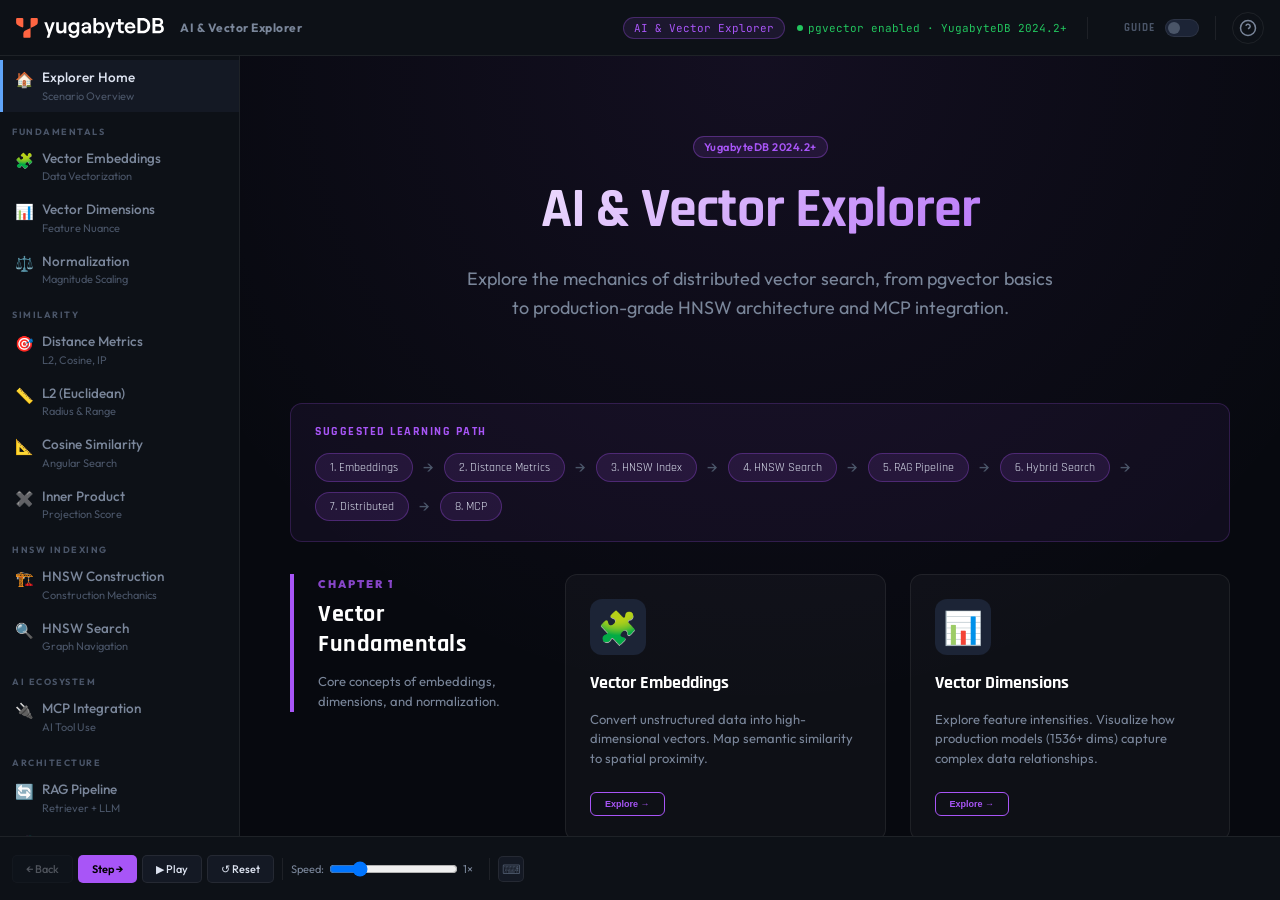
<file: ai/index.html>
<!DOCTYPE html>
<html lang="en">

<head>
  <meta charset="UTF-8">
  <meta name="viewport" content="width=device-width, initial-scale=1.0">
  <title>YugabyteDB AI & Vector Explorer</title>
  <link
    href="https://fonts.googleapis.com/css2?family=JetBrains+Mono:wght@300;400;500;600&family=Rajdhani:wght@500;600;700&family=Outfit:wght@300;400;500&display=swap"
    rel="stylesheet">
  <link rel="stylesheet" href="style.css">
</head>

<body>
  <header>
    <div class="logo">
      <img src="../logo.svg" alt="YugabyteDB" style="height: 20px;">
    </div>
    <span class="logo-txt" style="font-size:12px;color:var(--txt2);font-family:var(--body);margin-left:4px">AI &amp; Vector Explorer</span>

    <div class="header-right">
      <div style="display: flex; align-items: center; gap: 12px; margin-right: 20px; padding-right: 20px; border-right: 1px solid var(--border);">
        <span class="hbadge" id="active-badge">Vectors & Embeddings</span>
        <div class="cluster-health">
          <div class="dot" id="health-dot"></div><span id="health-txt">pgvector enabled · YugabyteDB 2024.2+</span>
        </div>
      </div>

      <div class="guide-control">
        <span>GUIDE</span>
        <label class="slider-switch">
          <input type="checkbox" id="guide-toggle" onchange="toggleGuideSetting(this.checked)">
          <span class="slider"></span>
        </label>
      </div>
      <div class="vertical-sep"></div>
      <div class="help-icon" onclick="toggleHelp()" title="Keyboard Shortcuts (?)">
        <svg viewBox="0 0 24 24" fill="none" stroke="currentColor" stroke-width="2">
          <circle cx="12" cy="12" r="10"></circle>
          <path d="M9.09 9a3 3 0 0 1 5.83 1c0 2-3 3-3 3"></path>
          <line x1="12" y1="17" x2="12.01" y2="17"></line>
        </svg>
      </div>
    </div>
  </header>

  <div class="app-main">
    <!-- SIDEBAR -->
    <nav class="sidebar" id="sidebar">
      <div class="pane-toggle toggle-left" onclick="toggleSidebar()" title="Toggle Sidebar ( [ )">◀</div>

      <button class="sbtn sbtn-home active" onclick="selectScenario(0)">
        <span class="sicon">🏠</span>
        <div>
          <div class="slabel">Explorer Home</div>
          <div class="ssub">Scenario Overview</div>
        </div>
      </button>

      <div class="sgroup">Fundamentals</div>
      <button class="sbtn" onclick="selectScenario(1)">
        <span class="sicon">🧩</span>
        <div>
          <div class="slabel">Vector Embeddings</div>
          <div class="ssub">Data Vectorization</div>
        </div>
      </button>
      <button class="sbtn" onclick="selectScenario(2)">
        <span class="sicon">📊</span>
        <div>
          <div class="slabel">Vector Dimensions</div>
          <div class="ssub">Feature Nuance</div>
        </div>
      </button>
      <button class="sbtn" onclick="selectScenario(3)">
        <span class="sicon">⚖️</span>
        <div>
          <div class="slabel">Normalization</div>
          <div class="ssub">Magnitude Scaling</div>
        </div>
      </button>

      <div class="sgroup">Similarity</div>
      <button class="sbtn" onclick="selectScenario(4)">
        <span class="sicon">🎯</span>
        <div>
          <div class="slabel">Distance Metrics</div>
          <div class="ssub">L2, Cosine, IP</div>
        </div>
      </button>
      <button class="sbtn" onclick="selectScenario(5)">
        <span class="sicon">📏</span>
        <div>
          <div class="slabel">L2 (Euclidean)</div>
          <div class="ssub">Radius & Range</div>
        </div>
      </button>
      <button class="sbtn" onclick="selectScenario(6)">
        <span class="sicon">📐</span>
        <div>
          <div class="slabel">Cosine Similarity</div>
          <div class="ssub">Angular Search</div>
        </div>
      </button>
      <button class="sbtn" onclick="selectScenario(7)">
        <span class="sicon">✖️</span>
        <div>
          <div class="slabel">Inner Product</div>
          <div class="ssub">Projection Score</div>
        </div>
      </button>

      <div class="sgroup">HNSW Indexing</div>
      <button class="sbtn" onclick="selectScenario(8)">
        <span class="sicon">🏗️</span>
        <div>
          <div class="slabel">HNSW Construction</div>
          <div class="ssub">Construction Mechanics</div>
        </div>
      </button>
      <button class="sbtn" onclick="selectScenario(9)">
        <span class="sicon">🔍</span>
        <div>
          <div class="slabel">HNSW Search</div>
          <div class="ssub">Graph Navigation</div>
        </div>
      </button>

      <div class="sgroup">AI Ecosystem</div>
      <button class="sbtn" onclick="selectScenario(10)">
        <span class="sicon">🔌</span>
        <div>
          <div class="slabel">MCP Integration</div>
          <div class="ssub">AI Tool Use</div>
        </div>
      </button>

      <div class="sgroup">Architecture</div>
      <button class="sbtn" onclick="selectScenario(11)">
        <span class="sicon">🔄</span>
        <div>
          <div class="slabel">RAG Pipeline</div>
          <div class="ssub">Retriever + LLM</div>
        </div>
      </button>
      <button class="sbtn" onclick="selectScenario(12)">
        <span class="sicon">🧬</span>
        <div>
          <div class="slabel">Hybrid Search</div>
          <div class="ssub">Filters + Vector</div>
        </div>
      </button>
      <button class="sbtn" onclick="selectScenario(13)">
        <span class="sicon">🌐</span>
        <div>
          <div class="slabel">Distributed HNSW</div>
          <div class="ssub">Multi-node Scaling</div>
        </div>
      </button>
      <div class="sgroup">Advanced Sampling</div>
      <button class="sbtn" onclick="selectScenario(14)">
        <span class="sicon">📈</span>
        <div>
          <div class="slabel">Top-K Sampling</div>
          <div class="ssub">Probability Cutoff</div>
        </div>
      </button>
      <button class="sbtn" onclick="selectScenario(15)">
        <span class="sicon">🌊</span>
        <div>
          <div class="slabel">Top-P Sampling</div>
          <div class="ssub">Nucleus Cumulative</div>
        </div>
      </button>
      <button class="sbtn" onclick="selectScenario(16)">
        <span class="sicon">🎲</span>
        <div>
          <div class="slabel">Hybrid Sampling</div>
          <div class="ssub">Sampling Synergy</div>
        </div>
      </button>
    </nav>

    <!-- MAIN AREA -->
    <div style="flex: 1; display: flex; flex-direction: column; overflow: hidden; background: var(--bg); min-height: 0;">
      <!-- MAIN TABS -->
      <div id="tab-container" style="display:flex; border-bottom:1px solid var(--border); padding: 0 20px; gap: 20px; flex-shrink: 0; align-items:center;">
        <button id="tab-btn-explorer" onclick="switchMainTab('explorer')" style="padding: 12px 0; background: none; border: none; color: var(--leader); font-family: var(--head); font-size: 14px; cursor: pointer; border-bottom: 2px solid var(--leader); font-weight:600;">Vector Explorer</button>
        <button id="tab-btn-guide" onclick="switchMainTab('guide')" style="padding: 12px 0; background: none; border: none; color: var(--txt3); font-family: var(--head); font-size: 14px; cursor: pointer; border-bottom: 2px solid transparent; font-weight:600;">Getting Started Guide</button>
      </div>

      <!-- NARRATION BAR -->
      <div class="narration-bar idle" id="narration-bar">
        <span class="narration-step-badge" id="narration-badge">Ready</span>
        <span class="narration-text" id="narration-text">Select a scenario and click Step → to begin</span>
      </div>

      <!-- HOME VIEW -->
      <div id="home-view">
        <!-- Content dynamically rendered by engine.js -->
      </div>

      <div class="canvas-wrap" id="main-canvas-wrap" style="flex: 1; padding: 0;">
        <div class="canvas-container">
          <!-- SVG for interactive vector space -->
          <svg id="vector-canvas" width="600" height="600" viewBox="0 0 600 600" role="img" aria-label="Interactive vector-space visualization. Each step is narrated in the Step-by-Step Guide panel."></svg>

          <!-- Metrics Reference Overlay -->
          <div id="metrics-ref-overlay" class="math-overlay" style="display:none; left:20px; right:auto; width:330px; top:20px">
            <div style="font-family:var(--head); font-size:14px; color:var(--leader); margin-bottom:10px; border-bottom:1px solid var(--border); padding-bottom:5px">Metrics Reference Guide</div>

            <table style="width: 100%; font-size: 10px; text-align: left; border-collapse: collapse; margin-bottom: 12px;">
              <thead>
                <tr style="border-bottom: 1px solid var(--border); color: var(--txt2);">
                  <th style="padding: 4px 0;">Metric</th>
                  <th>Range</th>
                  <th>Perfect Match</th>
                  <th>Opposite</th>
                </tr>
              </thead>
              <tbody>
                <tr style="border-bottom: 1px solid rgba(255,255,255,0.05);">
                  <td style="padding: 6px 0; color: #60a5fa;">Cosine Sim</td><td>[-1, 1]</td><td style="color:var(--ok)">1</td><td style="color:var(--error)">-1</td>
                </tr>
                <tr style="border-bottom: 1px solid rgba(255,255,255,0.05);">
                  <td style="padding: 6px 0; color: #f59e0b;">Cosine Dist</td><td>[0, 2]</td><td style="color:var(--ok)">0</td><td style="color:var(--error)">2</td>
                </tr>
                <tr style="border-bottom: 1px solid rgba(255,255,255,0.05);">
                  <td style="padding: 6px 0; color: #10b981;">L2 Dist <span class="sql-kw">&lt;-&gt;</span></td><td>[0, ∞)</td><td style="color:var(--ok)">0</td><td style="color:var(--error)">∞</td>
                </tr>
                <tr>
                  <td style="padding: 6px 0; color: #a855f7;">Inner Prod <span class="sql-kw">&lt;#&gt;</span></td><td>(-∞, ∞)</td><td style="color:var(--ok)">Large +</td><td style="color:var(--error)">Large -</td>
                </tr>
              </tbody>
            </table>

            <div style="font-size:11px; color:var(--txt3); margin-bottom: 8px;">Load an interactive example:</div>
            <div style="display:flex; gap:6px; flex-wrap:wrap;">
              <button class="btn" style="font-size:10px; flex:1; padding:4px 0; min-width:80px;" onclick="showL2Example()">📏 L2</button>
              <button class="btn" style="font-size:10px; flex:1; padding:4px 0; min-width:80px;" onclick="showCosineExample()">∡ Cosine</button>
              <button class="btn" style="font-size:10px; flex:1; padding:4px 0; min-width:80px;" onclick="showIPExample()">✖ Inner Prod</button>
            </div>
          </div>

          <!-- Distance Lab Overlay -->
          <div id="dist-lab-overlay" class="math-overlay" style="display:none; right:20px; left:auto; width:340px; bottom:20px; top:auto">
            <div style="display:flex; justify-content:space-between; align-items:center; border-bottom:1px solid var(--border); padding-bottom:5px; margin-bottom:10px">
              <div style="font-family:var(--head); font-size:14px; color:var(--leader)">Distance Mapping Lab</div>
              <button class="btn" id="btn-toggle-norm" onclick="toggleLabNorm()" style="font-size:9px; padding:2px 6px">Normalize: OFF</button>
            </div>

            <div class="math-group" style="margin-bottom:12px">
              <div style="font-size:10px; color:var(--info); margin-bottom:4px">L2 (Euclidean) · <span class="sql-kw">&lt;-&gt;</span></div>
              <div class="math-item"><span class="math-label">Raw Distance</span><span class="math-val" id="lab-l2">0.00</span></div>
              <div id="sql-l2" style="font-size:9px; background:var(--bg); padding:6px; border-radius:4px; color:#8ba3c8; margin-top:6px; font-family:var(--mono);"></div>
            </div>

            <div class="math-group" style="margin-bottom:12px">
              <div style="font-size:10px; color:var(--info); margin-bottom:4px">Cosine Similarity · <span class="sql-kw">&lt;=&gt;</span></div>
              <div class="math-item"><span class="math-label">Similarity (cos θ)</span><span class="math-val" id="lab-cos-sim">0.00</span></div>
              <div class="math-item" style="color:var(--ok)"><span class="math-label">Mapped Dist: 1 - Sim</span><span class="math-val" id="lab-cos-dist">0.00</span></div>
              <div id="sql-cos" style="font-size:9px; background:var(--bg); padding:6px; border-radius:4px; color:#8ba3c8; margin-top:6px; font-family:var(--mono);"></div>
            </div>

            <div class="math-group">
              <div style="font-size:10px; color:var(--info); margin-bottom:4px">Inner Product · <span class="sql-kw">&lt;#&gt;</span></div>
              <div class="math-item"><span class="math-label">Raw Product (a·b)</span><span class="math-val" id="lab-ip">0.00</span></div>
              <div class="math-item" style="color:var(--ok)"><span class="math-label">Mapped Dist: - (a·b)</span><span class="math-val" id="lab-ip-dist">0.00</span></div>
              <div id="sql-ip" style="font-size:9px; background:var(--bg); padding:6px; border-radius:4px; color:#8ba3c8; margin-top:6px; font-family:var(--mono);"></div>
            </div>

            <div id="lab-norm-hint" style="display:none; font-size:10px; color:var(--ok); margin-top:10px; border-top:1px solid var(--border); padding-top:8px; line-height:1.4">
              <b>💡 Geometry Tip:</b> When normalized (mag=1), <b>Inner Product</b> is identical to <b>Cosine Similarity</b>.
            </div>
          </div>

          <!-- HNSW Controls -->
          <div class="param-controls" id="hnsw-controls" style="display:none">
            <div class="param-row"><span>M</span><input type="range" id="param-m" min="2" max="32" value="16"> <span id="val-m">16</span></div>
            <div class="param-row"><span>ef_const</span><input type="range" id="param-efc" min="10" max="200" value="64"> <span id="val-efc">64</span></div>
            <div class="param-row"><span>ef_search</span><input type="range" id="param-efs" min="5" max="100" value="40"> <span id="val-efs">40</span></div>
            <div class="param-row"><span>LIMIT (K)</span><input type="range" id="param-k" min="1" max="20" value="5"> <span id="val-k">5</span></div>
          </div>

          <div class="param-controls" id="sampling-controls" style="display:none">
            <div class="param-row sampling-k-row"><span>Top-K (Count)</span><input type="range" id="param-k-2" min="1" max="20" value="5"> <span id="val-k-2">5</span></div>
            <div class="param-row sampling-p-row"><span>Top-P (Nucleus)</span><input type="range" id="param-p" min="1" max="100" value="70"> <span id="val-p">0.70</span></div>
            <div style="font-size:10px; color:var(--txt3); margin-top:8px; line-height:1.4"><b>Top-K</b>: Fixed number of results.<br><b>Top-P</b>: Dynamic results based on cumulative probability.</div>
          </div>

          <!-- RAG Flow container -->
          <div id="rag-flow-container" style="display:none; width:100%; height:100%"></div>

          <!-- Normalization Info Overlay -->
          <div id="norm-info-overlay" class="math-overlay" style="display:none; right:20px; left:auto; width:340px; top:20px">
            <div style="font-family:var(--head); font-size:14px; color:var(--leader); margin-bottom:10px; border-bottom:1px solid var(--border); padding-bottom:5px">Normalization Lab</div>
            <div style="font-size:11px; color:var(--txt3); margin-bottom:12px; line-height:1.4">Click any row in the Vector Data View below to inspect its mathematical normalization.</div>

            <div class="math-group" style="margin-bottom:12px">
              <div style="font-size:10px; color:var(--info); margin-bottom:4px">1. Original Vector V</div>
              <div class="math-item"><span class="math-label">Value</span><span class="math-val" id="norm-v">[0.0, 0.0]</span></div>
            </div>

            <div class="math-group" style="margin-bottom:12px">
              <div style="font-size:10px; color:var(--info); margin-bottom:4px">2. Magnitude ||V||</div>
              <div class="math-item"><span class="math-label">Formula</span><span class="math-val" style="color:var(--txt3); font-family:var(--mono);">√(x² + y²)</span></div>
              <div class="math-item"><span class="math-label">Calculation</span><span class="math-val" id="norm-mag-calc" style="font-family:var(--mono);">√(0² + 0²)</span></div>
              <div class="math-item"><span class="math-label">Result</span><strong style="color:var(--ok); font-family:var(--mono);" id="norm-mag">0.00</strong></div>
            </div>

            <div class="math-group" style="margin-bottom:12px">
              <div style="font-size:10px; color:var(--info); margin-bottom:4px">3. Normalized Vector</div>
              <div class="math-item"><span class="math-label">Formula</span><span class="math-val" style="color:var(--txt3); font-family:var(--mono);">[x / ||V||, y / ||V||]</span></div>
              <div class="math-item"><span class="math-label">Result</span><strong style="color:var(--ok); font-family:var(--mono);" id="norm-res">[0.0, 0.0]</strong></div>
            </div>

            <div style="margin-top:15px; padding-top:10px; border-top:1px solid var(--border)">
              <div class="math-label" style="margin-bottom:5px">YugabyteDB SQL:</div>
              <div id="norm-sql" style="font-size:9px; background:var(--bg); padding:8px; border-radius:4px; color:#8ba3c8; white-space:pre-wrap; font-family:var(--mono)"></div>
            </div>
          </div>
        </div>
      </div>

      <!-- DATA PANEL AT BOTTOM -->
      <div class="data-panel" id="data-panel" style="width:100%; height:180px; margin-top:0; border-radius:0; border-left:0; border-right:0; border-bottom:0;">
        <div class="log-hdr" style="padding: 6px 12px; flex-shrink: 0; display:flex; justify-content:space-between; align-items:center;">
          Vector Data View
          <span style="font-size:9px; color:var(--txt3); text-transform:none; letter-spacing:0">Click row to highlight vector</span>
        </div>
        <div class="data-table-wrap" style="flex:1">
          <table class="data-table" id="data-table">
            <thead><tr id="data-table-head"></tr></thead>
            <tbody id="data-table-body"></tbody>
          </table>
          </div>
          </div>

          <!-- MAIN GUIDE TAB -->
          <div id="main-guide" style="display:none; flex: 1; overflow-y:auto; padding:30px; box-sizing:border-box; background:var(--bg); color:var(--txt); min-height: 0;">
          <div style="max-width: 800px; margin: 0 auto; padding-bottom: 40px; font-family: var(--body);">
          <h1 style="font-family: var(--head); color: var(--leader); margin-bottom: 10px;">Getting Started with pgvector in YugabyteDB</h1>

          <p style="margin-bottom: 20px; color: var(--txt2); line-height: 1.6;">
            This guide covers the complete lifecycle of working with AI vectors in YugabyteDB, from enabling the extension to tuning HNSW indexes for production workloads.
          </p>

          <div style="background: rgba(168, 85, 247, 0.06); border: 1px solid rgba(168, 85, 247, 0.25); padding: 16px 20px; border-radius: 10px; margin-bottom: 24px;">
            <div style="font-weight: 600; color: var(--leader); font-size: 14px; margin-bottom: 8px;">What is pgvector?</div>
            <p style="color: var(--txt2); font-size: 13px; line-height: 1.6; margin: 0;">pgvector is a PostgreSQL extension that adds a native <code>vector</code> data type and distance operators (<code>&lt;-&gt;</code>, <code>&lt;=&gt;</code>, <code>&lt;#&gt;</code>) to the database. YugabyteDB ships pgvector built-in from version 2.20, meaning you get distributed, fault-tolerant vector storage and HNSW indexing across multiple nodes — no separate vector database required.</p>
          </div>

          <!-- TABLE OF CONTENTS -->
          <nav class="guide-toc" id="guide-toc">
            <ul class="guide-toc-list">
              <li><a href="#guide-s1">1. Extension &amp; DDL</a></li>
              <li><a href="#guide-s2">2. Distance Metrics</a></li>
              <li><a href="#guide-s3">3. Querying</a></li>
              <li><a href="#guide-s4">4. Normalization</a></li>
              <li><a href="#guide-s5">5. HNSW Indexing</a></li>
              <li><a href="#guide-s6">6. RAG Pipeline</a></li>
              <li><a href="#guide-s7">7. Hybrid Search</a></li>
              <li><a href="#guide-s8">8. Production Checklist</a></li>
              <li><a href="#guide-s9">9. MCP Integration</a></li>
              <li><a href="#guide-s10">10. Sampling Strategies</a></li>
              <li><a href="#guide-s11">11. Common Pitfalls</a></li>
            </ul>
          </nav>

          <h2 id="guide-s1" class="guide-section" style="font-family: var(--head); color: #f59e0b; margin-top: 30px; border-bottom: 1px solid var(--border); padding-bottom: 5px;">1. Extension & Table DDL</h2>
          <button class="try-explorer-btn" onclick="switchMainTab('explorer');selectScenario(1)">🧪 Try it in the Explorer →</button>
          <pre style="background: rgba(0,0,0,0.2); padding: 15px; border-radius: 8px; border: 1px solid var(--border); color: #8ba3c8; font-family: var(--mono); font-size: 13px; overflow-x: auto; margin: 15px 0;">
<span class="sql-kw">CREATE EXTENSION IF NOT EXISTS</span> vector;

<span class="sql-kw">CREATE TABLE</span> products (
  id <span class="sql-type">SERIAL PRIMARY KEY</span>,
  name <span class="sql-type">TEXT</span>,
  category <span class="sql-type">TEXT</span>,
  embedding <span class="sql-type">vector</span>(3) <span style="color:var(--txt3)">-- 3 dimensions for this example</span>
);

<span style="color:var(--txt3)">-- Insert 10,000 rows of random synthetic data for testing</span>
<span class="sql-kw">INSERT INTO</span> products (name, category, embedding)
<span class="sql-kw">SELECT</span>
  'Product ' || i,
  <span class="sql-kw">CASE WHEN</span> i % 2 = 0 <span class="sql-kw">THEN</span> 'Electronics' <span class="sql-kw">ELSE</span> 'Fruits' <span class="sql-kw">END</span>,
  ('[' || random() || ',' || random() || ',' || random() || ']')::vector
<span class="sql-kw">FROM</span> generate_series(1, 10000) AS i;
          </pre>

          <h2 id="guide-s2" class="guide-section" style="font-family: var(--head); color: #f59e0b; margin-top: 30px; border-bottom: 1px solid var(--border); padding-bottom: 5px;">2. Distance vs. Similarity</h2>
          <button class="try-explorer-btn" onclick="switchMainTab('explorer');selectScenario(4)">🧪 Try it in the Explorer →</button>
          <p style="margin-bottom: 10px; color: var(--txt2);">Databases optimize for <strong>Distance</strong> (smaller is better) rather than <strong>Similarity</strong> (larger is better). YugabyteDB maps similarity metrics into distances using specific operator classes.</p>

          <div style="background: rgba(245, 158, 11, 0.06); border: 1px solid rgba(245, 158, 11, 0.3); padding: 14px 18px; border-radius: 10px; margin-bottom: 20px;">
            <div style="font-weight: 600; color: #f59e0b; font-size: 13px; margin-bottom: 8px;">🔬 Reading the Vector Data View</div>
            <p style="color: var(--txt2); font-size: 13px; line-height: 1.6; margin: 0 0 8px 0;">Open the <strong>Distance Metrics</strong> scenario in the Explorer and click each step button (L2, Cosine, Inner Product). The <strong>Vector Data View</strong> table at the bottom of the screen updates live — the column header switches between <code>L2 Dist</code>, <code>Cos Dist</code>, and <code>IP Score</code>, the rows re-sort by that metric, and the top-K nearest neighbors are highlighted green.</p>
            <p style="color: var(--txt2); font-size: 13px; line-height: 1.6; margin: 0;">The same three labeled vectors — <em>"Perfect Match"</em>, <em>"Near"</em>, <em>"Far"</em> (L2 view), or <em>"Parallel"</em>, <em>"Orthogonal"</em>, <em>"Opposite"</em> (Cosine view) — produce completely different rankings under each metric. That single observation is the core intuition for metric selection.</p>
          </div>

          <table style="width: 100%; border-collapse: collapse; font-size: 13px; margin-bottom: 20px; background: rgba(0,0,0,0.1); border-radius: 8px;">
            <tr style="border-bottom: 1px solid var(--border); text-align: left; color: var(--txt3);">
              <th style="padding: 8px;">Metric</th>
              <th style="padding: 8px;">Operator</th>
              <th style="padding: 8px;">Similarity Range</th>
              <th style="padding: 8px;">Distance Mapping</th>
              <th style="padding: 8px;">Use Case</th>
            </tr>
            <tr style="border-bottom: 1px solid rgba(255,255,255,0.05);">
              <td style="padding: 8px; color: #10b981;">L2 (Euclidean)</td>
              <td style="padding: 8px;"><code>&lt;-&gt;</code></td>
              <td style="padding: 8px; color: var(--txt2);">N/A</td>
              <td style="padding: 8px; color: var(--txt2);"><code>0</code> (identical) to <code>∞</code></td>
              <td style="padding: 8px; color: var(--txt2);">Spatial data, unnormalized absolute distances.</td>
            </tr>
            <tr style="border-bottom: 1px solid rgba(255,255,255,0.05);">
              <td style="padding: 8px; color: #60a5fa;">Cosine</td>
              <td style="padding: 8px;"><code>&lt;=&gt;</code></td>
              <td style="padding: 8px; color: var(--txt2);"><code>1</code> (identical) to <code>-1</code></td>
              <td style="padding: 8px; color: var(--txt2);"><code>1 - Similarity</code><br><span style="font-size:11px;color:var(--info)">Range: <code>0</code> to <code>2</code></span></td>
              <td style="padding: 8px; color: var(--txt2);">Text embeddings (OpenAI, etc) where angle matters.</td>
            </tr>
            <tr>
              <td style="padding: 8px; color: #a855f7;">Inner Product</td>
              <td style="padding: 8px;"><code>&lt;#&gt;</code></td>
              <td style="padding: 8px; color: var(--txt2);"><code>∞</code> (identical) to <code>-∞</code></td>
              <td style="padding: 8px; color: var(--txt2);"><code>-1 * Similarity</code><br><span style="font-size:11px;color:var(--info)">Range: <code>-∞</code> to <code>∞</code></span></td>
              <td style="padding: 8px; color: var(--txt2);">Fastest for embeddings pre-normalized to length 1.</td>
            </tr>
          </table>

<h3 style="color: #60a5fa; margin-top: 20px; font-size: 14px;">Use Cases for Distance Metrics</h3>
          <p style="margin-bottom: 10px; color: var(--txt2); font-size: 13px;">Different embedding models and applications require different distance calculations. Here is a breakdown of when to use each.</p>

          <div style="background: rgba(16, 185, 129, 0.05); border-left: 3px solid #10b981; padding: 12px; margin-bottom: 15px; border-radius: 4px;">
            <div style="font-weight: 600; color: #10b981; font-size: 13px; margin-bottom: 5px;">1. L2 Euclidean Distance (&lt;-&gt;)</div>
            <div style="color: var(--txt2); font-size: 13px; line-height: 1.5; margin-bottom: 8px;"><strong>Concept:</strong> Measures the physical straight-line distance between two points.</div>
            <div style="color: var(--txt2); font-size: 13px; line-height: 1.5; margin-bottom: 8px;"><strong>Use Case:</strong> Spatial data, RGB color matching, facial recognition, or anytime the <em>absolute magnitude</em> of the data is meaningful.</div>
            <div style="color: var(--txt3); font-size: 12px; font-family: var(--mono); background: rgba(0,0,0,0.2); padding: 6px; border-radius: 4px;">Example: Searching for the closest color to True Red [255, 0, 0]. A vector [250, 10, 5] is very close (low L2 distance), whereas [128, 0, 0] is much darker and further away in space.</div>
          </div>

          <div style="background: rgba(96, 165, 250, 0.05); border-left: 3px solid #60a5fa; padding: 12px; margin-bottom: 15px; border-radius: 4px;">
            <div style="font-weight: 600; color: #60a5fa; font-size: 13px; margin-bottom: 5px;">2. Cosine Distance (&lt;=&gt;)</div>
            <div style="color: var(--txt2); font-size: 13px; line-height: 1.5; margin-bottom: 8px;"><strong>Concept:</strong> Measures the <em>angle</em> between two vectors, completely ignoring their length.</div>
            <div style="color: var(--txt2); font-size: 13px; line-height: 1.5; margin-bottom: 8px;"><strong>Use Case:</strong> Text embeddings and NLP (OpenAI, HuggingFace).</div>
            <div style="color: var(--txt3); font-size: 12px; font-family: var(--mono); background: rgba(0,0,0,0.2); padding: 6px; border-radius: 4px;">Example: Comparing the query "How to cook pasta" to a massive 10-page recipe document about "Boiling noodles". The document vector is huge (large magnitude) compared to the short query, but because they point in the same semantic "direction" (angle), Cosine considers them highly similar.</div>
          </div>

          <div style="background: rgba(168, 85, 247, 0.05); border-left: 3px solid #a855f7; padding: 12px; margin-bottom: 15px; border-radius: 4px;">
            <div style="font-weight: 600; color: #a855f7; font-size: 13px; margin-bottom: 5px;">3. Inner Product (&lt;#&gt;)</div>
            <div style="color: var(--txt2); font-size: 13px; line-height: 1.5; margin-bottom: 8px;"><strong>Concept:</strong> Multiplies the vectors together. It takes <em>both</em> angle and magnitude into account.</div>
            <div style="color: var(--txt2); font-size: 13px; line-height: 1.5; margin-bottom: 8px;"><strong>Use Case:</strong> High-performance recommendation systems (like Netflix/Amazon predicting user click-through rates) OR replacing Cosine search for maximum speed.</div>
            <div style="color: var(--txt3); font-size: 12px; font-family: var(--mono); background: rgba(0,0,0,0.2); padding: 6px; border-radius: 4px;">Example: If you normalize all your text embeddings to a length of exactly 1 before inserting them into YugabyteDB, Inner Product mathematically produces the exact same ranking as Cosine, but requires significantly fewer CPU cycles to calculate.</div>
          </div>

          <h2 id="guide-s3" class="guide-section" style="font-family: var(--head); color: #f59e0b; margin-top: 40px; border-bottom: 1px solid var(--border); padding-bottom: 5px;">3. Querying: Similarity vs. Distance</h2>
          <p style="margin-bottom: 10px; color: var(--txt2); font-size: 13px;">When querying, you often want to return the actual mathematical <strong>Similarity</strong> (e.g., "95% match") to the application, but you <strong>must</strong> use the <strong>Distance</strong> operator in the <code>ORDER BY</code> clause to utilize the HNSW index.</p>

          <h3 style="color: #60a5fa; margin-top: 20px; font-size: 14px;">L2 (Euclidean) Example</h3>
          <pre style="background: rgba(0,0,0,0.2); padding: 15px; border-radius: 8px; border: 1px solid var(--border); color: #8ba3c8; font-family: var(--mono); font-size: 13px; overflow-x: auto; margin: 15px 0;">
<span style="color:var(--txt3)">-- L2 only has Distance, not a standard "Similarity" bound.</span>
<span class="sql-kw">SELECT</span>
  name,
  (embedding <span class="sql-kw" style="color:#f59e0b">&lt;-&gt;</span> '[0.12, -0.55, 0.89]') <span class="sql-kw">AS</span> distance
<span class="sql-kw">FROM</span> products
<span class="sql-kw">ORDER BY</span> embedding <span class="sql-kw" style="color:#f59e0b">&lt;-&gt;</span> '[0.12, -0.55, 0.89]' <span class="sql-kw">ASC</span>
<span class="sql-kw">LIMIT</span> 5;
          </pre>

          <h3 style="color: #60a5fa; margin-top: 20px; font-size: 14px;">Cosine Example</h3>
          <pre style="background: rgba(0,0,0,0.2); padding: 15px; border-radius: 8px; border: 1px solid var(--border); color: #8ba3c8; font-family: var(--mono); font-size: 13px; overflow-x: auto; margin: 15px 0;">
<span style="color:var(--txt3)">-- 1 - Distance = Cosine Similarity</span>
<span class="sql-kw">SELECT</span>
  name,
  1 - (embedding <span class="sql-kw" style="color:#f59e0b">&lt;=&gt;</span> '[0.12, -0.55, 0.89]') <span class="sql-kw">AS</span> similarity,
  (embedding <span class="sql-kw" style="color:#f59e0b">&lt;=&gt;</span> '[0.12, -0.55, 0.89]') <span class="sql-kw">AS</span> distance
<span class="sql-kw">FROM</span> products
<span class="sql-kw">ORDER BY</span> embedding <span class="sql-kw" style="color:#f59e0b">&lt;=&gt;</span> '[0.12, -0.55, 0.89]' <span class="sql-kw">ASC</span> <span style="color:var(--txt3)">-- Index used here</span>
<span class="sql-kw">LIMIT</span> 5;
          </pre>

          <h3 style="color: #60a5fa; margin-top: 20px; font-size: 14px;">Inner Product Example</h3>
          <pre style="background: rgba(0,0,0,0.2); padding: 15px; border-radius: 8px; border: 1px solid var(--border); color: #8ba3c8; font-family: var(--mono); font-size: 13px; overflow-x: auto; margin: 15px 0;">
<span style="color:var(--txt3)">-- -1 * Distance = Inner Product Similarity</span>
<span class="sql-kw">SELECT</span>
  name,
  -1 * (embedding <span class="sql-kw" style="color:#f59e0b">&lt;#&gt;</span> '[0.12, -0.55, 0.89]') <span class="sql-kw">AS</span> similarity,
  (embedding <span class="sql-kw" style="color:#f59e0b">&lt;#&gt;</span> '[0.12, -0.55, 0.89]') <span class="sql-kw">AS</span> distance
<span class="sql-kw">FROM</span> products
<span class="sql-kw">ORDER BY</span> embedding <span class="sql-kw" style="color:#f59e0b">&lt;#&gt;</span> '[0.12, -0.55, 0.89]' <span class="sql-kw">ASC</span>
<span class="sql-kw">LIMIT</span> 5;
          </pre>


          <h2 id="guide-s4" class="guide-section" style="font-family: var(--head); color: #f59e0b; margin-top: 40px; border-bottom: 1px solid var(--border); padding-bottom: 5px;">4. Vector Normalization</h2>
          <button class="try-explorer-btn" onclick="switchMainTab('explorer');selectScenario(3)">🧪 Try it in the Explorer →</button>
          <p style="margin-bottom: 10px; color: var(--txt2); font-size: 13px;">Normalization scales a vector so that its total length (magnitude) is exactly 1, mapping it onto a "Unit Hypersphere".</p>

          <h3 style="color: #60a5fa; margin-top: 20px; font-size: 14px;">The Formula</h3>
          <p style="margin-bottom: 10px; color: var(--txt2); font-size: 13px;">To normalize a vector <code>V</code>, divide every dimension by its Euclidean magnitude <code>|V|</code>.</p>
          <pre style="background: rgba(0,0,0,0.2); padding: 15px; border-radius: 8px; border: 1px solid var(--border); color: #8ba3c8; font-family: var(--mono); font-size: 13px; overflow-x: auto; margin: 15px 0;">
<span style="color:var(--txt3)">-- 1. Calculate Magnitude: </span>
|V| = sqrt(v1² + v2² + ... + vn²)

<span style="color:var(--txt3)">-- 2. Normalize Vector:</span>
V_norm = [v1 / |V|, v2 / |V|, ..., vn / |V|]

<span style="color:var(--txt3)">-- In YugabyteDB, use the built-in function:</span>
<span class="sql-kw">SELECT</span> l2_normalize('[3.0, 4.0]'::vector); <span style="color:var(--txt3)">-- Returns [0.6, 0.8]</span>
          </pre>

          <h3 style="color: #60a5fa; margin-top: 20px; font-size: 14px;">Impact on Distance Metrics</h3>
          <p style="margin-bottom: 10px; color: var(--txt2); font-size: 13px;">When vectors are <strong>normalized</strong> (length = 1), the relationships between metrics mathematically collapse:</p>
          <ul style="color: var(--txt2); font-size: 13px; line-height: 1.6; margin-left: 20px; margin-bottom: 20px;">
            <li><strong>Cosine vs Inner Product</strong>: Cosine Similarity and Inner Product become <strong>exactly equal</strong>. Because Cosine calculates <code>(A·B) / (|A||B|)</code>, if <code>|A|=1</code> and <code>|B|=1</code>, the formula simply becomes <code>A·B</code> (Inner Product).</li>
            <li><strong>Performance</strong>: Inner Product requires fewer arithmetic operations than Cosine. Therefore, the most efficient architecture is to normalize your vectors in the application layer, store them in YugabyteDB, build an Inner Product index, and search using <code>&lt;#&gt;</code>.</li>
            <li><strong>L2 Distance</strong>: The relative ordering (ranking) of L2 distance becomes identical to Cosine and Inner Product when vectors are normalized.</li>
          </ul>

          <h3 style="color: #60a5fa; margin-top: 20px; font-size: 14px;">Examples: Without vs With Normalization</h3>
          <pre style="background: rgba(0,0,0,0.2); padding: 15px; border-radius: 8px; border: 1px solid var(--border); color: #8ba3c8; font-family: var(--mono); font-size: 13px; overflow-x: auto; margin: 15px 0;">
<span style="color:var(--txt3)">-- V1: [3, 4]  (Magnitude 5)</span>
<span style="color:var(--txt3)">-- V2: [6, 8]  (Magnitude 10, parallel to V1)</span>

<span style="color:var(--txt3)">-- 🔴 WITHOUT NORMALIZATION:</span>
<span class="sql-kw">SELECT</span> '[3.0, 4.0]'::vector <span class="sql-kw">&lt;-&gt;</span> '[6.0, 8.0]'::vector; <span style="color:var(--txt3)">-- L2 Distance: 5</span>
<span class="sql-kw">SELECT</span> '[3.0, 4.0]'::vector <span class="sql-kw">&lt;=&gt;</span> '[6.0, 8.0]'::vector; <span style="color:var(--txt3)">-- Cosine Distance: 0 (Identical angle)</span>
<span class="sql-kw">SELECT</span> '[3.0, 4.0]'::vector <span class="sql-kw">&lt;#&gt;</span> '[6.0, 8.0]'::vector; <span style="color:var(--txt3)">-- Inner Product Dist: -50</span>

<span style="color:var(--txt3)">-- 🟢 WITH NORMALIZATION (Both become [0.6, 0.8]):</span>
<span class="sql-kw">SELECT</span> l2_normalize('[3.0, 4.0]') <span class="sql-kw">&lt;-&gt;</span> l2_normalize('[6.0, 8.0]'); <span style="color:var(--txt3)">-- L2 Distance: 0</span>
<span class="sql-kw">SELECT</span> l2_normalize('[3.0, 4.0]') <span class="sql-kw">&lt;=&gt;</span> l2_normalize('[6.0, 8.0]'); <span style="color:var(--txt3)">-- Cosine Distance: 0</span>
<span class="sql-kw">SELECT</span> l2_normalize('[3.0, 4.0]') <span class="sql-kw">&lt;#&gt;</span> l2_normalize('[6.0, 8.0]'); <span style="color:var(--txt3)">-- Inner Product Dist: -1</span>
          </pre>


          <h2 id="guide-s5" class="guide-section" style="font-family: var(--head); color: #f59e0b; margin-top: 40px; border-bottom: 1px solid var(--border); padding-bottom: 5px;">5. HNSW Indexing & Execution Plans</h2>
          <button class="try-explorer-btn" onclick="switchMainTab('explorer');selectScenario(8)">🧪 Try it in the Explorer →</button>
          <p style="margin-bottom: 10px; color: var(--txt2);">Indexes are specific to the distance operator. You must create an index with the exact operator class you intend to search with.</p>

          <h3 style="color: #60a5fa; margin-top: 20px; font-size: 14px;">Index Creation</h3>
          <pre style="background: rgba(0,0,0,0.2); padding: 15px; border-radius: 8px; border: 1px solid var(--border); color: #8ba3c8; font-family: var(--mono); font-size: 13px; overflow-x: auto; margin: 15px 0;">
<span style="color:var(--txt3)">-- Index for Cosine Distance (&lt;=&gt;)</span>
<span class="sql-kw">CREATE INDEX</span> idx_cosine <span class="sql-kw">ON</span> products <span class="sql-kw">USING</span> hnsw (embedding vector_cosine_ops) <span class="sql-kw">WITH</span> (m = 16, ef_construction = 64);

<span style="color:var(--txt3)">-- Index for L2 Distance (&lt;-&gt;)</span>
<span class="sql-kw">CREATE INDEX</span> idx_l2 <span class="sql-kw">ON</span> products <span class="sql-kw">USING</span> hnsw (embedding vector_l2_ops);

<span style="color:var(--txt3)">-- Index for Inner Product (&lt;#&gt;)</span>
<span class="sql-kw">CREATE INDEX</span> idx_ip <span class="sql-kw">ON</span> products <span class="sql-kw">USING</span> hnsw (embedding vector_ip_ops);
          </pre>

          <h3 style="color: #60a5fa; margin-top: 20px; font-size: 14px;">Search Queries & EXPLAIN Plan</h3>
          <p style="margin-bottom: 10px; color: var(--txt2); font-size: 13px;">When you run a similarity search with an <code>ORDER BY ... LIMIT</code> clause, YugabyteDB will use the HNSW index to push down the KNN (K-Nearest Neighbors) scan.</p>
          <pre style="background: rgba(0,0,0,0.2); padding: 15px; border-radius: 8px; border: 1px solid var(--border); color: #8ba3c8; font-family: var(--mono); font-size: 13px; overflow-x: auto; margin: 15px 0;">
<span style="color:var(--txt3)">-- Find the 5 most similar products based on Cosine Distance</span>
<span class="sql-kw">EXPLAIN</span> (ANALYZE, COSTS OFF)
<span class="sql-kw">SELECT</span> name, embedding <span class="sql-kw" style="color:#f59e0b">&lt;=&gt;</span> '[0.12, -0.55, 0.89]' AS dist
<span class="sql-kw">FROM</span> products
<span class="sql-kw">ORDER BY</span> embedding <span class="sql-kw" style="color:#f59e0b">&lt;=&gt;</span> '[0.12, -0.55, 0.89]'
<span class="sql-kw">LIMIT</span> 5;
          </pre>

          <p style="margin-bottom: 5px; color: var(--txt2); font-size: 13px;"><strong>Execution Plan Output:</strong></p>
          <pre style="background: #1e1e1e; padding: 15px; border-radius: 8px; border: 1px solid var(--border); color: #a9b7c6; font-family: var(--mono); font-size: 12px; overflow-x: auto; margin-bottom: 15px;">
 Limit (actual time=2.134..2.145 rows=5 loops=1)
   -&gt;  Index Scan using idx_cosine on products (actual time=2.133..2.143 rows=5 loops=1)
         Order By: (embedding &lt;=&gt; '[0.12,-0.55,0.89]'::vector)
 Planning Time: 0.128 ms
 Execution Time: 2.181 ms
          </pre>
          <p style="margin-bottom: 10px; color: var(--txt2); font-size: 13px;">Notice the <strong>Index Scan</strong> indicating that the HNSW index successfully served the nearest neighbors without scanning the full 10,000 rows.</p>

          <h3 style="color: #60a5fa; margin-top: 20px; font-size: 14px;">Tuning HNSW: The Highway Analogy</h3>
          <p style="margin-bottom: 10px; color: var(--txt2); font-size: 13px;">Think of an HNSW index as building a multi-layered highway network connecting thousands of cities (vectors) across a country. When you query the database, you are starting at a random drop-in point and trying to drive to your target destination as fast as possible.</p>

          <table style="width: 100%; border-collapse: collapse; font-size: 13px; margin-bottom: 20px; background: rgba(0,0,0,0.1); border-radius: 8px;">
            <tr style="border-bottom: 1px solid var(--border); text-align: left; color: var(--txt3);">
              <th style="padding: 10px;">Parameter</th>
              <th style="padding: 10px;">Default</th>
              <th style="padding: 10px;">The Analogy</th>
              <th style="padding: 10px;">Pros & Cons</th>
            </tr>
            <tr style="border-bottom: 1px solid rgba(255,255,255,0.05);">
              <td style="padding: 10px; color: #f59e0b; vertical-align: top;"><code>m</code><br><span style="font-size:10px;color:var(--txt3)">(Build Time)</span></td>
              <td style="padding: 10px; vertical-align: top;">16</td>
              <td style="padding: 10px; color: var(--txt2); vertical-align: top;"><strong>Highway Connections:</strong> The maximum number of roads connecting one city to another.</td>
              <td style="padding: 10px; color: var(--txt2); vertical-align: top;">
                <strong>Higher (e.g. 32, 64)</strong>: More roads mean fewer dead-ends and shortcuts are easier to find (higher Recall for high-dimension data). <em>Cons</em>: Costs more concrete (RAM/Storage) and takes longer to build.<br><br>
                <strong>Optimal</strong>: 16 is fine for < 500 dims. Use 32+ for 1536+ dimension models (like OpenAI).
              </td>
            </tr>
            <tr style="border-bottom: 1px solid rgba(255,255,255,0.05);">
              <td style="padding: 10px; color: #f59e0b; vertical-align: top;"><code>ef_construction</code><br><span style="font-size:10px;color:var(--txt3)">(Build Time)</span></td>
              <td style="padding: 10px; vertical-align: top;">64</td>
              <td style="padding: 10px; color: var(--txt2); vertical-align: top;"><strong>City Planning Effort:</strong> How exhaustively the city planners search for the absolute best neighboring cities to build roads to when a new city is added.</td>
              <td style="padding: 10px; color: var(--txt2); vertical-align: top;">
                <strong>Higher (e.g. 128, 200)</strong>: Creates a near-perfect highway network, significantly boosting search accuracy. <em>Cons</em>: Makes `INSERT` and `CREATE INDEX` much slower.<br><br>
                <strong>Optimal</strong>: Set to at least 2x your `m` value (e.g., 128 or 200).
              </td>
            </tr>
            <tr>
              <td style="padding: 10px; color: #f59e0b; vertical-align: top;"><code>ef_search</code><br><span style="font-size:10px;color:var(--txt3)">(Run Time)</span></td>
              <td style="padding: 10px; vertical-align: top;">40</td>
              <td style="padding: 10px; color: var(--txt2); vertical-align: top;"><strong>GPS Route Candidates:</strong> While driving, how many alternate routes your GPS actively tracks and evaluates simultaneously.</td>
              <td style="padding: 10px; color: var(--txt2); vertical-align: top;">
                <strong>Higher (e.g. 100)</strong>: You check more routes, virtually guaranteeing you find the shortest path (Recall approaches 100%). <em>Cons</em>: Checking 100 routes per hop costs CPU time, increasing query latency.<br><br>
                <strong>Optimal</strong>: Tune this per-session based on your latency SLA (e.g., 100). It MUST be >= your `LIMIT`.
              </td>
            </tr>
          </table>

          <pre style="background: rgba(0,0,0,0.2); padding: 15px; border-radius: 8px; border: 1px solid var(--border); color: #8ba3c8; font-family: var(--mono); font-size: 13px; overflow-x: auto; margin: 15px 0;">
<span style="color:var(--txt3)">-- Tune search accuracy vs latency per session</span>
<span class="sql-kw">SET</span> hnsw.ef_search = 100;

<span class="sql-kw">SELECT</span> name <span class="sql-kw">FROM</span> products <span class="sql-kw">ORDER BY</span> embedding <span class="sql-kw" style="color:#f59e0b">&lt;=&gt;</span> '[0.1, 0.2, ...]' <span class="sql-kw">LIMIT</span> 5;
          </pre>


          <h2 id="guide-s6" class="guide-section" style="font-family: var(--head); color: #f59e0b; margin-top: 40px; border-bottom: 1px solid var(--border); padding-bottom: 5px;">6. Building a RAG Pipeline</h2>
          <button class="try-explorer-btn" onclick="switchMainTab('explorer');selectScenario(11)">🧪 Try it in the Explorer →</button>
          <p style="margin-bottom: 10px; color: var(--txt2); font-size: 13px;">Retrieval-Augmented Generation (RAG) is the architecture used to ground Large Language Models (LLMs) with your private, proprietary data stored in YugabyteDB.</p>

          <div style="display: flex; flex-direction: column; gap: 15px; margin-bottom: 20px;">
            <div style="background: rgba(255,255,255,0.02); border: 1px solid var(--border); padding: 15px; border-radius: 8px;">
              <div style="font-weight: 600; color: #10b981; font-size: 14px; margin-bottom: 10px;">Step 1: Embed and Store Documents</div>
              <p style="color: var(--txt2); font-size: 13px; line-height: 1.5; margin-bottom: 10px;">First, you must process your knowledge base. Text is chunked into smaller paragraphs, sent to an embedding model (like OpenAI), and the resulting text and vector are stored together.</p>
              <pre style="background: rgba(0,0,0,0.3); padding: 10px; border-radius: 4px; color: #8ba3c8; font-family: var(--mono); font-size: 12px; margin: 0;">
<span class="sql-kw">CREATE TABLE</span> knowledge_base (id <span class="sql-type">SERIAL</span>, content <span class="sql-type">TEXT</span>, embedding <span class="sql-type">vector</span>(1536));
<span class="sql-kw">CREATE INDEX ON</span> knowledge_base <span class="sql-kw">USING</span> hnsw (embedding vector_cosine_ops);

<span style="color:var(--txt3)">-- App inserts chunked text alongside the vector generated by the LLM</span>
<span class="sql-kw">INSERT INTO</span> knowledge_base (content, embedding) <span class="sql-kw">VALUES</span> ('YugabyteDB uses Raft...', '[0.12, -0.55, 0.89]');</pre>
            </div>

            <div style="background: rgba(255,255,255,0.02); border: 1px solid var(--border); padding: 15px; border-radius: 8px;">
              <div style="font-weight: 600; color: #60a5fa; font-size: 14px; margin-bottom: 10px;">Step 2: Semantic Retrieval</div>
              <p style="color: var(--txt2); font-size: 13px; line-height: 1.5; margin-bottom: 10px;">When a user asks a question (e.g., "How does replication work?"), the app converts the question into a vector and searches the database for the closest semantic matches.</p>
              <pre style="background: rgba(0,0,0,0.3); padding: 10px; border-radius: 4px; color: #8ba3c8; font-family: var(--mono); font-size: 12px; margin: 0;">
<span style="color:var(--txt3)">-- Retrieve the top 3 most relevant document chunks to the user's question</span>
<span class="sql-kw">SELECT</span> content <span class="sql-kw">FROM</span> knowledge_base
<span class="sql-kw">ORDER BY</span> embedding <span class="sql-kw" style="color:#f59e0b">&lt;=&gt;</span> '[-0.01, 0.55, 0.89]' <span class="sql-kw">LIMIT</span> 3;</pre>
            </div>

            <div style="background: rgba(255,255,255,0.02); border: 1px solid var(--border); padding: 15px; border-radius: 8px;">
              <div style="font-weight: 600; color: #a855f7; font-size: 14px; margin-bottom: 10px;">Step 3: Augment and Generate</div>
              <p style="color: var(--txt2); font-size: 13px; line-height: 1.5; margin-bottom: 0;">The application takes the text content returned by YugabyteDB and injects it directly into the prompt sent to the LLM. <i>"Answer the user's question using ONLY the following context: [Context 1] [Context 2]..."</i>. This prevents hallucinations.</p>
            </div>
          </div>


          <h2 id="guide-s7" class="guide-section" style="font-family: var(--head); color: #f59e0b; margin-top: 40px; border-bottom: 1px solid var(--border); padding-bottom: 5px;">7. Hybrid Search</h2>
          <button class="try-explorer-btn" onclick="switchMainTab('explorer');selectScenario(12)">🧪 Try it in the Explorer →</button>
          <p style="margin-bottom: 10px; color: var(--txt2); font-size: 13px;">Pure similarity search is rarely enough. Applications usually need to combine <strong>Semantic Search</strong> (vectors) with <strong>Structural Search</strong> (relational data like tenant IDs, dates, and categories).</p>

          <h3 style="color: #60a5fa; margin-top: 20px; font-size: 14px;">The Partial Index Approach</h3>
          <p style="margin-bottom: 10px; color: var(--txt2); font-size: 13px;">The most performant way to execute Hybrid Search in YugabyteDB is to build <strong>Partial HNSW Indexes</strong> on your most highly-filtered columns (like <code>tenant_id</code> or categorical partitions). This ensures the HNSW graph is perfectly pre-filtered.</p>
          <pre style="background: rgba(0,0,0,0.2); padding: 15px; border-radius: 8px; border: 1px solid var(--border); color: #8ba3c8; font-family: var(--mono); font-size: 13px; overflow-x: auto; margin: 15px 0;">
<span style="color:var(--txt3)">-- Build an HNSW graph ONLY for electronics</span>
<span class="sql-kw">CREATE INDEX</span> idx_elec_cosine <span class="sql-kw">ON</span> products <span class="sql-kw">USING</span> hnsw (embedding vector_cosine_ops)
<span class="sql-kw">WHERE</span> category = 'Electronics';

<span style="color:var(--txt3)">-- Build an HNSW graph ONLY for fruits</span>
<span class="sql-kw">CREATE INDEX</span> idx_fruit_cosine <span class="sql-kw">ON</span> products <span class="sql-kw">USING</span> hnsw (embedding vector_cosine_ops)
<span class="sql-kw">WHERE</span> category = 'Fruits';
          </pre>

          <h3 style="color: #60a5fa; margin-top: 20px; font-size: 14px;">Hybrid Search Query</h3>
          <p style="margin-bottom: 10px; color: var(--txt2); font-size: 13px;">When you include the exact <code>WHERE</code> clause used in your partial index alongside the vector <code>ORDER BY</code>, YugabyteDB efficiently routes the query to the correct subgraph.</p>
          <pre style="background: rgba(0,0,0,0.2); padding: 15px; border-radius: 8px; border: 1px solid var(--border); color: #8ba3c8; font-family: var(--mono); font-size: 13px; overflow-x: auto; margin: 15px 0;">
<span style="color:var(--txt3)">-- Find the most similar products THAT ARE ALSO strictly Electronics under $50</span>
<span class="sql-kw">SELECT</span>
  name,
  price,
  (embedding <span class="sql-kw" style="color:#f59e0b">&lt;=&gt;</span> '[0.1, 0.5, 0.8]') <span class="sql-kw">AS</span> distance
<span class="sql-kw">FROM</span> products
<span class="sql-kw">WHERE</span> category = 'Electronics' <span style="color:var(--txt3)">-- Hits the partial index</span>
  <span class="sql-kw">AND</span> price &lt; 50.00            <span style="color:var(--txt3)">-- Standard relational filtering</span>
<span class="sql-kw">ORDER BY</span> embedding <span class="sql-kw" style="color:#f59e0b">&lt;=&gt;</span> '[0.1, 0.5, 0.8]'
<span class="sql-kw">LIMIT</span> 5;
          </pre>
          <p style="margin-bottom: 20px; color: var(--txt2); font-size: 13px;">Without a partial index, the database would have to do a "Post-Filter" (finding KNN results first, then throwing them away if they aren't Electronics) which hurts recall and performance.</p>

          <h3 style="color: #60a5fa; margin-top: 20px; font-size: 14px;">Distributed Vector Search</h3>
          <p style="margin-bottom: 10px; color: var(--txt2); font-size: 13px;">When your data grows beyond a single node, YugabyteDB automatically shards the HNSW index across tablets. At query time, a gateway node scatters the search to every tablet leader in parallel, collects each shard's local Top-K results, and merges them into a single globally-sorted response — all transparently.</p>
          <button class="try-explorer-btn" onclick="switchMainTab('explorer');selectScenario(13)" style="margin-bottom: 40px;">🧪 See Distributed HNSW in the Explorer →</button>

          <h2 id="guide-s8" class="guide-section" style="font-family: var(--head); color: #f59e0b; margin-top: 40px; border-bottom: 1px solid var(--border); padding-bottom: 5px;">8. Production Checklist</h2>
          <p style="margin-bottom: 10px; color: var(--txt2); font-size: 13px;">Before deploying vector search to production, ensure you have addressed these critical items.</p>

          <div style="display: flex; flex-direction: column; gap: 12px; margin-bottom: 20px;">
            <div style="background: rgba(245, 158, 11, 0.05); border-left: 3px solid #f59e0b; padding: 12px; border-radius: 4px;">
              <div style="font-weight: 600; color: #f59e0b; font-size: 13px; margin-bottom: 5px;">Choose the Right Dimension Size</div>
              <div style="color: var(--txt2); font-size: 13px; line-height: 1.5;">Smaller dimensions (768) are faster but less expressive. Larger (1536, 3072) capture more nuance but consume more RAM and slow index builds. Match dimensions to your embedding model: OpenAI <code>text-embedding-3-small</code> = 1536, Cohere <code>embed-v3</code> = 1024.</div>
            </div>

            <div style="background: rgba(16, 185, 129, 0.05); border-left: 3px solid #10b981; padding: 12px; border-radius: 4px;">
              <div style="font-weight: 600; color: #10b981; font-size: 13px; margin-bottom: 5px;">Connection Pooling for Vector Workloads</div>
              <div style="color: var(--txt2); font-size: 13px; line-height: 1.5;">Vector search is CPU-intensive. Use connection pooling (PgBouncer, Odyssey) with <code>transaction</code> mode. Note that session-level settings like <code>SET hnsw.ef_search</code> must be re-applied per transaction when using transaction pooling.</div>
            </div>

            <div style="background: rgba(168, 85, 247, 0.05); border-left: 3px solid #a855f7; padding: 12px; border-radius: 4px;">
              <div style="font-weight: 600; color: #a855f7; font-size: 13px; margin-bottom: 5px;">Monitoring Index Usage</div>
              <div style="color: var(--txt2); font-size: 13px; line-height: 1.5;">Use <code>pg_stat_user_indexes</code> to verify your HNSW index is being hit. If <code>idx_scan = 0</code>, your queries may be falling back to sequential scan — check that you're using the correct operator and have a <code>LIMIT</code> clause.</div>
            </div>

            <div style="background: rgba(239, 68, 68, 0.05); border-left: 3px solid #ef4444; padding: 12px; border-radius: 4px;">
              <div style="font-weight: 600; color: #ef4444; font-size: 13px; margin-bottom: 5px;">ef_search Must Be ≥ LIMIT</div>
              <div style="color: var(--txt2); font-size: 13px; line-height: 1.5;"><code>ef_search</code> controls the candidate pool at query time. If it is smaller than your <code>LIMIT K</code>, the search cannot return K distinct results and recall silently degrades. Rule: <strong>ef_search ≥ LIMIT</strong>, and typically set to 2–5× LIMIT for high recall.</div>
              <div style="color: var(--txt3); font-family: var(--mono); font-size: 12px; background: rgba(0,0,0,0.2); padding: 6px; border-radius: 4px; margin-top: 8px;">SET hnsw.ef_search = 100;  -- LIMIT 20 → ef_search should be ≥ 20, ideally 60–100</div>
            </div>
          </div>

          <pre style="background: rgba(0,0,0,0.2); padding: 15px; border-radius: 8px; border: 1px solid var(--border); color: #8ba3c8; font-family: var(--mono); font-size: 13px; overflow-x: auto; margin: 15px 0;">
<span style="color:var(--txt3)">-- Monitor HNSW index usage</span>
<span class="sql-kw">SELECT</span> indexrelname, idx_scan, idx_tup_read, idx_tup_fetch
<span class="sql-kw">FROM</span> pg_stat_user_indexes
<span class="sql-kw">WHERE</span> indexrelname LIKE '%hnsw%' <span class="sql-kw">OR</span> indexrelname LIKE '%vector%';

<span style="color:var(--txt3)">-- Check index size</span>
<span class="sql-kw">SELECT</span> pg_size_pretty(pg_relation_size('idx_cosine')) AS index_size;

<span style="color:var(--txt3)">-- Rebuild HNSW index online</span>
<span class="sql-kw">REINDEX INDEX</span> CONCURRENTLY idx_cosine;
          </pre>


          <h2 id="guide-s9" class="guide-section" style="font-family: var(--head); color: #f59e0b; margin-top: 40px; border-bottom: 1px solid var(--border); padding-bottom: 5px;">9. MCP Integration</h2>
          <button class="try-explorer-btn" onclick="switchMainTab('explorer');selectScenario(10)">🧪 Try it in the Explorer →</button>

          <h3 style="color: #60a5fa; margin-top: 20px; font-size: 14px;">What is MCP?</h3>
          <p style="margin-bottom: 10px; color: var(--txt2); font-size: 13px;">The <strong>Model Context Protocol (MCP)</strong> is an open standard that enables AI assistants (like Claude) to securely connect to external data sources and tools. Think of it as a universal plug-and-play adapter for LLMs. Instead of building custom API layers for every AI agent, MCP provides a standardized way to expose your enterprise data directly to the models.</p>

          <h3 style="color: #60a5fa; margin-top: 20px; font-size: 14px;">What does it do for YugabyteDB?</h3>
          <p style="margin-bottom: 10px; color: var(--txt2); font-size: 13px;">By using the <a href="https://github.com/yugabyte/yugabytedb-mcp-server" target="_blank" style="color:#60a5fa; text-decoration:underline;">YugabyteDB MCP Server</a>, you instantly grant AI assistants the ability to:</p>
          <ul style="color: var(--txt2); font-size: 13px; line-height: 1.6; margin-left: 20px; margin-bottom: 20px;">
            <li><strong>Introspect Schemas:</strong> The AI can automatically discover tables, columns, and relationships within your distributed database.</li>
            <li><strong>Query Live Data:</strong> The AI can write and execute SQL queries in real-time to answer user questions based on the latest data.</li>
            <li><strong>Perform Vector Search:</strong> The AI can natively perform similarity searches using <code>pgvector</code> without needing an intermediate middleware layer.</li>
          </ul>

          <h3 style="color: #60a5fa; margin-top: 20px; font-size: 14px;">Example Queries for AI Assistants</h3>
          <p style="margin-bottom: 10px; color: var(--txt2); font-size: 13px;">Once integrated, you can ask your AI assistant to execute queries like the following to verify the setup and explore YugabyteDB-specific capabilities:</p>
          <pre style="background: rgba(0,0,0,0.2); padding: 15px; border-radius: 8px; border: 1px solid var(--border); color: #8ba3c8; font-family: var(--mono); font-size: 13px; overflow-x: auto; margin: 15px 0;">
<span style="color:var(--txt3)">-- 1. Verify YugabyteDB Cluster Architecture</span>
<span class="sql-kw">SELECT</span> host, port, region, zone <span class="sql-kw">FROM</span> yb_servers();

<span style="color:var(--txt3)">-- 2. Check Table Distribution & Sharding (Tablets)</span>
<span class="sql-kw">SELECT</span> table_name, num_tablets <span class="sql-kw">FROM</span> yb_table_properties <span class="sql-kw">WHERE</span> table_name = 'products';

<span style="color:var(--txt3)">-- 3. Run a Hybrid Vector Search</span>
<span class="sql-kw">SELECT</span> name, price <span class="sql-kw">FROM</span> products
<span class="sql-kw">WHERE</span> category = 'Electronics'
<span class="sql-kw">ORDER BY</span> embedding <span class="sql-kw" style="color:#f59e0b">&lt;=&gt;</span> '[0.12, -0.55, 0.89]'
<span class="sql-kw">LIMIT</span> 5;
          </pre>
          <p style="margin-bottom: 40px; color: var(--txt2); font-size: 13px;">By using MCP, you empower your AI to act as a highly capable database administrator and data analyst directly over your distributed YugabyteDB cluster.</p>

          <h2 id="guide-s10" class="guide-section" style="font-family: var(--head); color: #f59e0b; margin-top: 40px; border-bottom: 1px solid var(--border); padding-bottom: 5px;">10. Sampling Strategies</h2>
          <button class="try-explorer-btn" onclick="switchMainTab('explorer');selectScenario(16)">🧪 Try Hybrid Sampling Synergy →</button>

          <p style="margin-bottom: 10px; color: var(--txt2); font-size: 13px;">In LLM generation, the model outputs a probability distribution for the next token. <strong>Sampling</strong> is the process of selecting the actual token to print. Choosing the right strategy is critical for balancing "creativity" with "factuality".</p>
          <p style="margin-bottom: 15px; color: var(--txt2); font-size: 13px;">In a YugabyteDB RAG pipeline, your vector search returns the Top-K candidate chunks (<code>LIMIT K</code>). These candidates enter the LLM's context window and influence the token probability distribution. Raising <code>ef_search</code> in YugabyteDB improves <em>retrieval recall</em>; the sampling parameters below then control how the LLM <em>generates</em> from that retrieved context.</p>

          <h3 style="color: #60a5fa; margin-top: 20px; font-size: 14px;">A. Real-World Example: "The cat sat on the..."</h3>
          <p style="margin-bottom: 10px; color: var(--txt2); font-size: 13px;">Imagine the model predicts the following probabilities for the next token:</p>
          <table style="width: 100%; font-size: 12px; text-align: left; border-collapse: collapse; margin: 15px 0; background: rgba(0,0,0,0.2); border-radius: 8px; overflow: hidden;">
            <thead>
              <tr style="background: rgba(59, 130, 246, 0.1); color: var(--leader);">
                <th style="padding: 10px; border-bottom: 1px solid var(--border);">Token</th>
                <th style="padding: 10px; border-bottom: 1px solid var(--border);">Probability</th>
                <th style="padding: 10px; border-bottom: 1px solid var(--border);">Cumulative P</th>
                <th style="padding: 10px; border-bottom: 1px solid var(--border);">Sampling Result</th>
              </tr>
            </thead>
            <tbody style="color: var(--txt2);">
              <tr style="border-bottom: 1px solid rgba(255,255,255,0.05);">
                <td style="padding: 10px;">mat</td><td>0.45</td><td>0.45</td><td>Top-K (1), Top-P (0.5)</td>
              </tr>
              <tr style="border-bottom: 1px solid rgba(255,255,255,0.05);">
                <td style="padding: 10px;">floor</td><td>0.30</td><td>0.75</td><td>Top-K (2), Out of P</td>
              </tr>
              <tr style="border-bottom: 1px solid rgba(255,255,255,0.05);">
                <td style="padding: 10px;">bed</td><td>0.15</td><td>0.90</td><td>Top-K (3), Out of P</td>
              </tr>
              <tr style="border-bottom: 1px solid rgba(255,255,255,0.05);">
                <td style="padding: 10px;">couch</td><td>0.08</td><td>0.98</td><td>Top-K (4), Out of P</td>
              </tr>
              <tr>
                <td style="padding: 10px;">moon</td><td>0.02</td><td>1.00</td><td>Top-K (5), Out of P</td>
              </tr>
            </tbody>
          </table>

          <h3 style="color: #60a5fa; margin-top: 20px; font-size: 14px;">B. SQL Implementations</h3>

          <div style="font-size: 11px; color: var(--txt3); margin-bottom: 8px;">1. Simple Top-K (K=10)</div>
          <pre style="background: rgba(0,0,0,0.2); padding: 12px; border-radius: 8px; border: 1px solid var(--border); color: #8ba3c8; font-family: var(--mono); font-size: 12px; overflow-x: auto; margin: 0 0 15px 0;">
<span class="sql-kw">SELECT</span> token, probability <span class="sql-kw">FROM</span> llm_output <span class="sql-kw">ORDER BY</span> probability <span class="sql-kw">DESC LIMIT</span> 10;</pre>

          <div style="font-size: 11px; color: var(--txt3); margin-bottom: 8px;">2. Top-P / Nucleus (P=0.70)</div>
          <pre style="background: rgba(0,0,0,0.2); padding: 12px; border-radius: 8px; border: 1px solid var(--border); color: #8ba3c8; font-family: var(--mono); font-size: 12px; overflow-x: auto; margin: 0 0 15px 0;">
<span class="sql-kw">WITH</span> ranked <span class="sql-kw">AS</span> (
  <span class="sql-kw">SELECT</span> token, probability,
         <span class="sql-kw">SUM</span>(probability) <span class="sql-kw">OVER</span> (<span class="sql-kw">ORDER BY</span> probability <span class="sql-kw">DESC</span>) <span class="sql-kw">as</span> cum_p
  <span class="sql-kw">FROM</span> llm_output
)
<span class="sql-kw">SELECT</span> token <span class="sql-kw">FROM</span> ranked <span class="sql-kw">WHERE</span> cum_p <= 0.70;</pre>

          <div style="font-size: 11px; color: var(--txt3); margin-bottom: 8px;">3. Advanced: Temperature (T=0.7)</div>
          <pre style="background: rgba(0,0,0,0.2); padding: 12px; border-radius: 8px; border: 1px solid var(--border); color: #8ba3c8; font-family: var(--mono); font-size: 12px; overflow-x: auto; margin: 0 0 15px 0;">
<span class="sql-kw">WITH</span> temp_adjusted <span class="sql-kw">AS</span> (
  <span class="sql-kw">SELECT</span> token, <span class="sql-kw">EXP</span>(<span class="sql-kw">LN</span>(probability) / 0.7) <span class="sql-kw">as</span> adjusted_p <span class="sql-kw">FROM</span> llm_output
),
normalized <span class="sql-kw">AS</span> (
  <span class="sql-kw">SELECT</span> token, adjusted_p / <span class="sql-kw">SUM</span>(adjusted_p) <span class="sql-kw">OVER</span>() <span class="sql-kw">as</span> final_p <span class="sql-kw">FROM</span> temp_adjusted
)
<span class="sql-kw">SELECT</span> * <span class="sql-kw">FROM</span> normalized <span class="sql-kw">ORDER BY</span> final_p <span class="sql-kw">DESC LIMIT</span> 10;</pre>

          <h3 style="color: #60a5fa; margin-top: 20px; font-size: 14px;">C. Comparison & Synergy Table</h3>
          <table style="width: 100%; font-size: 12px; text-align: left; border-collapse: collapse; margin: 15px 0; background: rgba(255,255,255,0.02); border-radius: 8px; overflow: hidden;">
            <thead>
              <tr style="background: rgba(168, 85, 247, 0.1); color: var(--leader);">
                <th style="padding: 10px; border-bottom: 1px solid var(--border);">Strategy</th>
                <th style="padding: 10px; border-bottom: 1px solid var(--border);">Pros</th>
                <th style="padding: 10px; border-bottom: 1px solid var(--border);">Cons</th>
              </tr>
            </thead>
            <tbody style="color: var(--txt2);">
              <tr style="border-bottom: 1px solid rgba(255,255,255,0.05);">
                <td style="padding: 10px; font-weight: 600;">Greedy (K=1)</td><td>Fastest, most deterministic</td><td>Repetitive, lacks "soul"</td>
              </tr>
              <tr style="border-bottom: 1px solid rgba(255,255,255,0.05);">
                <td style="padding: 10px; font-weight: 600;">Top-K (50)</td><td>Reliable noise filter</td><td>Ignores actual distribution shape</td>
              </tr>
              <tr style="border-bottom: 1px solid rgba(255,255,255,0.05);">
                <td style="padding: 10px; font-weight: 600;">Top-P (0.70)</td><td>Dynamic and nuanced</td><td>Computationally heavier (Sort + Sum)</td>
              </tr>
              <tr style="background: rgba(16, 185, 129, 0.05);">
                <td style="padding: 10px; font-weight: 600; color:#10b981;">Hybrid</td><td>Best of both worlds</td><td>Requires careful tuning of K and P</td>
              </tr>
            </tbody>
          </table>

          <h3 style="color: #60a5fa; margin-top: 20px; font-size: 14px;">D. Edge Case Analysis</h3>
          <ul style="color: var(--txt2); font-size: 13px; line-height: 1.6; margin-left: 20px; margin-bottom: 20px;">
            <li><strong>K=0</strong>: Usually treated as "infinity" (disables Top-K).</li>
            <li><strong>P=1.0</strong>: Disables Top-P (includes all tokens in the tail).</li>
            <li><strong>High T + Low P</strong>: A "chaotic" setting that can lead to creative but hallucinated results.</li>
          </ul>

          <h2 id="guide-s11" class="guide-section" style="font-family: var(--head); color: #f59e0b; margin-top: 40px; border-bottom: 1px solid var(--border); padding-bottom: 5px;">11. Common Pitfalls</h2>
          <p style="margin-bottom: 10px; color: var(--txt2); font-size: 13px;">These are the most frequent mistakes developers encounter when working with pgvector in YugabyteDB.</p>

          <div style="display: flex; flex-direction: column; gap: 12px; margin-bottom: 30px;">
            <div style="background: rgba(239, 68, 68, 0.05); border: 1px solid rgba(239, 68, 68, 0.2); padding: 14px; border-radius: 8px;">
              <div style="font-weight: 600; color: #ef4444; font-size: 13px; margin-bottom: 5px;">❌ Mismatched Operator Class</div>
              <div style="color: var(--txt2); font-size: 13px; line-height: 1.5; margin-bottom: 8px;">Creating an index with <code>vector_cosine_ops</code> but querying with <code>&lt;-&gt;</code> (L2). The planner will <strong>NOT</strong> use the index and silently fall back to a sequential scan.</div>
              <div style="color: var(--ok); font-size: 12px; font-family: var(--mono); background: rgba(0,0,0,0.2); padding: 6px; border-radius: 4px;">✅ Fix: Match the operator to the index. <code>vector_cosine_ops</code> → <code>&lt;=&gt;</code>, <code>vector_l2_ops</code> → <code>&lt;-&gt;</code>, <code>vector_ip_ops</code> → <code>&lt;#&gt;</code></div>
            </div>

            <div style="background: rgba(239, 68, 68, 0.05); border: 1px solid rgba(239, 68, 68, 0.2); padding: 14px; border-radius: 8px;">
              <div style="font-weight: 600; color: #ef4444; font-size: 13px; margin-bottom: 5px;">❌ Forgetting the LIMIT Clause</div>
              <div style="color: var(--txt2); font-size: 13px; line-height: 1.5; margin-bottom: 8px;">HNSW indexes <strong>require</strong> an <code>ORDER BY &lt;distance&gt; LIMIT K</code> pattern. Without <code>LIMIT</code>, PG computes distances to <em>all</em> rows, completely defeating the index.</div>
              <div style="color: var(--ok); font-size: 12px; font-family: var(--mono); background: rgba(0,0,0,0.2); padding: 6px; border-radius: 4px;">✅ Fix: Always include LIMIT. Use <code>EXPLAIN</code> to verify "Index Scan" appears in the plan.</div>
            </div>

            <div style="background: rgba(239, 68, 68, 0.05); border: 1px solid rgba(239, 68, 68, 0.2); padding: 14px; border-radius: 8px;">
              <div style="font-weight: 600; color: #ef4444; font-size: 13px; margin-bottom: 5px;">❌ Using Inner Product Without Normalizing</div>
              <div style="color: var(--txt2); font-size: 13px; line-height: 1.5; margin-bottom: 8px;">Inner Product distance is only equivalent to Cosine Distance when all vectors have a magnitude of exactly 1. If you skip normalization, rankings will be wildly incorrect.</div>
              <div style="color: var(--ok); font-size: 12px; font-family: var(--mono); background: rgba(0,0,0,0.2); padding: 6px; border-radius: 4px;">✅ Fix: Normalize in your app layer before INSERT, or use <code>l2_normalize()</code> in SQL. Then safely use <code>&lt;#&gt;</code> for maximum throughput.</div>
            </div>

            <div style="background: rgba(239, 68, 68, 0.05); border: 1px solid rgba(239, 68, 68, 0.2); padding: 14px; border-radius: 8px;">
              <div style="font-weight: 600; color: #ef4444; font-size: 13px; margin-bottom: 5px;">❌ ef_search Too Low for Production</div>
              <div style="color: var(--txt2); font-size: 13px; line-height: 1.5; margin-bottom: 8px;">The default <code>ef_search = 40</code> is fine for dev, but production workloads on high-dimensional data (1536+) often need 100-200 for acceptable recall (&gt;95%).</div>
              <div style="color: var(--ok); font-size: 12px; font-family: var(--mono); background: rgba(0,0,0,0.2); padding: 6px; border-radius: 4px;">✅ Fix: Benchmark with <code>SET hnsw.ef_search = 100;</code> and measure recall vs. latency. Increase until recall stabilizes.</div>
            </div>

            <div style="background: rgba(239, 68, 68, 0.05); border: 1px solid rgba(239, 68, 68, 0.2); padding: 14px; border-radius: 8px;">
              <div style="font-weight: 600; color: #ef4444; font-size: 13px; margin-bottom: 5px;">❌ Mixing Embedding Models</div>
              <div style="color: var(--txt2); font-size: 13px; line-height: 1.5; margin-bottom: 8px;">Inserting vectors from <code>text-embedding-ada-002</code> and querying with <code>text-embedding-3-small</code>. Different models produce incompatible vector spaces — results will be meaningless.</div>
              <div style="color: var(--ok); font-size: 12px; font-family: var(--mono); background: rgba(0,0,0,0.2); padding: 6px; border-radius: 4px;">✅ Fix: Use the same model for both ingestion and query. Store the model name as a column for traceability.</div>
            </div>
          </div>

        </div>
      </div>
    </div>

    <!-- INFO PANEL -->
    <aside class="info-panel" id="info-panel">
      <div class="pane-toggle toggle-right" onclick="toggleInfoPanel()" title="Toggle Info Panel ( ] )">▶</div>
      <div class="i-title" id="i-title-wrap" style="display:flex; justify-content:space-between; align-items:center;">
        <span id="i-title">AI & Vector Search</span>
        <button class="expand-btn" onclick="toggleExpandInfoPanel()" title="Expand Panel">↔</button>
      </div>
      <div class="i-desc" id="i-desc" role="status" aria-live="polite">Learn how high-dimensional vectors and pgvector power AI applications in YugabyteDB.</div>

      <div class="step-sec" id="step-sec"><span class="scount">—</span></div>

      <div class="ddl-sec" id="ddl-sec">
        <div class="lat-title" style="display:flex; justify-content:space-between; align-items:center;">
          YugabyteDB Practice SQL
          <button class="btn" onclick="copySQL()" style="font-size:10px; padding:2px 8px;">Copy</button>
        </div>
        <div class="ddl-code" id="ddl-code"></div>
      </div>

      <div class="log-sec">
        <div class="log-hdr">Step-by-Step Guide</div>
        <div class="log-body" id="log-body" role="log" aria-live="polite" aria-relevant="additions"></div>
      </div>
    </aside>
  </div>

  <!-- CTRL BAR -->
  <div class="ctrl-bar">
    <div class="cgrp">
      <button class="btn" id="btn-back" onclick="stepBack()" disabled>← Back</button>
      <button class="btn btn-p" id="btn-step" onclick="stepForward()">Step →</button>
      <button class="btn" id="btn-play" onclick="togglePlay()">▶ Play</button>
      <button class="btn" id="btn-reset" onclick="resetScenario()">↺ Reset</button>
    </div>
    <div class="cdiv"></div>
    <div class="spd-wrap">Speed: <input type="range" id="spd" min="0.5" max="3" step="0.5" value="1"
        oninput="speedVal=+this.value;document.getElementById('spd-val').textContent=this.value+'×'"><span
        id="spd-val">1×</span></div>
    <div class="cgrp" id="extra-btns"></div>
    <div class="cdiv"></div>
    <div class="kbd-help-btn">
      ⌨
      <div class="kbd-help-popup">
        <div style="font-size:10px; color:var(--leader); margin-bottom:6px; font-weight:600">Keyboard Shortcuts</div>
        <div class="kbd-row"><span class="kbd-desc">Step forward</span><span class="kbd-key">→ / S</span></div>
        <div class="kbd-row"><span class="kbd-desc">Step back</span><span class="kbd-key">←</span></div>
        <div class="kbd-row"><span class="kbd-desc">Play / Pause</span><span class="kbd-key">Space</span></div>
        <div class="kbd-row"><span class="kbd-desc">Reset</span><span class="kbd-key">R</span></div>
        <div class="kbd-row"><span class="kbd-desc">Scenario 1-7</span><span class="kbd-key">1-7</span></div>
      </div>
    </div>
  </div>

  <div class="modal-overlay" id="help-modal" onclick="if(event.target===this) toggleHelp()">
    <div class="modal-content">
      <div class="modal-header">
        <div style="display:flex; align-items:center; gap:12px">
          <div class="help-icon" style="background:var(--accent); color:white; border:none">
            <svg viewBox="0 0 24 24" fill="none" stroke="currentColor" stroke-width="2.5">
              <circle cx="12" cy="12" r="10"></circle>
              <path d="M9.09 9a3 3 0 0 1 5.83 1c0 2-3 3-3 3"></path>
              <line x1="12" y1="17" x2="12.01" y2="17"></line>
            </svg>
          </div>
          <h2 style="margin:0; font-family:var(--head); font-size:20px; letter-spacing:0.5px">Keyboard Shortcuts</h2>
        </div>
        <button class="close-btn" onclick="toggleHelp()">×</button>
      </div>
      <div class="shortcut-grid">
        <div class="shortcut-item"><kbd>H</kbd> <span>Return to Home Page</span></div>
        <div class="shortcut-item"><kbd>G</kbd> <span>Toggle Explorer Guide</span></div>
        <div class="shortcut-item"><kbd>?</kbd> <span>Show / Hide this menu</span></div>
        <div class="shortcut-item"><kbd>F</kbd> <span>Toggle Focus Mode</span></div>
        <div class="shortcut-item"><kbd>←</kbd> / <kbd>→</kbd> <span>Navigate steps</span></div>
        <div class="shortcut-item"><kbd>S</kbd> <span>Next step</span></div>
        <div class="shortcut-item"><kbd>↑</kbd> / <kbd>↓</kbd> <span>Navigate chapters</span></div>
        <div class="shortcut-item"><kbd>Space</kbd> <span>Play / Pause</span></div>
        <div class="shortcut-item"><kbd>R</kbd> <span>Reset scenario</span></div>
        <div class="shortcut-item"><kbd>1</kbd> – <kbd>9</kbd> <span>Jump to scenario</span></div>
        <div class="shortcut-item"><kbd>[</kbd> / <kbd>]</kbd> <span>Toggle sidebars</span></div>
      </div>
    </div>
  </div>

  <div class="tour-guide" id="tour-guide" style="display: none;">
    <div class="tg-hdr">
      <div style="display:flex; align-items:center; gap:8px">
        <div class="tg-icon">🧭</div>
        <span id="tg-title">Scenario Guide</span>
      </div>
      <button class="tg-close" onclick="closeTour()">×</button>
    </div>
    <div class="tg-body" id="tg-text"></div>
    <div class="tg-ctrls">
      <div class="tg-step-info"><span id="tg-current">1</span> / <span id="tg-total">3</span></div>
      <div style="display:flex; gap:8px">
        <button class="tg-btn" onclick="prevTourStep()">Prev</button>
        <button class="tg-btn tg-btn-next" id="tg-next-btn" onclick="nextTourStep()">Next</button>
      </div>
    </div>
  </div>

  <script src="scenarios.js"></script>
  <script src="engine.js"></script>
</body>

</html>
</file>
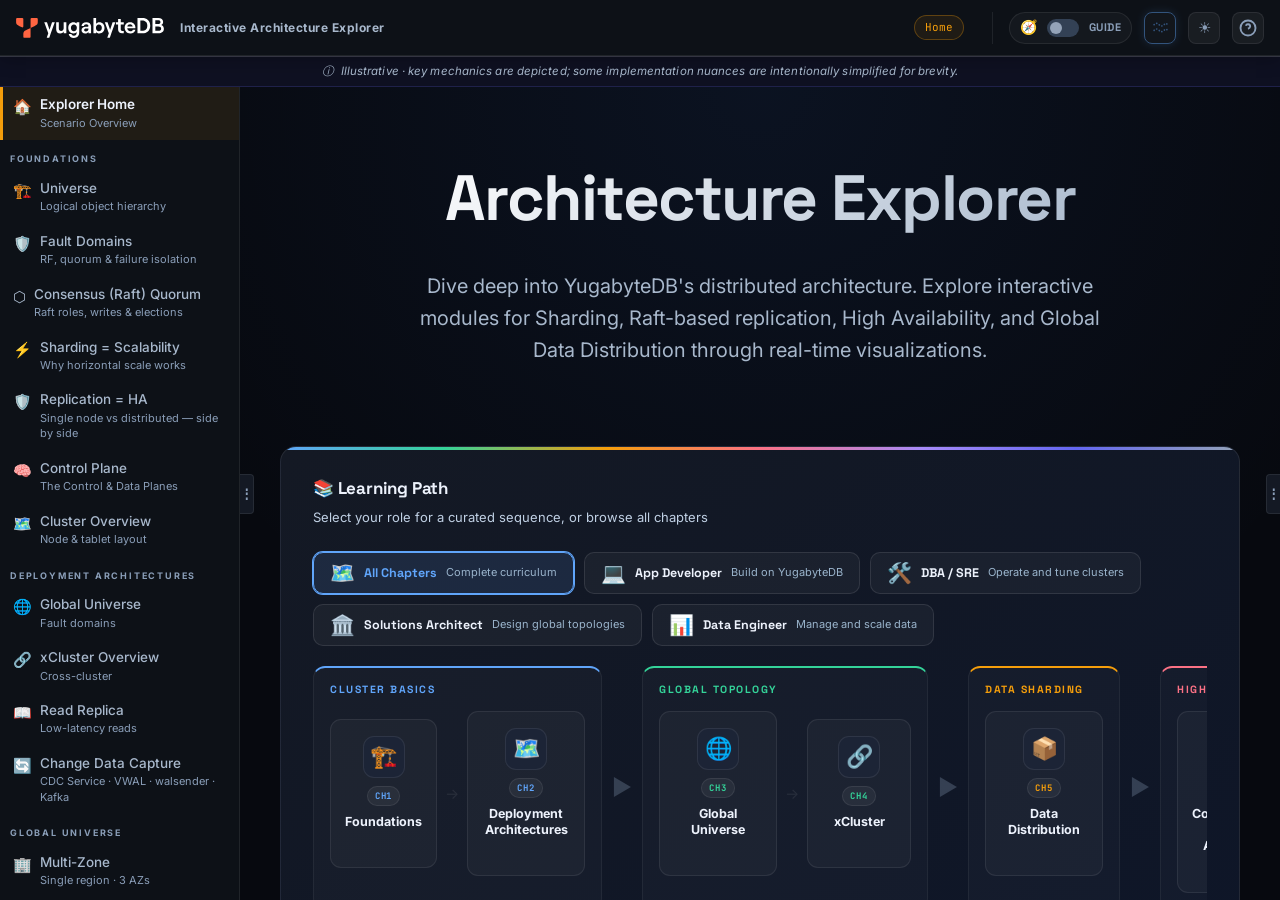
<file: explorer/index.html>
<!DOCTYPE html>
<html lang="en" data-theme="dark">

<head>
  <meta charset="UTF-8">
  <meta name="viewport" content="width=device-width, initial-scale=1.0">
  <title>YugabyteDB Interactive Architecture Explorer</title>
  <link
    href="https://fonts.googleapis.com/css2?family=Inter:wght@300;400;500;600;700&family=Space+Grotesk:wght@400;500;600;700&family=JetBrains+Mono:wght@400;500;600&display=swap"
    rel="stylesheet">
  <link rel="stylesheet" href="style.css">
</head>

<body>
  <header>
    <div class="logo">
      <img id="yb-logo" src="../logo.svg" alt="YugabyteDB" style="height: 20px;">
    </div>
    <span class="logo-txt" style="font-size:12px;color:var(--txt2);font-family:var(--body);margin-left:4px">Interactive Architecture Explorer</span>
    <div class="header-mid">
      <span class="hbadge" id="active-badge">Cluster Overview</span>
      <div class="cluster-health">
        <div class="dot" id="health-dot"></div><span id="health-txt">Healthy · RF=3 · 3 TServers · 7 Raft Groups</span>
      </div>
    </div>
    <div class="header-right">
      <div class="guide-control">
        <span class="guide-icon">🧭</span>
        <label class="switch">
          <input type="checkbox" id="guide-toggle-check" onchange="toggleGuideSetting()">
          <span class="slider"></span>
        </label>
        <span class="guide-label">Guide</span>
      </div>
      <button class="theme-toggle flow-toggle" id="flow-toggle-btn" onclick="toggleFlow()" title="Flow view: Off (W)" aria-label="Toggle flow view">
        <svg viewBox="0 0 24 24" width="17" height="17" stroke="currentColor" stroke-width="2.4" stroke-linecap="round" fill="none">
          <path d="M3 8c2.5-2.5 4.5-2.5 7 0s4.5 2.5 7 0 3-1.5 4-1" stroke-dasharray="0.1 4"></path>
          <path d="M3 16c2.5-2.5 4.5-2.5 7 0s4.5 2.5 7 0 3-1.5 4-1" stroke-dasharray="0.1 4"></path>
        </svg>
      </button>
      <button class="theme-toggle" id="theme-toggle-btn" onclick="toggleTheme()" title="Toggle Light / Dark Mode (T)">☀</button>
      <button class="help-trigger" onclick="toggleHelp()" title="Keyboard Shortcuts (?)">
        <svg viewBox="0 0 24 24" width="18" height="18" stroke="currentColor" stroke-width="2.5" fill="none">
          <circle cx="12" cy="12" r="10"></circle>
          <path d="M9.09 9a3 3 0 0 1 5.83 1c0 2-3 3-3 3"></path>
          <line x1="12" y1="17" x2="12.01" y2="17"></line>
        </svg>
      </button>
    </div>
  </header>
  <div class="notice-bar">
    ⓘ &nbsp;Illustrative · key mechanics are depicted; some implementation nuances are intentionally simplified for brevity.
  </div>

  <div class="app-main">
    <!-- SIDEBAR -->
    <nav class="sidebar" id="sidebar">
      <!-- Populated dynamically by buildSidebar() -->
    </nav>

    <!-- CLUSTER AREA -->
    <div class="cluster-area">
      <div id="home-view" class="home-view" style="display:none"></div>
      <div class="pane-toggle sidebar-toggle" onclick="toggleSidebar()" title="Toggle Sidebar (Left Pane) · [ ">⋮</div>
      <div class="pane-toggle info-toggle" onclick="toggleInfoPanel()" title="Toggle Info Panel (Right Pane) · ]">⋮</div>
      <div class="toolbar">
        <span class="tlabel">LEGEND:</span>
        <span class="tchip tc-l">◉ LEADER</span>
        <span class="tchip tc-f">○ FOLLOWER</span>
        <span class="tchip tc-c">◐ CANDIDATE</span>
        <span class="tchip tc-d">✕ DEAD</span>
        <span class="tchip tc-p">⟊ PARTITIONED</span>
        <span class="tterm-display" id="term-display">Raft Term: 4</span>
      </div>

      <div id="arch-view" class="arch-view" style="display:none"></div>

      <!-- canvas -->
      <div class="canvas-wrap" id="canvas-wrap">
        <svg id="svg-overlay"></svg>
        <div class="region-divider d-v1" style="left: 33%"></div>
        <div class="region-divider d-v2" style="left: 66%"></div>
        <div class="client-box" id="client-box">⬡ App Client</div>

        <!-- Geo-Partitioning: region-pinned client boxes -->
        <div class="geo-client-box" id="geo-client-us">⬡ US-East<br>Client</div>
        <div class="geo-client-box" id="geo-client-eu">⬡ EU-West<br>Client</div>
        <div class="geo-client-box" id="geo-client-apac">⬡ APAC<br>Client</div>

        <!-- Region Info Column (Visible only in Geo-mode) -->
        <div class="region-info-card" id="ric-us">
          <div class="ric-flag">🇺🇸</div>
          <div class="ric-name">US-East</div>
          <div class="ric-meta">AWS us-east-1</div>
        </div>
        <div class="region-info-card" id="ric-eu">
          <div class="ric-flag">🇪🇺</div>
          <div class="ric-name">Europe</div>
          <div class="ric-meta">AWS eu-central-1</div>
        </div>
        <div class="region-info-card" id="ric-apac">
          <div class="ric-flag">🇮🇳</div>
          <div class="ric-name">APAC</div>
          <div class="ric-meta">AWS ap-south-1</div>
        </div>

        <!-- Region US -->
        <div class="node-card" id="node-1">
          <div class="region-label">ap-south-1</div>
          <div class="n-header"><div class="n-indicator" id="ni-1"></div><div class="n-name">TServer-1</div><div class="n-zone">ap-south-1a</div></div>
          <div class="n-body" id="nb-1"></div>
        </div>
        <div class="node-card" id="node-2">
          <div class="region-label">ap-south-1</div>
          <div class="n-header"><div class="n-indicator" id="ni-2"></div><div class="n-name">TServer-2</div><div class="n-zone">ap-south-1b</div></div>
          <div class="n-body" id="nb-2"></div>
        </div>
        <div class="node-card" id="node-3">
          <div class="region-label">ap-south-1</div>
          <div class="n-header"><div class="n-indicator" id="ni-3"></div><div class="n-name">TServer-3</div><div class="n-zone">ap-south-1c</div></div>
          <div class="n-body" id="nb-3"></div>
        </div>

        <!-- Region EU -->
        <div class="node-card" id="node-4" style="display:none">
          <div class="region-label">Europe</div>
          <div class="n-header"><div class="n-indicator" id="ni-4"></div><div class="n-name">TServer-4</div><div class="n-zone">eu-central-1a</div></div>
          <div class="n-body" id="nb-4"></div>
        </div>
        <div class="node-card" id="node-5" style="display:none">
          <div class="region-label">Europe</div>
          <div class="n-header"><div class="n-indicator" id="ni-5"></div><div class="n-name">TServer-5</div><div class="n-zone">eu-central-1b</div></div>
          <div class="n-body" id="nb-5"></div>
        </div>
        <div class="node-card" id="node-6" style="display:none">
          <div class="region-label">Europe</div>
          <div class="n-header"><div class="n-indicator" id="ni-6"></div><div class="n-name">TServer-6</div><div class="n-zone">eu-central-1c</div></div>
          <div class="n-body" id="nb-6"></div>
        </div>

        <!-- Region APAC -->
        <div class="node-card" id="node-7" style="display:none">
          <div class="region-label">APAC</div>
          <div class="n-header"><div class="n-indicator" id="ni-7"></div><div class="n-name">TServer-7</div><div class="n-zone">ap-south-1a</div></div>
          <div class="n-body" id="nb-7"></div>
        </div>
        <div class="node-card" id="node-8" style="display:none">
          <div class="region-label">APAC</div>
          <div class="n-header"><div class="n-indicator" id="ni-8"></div><div class="n-name">TServer-8</div><div class="n-zone">ap-south-1b</div></div>
          <div class="n-body" id="nb-8"></div>
        </div>
        <div class="node-card" id="node-9" style="display:none">
          <div class="region-label">APAC</div>
          <div class="n-header"><div class="n-indicator" id="ni-9"></div><div class="n-name">TServer-9</div><div class="n-zone">ap-south-1c</div></div>
          <div class="n-body" id="nb-9"></div>
        </div>

        <!-- xCluster PRIMARY cluster label -->
        <div class="xc-primary-bar" id="xc-primary-bar">
          <div class="xc-badge primary">PRIMARY</div>
          <div class="xc-region-badge" id="xc-primary-region">ap-south-1</div>
          <div class="xc-city-lbl">Mumbai, IN</div>
          <div class="xc-dot"></div>
        </div>

        <!-- xCluster Latency / CDC Band -->
        <div class="xc-latency-band" id="xc-latency-band">
          <div class="xc-wan-info">
            <div class="xc-wan-lbl">WAN /<br>Internet</div>
            <div class="xc-rtt" id="xc-rtt">RTT ~45ms</div>
            <div class="xc-dir-arrow">↓ Pull</div>
          </div>
          <div class="xc-pollers-wrap">
            <div class="xc-pollers-hdr" id="xc-pollers-hdr">Pollers · ap-south-2</div>
            <div class="xc-pollers">
              <div class="xc-poller" id="xc-p1">
                <div class="xc-poller-dot">P-1</div>
                <div class="xc-poller-lbl">Poller 1</div>
              </div>
              <div class="xc-poller" id="xc-p2">
                <div class="xc-poller-dot">P-2</div>
                <div class="xc-poller-lbl">Poller 2</div>
              </div>
              <div class="xc-poller" id="xc-p3">
                <div class="xc-poller-dot">P-3</div>
                <div class="xc-poller-lbl">Poller 3</div>
              </div>
            </div>
          </div>
          <div class="xc-metrics">
            <div class="xc-metric"><span class="xc-metric-lbl">Lag</span><span class="xc-metric-val" id="xc-lag">—</span></div>
            <div class="xc-metric"><span class="xc-metric-lbl">RPO</span><span class="xc-metric-val" id="xc-rpo">—</span></div>
          </div>
        </div>

        <!-- xCluster SECONDARY cluster label -->
        <div class="xc-secondary-bar" id="xc-secondary-bar">
          <div class="xc-badge secondary" id="xc-secondary-badge">SECONDARY</div>
          <div class="xc-region-badge" id="xc-secondary-region">ap-south-2</div>
          <div class="xc-city-lbl">Hyderabad, IN</div>
        </div>
      </div>

      <!-- FAILURE DASHBOARD -->
      <div class="failure-dash" id="failure-dash" style="height:230px">
        <div class="fd-tabs" id="fd-tabs">
          <button class="fd-tab active" id="fdt-node" onclick="switchFDTab('node')">💥 Node Failure</button>
          <button class="fd-tab" id="fdt-part" onclick="switchFDTab('part')">🔀 Network Partition</button>
          <div style="margin-left:auto;display:flex;align-items:center;gap:8px;padding-right:10px">
            <span id="fd-phase-lbl" style="font-size:10px;color:var(--txt3);font-family:var(--mono)"></span>
          </div>
        </div>
        <div class="fd-content">
          <div class="fd-nodes" id="fd-nodes"></div>
          <div class="fd-tracker">
            <div class="fd-tracker-header">
              <div class="fd-counter">
                <div class="fdc-val" id="fd-write-total">0</div>
                <div class="fdc-lbl">WRITES SENT</div>
              </div>
              <div class="fd-counter">
                <div class="fdc-val" id="fd-write-ok" style="color:var(--ok)">0</div>
                <div class="fdc-lbl">COMMITTED</div>
              </div>
              <div class="fd-counter">
                <div class="fdc-val" id="fd-write-lost" style="color:var(--dead)">0</div>
                <div class="fdc-lbl">REJECTED</div>
              </div>
              <div class="fd-counter">
                  <div class="fdc-val" id="fd-write-lag" style="color:var(--warn)">0</div>
                  <div class="fdc-lbl">LOG LAG</div>
              </div>
              <div style="flex:1"></div>
              <button class="btn btn-p" id="btn-fd-run" onclick="fdToggleAutoWrite()"
                style="font-size:10px;padding:5px 10px">▶ Start Writes</button>
            </div>
            <div class="fd-write-log" id="fd-write-log"></div>
          </div>
        </div>
      </div>

      <!-- SCALABILITY DASHBOARD -->
      <div class="scalability-dash" id="scalability-dash">
        <div class="fd-tabs">
          <div class="fd-tab active">📊 Cluster Balance & Scaling Stats</div>
        </div>
        <div class="sd-content">
          <div id="sd-stats-grid" class="sd-stats-grid"></div>
        </div>
      </div>

      <!-- SHARDING PERFORMANCE PANEL -->
      <div class="sharding-perf-panel" id="sharding-perf-panel">
        <div class="fd-tabs">
          <div class="fd-tab active">⚡ Write Throughput at Scale</div>
        </div>
        <div class="shp-content" id="shp-content"></div>
      </div>

      <!-- HA PANEL -->
      <div class="ha-panel" id="ha-panel">
        <div class="fd-tabs">
          <div class="fd-tab active">🛡️ High Availability Status</div>
        </div>
        <div class="hap-content" id="hap-content"></div>
      </div>

      <!-- BACKUP PANEL -->
      <div class="backup-panel" id="backup-panel">
        <div class="fd-tabs">
          <div class="fd-tab active">☁️ Distributed Backup</div>
        </div>
        <div class="bkp-content" id="bkp-content"></div>
      </div>

      <!-- PITR PANEL -->
      <div class="pitr-panel" id="pitr-panel">
        <div class="fd-tabs">
          <div class="fd-tab active">⏱️ Point-in-Time Recovery</div>
        </div>
        <div class="pitr-content" id="pitr-content"></div>
      </div>

      <!-- TIME TRAVEL PANEL -->
      <div class="tt-panel" id="tt-panel">
        <div class="fd-tabs">
          <div class="fd-tab active">⏮️ Time Travel Query</div>
        </div>
        <div class="tt-content" id="tt-content"></div>
      </div>

      <!-- CDC LOGICAL REPLICATION PANEL -->
      <div class="cdc-panel" id="cdc-panel">
        <div class="fd-tabs">
          <div class="fd-tab active">🔄 CDC · PostgreSQL Logical Replication</div>
        </div>
        <div class="cdc-content" id="cdc-content"></div>
      </div>

      <!-- MULTI-REGION LATENCY PANEL -->
      <div class="mr-lat-panel" id="mr-lat-panel"></div>

      <!-- DATA PANEL -->
      <div class="data-panel" id="data-panel">
        <div class="log-hdr" style="padding: 6px 12px; flex-shrink: 0;">Table Data View</div>
        <div class="data-table-wrap">
          <table class="data-table" id="data-table">
            <thead><tr id="data-table-head"></tr></thead>
            <tbody id="data-table-body"></tbody>
          </table>
        </div>
      </div>

      <!-- SPLIT PANEL -->
      <div class="split-panel" id="split-panel">
        <div class="log-hdr" style="padding: 0; margin-bottom: 8px;">Tablet Split Analysis</div>
        <div class="split-viz" id="split-viz"></div>
      </div>
      <!-- SNAPSHOT VIZ PANEL -->
      <div class="snap-viz-panel" id="snap-viz-panel">
        <div class="svp-left">
          <div class="svp-master-row">
            <div class="svp-master" id="svp-master">
              <div class="svp-m-label">YB-Master</div>
              <div class="svp-m-op" id="svp-m-op">—</div>
            </div>
          </div>
          <div class="svp-arrows-row">
            <div class="svp-arrow" id="svp-arrow-1"></div>
            <div class="svp-arrow" id="svp-arrow-2"></div>
            <div class="svp-arrow" id="svp-arrow-3"></div>
          </div>
          <div class="svp-tablets-row">
            <div class="svp-tablet" id="svp-tab-1">
              <div class="svp-t-name">Tablet-1</div>
              <div class="svp-t-range">0x0000–0x5554</div>
              <div class="svp-t-phase" id="svp-phase-1">— idle —</div>
              <div class="svp-t-bar"><div class="svp-t-fill" id="svp-fill-1"></div></div>
            </div>
            <div class="svp-tablet" id="svp-tab-2">
              <div class="svp-t-name">Tablet-2</div>
              <div class="svp-t-range">0x5555–0xAAAA</div>
              <div class="svp-t-phase" id="svp-phase-2">— idle —</div>
              <div class="svp-t-bar"><div class="svp-t-fill" id="svp-fill-2"></div></div>
            </div>
            <div class="svp-tablet" id="svp-tab-3">
              <div class="svp-t-name">Tablet-3</div>
              <div class="svp-t-range">0xAAAB–0xFFFF</div>
              <div class="svp-t-phase" id="svp-phase-3">— idle —</div>
              <div class="svp-t-bar"><div class="svp-t-fill" id="svp-fill-3"></div></div>
            </div>
          </div>
        </div>
        <div class="svp-right">
          <div id="svp-hlc-panel" class="svp-hlc-panel"></div>
        </div>
      </div>

      <!-- STEPS TRACKER -->
      <div class="steps-tracker" id="steps-tracker" style="display:none"></div>

      <!-- DOCDB PANEL -->
      <div class="docdb-panel" id="docdb-panel" style="display:none">
        <div class="docdb-pnl-hdr">
          <div class="docdb-pnl-title">DocDB Internal KV Store · LSM + MVCC View</div>
          <div class="docdb-pnl-sub">All writes are immutable appends — layers shown newest → oldest</div>
        </div>
        <div class="docdb-op" id="docdb-op" style="display:none"></div>
        <div class="docdb-layers-wrap" id="docdb-layers-wrap"></div>
        <div class="docdb-rdrs" id="docdb-readers-wrap" style="display:none">
          <div class="docdb-rdrs-hdr">MVCC Snapshot Readers</div>
          <div class="docdb-rdrs-list" id="docdb-readers-list"></div>
        </div>
      </div>
    </div>

    <!-- INFO PANEL -->
    <aside class="info-panel">
      <div class="info-resize-handle" id="info-resize-handle"></div>
      <div class="i-title" id="i-title">Cluster Overview</div>
      <div class="i-desc" id="i-desc">YugabyteDB distributes data across TServers using tablet-based sharding.</div>
      <div class="step-sec" id="step-sec"><span class="scount">—</span></div>
      <div class="elect-timeline" id="elect-timeline" style="display:none">
        <div class="et-title">Election Lifecycle</div>
        <div class="et-steps" id="et-steps"></div>
      </div>
      <div class="ddl-sec" id="ddl-sec">
        <div class="lat-title">Table Schema</div>
        <div class="ddl-code" id="ddl-code"></div>
      </div>
      <div class="hash-routing-sec" id="hash-routing-sec" style="display:none">
        <div class="lat-title">Hash Key Space</div>
        <div id="hash-range-map"></div>
        <div class="hash-cur" id="hash-cur" style="display:none">
          <div class="hash-cur-lbl">Last Insert</div>
          <div class="hash-cur-flow" id="hash-cur-flow"></div>
        </div>
        <div class="hash-history-sec" id="hash-history-sec" style="display:none">
          <div class="hash-cur-lbl">Recent Inserts</div>
          <div id="hash-history-list"></div>
        </div>
      </div>
      <div class="lat-sec">
        <div class="lat-title">Operation Latency</div>
        <div id="lat-rows"></div>
      </div>
      <div class="tx-sec" id="tx-panel" style="display:none">
        <div class="tx-title">Distributed Transactions <span id="tx-count">0</span></div>
        <div id="tx-list" style="display:contents">
           <div style="font-size:9px;color:var(--txt3);text-align:center;padding:10px">No active transactions</div>
        </div>
      </div>
      <div class="log-sec">
        <div class="log-hdr">Event Log <button class="log-clr" onclick="clearLog()">Clear</button></div>
        <div class="log-body" id="log-body"></div>
      </div>
    </aside>
  </div>

  <!-- CTRL BAR -->
  <div class="ctrl-bar">
    <div class="cgrp">
      <button class="btn btn-p" id="btn-step" onclick="stepForward()">Step →</button>
      <button class="btn" id="btn-play" onclick="togglePlay()">▶ Play</button>
      <button class="btn" id="btn-reset" onclick="resetScenario()">↺ Reset</button>
    </div>
    <div class="cdiv"></div>
    <div class="spd-wrap">Speed: <input type="range" id="spd" min="0.5" max="3" step="0.5" value="0.5"
        oninput="speedVal=+this.value;document.getElementById('spd-val').textContent=this.value+'×'"><span
        id="spd-val">0.5×</span></div>
    <div class="cdiv"></div>
    <div class="cgrp" id="extra-btns"></div>
    <div class="qwrap">
      <input class="qinput" id="qinput" placeholder="SELECT * FROM users WHERE id = 4"
        onkeydown="if(event.key==='Enter')execQuery()" />
      <button class="btn btn-p" onclick="execQuery()">Execute</button>
    </div>
  </div>

  <!-- MODALS & GUIDES -->
  <div class="modal-overlay" id="help-modal">
    <div class="modal-content help-modal">
      <div class="modal-header">
        <h2>⌨️ Architecture Explorer Shortcuts</h2>
        <button class="close-btn" onclick="toggleHelp()">×</button>
      </div>
      <div class="modal-body">
        <div class="shortcut-grid">
          <div class="shortcut-item"><kbd>?</kbd><span>Show / Hide this help menu</span></div>
          <div class="shortcut-item"><kbd>[</kbd><span>Toggle Navigation Sidebar</span></div>
          <div class="shortcut-item"><kbd>]</kbd><span>Toggle Info Panel (Right)</span></div>
          <div class="shortcut-item"><kbd>Space</kbd><span>Play / Pause Simulation</span></div>
          <div class="shortcut-item"><kbd>↑</kbd> <kbd>↓</kbd><span>Navigate Sidebar Menus</span></div>
          <div class="shortcut-item"><kbd>S</kbd><span>Step Forward</span></div>          <div class="shortcut-item"><kbd>R</kbd><span>Reset Scenario</span></div>
          <div class="shortcut-item"><kbd>F</kbd><span>Toggle Focus Mode (Canvas only)</span></div>
          <div class="shortcut-item"><kbd>G</kbd><span>Toggle Explorer Guide</span></div>
          <div class="shortcut-item"><kbd>T</kbd><span>Toggle Light / Dark Theme</span></div>
          <div class="shortcut-item"><kbd>W</kbd><span>Toggle Flow View (dotted streams)</span></div>
          <div class="shortcut-item"><kbd>Esc</kbd><span>Close Guide / Modal</span></div>
        </div>
      </div>
    </div>
  </div>

  <div class="tour-guide" id="tour-guide">
    <div class="tour-header">
      <span class="tour-title">🧭 Explorer Guide</span>
      <button class="tour-close" onclick="closeTour()">×</button>
    </div>
    <div class="tour-content" id="tour-content">
      <!-- Populated by engine.js -->
    </div>
  </div>

  <div class="focus-mode-hint" id="focus-hint">Focus Mode Active · Press 'F' to exit</div>
  <script src="config.js"></script>
  <script src="engine.js"></script>
  <script src="scenarios.js"></script>
</body>

</html>
</file>
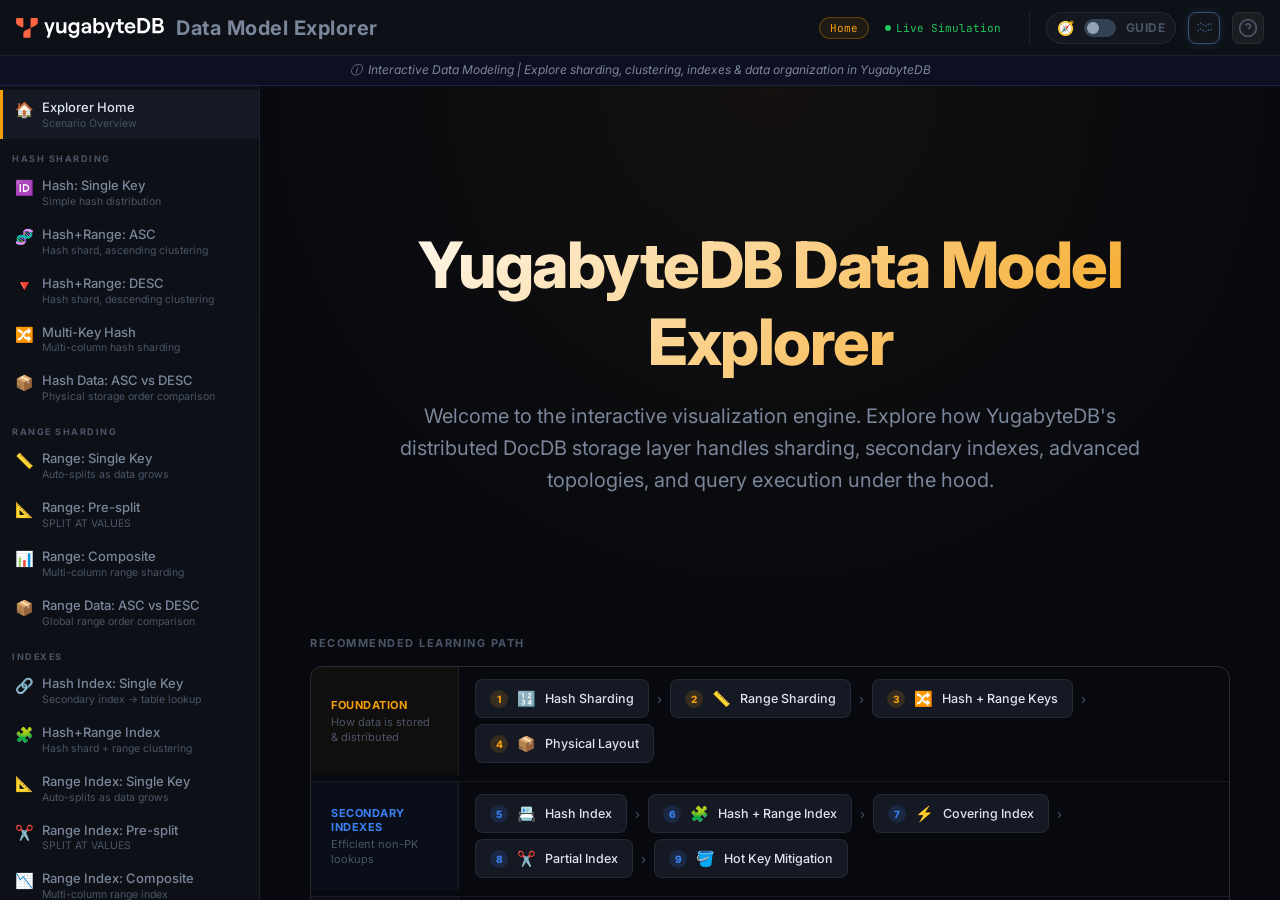
<file: model/index.html>
<!DOCTYPE html>
<html lang="en">
<head>
    <meta charset="UTF-8">
    <meta name="viewport" content="width=device-width, initial-scale=1.0">
    <title>YugabyteDB Data Model Explorer</title>
    <link href="https://fonts.googleapis.com/css2?family=Inter:wght@300;400;500;600;700;800&family=JetBrains+Mono:wght@300;400;500;600;700&display=swap" rel="stylesheet">
    <link rel="stylesheet" href="style.css">
</head>
<body>
    <header>
        <div class="logo"><img src="../logo.svg" alt="YugabyteDB" style="height:20px"></div>
        <span class="logo-txt">Data Model Explorer</span>
        <div class="header-mid">
            <span class="hbadge" id="active-scenario-badge">Hash Sharding</span>
            <div class="cluster-health"><div class="dot"></div><span>Live Simulation</span></div>
        </div>
        <div class="header-right">
            <div class="guide-control">
                <span class="guide-icon">🧭</span>
                <label class="switch">
                    <input type="checkbox" id="guide-toggle-check" onchange="toggleGuideSetting()">
                    <span class="slider"></span>
                </label>
                <span class="guide-label">Guide</span>
            </div>
            <button class="icon-btn flow-toggle" id="flow-toggle-btn" onclick="toggleFlow()" title="Flow view: Off (W)" aria-label="Toggle flow view">
                <svg viewBox="0 0 24 24" width="17" height="17" stroke="currentColor" stroke-width="2.4" stroke-linecap="round" fill="none">
                    <path d="M3 8c2.5-2.5 4.5-2.5 7 0s4.5 2.5 7 0 3-1.5 4-1" stroke-dasharray="0.1 4"></path>
                    <path d="M3 16c2.5-2.5 4.5-2.5 7 0s4.5 2.5 7 0 3-1.5 4-1" stroke-dasharray="0.1 4"></path>
                </svg>
            </button>
            <button class="icon-btn" onclick="toggleHelp()" title="Keyboard Shortcuts (?)">
                <svg viewBox="0 0 24 24" width="20" height="20" stroke="currentColor" stroke-width="2" fill="none"><circle cx="12" cy="12" r="10"></circle><path d="M9.09 9a3 3 0 0 1 5.83 1c0 2-3 3-3 3"></path><line x1="12" y1="17" x2="12.01" y2="17"></line></svg>
            </button>
        </div>
    </header>
    <div class="notice-bar">ⓘ &nbsp;Interactive Data Modeling | Explore sharding, clustering, indexes &amp; data organization in YugabyteDB</div>
    <div class="app-main">
        <nav class="sidebar" id="sidebar"></nav>
        <div id="home-view"></div>
        <main id="content">
            <div id="scenario-info">
                <h1 id="scenario-title"></h1>
                <p id="scenario-desc"></p>
            </div>
            <div id="key-legend" class="key-legend"></div>
            <div class="tabs-container">
                <div class="tab-header">
                    <button class="tab-btn active" data-tab="visual">Visual Explorer</button>
                    <button class="tab-btn" data-tab="guide">Getting Started Guide</button>
                </div>
                <div id="visual" class="tab-content active">
                    <div id="visual-workspace">
                        <div id="sim-controls">
                            <div class="control-group">
                                <label>Simulate Insert:</label>
                                <div class="input-row">
                                    <input type="text" id="sim-input-val" placeholder="Value...">
                                    <button class="primary-btn" onclick="simulateInsert()">Insert Row</button>
                                    <button class="secondary-btn" onclick="autoInsert()">⚡ Auto Generate</button>
                                    <button class="secondary-btn reset-btn" onclick="resetScenario()">↺ Reset</button>
                                </div>
                            </div>
                            <div id="sim-feedback"></div>
                        </div>
                        <div id="visual-render-area"></div>
                    </div>
                </div>
                <div id="guide" class="tab-content">
                    <div class="guide-content">
                        <div class="code-header">
                            <span>SQL Schema &amp; Queries</span>
                            <button class="copy-btn" onclick="copySQL()">Copy Code</button>
                        </div>
                        <div class="code-block"><pre><code id="sql-display"></code></pre></div>
                    </div>
                </div>
            </div>
        </main>
    </div>
    <div id="tour-guide" class="tour-guide">
        <div class="tour-header">
            <span>🧭 Explorer Guide</span>
            <button class="tour-close" onclick="closeTour()">&times;</button>
        </div>
        <div class="tour-content" id="tour-content"></div>
    </div>
    <div id="help-modal" class="modal-overlay" onclick="toggleHelp()">
        <div class="modal-content" onclick="event.stopPropagation()">
            <div class="modal-header">
                <h3>⌨️ Keyboard Shortcuts</h3>
                <button class="close-btn" onclick="toggleHelp()">&times;</button>
            </div>
            <div class="shortcuts-grid">
                <div class="shortcut-item">
                    <span class="key">H</span>
                    <span class="desc">Return to Home Page</span>
                </div>
                <div class="shortcut-item">
                    <span class="key">F</span>
                    <span class="desc">Toggle Focus Mode (Hide UI)</span>
                </div>
                <div class="shortcut-item">
                    <span class="key">[</span>
                    <span class="desc">Toggle Sidebar</span>
                </div>
                <div class="shortcut-item">
                    <span class="key">W</span>
                    <span class="desc">Toggle Flow View (dotted streams)</span>
                </div>
                <div class="shortcut-item">
                    <span class="key">?</span>
                    <span class="desc">Show this Help Menu</span>
                </div>
                <div class="shortcut-item">
                    <span class="key">G</span>
                    <span class="desc">Toggle Explorer Guide</span>
                </div>
                <div class="shortcut-item">
                    <span class="key">↑</span>
                    <span class="desc">Previous Scenario</span>
                </div>
                <div class="shortcut-item">
                    <span class="key">↓</span>
                    <span class="desc">Next Scenario</span>
                </div>
                <div class="shortcut-item">
                    <span class="key">S</span>
                    <span class="desc">Step (Query Execution scenarios)</span>
                </div>
                <div class="shortcut-item">
                    <span class="key">P</span>
                    <span class="desc">Play All (Query Execution scenarios)</span>
                </div>
                <div class="shortcut-item">
                    <span class="key">R</span>
                    <span class="desc">Reset (Query Execution scenarios)</span>
                </div>
            </div>
            <div class="modal-footer">
                <p>💡 Tip: Use the SQL Guide tab to see the DDL for each scenario.</p>
            </div>
        </div>
    </div>
<script src="scenarios.js"></script>
    <script src="engine.js"></script>
</body>
</html>
</file>
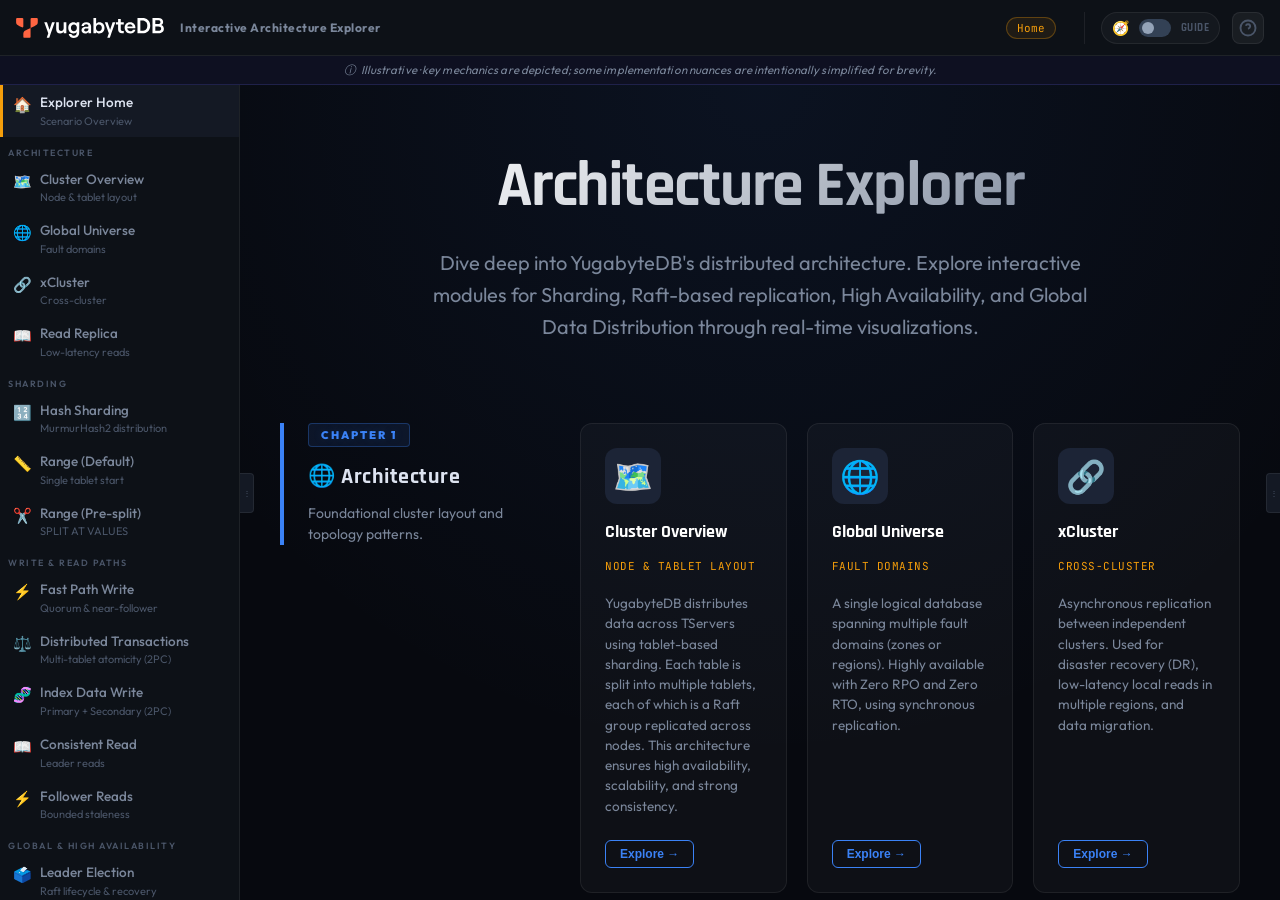
<file: explorer.html>
<!DOCTYPE html>
<html lang="en">

<head>
  <meta charset="UTF-8">
  <meta name="viewport" content="width=device-width, initial-scale=1.0">
  <title>YugabyteDB Interactive Architecture Explorer</title>
  <link
    href="https://fonts.googleapis.com/css2?family=JetBrains+Mono:wght@300;400;500;600&family=Rajdhani:wght@500;600;700&family=Outfit:wght@300;400;500&display=swap"
    rel="stylesheet">
  <link rel="stylesheet" href="style.css">
</head>

<body>
  <header>
    <div class="logo">
      <img src="logo.svg" alt="YugabyteDB" style="height: 20px;">
    </div>
    <span class="logo-txt" style="font-size:12px;color:var(--txt2);font-family:var(--body);margin-left:4px">Interactive Architecture Explorer</span>
    <div class="header-mid">
      <span class="hbadge" id="active-badge">Cluster Overview</span>
      <div class="cluster-health">
        <div class="dot" id="health-dot"></div><span id="health-txt">Healthy · RF=3 · 3 TServers · 7 Raft Groups</span>
      </div>
    </div>
    <div class="header-right">
      <div class="guide-control">
        <span class="guide-icon">🧭</span>
        <label class="switch">
          <input type="checkbox" id="guide-toggle-check" onchange="toggleGuideSetting()">
          <span class="slider"></span>
        </label>
        <span class="guide-label">Guide</span>
      </div>
      <button class="help-trigger" onclick="toggleHelp()" title="Keyboard Shortcuts (?)">
        <svg viewBox="0 0 24 24" width="18" height="18" stroke="currentColor" stroke-width="2.5" fill="none">
          <circle cx="12" cy="12" r="10"></circle>
          <path d="M9.09 9a3 3 0 0 1 5.83 1c0 2-3 3-3 3"></path>
          <line x1="12" y1="17" x2="12.01" y2="17"></line>
        </svg>
      </button>
    </div>
  </header>
  <div class="notice-bar">
    ⓘ &nbsp;Illustrative · key mechanics are depicted; some implementation nuances are intentionally simplified for brevity.
  </div>

  <div class="app-main">
    <!-- SIDEBAR -->
    <nav class="sidebar" id="sidebar">
      <!-- Populated dynamically by buildSidebar() -->
    </nav>

    <!-- CLUSTER AREA -->
    <div class="cluster-area">
      <div id="home-view" class="home-view" style="display:none"></div>
      <div class="pane-toggle sidebar-toggle" onclick="toggleSidebar()" title="Toggle Sidebar (Left Pane) · [ ">⋮</div>
      <div class="pane-toggle info-toggle" onclick="toggleInfoPanel()" title="Toggle Info Panel (Right Pane) · ]">⋮</div>
      <div class="toolbar">
        <span class="tlabel">LEGEND:</span>
        <span class="tchip tc-l">◉ LEADER</span>
        <span class="tchip tc-f">○ FOLLOWER</span>
        <span class="tchip tc-c">◐ CANDIDATE</span>
        <span class="tchip tc-d">✕ DEAD</span>
        <span class="tchip tc-p">⟊ PARTITIONED</span>
        <span class="tterm-display" id="term-display">Raft Term: 4</span>
      </div>

      <div id="arch-view" class="arch-view" style="display:none"></div>

      <!-- canvas -->
      <div class="canvas-wrap" id="canvas-wrap">
        <svg id="svg-overlay"></svg>
        <div class="region-divider d-v1" style="left: 33%"></div>
        <div class="region-divider d-v2" style="left: 66%"></div>
        <div class="client-box" id="client-box">⬡ YB-TServer Gateway</div>

        <!-- Geo-Partitioning: region-pinned client boxes -->
        <div class="geo-client-box" id="geo-client-us">⬡ US-East<br>Client</div>
        <div class="geo-client-box" id="geo-client-eu">⬡ EU-West<br>Client</div>
        <div class="geo-client-box" id="geo-client-apac">⬡ APAC<br>Client</div>

        <!-- Region Info Column (Visible only in Geo-mode) -->
        <div class="region-info-card" id="ric-us">
          <div class="ric-flag">🇺🇸</div>
          <div class="ric-name">US-East</div>
          <div class="ric-meta">AWS us-east-1</div>
        </div>
        <div class="region-info-card" id="ric-eu">
          <div class="ric-flag">🇪🇺</div>
          <div class="ric-name">Europe</div>
          <div class="ric-meta">AWS eu-central-1</div>
        </div>
        <div class="region-info-card" id="ric-apac">
          <div class="ric-flag">🇮🇳</div>
          <div class="ric-name">APAC</div>
          <div class="ric-meta">AWS ap-south-1</div>
        </div>

        <!-- Region US -->
        <div class="node-card" id="node-1">
          <div class="region-label">ap-south-1</div>
          <div class="n-header"><div class="n-indicator" id="ni-1"></div><div class="n-name">TServer-1</div><div class="n-zone">ap-south-1a</div></div>
          <div class="n-body" id="nb-1"></div>
        </div>
        <div class="node-card" id="node-2">
          <div class="region-label">ap-south-1</div>
          <div class="n-header"><div class="n-indicator" id="ni-2"></div><div class="n-name">TServer-2</div><div class="n-zone">ap-south-1b</div></div>
          <div class="n-body" id="nb-2"></div>
        </div>
        <div class="node-card" id="node-3">
          <div class="region-label">ap-south-1</div>
          <div class="n-header"><div class="n-indicator" id="ni-3"></div><div class="n-name">TServer-3</div><div class="n-zone">ap-south-1c</div></div>
          <div class="n-body" id="nb-3"></div>
        </div>

        <!-- Region EU -->
        <div class="node-card" id="node-4" style="display:none">
          <div class="region-label">Europe</div>
          <div class="n-header"><div class="n-indicator" id="ni-4"></div><div class="n-name">TServer-4</div><div class="n-zone">eu-central-1a</div></div>
          <div class="n-body" id="nb-4"></div>
        </div>
        <div class="node-card" id="node-5" style="display:none">
          <div class="region-label">Europe</div>
          <div class="n-header"><div class="n-indicator" id="ni-5"></div><div class="n-name">TServer-5</div><div class="n-zone">eu-central-1b</div></div>
          <div class="n-body" id="nb-5"></div>
        </div>
        <div class="node-card" id="node-6" style="display:none">
          <div class="region-label">Europe</div>
          <div class="n-header"><div class="n-indicator" id="ni-6"></div><div class="n-name">TServer-6</div><div class="n-zone">eu-central-1c</div></div>
          <div class="n-body" id="nb-6"></div>
        </div>

        <!-- Region APAC -->
        <div class="node-card" id="node-7" style="display:none">
          <div class="region-label">APAC</div>
          <div class="n-header"><div class="n-indicator" id="ni-7"></div><div class="n-name">TServer-7</div><div class="n-zone">ap-south-1a</div></div>
          <div class="n-body" id="nb-7"></div>
        </div>
        <div class="node-card" id="node-8" style="display:none">
          <div class="region-label">APAC</div>
          <div class="n-header"><div class="n-indicator" id="ni-8"></div><div class="n-name">TServer-8</div><div class="n-zone">ap-south-1b</div></div>
          <div class="n-body" id="nb-8"></div>
        </div>
        <div class="node-card" id="node-9" style="display:none">
          <div class="region-label">APAC</div>
          <div class="n-header"><div class="n-indicator" id="ni-9"></div><div class="n-name">TServer-9</div><div class="n-zone">ap-south-1c</div></div>
          <div class="n-body" id="nb-9"></div>
        </div>

        <!-- xCluster PRIMARY cluster label -->
        <div class="xc-primary-bar" id="xc-primary-bar">
          <div class="xc-badge primary">PRIMARY</div>
          <div class="xc-region-badge" id="xc-primary-region">ap-south-1</div>
          <div class="xc-city-lbl">Mumbai, IN</div>
          <div class="xc-dot"></div>
        </div>

        <!-- xCluster Latency / CDC Band -->
        <div class="xc-latency-band" id="xc-latency-band">
          <div class="xc-wan-info">
            <div class="xc-wan-lbl">WAN /<br>Internet</div>
            <div class="xc-rtt" id="xc-rtt">RTT ~45ms</div>
            <div class="xc-dir-arrow">↓ Pull</div>
          </div>
          <div class="xc-pollers-wrap">
            <div class="xc-pollers-hdr" id="xc-pollers-hdr">Pollers · ap-south-2</div>
            <div class="xc-pollers">
              <div class="xc-poller" id="xc-p1">
                <div class="xc-poller-dot">P-1</div>
                <div class="xc-poller-lbl">Poller 1</div>
              </div>
              <div class="xc-poller" id="xc-p2">
                <div class="xc-poller-dot">P-2</div>
                <div class="xc-poller-lbl">Poller 2</div>
              </div>
              <div class="xc-poller" id="xc-p3">
                <div class="xc-poller-dot">P-3</div>
                <div class="xc-poller-lbl">Poller 3</div>
              </div>
            </div>
          </div>
          <div class="xc-metrics">
            <div class="xc-metric"><span class="xc-metric-lbl">Lag</span><span class="xc-metric-val" id="xc-lag">—</span></div>
            <div class="xc-metric"><span class="xc-metric-lbl">RPO</span><span class="xc-metric-val" id="xc-rpo">—</span></div>
          </div>
        </div>

        <!-- xCluster SECONDARY cluster label -->
        <div class="xc-secondary-bar" id="xc-secondary-bar">
          <div class="xc-badge secondary" id="xc-secondary-badge">SECONDARY</div>
          <div class="xc-region-badge" id="xc-secondary-region">ap-south-2</div>
          <div class="xc-city-lbl">Hyderabad, IN</div>
        </div>
      </div>

      <!-- FAILURE DASHBOARD -->
      <div class="failure-dash" id="failure-dash" style="height:230px">
        <div class="fd-tabs" id="fd-tabs">
          <button class="fd-tab active" id="fdt-node" onclick="switchFDTab('node')">💥 Node Failure</button>
          <button class="fd-tab" id="fdt-part" onclick="switchFDTab('part')">🔀 Network Partition</button>
          <div style="margin-left:auto;display:flex;align-items:center;gap:8px;padding-right:10px">
            <span id="fd-phase-lbl" style="font-size:10px;color:var(--txt3);font-family:var(--mono)"></span>
          </div>
        </div>
        <div class="fd-content">
          <div class="fd-nodes" id="fd-nodes"></div>
          <div class="fd-tracker">
            <div class="fd-tracker-header">
              <div class="fd-counter">
                <div class="fdc-val" id="fd-write-total">0</div>
                <div class="fdc-lbl">WRITES SENT</div>
              </div>
              <div class="fd-counter">
                <div class="fdc-val" id="fd-write-ok" style="color:var(--ok)">0</div>
                <div class="fdc-lbl">COMMITTED</div>
              </div>
              <div class="fd-counter">
                <div class="fdc-val" id="fd-write-lost" style="color:var(--dead)">0</div>
                <div class="fdc-lbl">REJECTED</div>
              </div>
              <div class="fd-counter">
                  <div class="fdc-val" id="fd-write-lag" style="color:var(--warn)">0</div>
                  <div class="fdc-lbl">LOG LAG</div>
              </div>
              <div style="flex:1"></div>
              <button class="btn btn-p" id="btn-fd-run" onclick="fdToggleAutoWrite()"
                style="font-size:10px;padding:5px 10px">▶ Start Writes</button>
            </div>
            <div class="fd-write-log" id="fd-write-log"></div>
          </div>
        </div>
      </div>

      <!-- SCALABILITY DASHBOARD -->
      <div class="scalability-dash" id="scalability-dash">
        <div class="fd-tabs">
          <div class="fd-tab active">📊 Cluster Balance & Scaling Stats</div>
        </div>
        <div class="sd-content">
          <div id="sd-stats-grid" class="sd-stats-grid"></div>
        </div>
      </div>

      <!-- MULTI-REGION LATENCY PANEL -->
      <div class="mr-lat-panel" id="mr-lat-panel"></div>

      <!-- DATA PANEL -->
      <div class="data-panel" id="data-panel">
        <div class="log-hdr" style="padding: 6px 12px; flex-shrink: 0;">Table Data View</div>
        <div class="data-table-wrap">
          <table class="data-table" id="data-table">
            <thead><tr id="data-table-head"></tr></thead>
            <tbody id="data-table-body"></tbody>
          </table>
        </div>
      </div>

      <!-- SPLIT PANEL -->
      <div class="split-panel" id="split-panel">
        <div class="log-hdr" style="padding: 0; margin-bottom: 8px;">Tablet Split Analysis</div>
        <div class="split-viz" id="split-viz"></div>
      </div>
      <!-- DOCDB PANEL -->
      <div class="docdb-panel" id="docdb-panel" style="display:none">
        <div class="docdb-pnl-hdr">
          <div class="docdb-pnl-title">DocDB Internal KV Store · LSM + MVCC View</div>
          <div class="docdb-pnl-sub">All writes are immutable appends — layers shown newest → oldest</div>
        </div>
        <div class="docdb-op" id="docdb-op" style="display:none"></div>
        <div class="docdb-layers-wrap" id="docdb-layers-wrap"></div>
        <div class="docdb-rdrs" id="docdb-readers-wrap" style="display:none">
          <div class="docdb-rdrs-hdr">MVCC Snapshot Readers</div>
          <div class="docdb-rdrs-list" id="docdb-readers-list"></div>
        </div>
      </div>
    </div>

    <!-- INFO PANEL -->
    <aside class="info-panel">
      <div class="info-resize-handle" id="info-resize-handle"></div>
      <div class="i-title" id="i-title">Cluster Overview</div>
      <div class="i-desc" id="i-desc">YugabyteDB distributes data across TServers using tablet-based sharding.</div>
      <div class="step-sec" id="step-sec"><span class="scount">—</span></div>
      <div class="elect-timeline" id="elect-timeline" style="display:none">
        <div class="et-title">Election Lifecycle</div>
        <div class="et-steps" id="et-steps"></div>
      </div>
      <div class="ddl-sec" id="ddl-sec">
        <div class="lat-title">Table Schema</div>
        <div class="ddl-code" id="ddl-code"></div>
      </div>
      <div class="hash-routing-sec" id="hash-routing-sec" style="display:none">
        <div class="lat-title">Hash Routing</div>
        <div class="hrm-table" id="hash-range-map"></div>
        <div class="hash-cur" id="hash-cur" style="display:none">
          <div class="hash-cur-lbl">Last Insert</div>
          <div class="hash-cur-flow" id="hash-cur-flow"></div>
        </div>
        <div class="hash-history-sec" id="hash-history-sec" style="display:none">
          <div class="hash-cur-lbl">Recent Inserts</div>
          <div id="hash-history-list"></div>
        </div>
      </div>
      <div class="lat-sec">
        <div class="lat-title">Operation Latency</div>
        <div id="lat-rows"></div>
      </div>
      <div class="tx-sec" id="tx-panel" style="display:none">
        <div class="tx-title">Distributed Transactions <span id="tx-count">0</span></div>
        <div id="tx-list" style="display:contents">
           <div style="font-size:9px;color:var(--txt3);text-align:center;padding:10px">No active transactions</div>
        </div>
      </div>
      <div class="log-sec">
        <div class="log-hdr">Event Log <button class="log-clr" onclick="clearLog()">Clear</button></div>
        <div class="log-body" id="log-body"></div>
      </div>
    </aside>
  </div>

  <!-- CTRL BAR -->
  <div class="ctrl-bar">
    <div class="cgrp">
      <button class="btn btn-p" id="btn-step" onclick="stepForward()">Step →</button>
      <button class="btn" id="btn-play" onclick="togglePlay()">▶ Play</button>
      <button class="btn" id="btn-reset" onclick="resetScenario()">↺ Reset</button>
    </div>
    <div class="cdiv"></div>
    <div class="spd-wrap">Speed: <input type="range" id="spd" min="0.5" max="3" step="0.5" value="1"
        oninput="speedVal=+this.value;document.getElementById('spd-val').textContent=this.value+'×'"><span
        id="spd-val">1×</span></div>
    <div class="cdiv"></div>
    <div class="cgrp" id="extra-btns"></div>
    <div class="qwrap">
      <input class="qinput" id="qinput" placeholder="SELECT * FROM users WHERE id = 4"
        onkeydown="if(event.key==='Enter')execQuery()" />
      <button class="btn btn-p" onclick="execQuery()">Execute</button>
    </div>
  </div>

  <!-- MODALS & GUIDES -->
  <div class="modal-overlay" id="help-modal">
    <div class="modal-content help-modal">
      <div class="modal-header">
        <h2>⌨️ Architecture Explorer Shortcuts</h2>
        <button class="close-btn" onclick="toggleHelp()">×</button>
      </div>
      <div class="modal-body">
        <div class="shortcut-grid">
          <div class="shortcut-item"><kbd>?</kbd><span>Show / Hide this help menu</span></div>
          <div class="shortcut-item"><kbd>[</kbd><span>Toggle Navigation Sidebar</span></div>
          <div class="shortcut-item"><kbd>]</kbd><span>Toggle Info Panel (Right)</span></div>
          <div class="shortcut-item"><kbd>Space</kbd><span>Play / Pause Simulation</span></div>
          <div class="shortcut-item"><kbd>↑</kbd> <kbd>↓</kbd><span>Navigate Sidebar Menus</span></div>
          <div class="shortcut-item"><kbd>S</kbd><span>Step Forward</span></div>          <div class="shortcut-item"><kbd>R</kbd><span>Reset Scenario</span></div>
          <div class="shortcut-item"><kbd>F</kbd><span>Toggle Focus Mode (Canvas only)</span></div>
          <div class="shortcut-item"><kbd>G</kbd><span>Toggle Explorer Guide</span></div>
          <div class="shortcut-item"><kbd>Esc</kbd><span>Close Guide / Modal</span></div>
        </div>
      </div>
    </div>
  </div>

  <div class="tour-guide" id="tour-guide">
    <div class="tour-header">
      <span class="tour-title">🧭 Explorer Guide</span>
      <button class="tour-close" onclick="closeTour()">×</button>
    </div>
    <div class="tour-content" id="tour-content">
      <!-- Populated by engine.js -->
    </div>
  </div>

  <div class="focus-mode-hint" id="focus-hint">Focus Mode Active · Press 'F' to exit</div>
  <script src="config.js"></script>
  <script src="engine.js"></script>
  <script src="scenarios.js"></script>
</body>

</html>
</file>
<file: ai/style.css>
:root {
      --bg: #07090f;
      --s1: #0d1117;
      --s2: #141924;
      --s3: #1c2436;
      --border: rgba(255, 255, 255, .07);
      --border-hi: rgba(255, 255, 255, .14);
      --txt: #dde3f0;
      --txt2: #7a869a;
      --txt3: #4a5568;
      --leader: #a855f7; /* Purple for AI */
      --follower: #3b82f6;
      --candidate: #ec4899;
      --accent: #a855f7;
      --dead: #ef4444;
      --ok: #22c55e;
      --warn: #f59e0b;
      --err: #ef4444;
      --info: #60a5fa;
      --near: #34d399;
      --far: #fb923c;
      --part: #e879f9;
      --users-c: #f59e0b;
      --categories-c: #34d399;
      --prod-c: #60a5fa;
      --head: 'Rajdhani', sans-serif;
      --body: 'Outfit', sans-serif;
      --mono: 'JetBrains Mono', monospace;
      --hh: 56px;
      --ch: 64px;
      --sw: 240px;
      --iw: 340px;
      /* ── AI/Vector Explorer Variables ── */
  --v-query: #f59e0b;
  --v-target: #3b82f6;
  --v-axis: #4a5568;
  --v-grid: rgba(255, 255, 255, 0.03);
  --hnsw-l0: #3b82f6;
  --hnsw-l1: #10b981;
  --hnsw-l2: #f59e0b;
    }

    *,
    *::before,
    *::after {
      box-sizing: border-box;
      margin: 0;
      padding: 0
    }

    body {
      font-family: var(--body);
      background: var(--bg);
      color: var(--txt);
      height: 100vh;
      display: flex;
      flex-direction: column;
      overflow: hidden;
      font-size: 14px
    }

    /* ── HEADER ── */
    header {
      height: var(--hh);
      background: var(--s1);
      border-bottom: 1px solid var(--border);
      display: flex;
      align-items: center;
      padding: 0 16px;
      gap: 12px;
      flex-shrink: 0;
      z-index: 20
    }

    .logo {
      display: flex;
      align-items: center;
      gap: 9px
    }

    .logo-txt {
      font-family: var(--head);
      font-size: 20px;
      font-weight: 700;
      letter-spacing: .5px
    }

    .header-mid {
      margin-left: auto;
      display: flex;
      align-items: center;
      gap: 10px
    }

    .notice-bar {
      width: 100%;
      background: rgba(99, 102, 241, 0.08);
      border-bottom: 1px solid rgba(99, 102, 241, 0.2);
      color: var(--txt2);
      font-size: 11.5px;
      font-style: italic;
      text-align: center;
      padding: 6px 20px;
      flex-shrink: 0;
      letter-spacing: 0.1px
    }

    .hbadge {
      padding: 3px 10px;
      border-radius: 20px;
      font-size: 11px;
      font-family: var(--mono);
      border: 1px solid rgba(245, 158, 11, .3);
      background: rgba(245, 158, 11, .08);
      color: var(--leader)
    }

    .cluster-health {
      display: flex;
      align-items: center;
      gap: 5px;
      font-size: 11px;
      color: var(--ok);
      font-family: var(--mono)
    }

    .dot {
      width: 6px;
      height: 6px;
      border-radius: 50%;
      background: var(--ok);
      animation: blink 2s ease infinite
    }

    @keyframes blink {
      0%, 100% { opacity: 1; }
      50% { opacity: .3; }
    }

    /* ══════════════════════════════════════════════════════════════
       AI/Vector Explorer Specific Styles (merged from style.css)
       ══════════════════════════════════════════════════════════════ */

.canvas-container {
  width: 100%;
  height: 100%;
  position: relative;
  background: var(--bg);
  overflow: hidden;
  display: flex;
  align-items: center;
  justify-content: center;
}

.canvas-container.flow-mode {
  overflow-y: auto;
  align-items: flex-start;
  height: auto;
  min-height: 100%;
}

#vector-canvas {
  border: 1px solid var(--border);
  background: var(--s1);
  box-shadow: 0 4px 20px rgba(0,0,0,0.4);
  cursor: crosshair;
  width: min(100%, 960px);
  height: auto;
  max-height: 100%;
}

.math-overlay {
  position: absolute;
  top: 20px;
  left: 20px;
  background: rgba(7, 9, 15, 0.85);
  padding: 15px;
  border-radius: 8px;
  border: 1px solid var(--border-hi);
  font-family: var(--mono);
  z-index: 10;
  box-shadow: 0 4px 15px rgba(0,0,0,0.5);
  backdrop-filter: blur(4px);
}

.math-item {
  margin-bottom: 8px;
  display: flex;
  justify-content: space-between;
  gap: 20px;
}

.math-label { color: var(--txt2); font-size: 11px; }
.math-val { color: var(--txt); font-weight: 600; }

/* HNSW Graph Styles */
.hnsw-node {
  fill: var(--hnsw-l0);
  stroke: white;
  stroke-width: 1px;
}
.hnsw-link {
  stroke: rgba(255, 255, 255, 0.1);
  stroke-width: 1px;
}
.hnsw-link.active {
  stroke: var(--leader);
  stroke-width: 2px;
}

/* Parameter Sliders */
.param-controls {
  position: absolute;
  bottom: 20px;
  right: 20px;
  background: var(--s1);
  padding: 15px;
  border: 1px solid var(--border);
  border-radius: 8px;
  display: flex;
  flex-direction: column;
  gap: 10px;
}

.param-row {
  display: flex;
  align-items: center;
  gap: 10px;
  font-size: 12px;
}

.param-row input {
  width: 100px;
}

.sampling-k-row > span:first-child,
.sampling-k-row #val-k-2 {
  color: #3b82f6;
}

.sampling-p-row > span:first-child,
.sampling-p-row #val-p {
  color: #a855f7;
}

.sampling-k-row input[type=range] {
  background: rgba(59, 130, 246, 0.28);
}

.sampling-p-row input[type=range] {
  background: rgba(168, 85, 247, 0.28);
}

.sampling-k-row input[type=range]::-webkit-slider-thumb {
  background: #3b82f6;
}

.sampling-p-row input[type=range]::-webkit-slider-thumb {
  background: #a855f7;
}

.sampling-k-row input[type=range]::-moz-range-thumb {
  background: #3b82f6;
  border: none;
  border-radius: 50%;
  width: 11px;
  height: 11px;
}

.sampling-p-row input[type=range]::-moz-range-thumb {
  background: #a855f7;
  border: none;
  border-radius: 50%;
  width: 11px;
  height: 11px;
}

/* --- RAG Pipeline Flow --- */
.rag-flow {
  display: flex;
  flex-direction: row;
  justify-content: center;
  align-items: center;
  gap: 20px;
  padding: 40px;
  min-height: 100%;
  width: 100%;
  box-sizing: border-box;
}

.rag-col {
  display: flex;
  flex-direction: column;
  gap: 15px;
  flex: 1;
  max-width: 350px;
}

.rag-box {
  background: var(--s1);
  border: 1px solid var(--border-hi);
  padding: 20px 25px;
  border-radius: 12px;
  text-align: left;
  position: relative;
  transition: all 0.4s cubic-bezier(0.4, 0, 0.2, 1);
  opacity: 0.25;
  filter: grayscale(1);
  overflow: hidden;
}

/* Chunking animation */
.chunk-container {
  display: flex;
  gap: 4px;
  margin-top: 8px;
}
.chunk-item {
  width: 12px;
  height: 16px;
  background: var(--leader);
  border-radius: 2px;
  opacity: 0;
  transform: translateY(10px);
}
.chunk-item.active {
  animation: chunkIn 0.5s forwards;
}
@keyframes chunkIn {
  to { opacity: 0.7; transform: translateY(0); }
}

.norm-badge {
  position: absolute;
  top: 5px;
  right: 5px;
  font-size: 8px;
  background: var(--ok);
  color: white;
  padding: 2px 5px;
  border-radius: 10px;
  text-transform: uppercase;
  font-weight: 800;
  display: none;
}
.norm-badge.active { display: block; }

.opt-badge {
  position: absolute;
  bottom: 5px;
  right: 5px;
  font-size: 7px;
  background: rgba(245, 158, 11, 0.1);
  color: #f59e0b;
  padding: 2px 5px;
  border-radius: 4px;
  text-transform: uppercase;
  font-weight: 800;
  border: 1px solid rgba(245, 158, 11, 0.3);
  pointer-events: none;
}

.rag-box.hybrid-active {
  border-color: #a855f7 !important;
  background: rgba(168, 85, 247, 0.08) !important;
  box-shadow: 0 4px 25px rgba(168, 85, 247, 0.2) !important;
}

.hybrid-engine-box {
  display: flex;
  gap: 10px;
  justify-content: center;
  align-items: center;
  border: 1px solid rgba(255,255,255,0.1);
  padding: 15px;
  border-radius: 12px;
  background: rgba(0,0,0,0.2);
}

.rag-box.active {
  opacity: 1;
  filter: grayscale(0);
  border-color: var(--leader);
  box-shadow: 0 4px 25px rgba(59, 130, 246, 0.2);
  transform: translateY(-2px);
  background: rgba(59, 130, 246, 0.05);
}

.rag-box.active[style*="border-color:var(--ok)"] {
  border-color: var(--ok) !important;
  background: rgba(16, 185, 129, 0.08) !important;
  box-shadow: 0 4px 25px rgba(16, 185, 129, 0.2) !important;
}

.rag-box-title {
  font-family: var(--head);
  color: var(--leader);
  font-size: 16px;
  margin-bottom: 10px;
  display: flex;
  align-items: center;
  gap: 8px;
  font-weight: 600;
  text-transform: uppercase;
  letter-spacing: 0.8px;
}

/* Semantic color utilities — replace repeated inline color styles in scenarios.js */
.c-amber  { color: #f59e0b; }
.c-green  { color: #10b981; }
.c-red    { color: #ef4444; }
.c-purple { color: #a855f7; }
.c-blue   { color: #3b82f6; }
.c-ok     { color: var(--ok); }

.rag-box-content {
  font-size: 15px;
  color: var(--txt2);
  line-height: 1.6;
}

.rag-code {
  background: rgba(0,0,0,0.4);
  padding: 12px;
  border-radius: 6px;
  font-family: var(--mono);
  font-size: 12px;
  color: #a5b4fc;
  margin-top: 14px;
  border-left: 3px solid var(--leader);
  animation: slideDown 0.4s cubic-bezier(0.16, 1, 0.3, 1);
  box-shadow: inset 0 2px 10px rgba(0,0,0,0.2);
}

@keyframes slideDown {
  from { opacity: 0; transform: translateY(-12px); }
  to { opacity: 1; transform: translateY(0); }
}

.rag-section {
  transition: border-color 0.3s ease, background 0.3s ease;
}
.rag-section.active {
  border-color: rgba(59, 130, 246, 0.4) !important;
  background: rgba(59, 130, 246, 0.05) !important;
}

.rag-arrow-h {
  font-size: 28px;
  filter: drop-shadow(0 0 5px rgba(59, 130, 246, 0.3));
}

.rag-arrow-v {
  font-size: 24px;
  filter: drop-shadow(0 0 5px rgba(59, 130, 246, 0.3));
  text-align: center;
  width: 100%;
}

/* Distributed Cluster Styles */
.dist-node {
  border-left: 4px solid var(--follower) !important;
  transition: all 0.4s ease;
}
.dist-node.active {
  border-color: var(--follower) !important;
  background: rgba(59, 130, 246, 0.08) !important;
  box-shadow: 0 4px 15px rgba(59, 130, 246, 0.2);
}

@keyframes pulse-ring {
  0% { transform: scale(0.8); opacity: 0.5; }
  100% { transform: scale(1.3); opacity: 0; }
}

/* ══════════════════════════════════════════════════════════════
   Guide Enhancements
   ══════════════════════════════════════════════════════════════ */

/* Copy button on code blocks */
.code-block-wrap {
  position: relative;
}

.code-copy-btn {
  position: absolute;
  top: 8px;
  right: 8px;
  padding: 3px 10px;
  border: 1px solid rgba(255, 255, 255, 0.12);
  border-radius: 5px;
  background: rgba(255, 255, 255, 0.06);
  backdrop-filter: blur(8px);
  color: var(--txt3);
  font-family: var(--mono);
  font-size: 9px;  cursor: pointer;
  transition: all 0.2s;
  z-index: 2;
  opacity: 0;
}

.code-block-wrap:hover .code-copy-btn {
  opacity: 1;
}

.code-copy-btn:hover {
  background: rgba(255, 255, 255, 0.12);
  color: var(--txt);
  border-color: rgba(255, 255, 255, 0.25);
}

.code-copy-btn.copied {
  background: rgba(34, 197, 94, 0.15);
  color: var(--ok);
  border-color: rgba(34, 197, 94, 0.3);
  opacity: 1;
}

/* Table of Contents */
.guide-toc {
  position: sticky;
  top: 0;
  background: var(--bg);
  z-index: 5;
  padding: 15px 0;
  margin-bottom: 25px;
  border-bottom: 1px solid var(--border);
}

.guide-toc-list {
  display: flex;
  flex-wrap: wrap;
  gap: 6px;
  list-style: none;
  padding: 0;
  margin: 0;
}

.guide-toc-list a {
  display: inline-block;
  padding: 4px 12px;
  border-radius: 20px;
  font-size: 11px;
  font-family: var(--mono);
  color: var(--txt2);
  text-decoration: none;
  border: 1px solid var(--border);
  background: var(--s1);
  transition: all 0.2s;
  white-space: nowrap;
}

.guide-toc-list a:hover,
.guide-toc-list a.active {
  color: var(--leader);
  border-color: rgba(245, 158, 11, 0.4);
  background: rgba(245, 158, 11, 0.08);
}

/* Try in Explorer button */
.try-explorer-btn {
  display: inline-flex;
  align-items: center;
  gap: 6px;
  padding: 6px 14px;
  border-radius: 6px;
  background: rgba(245, 158, 11, 0.1);
  border: 1px solid rgba(245, 158, 11, 0.3);
  color: var(--leader);
  font-family: var(--body);
  font-size: 12px;
  font-weight: 500;
  cursor: pointer;
  transition: all 0.2s;
  margin-top: 10px;
}

.try-explorer-btn:hover {
  background: rgba(245, 158, 11, 0.2);
  transform: translateX(3px);
}

/* Guide section headers */
.guide-section {
  scroll-margin-top: 80px;
}

/* ══════════════════════════════════════════════════════════════
   HNSW Layered Visualization
   ══════════════════════════════════════════════════════════════ */

.hnsw-layer-label {
  font-family: var(--mono);
  font-size: 9px;
  letter-spacing: 0.8px;
  text-transform: uppercase;
  fill: var(--txt3);
  text-anchor: end;
}

.hnsw-layer-badge {
  font-family: var(--mono);
  font-size: 8px;
  fill: var(--txt3);
}

.hnsw-search-dot {
  position: absolute;
  width: 10px;
  height: 10px;
  border-radius: 50%;
  background: var(--leader);
  box-shadow: 0 0 12px var(--leader), 0 0 4px var(--leader);
  pointer-events: none;
  z-index: 50;
  transition: all 0.3s ease;
}

.hnsw-candidate-badge {
  font-family: var(--mono);
  font-size: 8px;
  fill: var(--txt2);
  text-anchor: middle;
}

/* Category cluster hulls */
.cluster-hull {
  opacity: 0.06;
  transition: opacity 0.3s;
}
.cluster-hull:hover {
  opacity: 0.12;
}

/* ══════════════════════════════════════════════════════════════
   Step Narration Bar & Progress
   ══════════════════════════════════════════════════════════════ */

.narration-bar {
  height: 28px;
  background: var(--s1);
  border-bottom: 1px solid var(--border);
  display: flex;
  align-items: center;
  padding: 0 14px;
  gap: 10px;
  flex-shrink: 0;
  overflow: hidden;
}

.narration-step-badge {
  font-family: var(--mono);
  font-size: 9px;
  padding: 2px 8px;
  border-radius: 10px;
  background: rgba(245, 158, 11, 0.12);
  color: var(--leader);
  border: 1px solid rgba(245, 158, 11, 0.25);
  white-space: nowrap;
  flex-shrink: 0;
}

.narration-text {
  font-size: 11px;
  color: var(--txt2);
  white-space: nowrap;
  overflow: hidden;
  text-overflow: ellipsis;
  flex: 1;
}

.narration-bar.idle .narration-step-badge {
  background: rgba(255, 255, 255, 0.04);
  color: var(--txt3);
  border-color: var(--border);
}

/* Step progress dots - enhanced */
.step-progress {
  display: flex;
  align-items: center;
  gap: 3px;
}

.step-dot {
  width: 8px;
  height: 8px;
  border-radius: 50%;
  background: var(--s3);
  border: 1px solid var(--border-hi);
  cursor: pointer;
  transition: all 0.25s;
  flex-shrink: 0;
}

.step-dot.done {
  background: rgba(245, 158, 11, 0.3);
  border-color: rgba(245, 158, 11, 0.5);
}

.step-dot.active {
  background: var(--leader);
  border-color: var(--leader);
  box-shadow: 0 0 6px rgba(245, 158, 11, 0.5);
  transform: scale(1.2);
}

.step-dot:hover {
  border-color: var(--leader);
  transform: scale(1.3);
}

/* ══════════════════════════════════════════════════════════════
   Keyboard Shortcut Help
   ══════════════════════════════════════════════════════════════ */

.kbd-help-btn {
  display: flex;
  align-items: center;
  justify-content: center;
  width: 26px;
  height: 26px;
  border-radius: 5px;
  border: 1px solid var(--border);
  background: var(--s2);
  color: var(--txt3);
  font-size: 13px;
  cursor: pointer;
  position: relative;
  flex-shrink: 0;
  transition: all 0.15s;
}

.kbd-help-btn:hover {
  color: var(--txt);
  border-color: var(--border-hi);
}

.kbd-help-popup {
  position: absolute;
  bottom: 100%;
  right: 0;
  margin-bottom: 8px;
  background: var(--s1);
  border: 1px solid var(--border-hi);
  border-radius: 8px;
  padding: 12px 16px;
  min-width: 200px;
  display: none;
  z-index: 100;
  box-shadow: 0 8px 25px rgba(0, 0, 0, 0.5);
}

.kbd-help-btn:hover .kbd-help-popup {
  display: block;
}

.kbd-row {
  display: flex;
  justify-content: space-between;
  align-items: center;
  padding: 3px 0;
  font-size: 11px;
}

.kbd-key {
  font-family: var(--mono);
  font-size: 9px;  padding: 1px 6px;
  border-radius: 3px;
  background: var(--s3);
  border: 1px solid var(--border-hi);
  color: var(--txt);
}

.kbd-desc {
  color: var(--txt2);
}

/* ══════════════════════════════════════════════════════════════
   Enhanced Data Panel
   ══════════════════════════════════════════════════════════════ */

.data-table {
  width: 100%;
  border-collapse: collapse;
  font-size: 13px;
  color: var(--txt2);
}

.data-table th {
  background: var(--s2);
  color: var(--txt1);
  font-weight: 600;
  font-size: 11px;
  text-transform: uppercase;
  letter-spacing: 0.5px;
  padding: 8px 12px;
  text-align: left;
  border-bottom: 1px solid var(--border);
  white-space: nowrap;
}

.data-table td {
  padding: 7px 12px;
  border-bottom: 1px solid rgba(255,255,255,0.04);
  white-space: nowrap;
}

.data-table tbody tr:hover {
  background: rgba(168, 85, 247, 0.06);
}

.data-table tbody tr.active-row {
  background: rgba(168, 85, 247, 0.1);
}

.data-table .cat-dot {
  display: inline-block;
  width: 8px;
  height: 8px;
  border-radius: 2px;
  margin-right: 6px;
  vertical-align: middle;
}

.data-table .dist-val {
  color: var(--ok);
  font-weight: 600;
}

.data-table .dist-val.far {
  color: var(--warn);
}

.data-table .dist-val.very-far {
  color: var(--err);
}

.data-table th.sortable {
  cursor: pointer;
  user-select: none;
}

.data-table th.sortable:hover {
  color: var(--txt2);
}

.data-table th.sorted::after {
  content: ' ▾';
  color: var(--leader);
}

    /* ── HEADER HUD ── */
    .header-right {
      margin-left: auto;
      display: flex;
      align-items: center;
      gap: 16px;
      padding-left: 16px;
    }

    .vertical-sep {
      width: 1px;
      height: 24px;
      background: var(--border);
    }

    .guide-control {
      display: flex;
      align-items: center;
      gap: 10px;
      font-family: var(--head);
      font-size: 11px;
      font-weight: 700;
      letter-spacing: 1px;
      color: var(--txt3);
    }

    .slider-switch {
      position: relative;
      display: inline-block;
      width: 34px;
      height: 18px;
    }

    .slider-switch input {
      opacity: 0;
      width: 0;
      height: 0;
    }

    .slider {
      position: absolute;
      cursor: pointer;
      top: 0;
      left: 0;
      right: 0;
      bottom: 0;
      background-color: var(--s3);
      transition: .4s;
      border-radius: 18px;
      border: 1px solid var(--border);
    }

    .slider:before {
      position: absolute;
      content: "";
      height: 12px;
      width: 12px;
      left: 2px;
      bottom: 2px;
      background-color: var(--txt3);
      transition: .4s;
      border-radius: 50%;
    }

    input:checked + .slider {
      background-color: rgba(34, 197, 94, 0.2);
      border-color: var(--ok);
    }

    input:checked + .slider:before {
      transform: translateX(16px);
      background-color: var(--ok);
    }

    .help-icon {
      width: 32px;
      height: 32px;
      border-radius: 50%;
      border: 1px solid var(--border);
      display: flex;
      align-items: center;
      justify-content: center;
      cursor: pointer;
      color: var(--txt2);
      transition: all 0.2s;
    }

    .help-icon:hover {
      background: var(--s3);
      color: var(--txt);
      border-color: var(--border-hi);
    }

    .help-icon svg {
      width: 18px;
      height: 18px;
    }

    /* ── MODAL ── */
    .modal-overlay {
      position: fixed;
      top: 0;
      left: 0;
      right: 0;
      bottom: 0;
      background: rgba(0, 0, 0, 0.85);
      backdrop-filter: blur(4px);
      display: none;
      align-items: center;
      justify-content: center;
      z-index: 2000;
    }

    .modal-content {
      background: var(--s1);
      border: 1px solid var(--border-hi);
      border-radius: 16px;
      width: 100%;
      max-width: 450px;
      padding: 0;
      box-shadow: 0 20px 50px rgba(0, 0, 0, 0.5);
      animation: modalSlide 0.3s cubic-bezier(0.16, 1, 0.3, 1);
    }

    @keyframes modalSlide {
      from { opacity: 0; transform: translateY(20px); }
      to { opacity: 1; transform: translateY(0); }
    }

    .modal-header {
      padding: 20px 24px;
      border-bottom: 1px solid var(--border);
      display: flex;
      align-items: center;
      justify-content: space-between;
    }

    .close-btn {
      background: transparent;
      border: none;
      color: var(--txt3);
      font-size: 28px;
      cursor: pointer;
      line-height: 1;
    }

    .close-btn:hover { color: var(--txt); }

    .shortcut-grid {
      padding: 24px;
      display: grid;
      gap: 16px;
    }

    .shortcut-item {
      display: flex;
      align-items: center;
      gap: 16px;
      color: var(--txt);
      font-size: 14px;
    }

    .shortcut-item kbd {
      background: var(--s3);
      border: 1px solid var(--border-hi);
      border-radius: 6px;
      padding: 4px 10px;
      font-family: var(--mono);
      font-size: 9px;
      color: var(--leader);
      min-width: 40px;
      text-align: center;
      box-shadow: 0 2px 0 var(--border);
    }

    /* ── TOUR GUIDE ── */
    .tour-guide {
      position: fixed;
      bottom: 30px;
      right: 30px;
      width: 320px;
      background: var(--s1);
      border: 1px solid var(--border-hi);
      border-radius: 12px;
      box-shadow: 0 15px 35px rgba(0,0,0,0.4);
      z-index: 1000;
      overflow: hidden;
      display: flex;
      flex-direction: column;
      animation: tgSlide 0.4s cubic-bezier(0.16, 1, 0.3, 1);
    }

    @keyframes tgSlide {
      from { opacity: 0; transform: translateX(30px); }
      to { opacity: 1; transform: translateX(0); }
    }

    .tg-hdr {
      padding: 12px 16px;
      background: var(--s2);
      border-bottom: 1px solid var(--border);
      display: flex;
      align-items: center;
      justify-content: space-between;
    }

    .tg-icon { font-size: 16px; }

    #tg-title {
      font-family: var(--head);
      font-weight: 700;
      font-size: 13px;
      letter-spacing: 0.5px;
      text-transform: uppercase;
      color: var(--leader);
    }

    .tg-close {
      background: transparent;
      border: none;
      color: var(--txt3);
      font-size: 20px;
      cursor: pointer;
    }

    .tg-body {
      padding: 16px;
      font-size: 13px;
      line-height: 1.6;
      color: var(--txt);
      max-height: 200px;
      overflow-y: auto;
    }

    .tg-ctrls {
      padding: 12px 16px;
      background: rgba(0,0,0,0.2);
      border-top: 1px solid var(--border);
      display: flex;
      align-items: center;
      justify-content: space-between;
    }

    .tg-step-info {
      font-family: var(--mono);
      font-size: 11px;
      color: var(--txt3);
    }

    .tg-btn {
      padding: 6px 12px;
      border-radius: 6px;
      font-size: 9px;
      font-family: var(--head);
      font-weight: 600;
      cursor: pointer;
      border: 1px solid var(--border);
      background: var(--s2);
      color: var(--txt2);
      transition: all 0.2s;
    }

    .tg-btn:hover { background: var(--s3); color: var(--txt); }
    
    .tg-btn-next {
      background: var(--leader);
      border-color: var(--leader);
      color: #fff;
    }

    .tg-btn-next:hover {
      background: #fbbf24;
      color: #000;
      transform: translateY(-1px);
    }

    .sbtn-home.active {
      border-left-color: var(--info) !important;
    }

    /* ── HOME VIEW ── */
    #home-view {
      background: radial-gradient(circle at 50% 0%, rgba(168, 85, 247, 0.08) 0%, transparent 70%), var(--bg);
      display: none;
      flex: 1;
      overflow-y: auto;
      min-height: 0;
      width: 100%;
    }

    .home-container {
      width: 100%;
      max-width: 1500px;
      margin: 0 auto;
      padding: 80px 50px;
    }

    .home-hero {
      max-width: 800px;
      text-align: center;
      margin: 0 auto 80px auto;
      animation: fadeInUp 0.8s ease-out;
    }

    .home-hero h1 {
      font-family: var(--head);
      font-size: 56px;
      font-weight: 800;
      margin-bottom: 20px;
      background: linear-gradient(135deg, #fff 0%, #a855f7 100%);
      -webkit-background-clip: text;
      background-clip: text;
      -webkit-text-fill-color: transparent;
      letter-spacing: -1px;
    }

    .home-hero p {
      font-size: 18px;
      color: var(--txt2);
      line-height: 1.6;
      max-width: 600px;
      margin: 0 auto;
    }

    .home-sections-grid {
      display: flex;
      flex-direction: column;
      gap: 0;
    }

    .home-section {
      display: flex;
      gap: 35px;
      padding: 60px 0;
      border-top: 1px solid var(--border);
      align-items: flex-start;
    }

    .home-section:first-child { border-top: none; padding-top: 0; }

    .home-section-hdr {
      flex: 0 0 240px;
      border-left: 4px solid var(--accent);
      padding-left: 24px;
      position: sticky;
      top: 40px;
    }

    .hc-chapter-badge {
      display: inline-block;
      font-size: 11px;
      font-weight: 900;
      color: var(--accent);
      text-transform: uppercase;
      letter-spacing: 2px;
      margin-bottom: 8px;
      opacity: 0.8;
    }

    .home-section-hdr h3 {
      font-family: var(--head);
      font-size: 24px;
      font-weight: 700;
      color: #fff;
      margin: 0 0 12px 0;
      letter-spacing: 0.5px;
    }

    .home-section-hdr p {
      font-size: 13px;
      color: var(--txt2);
      line-height: 1.6;
      margin: 0;
    }

    .scenario-grid {
      flex: 1;
      display: grid;
      grid-template-columns: repeat(auto-fill, minmax(280px, 1fr));
      gap: 24px;
    }

    /* ── HOME VIEW CARDS ── */
    .home-card {
      background: rgba(255, 255, 255, 0.03);
      border: 1px solid var(--border);
      border-radius: 12px;
      padding: 24px;
      display: flex;
      flex-direction: column;
      gap: 16px;
      cursor: pointer;
      transition: all 0.25s cubic-bezier(0.4, 0, 0.2, 1);
      position: relative;
      overflow: hidden;
      height: 100%;
    }

    .home-card:hover {
      background: rgba(255, 255, 255, 0.06);
      border-color: var(--accent);
      transform: translateY(-4px);
      box-shadow: 0 12px 40px rgba(0, 0, 0, 0.4);
    }

    .home-card::before {
      content: '';
      position: absolute;
      top: 0; left: 0; right: 0; height: 3px;
      background: var(--accent);
      opacity: 0;
      transition: opacity 0.2s;
    }

    .home-card:hover::before { opacity: 1; }

    .home-card-icon {
      font-size: 32px;
      width: 56px; height: 56px;
      background: var(--s3);
      border-radius: 12px;
      display: flex;
      align-items: center;
      justify-content: center;
      margin-bottom: 0;
      transition: transform 0.3s;
    }

    .home-card:hover .home-card-icon {
      transform: scale(1.1);
      background: var(--s2);
    }

    .home-card-title {
      font-family: var(--head);
      font-size: 18px;
      font-weight: 700;
      color: #fff;
      margin: 0;
    }

    .home-card-desc {
      color: var(--txt2);
      font-size: 13px;
      line-height: 1.5;
      margin: 0;
      display: -webkit-box;
      -webkit-line-clamp: 3;
      line-clamp: 3;
      -webkit-box-orient: vertical;
      overflow: hidden;
      text-overflow: ellipsis;
      flex: 1;
    }


    .home-card:hover::after {
      opacity: 1;
      transform: translateX(0);
    }

    @keyframes fadeInUp {
      from { opacity: 0; transform: translateY(30px); }
      to { opacity: 1; transform: translateY(0); }
    }

    @keyframes slideInUp {
      from { opacity: 0; transform: translateY(40px) scale(0.98); }
      to { opacity: 1; transform: translateY(0) scale(1); }
    }

    .home-card-btn {
      align-self: flex-start;
      background: transparent;
      color: var(--accent);
      border: 1px solid var(--accent);
      padding: 6px 14px;
      border-radius: 6px;
      font-size: 9px;
      font-weight: 600;
      transition: all 0.2s;
      margin-top: 8px;
    }

    .home-card:hover .home-card-btn {
      background: var(--accent);
      color: #000;
    }


    /* ── RESPONSIVE HOME ── */
    @media (max-width: 1100px) {
      .home-section { flex-direction: column; gap: 24px; padding: 40px 0; }
      .home-section-hdr { flex: none; width: 100%; position: static; border-left: 6px solid var(--accent); }
    }

    @media (max-width: 600px) {
      .home-container { padding: 40px 20px; }
      .home-hero h1 { font-size: 32px; }
      .scenario-grid { grid-template-columns: 1fr; }
    }

    @keyframes slideInUp {
      from { transform: translateY(40px) scale(0.95); opacity: 0; }
      to { transform: translateY(0) scale(1); opacity: 1; }
    }
/* ══════ Migrated from legacy CSS ══════ */

.canvas-wrap.region-distance {
      display: grid;
      grid-template-columns: repeat(3, 1fr);
      gap: 30px;
      padding: 45px 25px;
      transition: all 0.5s ease;
    }

.canvas-wrap.geo-mode {
      display: grid;
      grid-template-columns: 180px 1fr 1fr 1fr;
      grid-template-rows: repeat(3, auto) auto;
      gap: 24px 20px;
      padding: 40px 20px 20px;
      width: 100%;
      max-width: 1600px;
      margin: 0 auto;
    }

.canvas-wrap.geo-mode > #svg-overlay,
    .canvas-wrap.geo-mode > .region-divider {
      grid-column: 1 / -1;
      grid-row: 1 / -1;
    }

.canvas-wrap.geo-mode .node-card {
      margin-top: 0 !important;
      width: 100% !important;
      max-width: 320px !important;
    }

.canvas-wrap.region-distance .node-card {
      margin-top: 15px;
      width: 100%;
    }

/* ── LAYOUT ── */
    .app-main {
      flex: 1;
      display: flex;
      overflow: hidden;
      transition: all 0.3s ease;
    }

/* ── SIDEBAR ── */
    .sidebar {
      width: var(--sw);
      background: var(--s1);
      border-right: 1px solid var(--border);
      display: flex;
      flex-direction: column;
      overflow-y: auto;
      flex-shrink: 0;
      transition: width 0.3s ease, margin-left 0.3s ease, opacity 0.3s ease;
      position: relative;
      padding: 4px 0;
    }

.sidebar.collapsed {
      width: 0;
      opacity: 0;
      pointer-events: none;
      border-right: none;
    }

.sgroup {
      padding: 14px 12px 4px;
      font-size: 9px;
      font-weight: 700;
      letter-spacing: 1.5px;
      text-transform: uppercase;
      color: var(--txt3);
    }

/* ── INFO PANEL ── */
    .info-panel {
      width: var(--iw);
      background: var(--s1);
      border-left: 1px solid var(--border);
      display: flex;
      flex-direction: column;
      overflow: hidden;
      flex-shrink: 0;
      transition: width 0.3s ease, margin-right 0.3s ease, opacity 0.3s ease;
      position: relative;
    }

.info-panel.collapsed {
      width: 0;
      opacity: 0;
      pointer-events: none;
      border-left: none;
    }

.info-panel.expanded {
      width: 500px;
    }

/* ── TOGGLE BUTTONS ── */
    .pane-toggle {
      position: absolute;
      top: 50%;
      transform: translateY(-50%);
      width: 20px;
      height: 40px;
      background: var(--s2);
      border: 1px solid var(--border);
      color: var(--txt2);
      display: flex;
      align-items: center;
      justify-content: center;
      cursor: pointer;
      z-index: 100;
      font-size: 10px;
      transition: all 0.2s;
    }

.pane-toggle:hover {
      background: var(--s3);
      color: var(--txt);
    }

.toggle-left {
      right: -20px;
      border-radius: 0 4px 4px 0;
      border-left: none;
    }

.toggle-right {
      left: -20px;
      border-radius: 4px 0 0 4px;
      border-right: none;
    }

.sidebar.collapsed .toggle-left {
      right: -21px; /* stay visible */
      position: fixed;
      left: 0;
      border-left: 1px solid var(--border);
    }

.info-panel.collapsed .toggle-right {
      position: fixed;
      right: 0;
      left: auto;
      border-right: 1px solid var(--border);
    }

/* Focus Mode */
    body.focus-mode .sidebar,
    body.focus-mode .info-panel {
      width: 0;
      opacity: 0;
      pointer-events: none;
      overflow: hidden;
    }

body.focus-mode .sidebar { border-right: none; }

body.focus-mode .info-panel { border-left: none; }

.expand-btn {
      padding: 2px 6px;
      font-size: 9px;
      background: transparent;
      border: 1px solid var(--border);
      color: var(--txt3);
      cursor: pointer;
      border-radius: 3px;
      margin-right: 8px;
    }

.expand-btn:hover {
      color: var(--txt);
      border-color: var(--border-hi);
    }

.sbtn {
      display: flex;
      align-items: flex-start;
      gap: 8px;
      padding: 9px 12px;
      cursor: pointer;
      border: none;
      background: transparent;
      color: var(--txt2);
      text-align: left;
      width: 100%;
      border-left: 3px solid transparent;
      font-family: var(--body);
      transition: all .15s;
    }

.sbtn:hover {
      background: var(--s2);
      color: var(--txt)
    }

.sbtn.active {
      background: var(--s2);
      color: var(--txt);
      border-left-color: var(--leader)
    }

.sicon {
      font-size: 15px;
      flex-shrink: 0;
      margin-top: 1px
    }

.sbtn.active .sicon {
      opacity: 1;
    }

.slabel {
      font-size: 13.5px;
      font-weight: 500;
      line-height: 1.3
    }

.sbtn.active .slabel {
      color: var(--txt);
    }

.ssub {
      font-size: 11px;
      color: var(--txt3);
      margin-top: 2px
    }

.sbtn.active .ssub {
      color: var(--txt3);
    }

.canvas-wrap {
      position: relative;
      overflow-y: auto;
      display: flex;
      gap: 12px;
      padding: 10px;
      align-items: flex-start;
      flex: 1;
      min-height: 0
    }

.client-box.active {
      border-color: var(--leader);
      color: var(--leader);
      box-shadow: 0 0 12px rgba(245, 158, 11, .2)
    }

.fd-tab.active {
      color: var(--txt);
      border-bottom-color: var(--leader)
    }

/* ── INFO PANEL ── */
    .info-panel {
      width: var(--iw);
      background: var(--s1);
      border-left: 1px solid var(--border);
      display: flex;
      flex-direction: column;
      overflow: hidden;
      flex-shrink: 0
    }

.i-title {
      padding: 12px 14px 8px;
      font-family: var(--head);
      font-size: 16px;
      font-weight: 700;
      letter-spacing: .3px;
      border-bottom: 1px solid var(--border);
      flex-shrink: 0
    }

.i-desc {
      padding: 8px 14px;
      font-size: 11px;
      color: var(--txt2);
      line-height: 1.6;
      border-bottom: 1px solid var(--border);
      flex-shrink: 0;
      min-height: 62px
    }

.step-sec {
      padding: 6px 12px;
      border-bottom: 1px solid var(--border);
      flex-shrink: 0;
      display: flex;
      align-items: center;
      gap: 4px;
      flex-wrap: wrap
    }

.sdot.active {
      background: var(--leader);
      border-color: var(--leader);
      box-shadow: 0 0 6px rgba(245, 158, 11, .5)
    }

.scount {
      margin-left: auto;
      font-family: var(--mono);
      font-size: 9px;
      color: var(--txt3)
    }

.ddl-sec {
      padding: 8px 12px;
      border-bottom: 1px solid var(--border);
      flex-shrink: 0;
      display: none
    }

.lat-title {
      font-size: 8px;
      letter-spacing: 1.5px;
      text-transform: uppercase;
      color: var(--txt3);
      margin-bottom: 6px
    }

.log-sec {
      flex: 1;
      display: flex;
      flex-direction: column;
      overflow: hidden
    }

.log-hdr {
      padding: 6px 12px;
      font-size: 8px;
      letter-spacing: 1.5px;
      text-transform: uppercase;
      color: var(--txt3);
      border-bottom: 1px solid var(--border);
      display: flex;
      align-items: center;
      flex-shrink: 0
    }

.log-body {
      flex: 1;
      overflow-y: auto;
      padding: 6px 10px;
      display: flex;
      flex-direction: column;
      gap: 3px
    }

/* DDL code box */
    .ddl-code {
      background: var(--s3);
      border-radius: 5px;
      padding: 8px 10px;
      font-family: var(--mono);
      font-size: 10px;
      color: #8ba3c8;
      white-space: pre;
      overflow-x: auto;
      line-height: 1.5;
    }

.ddl-code .sql-kw { color: #f472b6; font-weight: 600; }

.ddl-code .sql-type { color: #60a5fa; }

.ddl-code .sql-sh { color: var(--leader); font-weight: 700; text-decoration: underline; text-underline-offset: 3px; }

/* ── CTRL BAR ── */
    .ctrl-bar {
      height: var(--ch);
      background: var(--s1);
      border-top: 1px solid var(--border);
      display: flex;
      align-items: center;
      padding: 0 12px;
      gap: 8px;
      flex-shrink: 0;
      flex-wrap: nowrap;
      overflow: hidden
    }

.cgrp {
      display: flex;
      align-items: center;
      gap: 5px;
      flex-shrink: 0
    }

.cdiv {
      width: 1px;
      height: 22px;
      background: var(--border);
      flex-shrink: 0
    }

.btn {
      padding: 6px 13px;
      border: 1px solid var(--border);
      border-radius: 5px;
      background: var(--s2);
      color: var(--txt);
      cursor: pointer;
      font-family: var(--body);
      font-size: 11px;
      font-weight: 500;
      transition: all .14s;
      display: flex;
      align-items: center;
      gap: 4px;
      white-space: nowrap;
      flex-shrink: 0
    }

.btn:hover {
      background: var(--s3);
      border-color: var(--border-hi)
    }

.btn:active {
      transform: scale(.97)
    }

.btn:disabled {
      opacity: .32;
      cursor: not-allowed
    }

.btn-p {
      background: var(--leader);
      color: #000;
      border-color: transparent;
      font-weight: 600
    }

.btn-p:hover {
      filter: brightness(1.1)
    }

.spd-wrap {
      display: flex;
      align-items: center;
      gap: 5px;
      font-size: 11px;
      color: var(--txt2);
      flex-shrink: 0
    }

/* ── DATA PANEL (Table Data View) ── */
.data-panel {
  border-top: 1px solid var(--border);
  background: var(--s2);
  height: 230px;
  flex-direction: column;
  display: none;
}

.data-table-wrap {
  padding: 6px 12px;
  overflow-x: auto;
  overflow-y: auto;
  flex: 1;
}

/* ── xCluster Replication ──────────────────────────────────── */

    .canvas-wrap.xcluster-mode {
      display: grid;
      grid-template-columns: 140px 1fr 1fr 1fr;
      grid-template-rows: auto auto auto auto;
      gap: 12px 16px;
      padding: 20px;
      align-items: stretch;
    }

.canvas-wrap.xcluster-mode > #svg-overlay,
    .canvas-wrap.xcluster-mode > .region-divider,
    .canvas-wrap.xcluster-mode > .region-info-card {
      display: none !important;
    }

.canvas-wrap.xcluster-mode .node-card {
      margin-top: 0 !important;
      width: 100% !important;
    }

.hero-badge {
  display: inline-block;
  background: rgba(168,85,247,0.12);
  border: 1px solid rgba(168,85,247,0.35);
  color: var(--leader);
  font-size: 11px;
  font-weight: 600;
  letter-spacing: 0.5px;
  padding: 3px 10px;
  border-radius: 99px;
  margin-bottom: 16px;
}

@keyframes newRowPop {
  from { background: rgba(168,85,247,0.25); }
  to   { background: transparent; }
}
.new-row-anim {
  animation: newRowPop 1.2s ease-out forwards;
}

/* ── RESPONSIVE: keep the side panels from crowding the canvas on smaller laptops ── */
@media (max-width: 1180px) {
  :root { --sw: 200px; --iw: 290px; }
}

@media (max-width: 980px) {
  :root { --sw: 168px; --iw: 250px; }
  .ctrl-bar { flex-wrap: wrap; row-gap: 6px; }
  .rag-flow { flex-direction: column; padding: 20px; }
}
</file>
<file: explorer/style.css>
:root {
      --bg: #07090f;
      --s1: #0d1117;
      --s2: #141924;
      --s3: #1c2436;
      --border: rgba(255, 255, 255, .08);
      --border-hi: rgba(255, 255, 255, .16);
      --txt: #edf2fc;
      --txt2: #a8b8cc;
      --txt3: #8a9eb8;
      --leader: #f59e0b;
      --follower: #3b82f6;
      --candidate: #a855f7;
      --dead: #ef4444;
      --ok: #22c55e;
      --warn: #f59e0b;
      --err: #ef4444;
      --info: #60a5fa;
      --near: #34d399;
      --far: #fb923c;
      --part: #e879f9;
      --users-c: #f59e0b;
      --categories-c: #34d399;
      --prod-c: #60a5fa;
      --head: 'Space Grotesk', sans-serif;
      --body: 'Inter', sans-serif;
      --mono: 'JetBrains Mono', monospace;
      --hh: 56px;
      --ch: 64px;
      --sw: 240px;
      --iw: 340px;
      --accent: #3b82f6;
      --accent-dim: rgba(59, 130, 246, 0.1);
      /* SQL / code syntax tokens */
      --sql-kw:  #a78bfa;
      --sql-fn:  #34d399;
      --sql-str: #f59e0b;
      --sql-num: #60a5fa;
    }

    *,
    *::before,
    *::after {
      box-sizing: border-box;
      margin: 0;
      padding: 0
    }

    body {
      font-family: var(--body);
      background: var(--bg);
      color: var(--txt);
      height: 100vh;
      display: flex;
      flex-direction: column;
      overflow: hidden;
      font-size: 14px;
      line-height: 1.6;
      font-weight: 400;
      -webkit-font-smoothing: antialiased;
      -moz-osx-font-smoothing: grayscale;
      text-rendering: optimizeLegibility;
    }

    /* ── HEADER ── */
    header {
      height: var(--hh);
      background: var(--s1);
      border-bottom: 1px solid var(--border);
      box-shadow: 0 1px 0 var(--border-hi), 0 4px 16px rgba(0,0,0,.25);
      display: flex;
      align-items: center;
      padding: 0 16px;
      gap: 12px;
      flex-shrink: 0;
      z-index: 20
    }

    .logo {
      display: flex;
      align-items: center;
      gap: 9px
    }

    .logo-txt {
      font-family: var(--head);
      font-size: 20px;
      font-weight: 700;
      letter-spacing: .5px
    }

    .header-mid {
      margin-left: auto;
      display: flex;
      align-items: center;
      gap: 16px;
    }

    .notice-bar {
      width: 100%;
      background: rgba(99, 102, 241, 0.08);
      border-bottom: 1px solid rgba(99, 102, 241, 0.2);
      color: var(--txt2);
      font-size: 11.5px;
      font-style: italic;
      text-align: center;
      padding: 6px 20px;
      flex-shrink: 0;
      letter-spacing: 0.1px
    }

    .hbadge {
      padding: 3px 10px;
      border-radius: 20px;
      font-size: 11px;
      font-family: var(--mono);
      border: 1px solid rgba(245, 158, 11, .3);
      background: rgba(245, 158, 11, .08);
      color: var(--leader)
    }

    .cluster-health {
      display: flex;
      align-items: center;
      gap: 5px;
      font-size: 11px;
      color: var(--ok);
      font-family: var(--mono)
    }

    .dot {
      width: 6px;
      height: 6px;
      border-radius: 50%;
      background: var(--ok);
      animation: blink 2s ease infinite
    }

    @keyframes blink {
      0%, 100% { opacity: 1; }
      50% { opacity: .3; }
    }

    .dcell-hlc {
      font-family: var(--mono);
      font-size: 8.5px;
      color: var(--near);
      opacity: 0.9;
      background: rgba(52, 211, 153, 0.08);
      padding: 1px 4px;
      border-radius: 3px;
      border: 1px solid rgba(52, 211, 153, 0.15);
      text-shadow: 0 0 6px rgba(52, 211, 153, 0.4);
      margin-left: auto;
      letter-spacing: -0.2px;
    }

    /* ── REGIONS ── */
    .region-label {
      position: absolute;
      top: -26px;
      left: 50%;
      transform: translateX(-50%);
      font-size: 10px;
      font-weight: 800;
      letter-spacing: 1.2px;
      text-transform: uppercase;
      color: var(--txt3);
      background: var(--s1);
      padding: 3px 10px;
      border-radius: 5px;
      border: 1px solid var(--border);
      white-space: nowrap;
      pointer-events: none;
      display: none;
      box-shadow: 0 4px 12px rgba(0,0,0,0.3);
      z-index: 10;
    }

    .node-card.us-region .region-label { display: block; color: var(--leader); border-color: rgba(245, 158, 11, .4); background: rgba(245, 158, 11, 0.05); }
    .node-card.eu-region .region-label { display: block; color: var(--follower); border-color: rgba(59, 130, 246, .4); background: rgba(59, 130, 246, 0.05); }
    .node-card.apac-region .region-label { display: block; color: var(--near); border-color: rgba(52, 211, 153, .4); background: rgba(52, 211, 153, 0.05); }

    .canvas-wrap.region-distance {
      display: grid;
      grid-template-columns: repeat(3, 1fr);
      gap: 30px;
      padding: 45px 25px;
      transition: all 0.5s ease;
    }

    .canvas-wrap.geo-mode {
      display: grid;
      grid-template-columns: 180px 1fr 1fr 1fr 120px;
      grid-template-rows: repeat(3, auto);
      gap: 24px 20px;
      padding: 40px 20px 20px;
      width: 100%;
      max-width: 1600px;
      margin: 0 auto;
    }

    .geo-mode .node-card {
      margin-top: 0;
      max-width: 100%;
      width: 100%;
    }

    .canvas-wrap.geo-mode > #svg-overlay,
    .canvas-wrap.geo-mode > .region-divider {
      grid-column: 1 / -1;
      grid-row: 1 / -1;
    }

    .region-info-card {
      display: none;
      background: var(--s1);
      border: 1px solid var(--border-hi);
      border-radius: 12px;
      padding: 16px;
      flex-direction: column;
      gap: 4px;
      box-shadow: 0 4px 20px rgba(0,0,0,0.4);
      border-left: 5px solid var(--txt3);
    }

    .geo-mode .region-info-card { display: flex; }
    
    .geo-mode #ric-us { grid-row: 1; grid-column: 1; border-left-color: var(--leader); }
    .geo-mode #node-1 { grid-row: 1; grid-column: 2; }
    .geo-mode #node-2 { grid-row: 1; grid-column: 3; }
    .geo-mode #node-3 { grid-row: 1; grid-column: 4; }
    
    .geo-mode #ric-eu { grid-row: 2; grid-column: 1; border-left-color: var(--follower); }
    .geo-mode #node-4 { grid-row: 2; grid-column: 2; }
    .geo-mode #node-5 { grid-row: 2; grid-column: 3; }
    .geo-mode #node-6 { grid-row: 2; grid-column: 4; }
    
    .geo-mode #ric-apac { grid-row: 3; grid-column: 1; border-left-color: var(--near); }
    .geo-mode #node-7 { grid-row: 3; grid-column: 2; }
    .geo-mode #node-8 { grid-row: 3; grid-column: 3; }
    .geo-mode #node-9 { grid-row: 3; grid-column: 4; }

    .ric-flag { font-size: 24px; margin-bottom: 2px; }
    .ric-name { font-family: var(--head); font-size: 17px; font-weight: 800; color: var(--txt); }
    .ric-meta { font-family: var(--mono); font-size: 10px; color: var(--txt3); text-transform: uppercase; letter-spacing: 0.5px; }

    .canvas-wrap.geo-mode .node-card {
      margin-top: 0 !important;
      width: 100% !important;
      max-width: 320px !important;
    }

    .canvas-wrap.region-distance .node-card {
      margin-top: 15px;
      width: 100%;
    }

    .region-divider {
      position: absolute;
      top: 0;
      bottom: 0;
      width: 1px;
      background: linear-gradient(to bottom, transparent, var(--border-hi), transparent);
      z-index: 0;
      display: none;
    }

    .region-divider.d-v1 { left: 33.33% !important; }
    .region-divider.d-v2 { left: 66.66% !important; }
    .region-distance .region-divider { display: block; }

    /* ── LAYOUT ── */
    .app-main {
      flex: 1;
      display: flex;
      overflow: hidden
    }

    /* ── SIDEBAR ── */
    .sidebar {
      width: var(--sw);
      background: var(--s1);
      border-right: 1px solid var(--border);
      display: flex;
      flex-direction: column;
      overflow-y: auto;
      flex-shrink: 0;
      transition: width 0.3s ease, min-width 0.3s ease;
    }

    .sidebar.collapsed {
      width: 0 !important;
      min-width: 0 !important;
      border-right: none;
      overflow: hidden;
    }

    .sgroup {
      padding: 12px 10px 4px;
      font-size: 9px;
      font-weight: 700;
      letter-spacing: 1.8px;
      text-transform: uppercase;
      color: var(--txt3)
    }

    .sbtn {
      display: flex;
      align-items: flex-start;
      gap: 8px;
      padding: 9px 10px;
      cursor: pointer;
      border: none;
      background: transparent;
      color: var(--txt2);
      text-align: left;
      width: 100%;
      border-left: 3px solid transparent;
      font-family: var(--body);
      transition: background .15s, color .15s, border-color .15s
    }

    .sbtn:hover {
      background: rgba(255,255,255,.04);
      color: var(--txt)
    }

    .sbtn.active {
      background: rgba(245,158,11,.08);
      color: var(--txt);
      border-left-color: var(--leader)
    }

    .sbtn.active .slabel { font-weight: 600; }

    .sicon {
      font-size: 15px;
      flex-shrink: 0;
      margin-top: 1px
    }

    .slabel {
      font-size: 13.5px;
      font-weight: 500;
      line-height: 1.3
    }

    .ssub {
      font-size: 11px;
      color: var(--txt3);
      margin-top: 2px;
      line-height: 1.4
    }

    /* ── CLUSTER AREA ── */
    .cluster-area {
      flex: 1;
      display: flex;
      flex-direction: column;
      overflow: hidden;
      position: relative
    }

    .toolbar {
      height: 32px;
      background: var(--s1);
      border-bottom: 1px solid var(--border);
      display: flex;
      align-items: center;
      padding: 0 10px;
      gap: 8px;
      flex-shrink: 0
    }

    .tchip {
      padding: 2px 7px;
      border-radius: 4px;
      font-size: 9px;
      font-family: var(--mono);
      border: 1px solid
    }

    .tc-l {
      color: var(--leader);
      border-color: rgba(245, 158, 11, .3);
      background: rgba(245, 158, 11, .07)
    }

    .tc-f {
      color: var(--follower);
      border-color: rgba(59, 130, 246, .3);
      background: rgba(59, 130, 246, .07)
    }

    .tc-c {
      color: var(--candidate);
      border-color: rgba(168, 85, 247, .3);
      background: rgba(168, 85, 247, .07)
    }

    .tc-d {
      color: var(--dead);
      border-color: rgba(239, 68, 68, .3);
      background: rgba(239, 68, 68, .07)
    }

    .tc-p {
      color: var(--part);
      border-color: rgba(232, 121, 249, .3);
      background: rgba(232, 121, 249, .07)
    }

    .tlabel {
      font-size: 9px;
      color: var(--txt3)
    }

    .tterm-display {
      margin-left: auto;
      font-family: var(--mono);
      font-size: 10px;
      color: var(--txt2)
    }

    .tterm-display.hl-term {
      color: var(--leader) !important;
      font-weight: bold;
      text-shadow: 0 0 10px rgba(245, 158, 11, 0.6);
    }

    .canvas-wrap {
      position: relative;
      overflow-y: auto;
      display: flex;
      gap: 12px;
      padding: 10px;
      align-items: flex-start;
      flex: 1;
      min-height: 0
    }


    #svg-overlay {
      position: absolute;
      top: 0;
      left: 0;
      width: 100%;
      height: 1000px; /* Large height to cover scrolled area */
      pointer-events: none;
      z-index: 0
    }

    .client-box {
      position: absolute;
      top: 2px;
      left: 50%;
      transform: translateX(-50%);
      background: var(--s2);
      border: 1px solid var(--border-hi);
      border-radius: 6px;
      padding: 4px 14px;
      font-family: var(--mono);
      font-size: 10px;
      color: var(--txt2);
      z-index: 10;
      white-space: nowrap;
      transition: all .25s
    }

    .geo-mode .client-box {
      position: relative;
      left: auto;
      top: auto;
      transform: none;
      grid-column: 5;
      grid-row: 1;
      align-self: center;
      justify-self: center;
      margin: 0;
      text-align: center;
      max-width: 110px;
      white-space: normal;
      line-height: 1.4;
    }

    .client-box.active {
      border-color: var(--leader);
      color: var(--leader);
      box-shadow: 0 0 12px rgba(245, 158, 11, .2)
    }

    /* ── GEO-PARTITION REGION CLIENTS ── */
    .geo-client-box {
      display: none;
      background: var(--s2);
      border: 1px solid var(--border-hi);
      border-radius: 6px;
      padding: 5px 10px;
      font-family: var(--mono);
      font-size: 10px;
      color: var(--txt2);
      text-align: center;
      white-space: normal;
      line-height: 1.5;
      max-width: 110px;
      transition: all .25s;
      align-self: center;
      justify-self: center;
    }
    .geo-client-box.active {
      border-color: var(--leader);
      color: var(--leader);
      box-shadow: 0 0 12px rgba(245, 158, 11, .2);
    }
    /* In geo-partition mode: hide global client-box, show region clients */
    .geo-mode.geo-partition .client-box { display: none; }
    .geo-mode.geo-partition #geo-client-us   { display: block; grid-column: 5; grid-row: 1; }
    .geo-mode.geo-partition #geo-client-eu   { display: block; grid-column: 5; grid-row: 2; }
    .geo-mode.geo-partition #geo-client-apac { display: block; grid-column: 5; grid-row: 3; }

    /* ── NODE CARDS ── */
    .node-card {
      flex: 1;
      background: var(--s2);
      border: 1px solid var(--border);
      border-radius: 10px;
      display: flex;
      flex-direction: column;
      min-width: 0;
      position: relative;
      z-index: 1;
      transition: border-color .3s, opacity .3s;
      margin-top: 30px
    }

    .node-card.n-dead {
      border-color: var(--dead) !important;
      opacity: .6
    }

    .node-card.n-partitioned {
      border-color: var(--part) !important;
      box-shadow: 0 0 18px rgba(232, 121, 249, .25) !important
    }

    .node-card.n-highlight {
      border-color: var(--leader);
      box-shadow: 0 0 20px rgba(245, 158, 11, .2)
    }

    .n-header {
      padding: 8px 10px;
      border-bottom: 1px solid var(--border);
      border-radius: 10px 10px 0 0;
      display: flex;
      align-items: center;
      gap: 7px
    }

    .n-indicator {
      width: 7px;
      height: 7px;
      border-radius: 50%;
      background: var(--ok);
      animation: blink 3s ease infinite;
      flex-shrink: 0
    }

    .n-dead .n-indicator {
      background: var(--dead);
      animation: none
    }

    .n-name {
      font-family: var(--head);
      font-size: 15px;
      font-weight: 700;
      letter-spacing: .3px
    }

    .n-zone {
      margin-left: auto;
      font-family: var(--mono);
      font-size: 9px;
      color: #fff;
      background: rgba(255,255,255,0.06);
      border: 1px solid rgba(255,255,255,0.2);
      padding: 2px 7px;
      border-radius: 4px;
      text-transform: lowercase;
      letter-spacing: 0.2px;
    }

    .n-body {
      padding: 6px;
      display: flex;
      flex-direction: column;
      gap: 5px;
      flex: 1;
      min-height: 0
    }

    /* ── TABLETS ── */
    .tablet {
      border: 1px solid var(--border);
      border-radius: 8px;
      background: var(--s3);
      padding: 10px 12px;
      cursor: pointer;
      transition: all .25s;
      position: relative;
      margin-bottom: 5px;
      box-shadow: 0 4px 6px rgba(0,0,0,0.1);
    }

    .tablet:hover {
      border-color: var(--border-hi)
    }

    .tablet.compact {
      padding: 7px 10px;
      margin-bottom: 3px;
    }

    .tablet.compact .t-top { margin-bottom: 3px; }
    .tablet.compact .t-meta { margin-bottom: 0; }

    .lsm-mini {
      font-family: var(--mono);
      font-size: 9px;
      color: var(--txt3);
      margin-top: 5px;
      letter-spacing: 0.3px;
    }

    .tablet.t-leader {
      border-color: rgba(245, 158, 11, .5);
      background: linear-gradient(135deg, rgba(245, 158, 11, .1), var(--s3));
      box-shadow: inset 0 0 15px rgba(245, 158, 11, .08)
    }

    .tablet.t-follower {
      border-color: rgba(59, 130, 246, .25)
    }

    .tablet.t-candidate {
      border-color: var(--candidate) !important;
      box-shadow: 0 0 14px rgba(168, 85, 247, .35) !important;
      animation: cpulse .5s ease infinite
    }

    .tablet.t-hl {
      border-color: var(--leader) !important;
      box-shadow: 0 0 20px rgba(245, 158, 11, .45) !important
    }

    .tablet.t-hl2 {
      border-color: var(--info) !important;
      box-shadow: 0 0 16px rgba(96, 165, 250, .35) !important
    }

    .tablet.t-new {
      border-color: var(--ok) !important;
      box-shadow: 0 0 16px rgba(34, 197, 94, .3) !important;
      animation: fadeIn .4s ease
    }

    .tablet.t-safe {
      border-color: var(--ok) !important;
      box-shadow: 0 0 22px rgba(34, 197, 94, .5) !important;
      animation: tabletSafePulse 1.1s ease-in-out 2;
    }

    @keyframes tabletSafePulse {
      0%, 100% { box-shadow: 0 0 14px rgba(34, 197, 94, .35); }
      50%       { box-shadow: 0 0 28px rgba(34, 197, 94, .65); }
    }

    .tablet.t-stale {
      border-color: var(--warn) !important;
      opacity: .75
    }

    .tablet.t-syncing {
      border-color: var(--near) !important;
      box-shadow: 0 0 14px rgba(52, 211, 153, .3) !important
    }

    .tablet.t-retiring {
      border-color: var(--warn) !important;
      opacity: .45;
      transition: opacity .5s ease
    }

    .tablet.t-gc-out {
      opacity: 0 !important;
      transform: scaleY(0);
      transform-origin: top;
      transition: opacity .45s ease, transform .45s ease;
      pointer-events: none;
      margin-bottom: 0;
      overflow: hidden
    }

    .gc-overlay {
      position: absolute;
      inset: 0;
      background: rgba(245, 158, 11, .1);
      border-radius: 8px;
      display: flex;
      align-items: center;
      justify-content: center;
      font-family: var(--head);
      font-size: 12px;
      font-weight: 700;
      color: var(--warn);
      letter-spacing: 1.5px;
      z-index: 3;
      pointer-events: none
    }

    @keyframes cpulse {

      0%,
      100% {
        opacity: 1
      }

      50% {
        opacity: .7
      }
    }

    @keyframes fadeIn {
      from {
        opacity: 0;
        transform: scale(.95)
      }

      to {
        opacity: 1;
        transform: scale(1)
      }
    }

    .t-top {
      display: flex;
      align-items: center;
      gap: 5px;
      margin-bottom: 5px
    }

    .t-colordot {
      width: 8px;
      height: 8px;
      border-radius: 2px;
      flex-shrink: 0
    }

    .t-colordots {
      display: flex;
      gap: 2px;
      margin-right: 4px;
    }

    .t-colordots .t-colordot {
      width: 5px;
      height: 5px;
    }

    .d-col-indicator {
      width: 4px;
      height: 10px;
      border-radius: 1px;
      margin-right: 6px;
      flex-shrink: 0;
    }
    .hash-viz-card {
      position: absolute;
      top: 10px;
      right: 10px;
      background: var(--bg);
      border: 1px solid var(--border);
      padding: 10px;
      border-radius: 4px;
      z-index: 100;
      color: var(--txt);
      font-family: var(--mono);
      font-size: 12px;
      box-shadow: 0 4px 6px rgba(0,0,0,0.3);
    }
    .hash-title { font-weight: 700; margin-bottom: 5px; color: var(--leader); }
    .hash-flow { display: flex; align-items: center; gap: 5px; margin-bottom: 5px; }
    .hash-res { color: var(--ok); }
    .hash-dest { font-weight: 600; color: var(--near); margin-top: 2px; }
    .hash-range { font-size: 10px; color: var(--txt3); margin-top: 2px; }

    .role-badge {
      font-size: 10px;
      font-weight: 700;
      font-family: var(--head);
      letter-spacing: .5px;
      padding: 2px 6px;
      border-radius: 3px;
      flex-shrink: 0
    }

    .r-LEADER {
      background: var(--leader);
      color: #000
    }

    .r-FOLLOWER {
      background: rgba(59, 130, 246, .2);
      color: var(--follower);
      border: 1px solid rgba(59, 130, 246, .35)
    }

    .r-CANDIDATE {
      background: var(--candidate);
      color: #fff;
      animation: cpulse .4s infinite
    }

    .r-DEAD {
      background: rgba(239, 68, 68, .18);
      color: var(--dead);
      border: 1px solid rgba(239, 68, 68, .3)
    }

    .r-PARTITIONED {
      background: rgba(232, 121, 249, .15);
      color: var(--part);
      border: 1px solid rgba(232, 121, 249, .3)
    }

    .t-meta {
      display: flex;
      align-items: center;
      gap: 6px;
      margin-bottom: 5px
    }

    .t-range {
      font-family: var(--mono);
      font-size: 10px;
      color: var(--txt);
      background: rgba(245, 158, 11, 0.14);
      border: 1px solid rgba(245, 158, 11, 0.32);
      padding: 1px 6px;
      border-radius: 4px;
      font-weight: 600;
    }

    .t-term {
      font-family: var(--mono);
      font-size: 10px;
      color: var(--txt2);
      background: rgba(255, 255, 255, 0.07);
      border: 1px solid rgba(255, 255, 255, 0.1);
      padding: 1px 6px;
      border-radius: 4px;
      margin-left: auto
    }

    .t-data {
      background: rgba(0, 0, 0, .35);
      border-radius: 4px;
      overflow: hidden;
      margin-bottom: 6px
    }

    .d-row {
      display: flex;
      padding: 3px 6px;
      font-family: var(--mono);
      font-size: 10.5px;
      color: var(--txt2);
      border-bottom: 1px solid rgba(255, 255, 255, .035);
      gap: 2px;
      transition: background .2s
    }

    .d-row:last-child {
      border-bottom: none
    }

    .d-row.r-new {
      background: rgba(245, 158, 11, .2);
      color: var(--txt)
    }

    .d-row.r-read {
      background: rgba(96, 165, 250, .14);
      color: var(--txt)
    }

    .d-row.r-safe {
      background: rgba(34, 197, 94, .13);
      color: var(--txt);
      animation: rowSafePulse 1.1s ease-in-out 2;
    }

    @keyframes rowSafePulse {
      0%, 100% { background: rgba(34, 197, 94, .13); }
      50%       { background: rgba(34, 197, 94, .30); }
    }

    .dcell {
      flex: 1;
      overflow: hidden;
      text-overflow: ellipsis;
      white-space: nowrap;
      padding: 0 2px
    }

    .dcell:first-child {
      flex: 0 0 24px;
      color: var(--leader);
      opacity: .85
    }

    .dcell-score {
      flex: 0 0 24px !important;
      text-align: right;
      font-size: 8.5px;
      font-weight: 600;
      color: var(--ok);
      padding: 0 3px 0 0
    }

    .dcell-reg {
      flex: 0 0 26px !important;
      text-align: center;
      font-size: 8px;
      font-weight: 600;
      color: var(--txt2);
      background: rgba(255,255,255,0.04);
      border-radius: 3px;
      padding: 0 2px
    }

    .dcell-hlc {
      flex: 0 0 76px;
      font-size: 8.5px;
      color: var(--info);
      background: rgba(96, 165, 250, 0.06);
      padding: 1px 4px;
      border-radius: 3px;
      text-align: center;
      font-family: var(--mono);
      font-weight: 500;
      margin-left: 4px;
      border: 1px solid rgba(96, 165, 250, 0.1);
      letter-spacing: -0.2px;
    }

    .d-row.provisional {
      opacity: 0.5;
      font-style: italic;
      border-left: 2px solid var(--txt3);
    }

    .d-row.provisional::after {
      content: '⏳';
      font-size: 8px;
      margin-left: 4px;
    }

    /* ── LSM BARS ── */
    .lsm-box {
      background: rgba(0, 0, 0, .25);
      border-radius: 5px;
      padding: 7px 9px;
      margin-top: 4px
    }

    .lsm-title {
      font-size: 8px;
      letter-spacing: 1.2px;
      text-transform: uppercase;
      color: var(--txt3);
      margin-bottom: 5px;
      font-family: var(--mono);
      display: flex;
      align-items: center;
      gap: 5px
    }

    .lsm-fi {
      font-size: 8px;
      color: var(--txt3)
    }

    .lsm-row {
      display: flex;
      align-items: center;
      gap: 6px;
      margin-bottom: 5px
    }

    .lsm-row:last-child {
      margin-bottom: 0
    }

    .lsm-lbl {
      font-size: 9px;
      color: var(--txt2);
      width: 28px;
      flex-shrink: 0;
      font-family: var(--mono)
    }

    .lsm-track {
      flex: 1;
      height: 9px;
      background: rgba(0, 0, 0, .45);
      border-radius: 4px;
      overflow: hidden
    }

    .lsm-fill {
      height: 100%;
      border-radius: 4px;
      transition: width .4s ease
    }

    .lsm-mem {
      background: linear-gradient(90deg, #00c9c9, #00e5a0)
    }

    .lsm-ss {
      background: linear-gradient(90deg, #3a4556, #5a6880)
    }

    .sst-container {
      display: flex;
      flex-direction: column;
      gap: 2px;
      margin-top: 4px;
    }

    .sst-file {
      height: 6px;
      background: linear-gradient(90deg, #4b5563, #6b7280);
      border-radius: 2px;
      border: 1px solid rgba(255, 255, 255, 0.05);
      transition: all 0.6s cubic-bezier(0.4, 0, 0.2, 1);
      position: relative;
      overflow: hidden;
    }

    .sst-file::after {
      content: "";
      position: absolute;
      top: 0; left: 0; right: 0; bottom: 0;
      background: linear-gradient(90deg, transparent, rgba(255,255,255,0.05), transparent);
    }

    .sst-file.compacting {
      animation: sst-merge 0.8s infinite alternate;
      border-color: var(--leader);
    }

    @keyframes sst-merge {
      from { filter: brightness(1); transform: scaleY(1); }
      to { filter: brightness(1.4); transform: scaleY(1.1); }
    }

    .lsm-pct {
      font-family: var(--mono);
      font-size: 8px;
      width: 28px;
      text-align: right;
      flex-shrink: 0;
      color: var(--txt3)
    }

    /* ── PARTITION WALL (SVG drawn via JS) ── */
    /* ── FAILURE DASHBOARD ── */
    .failure-dash {
      background: var(--s1);
      border-top: 1px solid var(--border);
      flex-shrink: 0;
      display: none;
      flex-direction: column;
      overflow: hidden
    }

    .failure-dash.visible {
      display: flex
    }

    .fd-tabs {
      display: flex;
      gap: 0;
      border-bottom: 1px solid var(--border);
      flex-shrink: 0
    }

    .fd-tab {
      padding: 7px 18px;
      font-size: 12px;
      font-weight: 500;
      cursor: pointer;
      border: none;
      background: transparent;
      color: var(--txt2);
      border-bottom: 2px solid transparent;
      font-family: var(--body);
      transition: all .15s;
      display: flex;
      align-items: center;
      gap: 6px
    }

    .fd-tab:hover {
      color: var(--txt);
      background: var(--s2)
    }

    .fd-tab.active {
      color: var(--txt);
      border-bottom-color: var(--leader)
    }

    .fd-content {
      flex: 1;
      overflow: hidden;
      display: flex;
      gap: 0
    }

    /* ── NODE STATUS CARDS ── */
    .fd-nodes {
      display: flex;
      gap: 8px;
      padding: 10px 12px;
      flex-shrink: 0;
      align-items: stretch
    }

    .fd-node {
      background: var(--s2);
      border: 1px solid var(--border);
      border-radius: 8px;
      padding: 10px 14px;
      min-width: 160px;
      display: flex;
      flex-direction: column;
      gap: 5px;
      transition: border-color .3s
    }

    .fd-node.fdn-ok {
      border-color: rgba(34, 197, 94, .2)
    }

    .fd-node.fdn-dead {
      border-color: var(--dead);
      background: rgba(239, 68, 68, .06)
    }

    .fd-node.fdn-part {
      border-color: var(--part);
      background: rgba(232, 121, 249, .05)
    }

    .fd-node.fdn-syncing {
      border-color: var(--near);
      background: rgba(52, 211, 153, .05)
    }

    .fdn-header {
      display: flex;
      align-items: center;
      gap: 7px
    }

    .fdn-dot {
      width: 8px;
      height: 8px;
      border-radius: 50%;
      background: var(--ok);
      flex-shrink: 0;
      animation: blink 2s ease infinite
    }

    .fdn-dead .fdn-dot {
      background: var(--dead);
      animation: none
    }

    .fdn-part .fdn-dot {
      background: var(--part);
      animation: none
    }

    .fdn-syncing .fdn-dot {
      background: var(--near)
    }

    .fdn-name {
      font-family: var(--head);
      font-size: 13px;
      font-weight: 700
    }

    .fdn-status {
      font-size: 9px;
      font-family: var(--mono);
      padding: 2px 6px;
      border-radius: 3px;
      margin-left: auto
    }

    .fdn-ok .fdn-status {
      background: rgba(34, 197, 94, .12);
      color: var(--ok)
    }

    .fdn-dead .fdn-status {
      background: rgba(239, 68, 68, .15);
      color: var(--dead)
    }

    .fdn-part .fdn-status {
      background: rgba(232, 121, 249, .12);
      color: var(--part)
    }

    .fdn-syncing .fdn-status {
      background: rgba(52, 211, 153, .12);
      color: var(--near)
    }

    .fdn-stats {
      display: flex;
      flex-direction: column;
      gap: 3px;
      margin-top: 3px
    }

    .fdn-stat {
      display: flex;
      align-items: center;
      justify-content: space-between;
      font-size: 10px
    }

    .fdn-stat-lbl {
      color: var(--txt3);
      font-family: var(--mono)
    }

    .fdn-stat-val {
      font-family: var(--mono);
      font-weight: 600;
      color: var(--txt)
    }

    .fdn-lag {
      background: rgba(0, 0, 0, .3);
      border-radius: 3px;
      overflow: hidden;
      height: 4px;
      margin-top: 4px
    }

    .fdn-lag-fill {
      height: 100%;
      border-radius: 3px;
      transition: width .5s ease;
      background: var(--ok)
    }

    .fdn-lag-fill.behind {
      background: var(--warn)
    }

    .fdn-lag-fill.far-behind {
      background: var(--err)
    }

    .fdn-sync-bar {
      display: flex;
      align-items: center;
      gap: 5px;
      margin-top: 4px
    }

    .fdn-sync-lbl {
      font-size: 8px;
      color: var(--txt3);
      font-family: var(--mono);
      white-space: nowrap
    }

    .fdn-sync-track {
      flex: 1;
      height: 5px;
      background: rgba(0, 0, 0, .4);
      border-radius: 3px;
      overflow: hidden
    }

    .fdn-sync-fill {
      height: 100%;
      border-radius: 3px;
      background: var(--near);
      transition: width .3s ease
    }

    /* ── WRITE TRACKER ── */
    .fd-tracker {
      flex: 1;
      border-left: 1px solid var(--border);
      padding: 10px 14px;
      display: flex;
      flex-direction: column;
      gap: 8px;
      overflow: hidden
    }

    .fd-tracker-header {
      display: flex;
      align-items: center;
      gap: 10px;
      flex-shrink: 0
    }

    .fd-counter {
      display: flex;
      flex-direction: column;
      align-items: center;
      background: var(--s2);
      border: 1px solid var(--border);
      border-radius: 6px;
      padding: 6px 14px;
      min-width: 80px
    }

    .fdc-val {
      font-family: var(--mono);
      font-size: 18px;
      font-weight: 600;
      color: var(--leader);
      line-height: 1
    }

    /* ── TRANSACTION MONITOR ── */
    .tx-sec {
      background: rgba(0,0,0,0.2);
      border: 1px solid var(--border);
      border-radius: 8px;
      padding: 10px;
      margin-top: 10px;
      display: flex;
      flex-direction: column;
      gap: 6px;
    }

    .tx-title {
      font-size: 10px;
      font-weight: 700;
      color: var(--leader);
      text-transform: uppercase;
      letter-spacing: 1px;
      margin-bottom: 2px;
      display: flex;
      justify-content: space-between;
    }

    .tx-row {
      display: flex;
      flex-direction: column;
      background: var(--s2);
      border: 1px solid var(--border-hi);
      border-radius: 4px;
      padding: 6px 8px;
      gap: 4px;
      animation: fadeIn .3s ease;
    }

    .tx-header {
      display: flex;
      justify-content: space-between;
      align-items: center;
    }

    .tx-id {
      font-family: var(--mono);
      font-size: 9px;
      color: var(--txt);
    }

    .tx-status-badge {
      font-size: 8px;
      padding: 1px 5px;
      border-radius: 10px;
      font-weight: 600;
      text-transform: uppercase;
    }

    .txs-pending { background: rgba(245, 158, 11, 0.2); color: var(--warn); }
    .txs-committed { background: rgba(34, 197, 94, 0.2); color: var(--ok); }
    .txs-aborted { background: rgba(239, 68, 68, 0.2); color: var(--dead); }

    .tx-meta {
      display: flex;
      gap: 8px;
      font-size: 8px;
      color: var(--txt3);
      font-family: var(--mono);
    }

    .tx-hb {
      height: 2px;
      background: var(--border);
      width: 100%;
      border-radius: 1px;
      overflow: hidden;
      margin-top: 2px;
    }

    .tx-hb-fill {
      height: 100%;
      background: var(--ok);
      width: 0%;
      transition: width 0.2s linear;
    }

    /* ── GENERAL UTILS ── */

    .fdc-lbl {
      font-size: 8px;
      color: var(--txt3);
      font-family: var(--mono);
      margin-top: 2px
    }

    .fd-write-log {
      flex: 1;
      overflow-y: auto;
      font-family: var(--mono);
      font-size: 9.5px;
      display: flex;
      flex-direction: column;
      gap: 2px;
      min-height: 0
    }

    .fw-entry {
      display: flex;
      gap: 8px;
      align-items: center;
      padding: 2px 4px;
      border-radius: 3px;
      transition: background .2s;
      animation: logslide .15s ease
    }

    .fw-entry:hover {
      background: var(--s3)
    }

    .fw-ts {
      color: var(--txt3);
      flex-shrink: 0;
      width: 34px
    }

    .fw-badge {
      padding: 1px 5px;
      border-radius: 3px;
      font-size: 8.5px;
      font-weight: 700;
      flex-shrink: 0
    }

    .fw-ok {
      background: rgba(34, 197, 94, .12);
      color: var(--ok)
    }

    .fw-skip {
      background: rgba(239, 68, 68, .12);
      color: var(--dead)
    }

    .fw-sync {
      background: rgba(52, 211, 153, .12);
      color: var(--near)
    }

    .fw-txt {
      color: var(--txt2);
      flex: 1
    }

    @keyframes logslide {
      from {
        opacity: 0;
        transform: translateX(-5px)
      }

      to {
        opacity: 1;
        transform: translateX(0)
      }
    }

    /* ── INFO PANEL ── */
    .info-panel {
      width: var(--iw);
      background: var(--s1);
      border-left: 1px solid var(--border);
      display: flex;
      flex-direction: column;
      overflow: hidden;
      flex-shrink: 0;
      transition: width 0.3s ease, min-width 0.3s ease;
      position: relative;
    }

    .info-resize-handle {
      position: absolute;
      left: 0; top: 0; bottom: 0;
      width: 5px;
      cursor: col-resize;
      z-index: 20;
      transition: background 0.15s;
    }
    .info-resize-handle:hover, .info-resize-handle.dragging {
      background: rgba(99,102,241,0.35);
    }

    .info-panel.collapsed {
      width: 0 !important;
      min-width: 0 !important;
      border-left: none;
      overflow: hidden;
    }

    .pane-toggle {
      position: absolute;
      top: 50%;
      transform: translateY(-50%);
      width: 14px;
      height: 40px;
      background: var(--s2);
      border: 1px solid var(--border);
      color: var(--txt3);
      display: flex;
      align-items: center;
      justify-content: center;
      cursor: pointer;
      z-index: 1000;
      font-size: 13px;
      font-weight: 600;
      transition: all 0.2s;
    }

    .pane-toggle:hover {
      background: var(--s3);
      color: var(--txt);
    }

    .sidebar-toggle {
      left: 0;
      border-radius: 0 4px 4px 0;
      border-left: none;
    }

    .info-toggle {
      right: 0;
      border-radius: 4px 0 0 4px;
      border-right: none;
    }

    .focus-mode-hint {
      position: fixed;
      bottom: 80px;
      left: 50%;
      transform: translateX(-50%);
      background: rgba(0,0,0,0.8);
      color: var(--txt2);
      padding: 6px 12px;
      border-radius: 20px;
      font-size: 10px;
      pointer-events: none;
      opacity: 0;
      transition: opacity 0.5s;
      z-index: 2000;
      border: 1px solid var(--border);
    }

    body.focus-mode .focus-mode-hint {
      opacity: 1;
    }

    .i-title {
      padding: 13px 14px 9px;
      font-family: var(--head);
      font-size: 16px;
      font-weight: 700;
      letter-spacing: .2px;
      border-bottom: 1px solid var(--border);
      flex-shrink: 0
    }

    .i-desc {
      padding: 10px 14px;
      font-size: 12.5px;
      color: var(--txt2);
      line-height: 1.65;
      border-bottom: 1px solid var(--border);
      flex-shrink: 0;
      min-height: 62px
    }

    .step-sec {
      padding: 6px 12px;
      border-bottom: 1px solid var(--border);
      flex-shrink: 0;
      display: flex;
      align-items: center;
      gap: 4px;
      flex-wrap: wrap
    }

    .sdot {
      width: 7px;
      height: 7px;
      border-radius: 50%;
      background: var(--s3);
      border: 1px solid var(--border-hi);
      cursor: pointer;
      transition: all .25s;
      flex-shrink: 0
    }

    .sdot.done {
      background: rgba(245, 158, 11, .3);
      border-color: rgba(245, 158, 11, .5)
    }

    .sdot.active {
      background: var(--leader);
      border-color: var(--leader);
      box-shadow: 0 0 6px rgba(245, 158, 11, .5)
    }

    .scount {
      margin-left: auto;
      font-family: var(--mono);
      font-size: 10.5px;
      color: var(--txt2)
    }

    .ddl-sec {
      padding: 8px 12px;
      border-bottom: 1px solid var(--border);
      flex-shrink: 0;
      display: none
    }

    .hash-routing-sec {
      padding: 8px 12px 10px;
      border-bottom: 1px solid var(--border);
      flex-shrink: 0;
      display: flex;
      flex-direction: column;
      gap: 8px;
    }
    .hrm-table { display: flex; flex-direction: column; gap: 2px; }
    .hrm-hdr { display: grid; grid-template-columns: 65px 1fr 50px; gap: 6px; padding: 3px 6px; font-size: 9.5px; text-transform: uppercase; letter-spacing: 1px; color: var(--txt2); }
    .hrm-row { display: grid; grid-template-columns: 65px 1fr 50px 16px; gap: 6px; padding: 5px 6px; border-radius: 5px; font-size: 12px; font-family: var(--mono); background: var(--s2); border: 1px solid transparent; transition: border-color .2s, background .2s; align-items: center; }
    .hrm-row.hrm-hit { background: rgba(99,102,241,.12); border-color: rgba(99,102,241,.35); }
    .hrm-name { font-weight: 700; color: var(--info); }
    .hrm-range { color: #9daabb; font-size: 11.5px; }
    .hrm-leader { color: var(--txt2); text-align: right; }
    .hrm-ptr { color: var(--info); font-weight: 700; font-size: 12px; }
    .hash-cur { background: var(--s2); border: 1px solid var(--border-hi); border-radius: 6px; padding: 8px 10px; display: flex; flex-direction: column; gap: 5px; }
    .hash-cur-lbl { font-size: 9.5px; text-transform: uppercase; letter-spacing: 1.5px; color: var(--txt2); margin-bottom: 2px; }
    .hcf-steps { display: flex; align-items: center; gap: 6px; flex-wrap: wrap; }
    .hcf-key  { font-size: 13px; font-weight: 700; color: var(--txt); font-family: var(--mono); }
    .hcf-fn   { font-size: 12px; color: var(--warn); font-family: var(--mono); background: rgba(245,158,11,.1); border: 1px solid rgba(245,158,11,.25); border-radius: 3px; padding: 1px 5px; }
    .hcf-arr  { font-size: 12px; color: var(--txt2); }
    .hcf-res  { font-size: 14px; font-weight: 700; color: var(--info); font-family: var(--mono); }
    .hcf-dest { font-size: 12.5px; color: #9daabb; margin-top: 2px; }
    .hcf-dest strong { color: var(--ok); }
    .hash-history-sec { display: flex; flex-direction: column; gap: 3px; }
    .hh-row { display: grid; grid-template-columns: 58px 60px 14px 1fr; gap: 4px; padding: 3px 6px; border-radius: 4px; font-size: 11.5px; font-family: var(--mono); color: #9daabb; transition: background .3s; align-items: center; }
    .hh-row.hh-new { color: #b8c5d6; background: rgba(99,102,241,.08); }
    .hh-id  { color: #b8c5d6; font-weight: 600; }
    .hh-hex { color: var(--info); }
    .hh-arr { color: var(--txt2); text-align: center; }
    .hh-tg  { color: var(--ok); font-weight: 600; }

    .lat-sec {
      padding: 8px 12px;
      border-bottom: 1px solid var(--border);
      flex-shrink: 0
    }

    .lat-title {
      font-size: 9.5px;
      letter-spacing: 1.5px;
      text-transform: uppercase;
      color: var(--txt2);
      margin-bottom: 6px
    }

    .lat-row {
      display: flex;
      align-items: center;
      gap: 6px;
      margin-bottom: 4px;
      font-size: 11.5px
    }

    .lat-lbl {
      color: #9daabb;
      width: 110px;
      flex-shrink: 0;
      white-space: nowrap;
      overflow: hidden;
      text-overflow: ellipsis
    }

    .lat-track {
      flex: 1;
      height: 4px;
      background: rgba(255, 255, 255, .06);
      border-radius: 2px;
      overflow: hidden
    }

    .lat-fill {
      height: 100%;
      border-radius: 2px;
      width: 0%;
      transition: width .6s ease
    }

    .lat-val {
      font-family: var(--mono);
      font-size: 11px;
      width: 40px;
      text-align: right;
      flex-shrink: 0
    }

    .ll {
      color: var(--ok)
    }

    .ll .lat-fill {
      background: var(--ok)
    }

    .lm {
      color: var(--warn)
    }

    .lm .lat-fill {
      background: var(--warn)
    }

    .lh {
      color: var(--err)
    }

    .lh .lat-fill {
      background: var(--err)
    }

    .li {
      color: var(--info)
    }

    .li .lat-fill {
      background: var(--info)
    }

    .log-sec {
      flex: 1;
      display: flex;
      flex-direction: column;
      overflow: hidden
    }

    .log-hdr {
      padding: 6px 12px;
      font-size: 9.5px;
      letter-spacing: 1.5px;
      text-transform: uppercase;
      color: var(--txt2);
      border-bottom: 1px solid var(--border);
      display: flex;
      align-items: center;
      flex-shrink: 0
    }

    .log-clr {
      margin-left: auto;
      cursor: pointer;
      color: var(--txt2);
      font-size: 10px;
      padding: 2px 5px;
      border-radius: 3px;
      border: 1px solid var(--border);
      background: none;
      font-family: var(--body);
      transition: all .15s
    }

    .log-clr:hover {
      color: var(--txt);
      border-color: var(--border-hi)
    }

    .log-body {
      flex: 1;
      overflow-y: auto;
      padding: 6px 10px;
      display: flex;
      flex-direction: column;
      gap: 3px
    }

    .log-entry {
      display: flex;
      gap: 6px;
      align-items: flex-start;
      font-size: 12px;
      line-height: 1.45;
      animation: logslide .18s ease;
      padding: 1px 0
    }

    .log-time {
      font-family: var(--mono);
      font-size: 10px;
      color: var(--txt3);
      flex-shrink: 0;
      margin-top: 2px;
      width: 38px
    }

    .log-icon {
      flex-shrink: 0;
      font-size: 11px;
      margin-top: 1px
    }

    .log-msg {
      color: var(--txt2);
      font-size: 12px
    }

    .li .log-msg {
      color: var(--info)
    }

    .ls .log-msg {
      color: var(--ok)
    }

    .lw .log-msg {
      color: var(--warn)
    }

    .le .log-msg {
      color: var(--err)
    }

    .lr .log-msg {
      color: var(--candidate)
    }

    /* DDL code box */
    .ddl-code {
      background: var(--s3);
      border-radius: 5px;
      padding: 8px 10px;
      font-family: var(--mono);
      font-size: 11.5px;
      color: #a8bfdc;
      white-space: pre;
      overflow-x: auto;
      line-height: 1.5;
    }
    .ddl-code .sql-kw { color: #f472b6; font-weight: 600; }
    .ddl-code .sql-type { color: #60a5fa; }
    .ddl-code .sql-sh { color: var(--leader); font-weight: 700; text-decoration: underline; text-underline-offset: 3px; }


    /* ── CTRL BAR ── */
    .ctrl-bar {
      height: var(--ch);
      background: var(--s1);
      border-top: 1px solid var(--border);
      display: flex;
      align-items: center;
      padding: 0 12px;
      gap: 8px;
      flex-shrink: 0;
      flex-wrap: nowrap;
      overflow: hidden
    }

    .cgrp {
      display: flex;
      align-items: center;
      gap: 5px;
      flex-shrink: 0
    }

    .cdiv {
      width: 1px;
      height: 22px;
      background: var(--border);
      flex-shrink: 0
    }

    .btn {
      padding: 6px 13px;
      border: 1px solid var(--border-hi);
      border-radius: 6px;
      background: var(--s2);
      color: var(--txt);
      cursor: pointer;
      font-family: var(--body);
      font-size: 11px;
      font-weight: 500;
      transition: background .14s, border-color .14s, transform .1s, box-shadow .14s;
      display: flex;
      align-items: center;
      gap: 4px;
      white-space: nowrap;
      flex-shrink: 0
    }

    .btn:hover {
      background: var(--s3);
      border-color: rgba(255,255,255,.22);
      color: var(--txt)
    }

    .btn:active {
      transform: translateY(1px)
    }

    .btn:disabled {
      opacity: .28;
      cursor: not-allowed
    }

    .btn-p {
      background: var(--leader);
      color: #000;
      border-color: transparent;
      font-weight: 600;
      box-shadow: 0 2px 8px rgba(245,158,11,.25)
    }

    .btn-p:hover {
      filter: brightness(1.1);
      box-shadow: 0 4px 12px rgba(245,158,11,.35)
    }

    .btn-d {
      background: rgba(239, 68, 68, .12);
      color: var(--dead);
      border-color: rgba(239, 68, 68, .3)
    }

    .btn-d:hover {
      background: rgba(239, 68, 68, .22)
    }

    .btn-g {
      background: rgba(34, 197, 94, .12);
      color: var(--ok);
      border-color: rgba(34, 197, 94, .3)
    }

    .btn-g:hover {
      background: rgba(34, 197, 94, .22)
    }

    .btn-o {
      background: rgba(232, 121, 249, .1);
      color: var(--part);
      border-color: rgba(232, 121, 249, .3)
    }

    .btn-o:hover {
      background: rgba(232, 121, 249, .18)
    }

    .btn-info {
      background: rgba(96, 165, 250, .1);
      color: #60a5fa;
      border-color: rgba(96, 165, 250, .3)
    }
    .btn-info:hover { background: rgba(96, 165, 250, .2) }
    .btn-info.active {
      background: #60a5fa;
      color: #0f172a;
      border-color: #60a5fa
    }

    .btn-warn {
      background: rgba(251, 113, 133, .1);
      color: #fb7185;
      border-color: rgba(251, 113, 133, .3)
    }
    .btn-warn:hover { background: rgba(251, 113, 133, .2) }

    .btn-ok {
      background: rgba(52, 211, 153, .1);
      color: #34d399;
      border-color: rgba(52, 211, 153, .3)
    }
    .btn-ok:hover { background: rgba(52, 211, 153, .2) }

    /* ── Multi-Region Latency Comparison Panel ─────────────────────────────── */
    .mr-lat-panel {
      display: none;
      flex-direction: column;
      background: var(--surface2);
      border-top: 1px solid var(--border);
      padding: 10px 14px 12px;
      flex-shrink: 0;
    }
    .mr-lat-panel.visible { display: flex; }
    .mr-lat-hdr-row {
      display: flex;
      align-items: baseline;
      gap: 8px;
      margin-bottom: 8px;
    }
    .mr-lat-title { font-size: 11px; font-weight: 600; color: var(--txt1); text-transform: uppercase; letter-spacing: .05em; }
    .mr-lat-sub   { font-size: 10px; color: var(--txt3); }
    .mr-lat-tbl   { width: 100%; border-collapse: collapse; }
    .mr-lat-th {
      font-size: 10px; font-weight: 600; color: var(--txt3);
      text-align: left; padding: 3px 8px 4px; text-transform: uppercase; letter-spacing: .04em;
      border-bottom: 1px solid var(--border);
    }
    .mr-lat-td    { font-size: 11px; color: var(--txt2); padding: 4px 8px; white-space: nowrap; }
    .mr-lat-tr    { transition: background .15s; }
    .mr-lat-tr-eff { background: rgba(255,255,255,.03); }
    .mr-lat-rname { font-weight: 600; }
    .mr-st-pin  { color: #60a5fa; font-weight: 600; }
    .mr-st-eff  { color: #a78bfa; font-weight: 600; }
    .mr-st-fail { color: var(--err); font-weight: 600; }
    .mr-st-idle { color: var(--txt3); }

    .spd-wrap {
      display: flex;
      align-items: center;
      gap: 5px;
      font-size: 11px;
      color: var(--txt2);
      flex-shrink: 0
    }

    input[type=range] {
      -webkit-appearance: none;
      appearance: none;
      width: 70px;
      height: 3px;
      background: var(--s3);
      border-radius: 2px;
      outline: none
    }

    input[type=range]::-webkit-slider-thumb {
      -webkit-appearance: none;
      appearance: none;
      width: 11px;
      height: 11px;
      border-radius: 50%;
      background: var(--leader);
      cursor: pointer
    }

    .qwrap {
      display: flex;
      gap: 4px;
      flex: 1;
      min-width: 0;
      max-width: 340px;
      margin-left: auto
    }

    .qinput {
      flex: 1;
      min-width: 0;
      background: var(--s3);
      border: 1px solid var(--border);
      border-radius: 5px;
      color: #8ba3c8;
      font-family: var(--mono);
      font-size: 10px;
      padding: 5px 9px;
      outline: none;
      transition: border-color .15s
    }

    .qinput:focus {
      border-color: var(--leader)
    }

    .qinput::placeholder {
      color: var(--txt3)
    }

    /* ── PACKETS ── */
    .pkt {
      position: absolute;
      border-radius: 50%;
      z-index: 100;
      pointer-events: none;
      transform: translate(-50%, -50%)
    }

    .pk-write {
      width: 11px;
      height: 11px;
      background: #ef4444;
      box-shadow: 0 0 10px #ef4444
    }

    .pk-read {
      width: 9px;
      height: 9px;
      background: #10b981;
      box-shadow: 0 0 9px #10b981
    }

    .pk-raft {
      width: 9px;
      height: 9px;
      background: #a78bfa;
      box-shadow: 0 0 9px #a78bfa
    }

    .pk-ack {
      width: 8px;
      height: 8px;
      background: #22c55e;
      box-shadow: 0 0 8px #22c55e
    }

    .pk-vote {
      width: 10px;
      height: 10px;
      background: #f59e0b;
      box-shadow: 0 0 10px #f59e0b
    }

    .pk-hb {
      width: 7px;
      height: 7px;
      background: #60a5fa;
      box-shadow: 0 0 7px #60a5fa
    }

    .pk-sync {
      width: 10px;
      height: 10px;
      background: #34d399;
      box-shadow: 0 0 10px #34d399
    }

    /* ── FLOW (dotted stream) PACKETS ── */
    .flow-layer {
      position: absolute;
      top: 0;
      left: 0;
      z-index: 100;
      pointer-events: none;
      overflow: visible
    }

    .flow-reveal {
      fill: none;
      stroke: #fff;
      stroke-width: 14
    }

    .flow-pipe {
      fill: none;
      stroke: currentColor;
      stroke-width: 6;
      stroke-linecap: round;
      opacity: .12
    }

    .flow-dots {
      fill: none;
      stroke: currentColor;
      stroke-width: 3.5;
      stroke-linecap: round;
      stroke-dasharray: 0.1 9;
      filter: drop-shadow(0 0 3px currentColor);
      animation: flowDash linear infinite
    }

    .flow-head {
      filter: drop-shadow(0 0 6px currentColor)
    }

    .flow-grp {
      transition: opacity .6s ease
    }

    .flow-grp.flow-out {
      opacity: 0
    }

    /* Glow washes out on white — use a crisper, darker stream in light mode */
    [data-theme="light"] .flow-dots {
      filter: none;
      stroke-width: 4
    }

    [data-theme="light"] .flow-pipe {
      opacity: .18
    }

    [data-theme="light"] .flow-head {
      filter: drop-shadow(0 0 2px currentColor)
    }

    @keyframes flowDash {
      to {
        stroke-dashoffset: -18.2
      }
    }

    /* ── DEAD OVERLAY ── */
    .dead-overlay {
      position: absolute;
      inset: 0;
      background: rgba(239, 68, 68, .1);
      border-radius: 9px;
      display: flex;
      align-items: center;
      justify-content: center;
      font-family: var(--head);
      font-size: 13px;
      font-weight: 700;
      color: var(--dead);
      letter-spacing: 1px;
      z-index: 3;
      border: 2px solid var(--dead);
      pointer-events: none
    }

    .bl-overlay {
      position: absolute;
      inset: 0;
      background: rgba(245, 158, 11, .08);
      border-radius: 9px;
      display: flex;
      align-items: center;
      justify-content: center;
      font-family: var(--head);
      font-size: 13px;
      font-weight: 700;
      color: var(--warn);
      letter-spacing: 1px;
      z-index: 3;
      border: 2px solid var(--warn);
      pointer-events: none
    }

    .part-overlay {
      position: absolute;
      inset: 0;
      background: rgba(232, 121, 249, .07);
      border-radius: 9px;
      display: flex;
      align-items: center;
      justify-content: center;
      font-family: var(--head);
      font-size: 11px;
      font-weight: 700;
      color: var(--part);
      letter-spacing: 1px;
      z-index: 3;
      border: 2px solid rgba(232, 121, 249, .5);
      pointer-events: none
    }

    /* ── ELECTION TIMELINE ── */
    .elect-timeline {
      padding: 8px 12px;
      border-bottom: 1px solid var(--border);
      flex-shrink: 0
    }

    .et-title {
      font-size: 8px;
      letter-spacing: 1.2px;
      text-transform: uppercase;
      color: var(--txt3);
      margin-bottom: 6px;
      font-family: var(--mono)
    }

    .et-steps {
      display: flex;
      align-items: center;
      gap: 0;
      position: relative
    }

    .et-step {
      flex: 1;
      display: flex;
      flex-direction: column;
      align-items: center;
      position: relative
    }

    .et-dot {
      width: 12px;
      height: 12px;
      border-radius: 50%;
      background: var(--s3);
      border: 2px solid var(--border-hi);
      transition: all .4s;
      z-index: 2;
      position: relative
    }

    .et-dot.et-done {
      background: rgba(245, 158, 11, .3);
      border-color: rgba(245, 158, 11, .5)
    }

    .et-dot.et-active {
      background: var(--leader);
      border-color: var(--leader);
      box-shadow: 0 0 8px rgba(245, 158, 11, .5)
    }

    .et-dot.et-ok {
      background: var(--ok);
      border-color: var(--ok)
    }

    .et-line {
      position: absolute;
      top: 5px;
      left: 50%;
      width: 100%;
      height: 2px;
      background: var(--border);
      z-index: 1
    }

    .et-line.et-done {
      background: rgba(245, 158, 11, .4)
    }

    .et-lbl {
      font-family: var(--mono);
      font-size: 7.5px;
      color: var(--txt3);
      margin-top: 4px;
      text-align: center;
      white-space: nowrap
    }

    .et-lbl.et-active {
      color: var(--leader)
    }

    ::-webkit-scrollbar {
      width: 3px;
      height: 3px
    }

    ::-webkit-scrollbar-track {
      background: transparent
    }

    ::-webkit-scrollbar-thumb {
      background: rgba(255, 255, 255, .08);
      border-radius: 2px
    }

    .lat-row.hl-lat {
      background: rgba(245, 158, 11, 0.15);
      box-shadow: 0 0 8px rgba(245, 158, 11, 0.15);
      border-radius: 4px;
    }

    ::-webkit-scrollbar-thumb:hover {
      background: rgba(255, 255, 255, .15)
    }

    /* ── DATA PANEL (Table Data View) ── */
    .data-panel {
      border-top: 1px solid var(--border);
      background: var(--s2);
      height: 230px;
      flex-direction: column;
      display: none;
    }

    /* ── SPLIT PANEL ── */
    .split-panel {
      border-top: 1px solid var(--border);
      background: var(--s2);
      height: 230px;
      flex-direction: column;
      display: none;
      padding: 12px 18px;
      overflow-y: auto;
    }

    .split-viz {
      display: flex;
      flex-direction: row;
      gap: 30px;
      margin-top: 10px;
      width: 100%;
      align-items: flex-start;
    }

    .rs-row {
      display: flex;
      align-items: center;
      gap: 10px;
    }

    .rs-label {
      width: 100px;
      font-size: 11px;
      color: var(--txt3);
      font-family: var(--mono);
    }

    .rs-bar-wrap {
      flex: 1;
      height: 24px;
      background: var(--s3);
      border-radius: 4px;
      position: relative;
      overflow: hidden;
      border: 1px solid var(--border);
    }

    .rs-bar {
      height: 100%;
      position: absolute;
      top: 0;
      display: flex;
      align-items: center;
      justify-content: center;
      font-family: var(--mono);
      font-size: 10px;
      color: #fff;
      transition: all 0.8s ease;
    }

    .rs-parent { background: rgba(245, 158, 11, 0.2); border: 1px solid var(--leader); }
    .rs-child1 { background: rgba(59, 130, 246, 0.2); border: 1px solid var(--follower); }
    .rs-child2 { background: rgba(168, 85, 247, 0.2); border: 1px solid var(--candidate); }

    .rs-point {
      position: absolute;
      top: -4px;
      bottom: -4px;
      width: 2px;
      background: var(--err);
      z-index: 10;
      box-shadow: 0 0 8px var(--err);
    }

    .rs-point-lbl {
      position: absolute;
      top: -18px;
      left: 50%;
      transform: translateX(-50%);
      font-size: 9px;
      color: var(--err);
      white-space: nowrap;
      font-weight: bold;
    }

    .data-table-wrap {
      padding: 6px 12px;
      overflow-y: auto;
      flex: 1;
    }

    .data-table {
      width: 100%;
      border-collapse: collapse;
      font-family: var(--mono);
      font-size: 12px;
      color: var(--txt2);
    }

    .data-table th {
      border-bottom: 1px solid var(--border);
      text-align: left;
      position: sticky;
      top: 0;
      background: var(--s2);
      padding: 8px 12px;
      font-size: 9px;
      text-transform: uppercase;
      letter-spacing: 1px;
      color: var(--txt3);
    }

    .data-table td {
      padding: 8px 12px;
      border-bottom: 1px solid rgba(255, 255, 255, 0.02);
    }

    .data-table tbody tr:hover {
      background: var(--s3);
      cursor: pointer;
      color: var(--txt);
    }

    .data-table tbody tr.active-row {
      background: rgba(168, 85, 247, 0.1);
      color: var(--txt);
    }

    /* ── SCALABILITY DASHBOARD ── */
    .scalability-dash {
      background: var(--s1);
      border-top: 1px solid var(--border);
      flex-shrink: 0;
      display: none;
      flex-direction: column;
      overflow: hidden;
      height: 230px;
    }

    .scalability-dash.visible {
      display: flex;
    }

    .sd-content {
      flex: 1;
      padding: 15px;
      overflow-y: auto;
    }

    .sd-stats-grid {
      display: flex;
      gap: 20px;
    }

    .sd-section {
      flex: 1;
    }

    .sd-section h4 {
      margin: 0 0 10px 0;
      font-size: 11px;
      text-transform: uppercase;
      color: var(--txt3);
      letter-spacing: 0.5px;
      border-bottom: 1px solid var(--border);
      padding-bottom: 4px;
    }

    .sd-grid {
      display: grid;
      grid-template-columns: repeat(auto-fill, minmax(130px, 1fr));
      gap: 10px;
    }

    .sd-card {
      background: var(--s2);
      border: 1px solid var(--border);
      border-radius: 6px;
      padding: 10px;
      transition: all 0.2s;
    }

    .sd-card.zone-card {
      border-left: 3px solid var(--near);
    }

    .sd-node-label {
      font-family: var(--head);
      font-weight: 700;
      font-size: 13px;
      margin-bottom: 8px;
      color: var(--txt);
    }

    .sd-stat-row {
      display: flex;
      justify-content: space-between;
      font-size: 11px;
      margin-bottom: 4px;
    }

    .sd-lbl {
      color: var(--txt3);
    }

    .sd-val {
      font-family: var(--mono);
      font-weight: 600;
      color: var(--txt2);
    }

    .sd-val.ldr {
      color: var(--leader);
    }

    /* ── xCluster Replication ──────────────────────────────────── */

    .canvas-wrap.xcluster-mode {
      display: grid;
      grid-template-columns: 140px 1fr 1fr 1fr;
      grid-template-rows: auto auto auto auto;
      gap: 12px 16px;
      padding: 20px;
      align-items: stretch;
    }

    .canvas-wrap.xcluster-mode > #svg-overlay,
    .canvas-wrap.xcluster-mode > .region-divider,
    .canvas-wrap.xcluster-mode > .region-info-card {
      display: none !important;
    }

    /* Client visible in row 1 above primary cluster */
    .xcluster-mode .client-box {
      position: relative;
      left: auto; top: auto; transform: none;
      grid-row: 1; grid-column: 2 / 5;
      justify-self: center; align-self: center;
      margin: 0; z-index: auto;
    }

    .xcluster-mode #node-7,
    .xcluster-mode #node-8,
    .xcluster-mode #node-9 { display: none !important; }

    .xcluster-mode .xc-primary-bar { grid-row: 2; grid-column: 1; }
    .xcluster-mode #node-1 { grid-row: 2; grid-column: 2; }
    .xcluster-mode #node-2 { grid-row: 2; grid-column: 3; }
    .xcluster-mode #node-3 { grid-row: 2; grid-column: 4; }

    .xcluster-mode .xc-latency-band { grid-row: 3; grid-column: 1 / -1; }

    .xcluster-mode .xc-secondary-bar { grid-row: 4; grid-column: 1; }
    .xcluster-mode #node-4 { grid-row: 4; grid-column: 2; }
    .xcluster-mode #node-5 { grid-row: 4; grid-column: 3; }
    .xcluster-mode #node-6 { grid-row: 4; grid-column: 4; }

    .canvas-wrap.xcluster-mode .node-card {
      margin-top: 0 !important;
      width: 100% !important;
    }

    .xc-primary-bar, .xc-secondary-bar {
      display: none;
      flex-direction: column;
      align-items: center;
      justify-content: center;
      gap: 8px;
      border-radius: 10px;
      padding: 12px 8px;
    }

    .xc-primary-bar {
      background: rgba(99, 102, 241, 0.12);
      border: 1px solid rgba(99, 102, 241, 0.35);
    }

    .xc-secondary-bar {
      background: rgba(52, 211, 153, 0.1);
      border: 1px solid rgba(52, 211, 153, 0.3);
    }

    .xc-badge {
      font-size: 9px;
      font-weight: 800;
      letter-spacing: 1.5px;
      padding: 3px 8px;
      border-radius: 4px;
      text-transform: uppercase;
    }

    .xc-badge.primary { background: var(--leader); color: #000; }
    .xc-badge.secondary { background: #34d399; color: #000; }

    .xc-region-badge {
      font-size: 9px;
      font-family: var(--mono);
      color: var(--txt2);
      background: rgba(255, 255, 255, 0.06);
      border: 1px solid var(--border-hi);
      border-radius: 10px;
      padding: 2px 8px;
      text-align: center;
      letter-spacing: 0.3px;
      white-space: nowrap;
    }

    .xc-city-lbl {
      font-size: 9px;
      color: var(--txt3);
      text-align: center;
      font-family: var(--mono);
    }

    .xc-ext-badge {
      display: inline-flex;
      align-items: center;
      font-size: 7px;
      font-weight: 800;
      padding: 1px 4px;
      border-radius: 3px;
      background: rgba(129, 140, 248, 0.15);
      color: #818cf8;
      border: 1px solid rgba(129, 140, 248, 0.35);
      letter-spacing: 0.5px;
      margin: 0 2px;
      flex-shrink: 0;
      vertical-align: middle;
    }

    .xc-ext-hdr { opacity: 0.65; }

    .xc-wan-info {
      display: flex;
      flex-direction: column;
      align-items: center;
      gap: 4px;
    }

    .xc-dir-arrow {
      font-size: 11px;
      color: #818cf8;
      font-weight: 700;
      font-family: var(--mono);
      letter-spacing: 1px;
    }

    .xc-lat-breakdown {
      display: flex;
      flex-direction: column;
      gap: 4px;
      min-width: 140px;
      border-left: 1px solid var(--border);
      padding-left: 14px;
    }

    .xc-lat-row {
      display: flex;
      justify-content: space-between;
      align-items: center;
      font-family: var(--mono);
      gap: 8px;
    }

    .xc-lat-lbl {
      font-size: 9px;
      color: var(--txt3);
      white-space: nowrap;
    }

    .xc-lat-val {
      font-size: 10px;
      color: var(--txt2);
      font-weight: 600;
    }

    .xc-lat-divider { border-top: 1px solid var(--border); margin: 2px 0; }

    .xc-lat-total { color: var(--leader); font-weight: 700; }

    .xc-lat-row { border-radius: 3px; transition: background 0.3s; }

    .xc-lat-row-active {
      background: rgba(245, 158, 11, 0.1);
      outline: 1px solid rgba(245, 158, 11, 0.3);
    }
    .xc-lat-row-active .xc-lat-lbl { color: var(--txt2); }
    .xc-lat-row-active .xc-lat-val { color: var(--leader); }

    .xc-pollers .xc-poller:nth-child(1) .xc-poller-dot { border-color: rgba(99, 102, 241, 0.7); }
    .xc-pollers .xc-poller:nth-child(2) .xc-poller-dot { border-color: rgba(59, 130, 246, 0.6); color: #60a5fa; }
    .xc-pollers .xc-poller:nth-child(3) .xc-poller-dot { border-color: rgba(52, 211, 153, 0.6); color: #34d399; }

    .xc-dot {
      width: 8px;
      height: 8px;
      border-radius: 50%;
      background: var(--ok);
      box-shadow: 0 0 6px var(--ok);
    }

    .xc-latency-band {
      display: none;
      align-items: center;
      justify-content: space-between;
      background: rgba(99, 102, 241, 0.05);
      border: 1px dashed rgba(99, 102, 241, 0.35);
      border-radius: 10px;
      padding: 10px 20px;
      gap: 16px;
      position: relative;
      min-height: 90px;
    }

    .xc-wan-lbl {
      font-size: 10px;
      font-family: var(--mono);
      color: var(--txt3);
      white-space: nowrap;
      line-height: 1.5;
    }

    .xc-rtt {
      font-size: 11px;
      font-family: var(--mono);
      color: #818cf8;
      font-weight: 700;
      white-space: nowrap;
    }

    .xc-pollers-wrap {
      display: flex;
      flex-direction: column;
      align-items: center;
      gap: 8px;
      flex: 1;
    }

    .xc-pollers-hdr {
      font-size: 8px;
      font-family: var(--mono);
      color: var(--txt3);
      letter-spacing: 0.5px;
      text-transform: uppercase;
      border: 1px solid rgba(99, 102, 241, 0.25);
      padding: 2px 10px;
      border-radius: 10px;
      background: rgba(99, 102, 241, 0.06);
    }

    .xc-pollers {
      display: flex;
      gap: 20px;
      align-items: center;
      justify-content: center;
    }

    .xc-poller {
      display: flex;
      flex-direction: column;
      align-items: center;
      gap: 4px;
    }

    .xc-poller-dot {
      width: 32px;
      height: 32px;
      border-radius: 50%;
      background: rgba(99, 102, 241, 0.15);
      border: 1px solid rgba(99, 102, 241, 0.4);
      display: flex;
      align-items: center;
      justify-content: center;
      font-size: 9px;
      color: #818cf8;
      font-family: var(--mono);
      font-weight: 700;
      transition: background 0.3s, box-shadow 0.3s, border-color 0.3s;
    }

    .xc-poller.polling .xc-poller-dot {
      background: rgba(99, 102, 241, 0.4);
      border-color: #818cf8;
      box-shadow: 0 0 12px rgba(99, 102, 241, 0.7);
      animation: xc-pulse 0.6s ease infinite;
    }

    .xc-poller.applying .xc-poller-dot {
      background: rgba(52, 211, 153, 0.35);
      border-color: #34d399;
      box-shadow: 0 0 12px rgba(52, 211, 153, 0.7);
    }

    @keyframes xc-pulse {
      0%, 100% { transform: scale(1); }
      50% { transform: scale(1.12); }
    }

    .xc-poller-lbl {
      font-size: 9px;
      font-family: var(--mono);
      color: var(--txt3);
    }

    .xc-metrics {
      display: flex;
      flex-direction: column;
      gap: 5px;
      align-items: flex-end;
    }

    .xc-metric {
      font-size: 10px;
      font-family: var(--mono);
      display: flex;
      gap: 5px;
      align-items: center;
    }

    .xc-metric-lbl { color: var(--txt3); }
    .xc-metric-val { color: var(--txt2); font-weight: 600; }
    .xc-metric-val.warn { color: var(--warn); }

    .pk-xcl-req {
      width: 7px;
      height: 7px;
      background: rgba(129, 140, 248, 0.45);
      border: 1px solid rgba(129, 140, 248, 0.8);
      box-shadow: 0 0 5px rgba(129, 140, 248, 0.4);
      z-index: 60;
    }

    .pk-xcl {
      background: #818cf8;
      box-shadow: 0 0 10px rgba(129, 140, 248, 0.9);
      z-index: 60;
    }

    .pk-xcl-apply {
      background: #34d399;
      box-shadow: 0 0 10px rgba(52, 211, 153, 0.9);
      z-index: 60;
    }

    .pk-xcl-rev {
      background: #fb7185;
      box-shadow: 0 0 10px rgba(251, 113, 133, 0.9);
      z-index: 60;
    }


    /* ── DocDB Storage Panel ── */
    .docdb-panel { flex-direction: column; gap: 10px; background: var(--s1); border: 1px solid var(--border-hi); border-radius: 8px; padding: 12px 14px; margin: 0 12px 10px; flex-shrink: 0; }
    .docdb-pnl-hdr { flex-shrink: 0; margin-bottom: 4px; }
    .docdb-pnl-title { font-size: 16px; font-weight: 700; color: var(--txt); font-family: var(--head); letter-spacing: 0.3px; }
    .docdb-pnl-sub { font-size: 10.5px; color: var(--txt3); margin-top: 2px; }
    .docdb-op { background: rgba(99,102,241,.1); border: 1px solid rgba(99,102,241,.25); border-radius: 4px; padding: 6px 10px; font-size: 10.5px; font-family: var(--mono); color: var(--info); letter-spacing: 0.2px; margin-top: 6px; }
    .docdb-layers-wrap { display: flex; flex-direction: column; gap: 6px; }
    .docdb-layer { border-radius: 6px; overflow: hidden; border: 1px solid var(--border); }
    .docdb-lhdr { display: flex; align-items: center; gap: 8px; padding: 5px 10px; }
    .docdb-lhdr.dl-mem { background: rgba(99,102,241,.15); border-bottom: 1px solid rgba(99,102,241,.25); }
    .docdb-lhdr.dl-sst { background: rgba(245,158,11,.09); border-bottom: 1px solid rgba(245,158,11,.2); }
    .dl-name { font-size: 12px; font-weight: 700; color: var(--txt); font-family: var(--mono); }
    .dl-badge { font-size: 10.5px; color: var(--txt3); }
    .dl-count { font-size: 10.5px; color: var(--txt2); margin-left: auto; }
    .docdb-empty { padding: 6px 10px; font-size: 8.5px; color: var(--txt3); font-style: italic; }
    .docdb-entry { display: grid; grid-template-columns: 170px 88px 135px 1fr; gap: 6px; padding: 5px 10px; align-items: center; border-bottom: 1px solid var(--border); font-size: 10.5px; font-family: var(--mono); transition: background .25s; }
    .docdb-entry:last-child { border-bottom: none; }
    .docdb-entry.de-new { background: rgba(34,197,94,.1); border-left: 2px solid var(--ok); }
    .docdb-entry.de-tombstone { opacity: 0.6; }
    .de-key { color: var(--txt); font-weight: 600; overflow: hidden; text-overflow: ellipsis; white-space: nowrap; }
    .de-type-col { font-size: 10.5px; font-weight: 700; text-transform: uppercase; letter-spacing: 0.3px; }
    .de-type-col.dt-write { color: var(--ok); }
    .de-type-col.dt-tombstone { color: var(--err); }
    .de-hlc { color: var(--txt3); font-size: 10.5px; }
    .de-val { color: var(--txt2); }
    .de-val.de-tomb { color: var(--err); font-style: italic; opacity: 0.65; }
    .docdb-rdrs { background: rgba(96,165,250,.05); border: 1px solid rgba(96,165,250,.2); border-radius: 6px; padding: 8px 10px; }
    .docdb-rdrs-hdr { font-size: 11px; font-weight: 700; color: var(--txt); letter-spacing: 0.3px; margin-bottom: 6px; font-family: var(--head); }
    .docdb-rdrs-list { display: flex; flex-direction: column; gap: 4px; }
    .docdb-reader { display: grid; grid-template-columns: 80px 140px 16px 1fr; gap: 6px; align-items: center; font-size: 10.5px; font-family: var(--mono); padding: 3px 0; }
    .dr-lbl { color: var(--txt); font-weight: 600; }
    .dr-ts { color: var(--txt3); font-size: 10.5px; }
    .dr-arrow { color: var(--txt3); text-align: center; }
    .dr-result { color: var(--ok); font-weight: 600; }
    .dr-result.dr-miss { color: var(--err); }


    /* ── Architecture View ───────────────────────────────────── */
    .arch-view { flex: 1; min-height: 0; overflow-y: auto; flex-direction: column; gap: 16px; padding: 14px 18px; background: var(--bg); }

    .av-stats-bar { display: flex; background: var(--s1); border: 1px solid var(--border); border-radius: 8px; overflow: hidden; }
    .av-stat { flex: 1; padding: 14px 10px; border-right: 1px solid var(--border); text-align: center; }
    .av-stat:last-child { border-right: none; }
    .av-sv { display: block; font-size: 28px; font-weight: 700; color: var(--txt); font-family: var(--head); }
    .av-sl { display: block; font-size: 11px; color: var(--txt2); text-transform: uppercase; letter-spacing: 1px; margin-top: 4px; }

    .av-highlights { display: flex; flex-wrap: wrap; gap: 8px; }
    .av-hl { display: flex; align-items: center; gap: 7px; padding: 8px 16px; border-radius: 20px; border: 1px solid; }
    .av-hl-icon { font-size: 14px; }
    .av-hl-txt { font-size: 13px; font-weight: 700; }
    .av-hl-green  { background: rgba(34,197,94,.1);  border-color: rgba(34,197,94,.35);  color: var(--ok);   }
    .av-hl-blue   { background: rgba(96,165,250,.1); border-color: rgba(96,165,250,.35); color: var(--info); }
    .av-hl-amber  { background: rgba(245,158,11,.1); border-color: rgba(245,158,11,.35); color: var(--warn); }
    .av-hl-purple { background: rgba(167,139,250,.1);border-color: rgba(167,139,250,.35);color: #a78bfa;     }

    .av-section-title { font-size: 13px; font-weight: 700; color: var(--txt); text-transform: uppercase; letter-spacing: 1.5px; }

    .av-fd-row { display: flex; gap: 12px; flex: 1; min-height: 260px; }
    .av-fd { flex: 1; background: var(--s1); border: 2px solid var(--border); border-radius: 10px; padding: 16px; transition: border-color .25s, background .25s, opacity .25s; display: flex; flex-direction: column; }
    .av-fd.av-fd-failed { border-color: var(--err); background: rgba(239,68,68,.07); opacity: 0.55; }
    .av-fd.av-fd-quorum { border-color: var(--ok); background: rgba(34,197,94,.07); }
    .av-fd-hdr { margin-bottom: 12px; }
    .av-fd-name { font-size: 18px; font-weight: 700; color: var(--txt); font-family: var(--head); }
    .av-fd-az { font-size: 12px; color: var(--txt2); font-family: var(--mono); margin-top: 3px; }
    .av-fd-nodes { display: flex; gap: 8px; flex: 1; }
    .av-fd-copy { margin-top: 12px; font-size: 12px; color: var(--txt); text-align: center; background: rgba(255,255,255,.06); border-radius: 4px; padding: 6px; font-family: var(--mono); }
    .av-fd-fail-btn { margin-top: 7px; width: 100%; font-size: 11px; color: var(--txt2); text-align: center; cursor: pointer; padding: 6px; border: 1px dashed var(--border-hi); border-radius: 5px; background: none; transition: color .2s, border-color .2s; }
    .av-fd-fail-btn:hover { color: var(--err); border-color: var(--err); }

    .av-node { flex: 1; background: var(--s2); border: 1px solid var(--border); border-radius: 7px; padding: 10px 8px; display: flex; flex-direction: column; align-items: center; gap: 8px; }
    .av-node-id { font-size: 12px; font-weight: 700; color: var(--leader); font-family: var(--mono); text-align: center; line-height: 1.3; }
    .av-chips { display: flex; flex-direction: column; gap: 5px; align-items: center; flex: 1; justify-content: center; }
    .av-chip { width: 36px; height: 36px; border-radius: 50%; display: flex; align-items: center; justify-content: center; font-size: 16px; font-weight: 700; cursor: default; }
    .av-chip-l { box-shadow: 0 0 8px rgba(255,255,255,.15); }
    .av-chip-f { background: transparent; border: 2px solid; }

    .av-traf { width: 100%; display: flex; flex-direction: column; gap: 3px; }
    .av-traf-row { display: flex; align-items: center; gap: 5px; }
    .av-traf-r { color: var(--info); font-weight: 700; font-size: 10px; flex-shrink: 0; min-width: 28px; }
    .av-traf-w { color: var(--ok); font-weight: 700; font-size: 10px; flex-shrink: 0; min-width: 28px; }
    .av-tbar { height: 6px; border-radius: 3px; animation: av-pulse 2s ease-in-out infinite; flex: 1; }
    .av-tbar-r { background: var(--info); animation-delay: 0s; }
    .av-tbar-w { background: var(--ok); animation-delay: .7s; }
    @keyframes av-pulse { 0%,100% { opacity: .35; width: 60%; } 50% { opacity: 1; width: 100%; } }

    .av-fail-msg { background: rgba(239,68,68,.1); border: 1px solid rgba(239,68,68,.35); border-radius: 7px; padding: 10px 14px; font-size: 13px; color: var(--err); }
    .av-restore-link { cursor: pointer; text-decoration: underline; color: var(--info); }

    .av-lp-bar { display:flex; align-items:center; gap:8px; padding:6px 0 10px; flex-wrap:wrap; }
    .av-lp-lbl { font-size:11px; font-weight:700; color:var(--txt2); text-transform:uppercase; letter-spacing:.8px; flex-shrink:0; }
    .av-lp-btn { font-size:11px; padding:4px 11px; border-radius:5px; border:1px solid var(--border); background:none; cursor:pointer; transition:all .18s; font-family:var(--mono); font-weight:600; }
    .av-lp-btn:hover { opacity:.85; }
    @keyframes av-chip-promote { 0%{transform:scale(.7);opacity:.2;box-shadow:none} 55%{transform:scale(1.18)} 100%{transform:scale(1);opacity:1;box-shadow:0 0 10px rgba(255,255,255,.25)} }
    .av-chip-promoted { animation: av-chip-promote 0.45s cubic-bezier(0.34,1.56,0.64,1) forwards; }

    .av-quorum { background: var(--s1); border: 1px solid var(--border); border-radius: 10px; padding: 16px; }
    .av-q-title { font-size: 20px; font-weight: 700; color: var(--txt); font-family: var(--head); margin-bottom: 4px; }
    .av-q-sub { font-size: 12.5px; color: var(--txt2); margin-bottom: 14px; }
    .av-q-cases { display: flex; gap: 10px; }
    .av-qcase { flex: 1; padding: 12px; border-radius: 7px; border: 1px solid var(--border); }
    .av-qcase-ok { border-color: rgba(34,197,94,.35); background: rgba(34,197,94,.05); }
    .av-qcase-bad { border-color: rgba(239,68,68,.35); background: rgba(239,68,68,.05); }
    .av-qcase-lbl { font-size: 14px; font-weight: 700; color: var(--txt); margin-bottom: 8px; }
    .av-qcase-dots { display: flex; gap: 6px; margin-bottom: 8px; flex-wrap: wrap; }
    .av-qd { width: 30px; height: 30px; border-radius: 50%; display: flex; align-items: center; justify-content: center; font-size: 13px; font-weight: 700; }
    .av-qd-ok { background: rgba(34,197,94,.18); color: var(--ok); }
    .av-qd-fail { background: rgba(239,68,68,.18); color: var(--err); }
    .av-qcase-calc { font-size: 12.5px; color: var(--txt); margin-bottom: 5px; }
    .av-qcase-verdict { font-size: 15px; font-weight: 700; }
    .av-qcase-ok .av-qcase-verdict { color: var(--ok); }
    .av-qcase-bad .av-qcase-verdict { color: var(--err); }

    .av-legend { display: flex; gap: 10px; flex-wrap: wrap; align-items: center; padding: 9px 14px; background: var(--s1); border: 1px solid var(--border); border-radius: 7px; }
    .av-leg-title { font-size: 13px; font-weight: 700; color: var(--txt2); text-transform: uppercase; letter-spacing: 1px; margin-right: 4px; }
    .av-leg-sep { color: var(--border-hi); }
    .av-leg-item { display: flex; align-items: center; gap: 5px; font-size: 13px; color: var(--txt); }
    .av-leg-dot { width: 11px; height: 11px; border-radius: 50%; }

    /* xCluster arch */
    .av-xcl-title { font-size: 22px; font-weight: 700; color: var(--txt); font-family: var(--head); }
    .av-xcl-sub { font-size: 13px; color: var(--txt2); margin-top: 4px; }
    .av-xcl-modes { display: flex; flex-direction: column; gap: 14px; flex: 1; }
    .av-xcl-block { background: var(--s1); border: 1px solid var(--border); border-radius: 10px; padding: 18px; }
    .av-xcl-block-lbl { font-size: 14px; font-weight: 700; color: var(--txt); text-transform: uppercase; letter-spacing: 1px; }
    .av-xcl-row { display: flex; gap: 14px; align-items: stretch; min-height: 180px; }
    .av-xcl-cluster { flex: 1; background: var(--s2); border: 1px solid var(--border); border-radius: 7px; padding: 14px; }
    .av-xcl-hdr { display: flex; justify-content: space-between; align-items: center; gap: 8px; font-size: 14px; font-weight: 700; font-family: var(--head); padding: 7px 10px; border-radius: 5px; margin-bottom: 12px; }
    .av-xcl-primary { background: rgba(34,197,94,.12); color: var(--ok); }
    .av-xcl-secondary { background: rgba(96,165,250,.12); color: var(--info); }
    .av-xcl-region { font-size: 11px; font-weight: 400; color: var(--txt2); font-family: var(--mono); margin-left: auto; }
    .av-xcl-rw-badge { font-size: 9px; font-weight: 700; font-family: var(--mono); padding: 2px 7px; border-radius: 10px; letter-spacing: .04em; flex-shrink: 0; }
    .av-xcl-rw-rw { background: rgba(34,197,94,.2); color: var(--ok); border: 1px solid rgba(34,197,94,.4); }
    .av-xcl-rw-ro { background: rgba(96,165,250,.2); color: var(--info); border: 1px solid rgba(96,165,250,.4); }
    .av-xcl-az-row { display: flex; gap: 5px; }
    .av-xcl-az { flex: 1; background: var(--s3); border: 1px solid var(--border); border-radius: 5px; padding: 8px; }
    .av-xcl-az-lbl { font-size: 11px; color: var(--txt2); text-align: center; margin-bottom: 6px; font-weight: 600; }
    .av-xcl-nodes { display: flex; gap: 4px; justify-content: center; flex-wrap: wrap; }
    .av-xcl-node { width: 40px; height: 40px; background: var(--s2); border: 1px solid var(--border-hi); border-radius: 5px; display: flex; align-items: center; justify-content: center; font-size: 8.5px; color: var(--txt); font-family: var(--mono); text-align: center; line-height: 1.3; }
    .av-xcl-rpo { font-size: 11px; color: var(--txt2); margin-top: 10px; text-align: center; }
    .av-xcl-mid { width: 180px; flex-shrink: 0; display: flex; flex-direction: column; align-items: center; justify-content: center; gap: 8px; }
    .av-xcl-mode-lbl { font-size: 13px; font-weight: 700; color: var(--txt); text-align: center; margin-bottom: 2px; }
    .av-xcl-poller { display: flex; justify-content: space-between; align-items: center; width: 100%; border: 1px solid; border-radius: 4px; padding: 4px 7px; }
    .av-xcl-a-fwd { color: var(--ok); font-size: 18px; animation: av-pulse 1.8s ease-in-out infinite; }
    .av-xcl-a-rev { color: var(--far); font-size: 18px; animation: av-pulse 1.8s ease-in-out infinite; animation-delay: .9s; }
    .av-xcl-arrows-aa { display: flex; flex-direction: column; gap: 1px; }
    .av-xcl-rpo-badge { font-size: 11px; color: var(--txt2); text-align: center; padding: 5px 8px; background: var(--s3); border-radius: 4px; }
    .av-xcl-props { display: flex; gap: 12px; flex-wrap: wrap; }
    .av-xcl-prop { flex: 1; min-width: 200px; display: flex; gap: 12px; align-items: flex-start; background: var(--s1); border: 1px solid var(--border); border-radius: 7px; padding: 16px; }
    .av-xcl-picon { font-size: 22px; flex-shrink: 0; }
    .av-xcl-pt { font-size: 14px; font-weight: 700; color: var(--txt); }
    .av-xcl-pd { font-size: 12px; color: var(--txt2); margin-top: 4px; line-height: 1.5; }

    .av-xcl-block-dr { border-color: rgba(34,197,94,.2) !important; background: rgba(34,197,94,.03) !important; }
    .av-xcl-block-hdr { display: flex; justify-content: space-between; align-items: center; margin-bottom: 10px; flex-wrap: wrap; gap: 8px; }
    .av-xcl-order-badges { display: flex; gap: 6px; flex-wrap: wrap; }
    .av-order-badge { font-size: 11.5px; font-weight: 700; padding: 4px 10px; border-radius: 12px; }
    .av-ob-ok { background: rgba(34,197,94,.15); color: var(--ok); border: 1px solid rgba(34,197,94,.3); }
    .av-ob-warn { background: rgba(245,158,11,.12); color: var(--warn); border: 1px solid rgba(245,158,11,.25); }

    .av-xcl-caps { display: grid; grid-template-columns: 1fr 1fr; gap: 10px; margin-top: 14px; }
    .av-xcl-cap-col { padding: 12px 14px; border-radius: 7px; }
    .av-xcl-cap-pros { background: rgba(34,197,94,.05); border: 1px solid rgba(34,197,94,.2); }
    .av-xcl-cap-cons { background: rgba(245,158,11,.05); border: 1px solid rgba(245,158,11,.2); }
    .av-xcl-cap-hdr { font-size: 11.5px; font-weight: 700; text-transform: uppercase; letter-spacing: 1px; margin-bottom: 8px; }
    .av-xcl-cap-pros .av-xcl-cap-hdr { color: var(--ok); }
    .av-xcl-cap-cons .av-xcl-cap-hdr { color: var(--warn); }
    .av-xcl-cap-item { font-size: 12px; color: var(--txt); padding: 5px 0; border-bottom: 1px solid var(--border); line-height: 1.4; }
    .av-xcl-cap-item:last-child { border-bottom: none; }
    .av-collapse-hdr { display:flex; justify-content:space-between; align-items:center; cursor:pointer; padding: 6px 0 4px; user-select:none; }
    .av-collapse-hdr:hover .av-collapse-btn { background:var(--s3); color:var(--txt); }
    .av-collapse-sub-lbl { font-size:11px; font-weight:700; text-transform:uppercase; letter-spacing:.8px; color:var(--txt2); }
    .av-collapse-btn { background:none; border:1px solid var(--border); color:var(--txt2); cursor:pointer; font-size:10px; padding:2px 7px; border-radius:4px; transition:background .15s,color .15s; line-height:1.4; }
    .av-xcl-statsbar { display:flex; background:var(--s3); border:1px solid var(--border); border-radius:7px; overflow:hidden; margin-bottom:12px; }
    .av-xcl-stat { flex:1; padding:10px 8px; border-right:1px solid var(--border); text-align:center; }
    .av-xcl-stat:last-child { border-right:none; }
    .av-xcl-stat-v { display:block; font-size:20px; font-weight:700; color:var(--txt); font-family:var(--head); }
    .av-xcl-stat-l { display:block; font-size:10px; color:var(--txt2); text-transform:uppercase; letter-spacing:.8px; margin-top:3px; }

    .av-fd.av-fd-failed .av-tbar { animation: none; opacity: 0.12; width: 25%; }

    /* ── CDC Architecture ── */
    .av-cdc-node { height:auto !important; padding:5px 4px; flex-direction:column; gap:2px; }
    .av-cdc-svc-badge { font-size:8px; font-weight:700; color:#34d399; background:rgba(52,211,153,.12); border:1px solid rgba(52,211,153,.3); border-radius:3px; padding:1px 4px; margin-top:3px; letter-spacing:.3px; }
    .av-cdc-pipeline { }
    .av-cdc-pipe-box { border:1px solid; border-radius:6px; padding:7px 10px; text-align:center; }
    .av-cdc-pipe-name { font-size:11px; font-weight:700; }
    .av-cdc-pipe-sub { font-size:9px; color:var(--txt2); margin-top:3px; line-height:1.4; }
    /* Pipeline box themes */
    .cdc-pipe-vwal { border-color:rgba(96,165,250,.45); background:rgba(96,165,250,.1); }
    .cdc-pipe-ws   { border-color:rgba(167,139,250,.45); background:rgba(167,139,250,.1); }
    .cdc-pipe-slot { border-color:rgba(251,191,36,.4);   background:rgba(251,191,36,.08); }
    [data-theme="light"] .cdc-pipe-vwal { border-color:rgba(37,99,235,.5);  background:rgba(37,99,235,.07); }
    [data-theme="light"] .cdc-pipe-ws   { border-color:rgba(109,40,217,.5); background:rgba(109,40,217,.07); }
    [data-theme="light"] .cdc-pipe-slot { border-color:rgba(180,83,9,.5);   background:rgba(180,83,9,.07); }
    .av-cdc-consumers { }
    .av-cdc-consumer-block { border:1px solid; border-radius:7px; padding:10px 12px; }
    .av-cdc-consumer-hdr { font-size:12px; font-weight:700; }
    .av-cdc-consumer-sub { font-size:9px; color:var(--txt2); margin-top:2px; }
    .av-cdc-consumer-row { display:flex; justify-content:space-between; gap:8px; font-size:9px; padding:2px 0; border-bottom:1px solid rgba(255,255,255,.04); }
    .av-cdc-consumer-row:last-child { border-bottom:none; }
    .av-cdc-cr-lbl { color:var(--txt2); flex-shrink:0; }
    .av-cdc-cr-val { color:var(--txt); text-align:right; }
    /* Consumer block themes */
    .cdc-cons-kafka      { border-color:rgba(52,211,153,.4);  background:rgba(52,211,153,.07); }
    .cdc-cons-broker     { border-color:rgba(99,102,241,.4);  background:rgba(99,102,241,.07); }
    .cdc-cons-downstream { border-color:rgba(148,163,184,.35); background:rgba(148,163,184,.06); }
    .cdc-cons-topic { font-size:9px; padding:2px 7px; border-radius:10px; background:rgba(99,102,241,.15); border:1px solid rgba(99,102,241,.4); color:var(--candidate); }
    [data-theme="light"] .cdc-cons-kafka      { border-color:rgba(21,128,61,.45);  background:rgba(21,128,61,.06); }
    [data-theme="light"] .cdc-cons-broker     { border-color:rgba(79,70,229,.45);  background:rgba(79,70,229,.06); }
    [data-theme="light"] .cdc-cons-downstream { border-color:rgba(100,116,139,.4); background:rgba(100,116,139,.06); }
    [data-theme="light"] .cdc-cons-topic      { background:rgba(79,70,229,.1); border-color:rgba(79,70,229,.35); }
    [data-theme="light"] .av-cdc-consumer-row { border-bottom-color:rgba(0,0,0,.06); }
    [data-theme="light"] .av-cdc-svc-badge { background:rgba(21,128,61,.1); border-color:rgba(21,128,61,.3); color:var(--ok); }

    /* ── Universe Hierarchy ── */
    .uh-tree { display:flex; flex-direction:column; gap:0; }
    .uh-level { position:relative; }
    .uh-children { padding-left:32px; border-left:2px solid var(--border-hi); margin-left:18px; display:flex; flex-direction:column; gap:0; }
    .uh-node { display:flex; align-items:center; gap:14px; padding:12px 16px; border-radius:8px; border:1px solid var(--border); background:var(--s1); margin:6px 0; position:relative; transition:border-color .2s,background .2s; }
    .uh-node:hover { border-color:var(--accent); background:var(--s2); }
    .uh-node::before { content:''; position:absolute; left:-33px; top:50%; width:32px; height:0; border-top:2px solid var(--border-hi); }
    .uh-l0 > .uh-node::before { display:none; }
    .uh-toggle { font-size: 10px; color: var(--txt3); width: 16px; text-align: center; margin-right: -4px; transition: transform 0.2s; }
    .uh-node:hover .uh-toggle { color: var(--txt2); }
    .uh-icon { font-size:22px; flex-shrink:0; width:36px; height:36px; display:flex; align-items:center; justify-content:center; background:var(--s3); border-radius:8px; }
    .uh-info { flex:1; min-width:0; }
    .uh-name { font-size:14px; font-weight:700; color:var(--txt); font-family:var(--head); display:flex; align-items:center; gap:8px; flex-wrap:wrap; }
    .uh-val { color:var(--accent); font-family:var(--mono); }
    .uh-meta { font-size:11.5px; color:var(--txt2); margin-top:3px; line-height:1.4; }
    .uh-badge { font-size:10px; font-weight:800; padding:2px 8px; border-radius:10px; letter-spacing:.6px; border:1px solid; }
    .uh-badge-green { background:rgba(34,197,94,.15); color:var(--ok); border-color:rgba(34,197,94,.3); }
    .uh-badge-purple { background:rgba(167,139,250,.15); color:#a78bfa; border-color:rgba(167,139,250,.3); }
    .uh-universe { border-left:4px solid var(--accent); border-color:var(--accent); background:rgba(59,130,246,.06); }
    .uh-primary-cl { border-left:4px solid var(--ok); }
    .uh-replica-cl { border-left:4px solid #a78bfa; opacity:.85; }
    .uh-database { border-left:4px solid var(--info); }
    .uh-schema { border-left:4px solid var(--warn); }

    .uh-obj-group { background:var(--s2); border:1px solid var(--border); border-radius:7px; padding:10px 12px; margin:4px 0; position:relative; }
    .uh-obj-group::before { content:''; position:absolute; left:-33px; top:50%; width:32px; height:0; border-top:2px solid var(--border-hi); }
    .uh-obj-group-hdr { font-size:12px; font-weight:700; color:var(--txt2); text-transform:uppercase; letter-spacing:.8px; margin-bottom:8px; display:flex; align-items:center; gap:6px; }
    .uh-obj-icon { font-size:14px; }
    .uh-obj-items { display:flex; flex-direction:column; gap:4px; }
    .uh-others-grid { display:flex; flex-wrap:wrap; gap:6px; flex-direction:row; }
    .uh-obj-item { display:flex; align-items:center; gap:8px; padding:5px 10px; border-radius:5px; background:var(--s3); border:1px solid var(--border); font-size:12px; font-family:var(--mono); color:var(--txt); transition:border-color .15s; }
    .uh-obj-item:hover { border-color:var(--accent); }
    .uh-obj-name { font-weight:600; }
    .uh-table-item { border-left:3px solid #f59e0b; }
    .uh-index-item { border-left:3px solid #e879f9; }
    .uh-other-item { border-left:3px solid var(--txt3); padding:4px 8px; font-size:11px; }
    .uh-other-icon { font-size:13px; opacity:.7; }
    .uh-func { border-left-color:#60a5fa; }
    .uh-role { border-left-color:#34d399; }

    .uh-tablets { display:flex; align-items:center; gap:3px; margin-left:auto; flex-shrink:0; }
    .uh-tablet-chip { width:18px; height:18px; border-radius:50%; display:flex; align-items:center; justify-content:center; font-size:10px; font-weight:700; }
    .uh-tc-l { background:#f59e0b; color:#000; box-shadow:0 0 6px rgba(245,158,11,.4); }
    .uh-tc-f { background:transparent; border:1.5px solid var(--txt3); color:var(--txt3); }
    .uh-tablet-lbl { font-size:9px; color:var(--txt3); margin-left:3px; font-family:var(--mono); }

    .uh-tablet-detail { display:flex; gap:16px; background:var(--s1); border:1px solid var(--border); border-radius:10px; padding:20px; }
    .uh-td-left { flex:1.2; }
    .uh-td-right { flex:1; }
    .uh-td-title { font-size:16px; font-weight:700; color:var(--txt); font-family:var(--head); margin-bottom:8px; }
    .uh-td-text { font-size:13px; color:var(--txt2); line-height:1.6; margin-bottom:14px; }
    .uh-td-flow { display:flex; align-items:center; gap:8px; flex-wrap:wrap; }
    .uh-td-step { display:flex; align-items:center; gap:8px; background:var(--s2); border:1px solid var(--border); border-radius:6px; padding:8px 12px; font-size:12px; color:var(--txt); font-family:var(--mono); }
    .uh-td-step-num { width:22px; height:22px; border-radius:50%; background:var(--accent); color:#000; display:flex; align-items:center; justify-content:center; font-size:11px; font-weight:800; flex-shrink:0; }
    .uh-td-arrow { font-size:16px; color:var(--txt3); }
    .uh-td-example { background:var(--s2); border:1px solid var(--border); border-radius:8px; padding:14px; display:flex; flex-direction:column; gap:8px; }
    .uh-td-ex-title { font-size:12px; font-weight:700; color:var(--txt2); text-transform:uppercase; letter-spacing:.8px; margin-bottom:4px; }
    .uh-td-tablet { padding:8px 12px; border-radius:6px; background:var(--s3); }
    .uh-td-t-name { font-size:13px; font-weight:700; font-family:var(--mono); }
    .uh-td-t-range { font-size:11px; color:var(--txt2); font-family:var(--mono); margin-top:2px; }
    .uh-td-t-replicas { font-size:11px; margin-top:4px; font-family:var(--mono); }
    .uh-td-t-l { color:#f59e0b; font-weight:700; }
    .uh-td-t-f { color:var(--txt3); margin-left:6px; }

    /* ── Consensus Quorum ── */
    .cq-group-anatomy { background:var(--s1); border:1px solid var(--border); border-radius:10px; padding:20px; }
    .cq-replicas-row { display:flex; gap:14px; }
    .cq-replica { flex:1; background:var(--s2); border:1px solid var(--border); border-radius:8px; padding:16px; text-align:center; transition:border-color .2s,transform .2s; }
    .cq-replica:hover { transform:translateY(-2px); }
    .cq-leader { border-top:3px solid #f59e0b; }
    .cq-follower { border-top:3px solid #60a5fa; }
    .cq-follower:last-child { border-top-color:#34d399; }
    .cq-rep-icon { font-size:36px; font-weight:700; margin-bottom:6px; }
    .cq-rep-role { font-size:13px; font-weight:800; letter-spacing:1.2px; text-transform:uppercase; margin-bottom:6px; }
    .cq-rep-node { font-size:12px; color:var(--txt2); font-family:var(--mono); margin-bottom:8px; }
    .cq-rep-desc { font-size:11.5px; color:var(--txt2); line-height:1.5; }
    .cq-group-label { display:flex; align-items:center; gap:8px; margin-top:12px; padding:8px 12px; background:var(--s3); border-radius:6px; font-size:13px; font-weight:700; color:var(--txt); font-family:var(--mono); }
    .cq-gl-dot { width:12px; height:12px; border-radius:50%; flex-shrink:0; }

    .cq-write-flow, .cq-election { background:var(--s1); border:1px solid var(--border); border-radius:10px; padding:20px; }
    .cq-write-steps, .cq-election-steps { display:flex; align-items:stretch; gap:0; flex-wrap:wrap; }
    .cq-ws, .cq-es { flex:1; min-width:100px; background:var(--s2); border:1px solid var(--border); border-radius:8px; padding:14px 10px; text-align:center; display:flex; flex-direction:column; align-items:center; gap:6px; }
    .cq-ws-num, .cq-es-num { width:26px; height:26px; border-radius:50%; color:#000; display:flex; align-items:center; justify-content:center; font-size:12px; font-weight:800; }
    .cq-ws-icon, .cq-es-icon { font-size:20px; }
    .cq-ws-title, .cq-es-title { font-size:12px; font-weight:700; color:var(--txt); }
    .cq-ws-desc, .cq-es-desc { font-size:11px; color:var(--txt2); line-height:1.4; }
    .cq-ws-arrow, .cq-es-arrow { display:flex; align-items:center; font-size:18px; color:var(--txt3); padding:0 2px; flex-shrink:0; }

    .cq-flow-diagram { display:flex; align-items:center; gap:0; margin-top:16px; padding:16px; background:var(--s2); border:1px solid var(--border); border-radius:8px; }
    .cq-fd-col { display:flex; flex-direction:column; gap:8px; align-items:center; }
    .cq-fd-arrows { display:flex; flex-direction:column; gap:6px; padding:0 12px; min-width:120px; }
    .cq-fd-arrow { font-size:11px; font-family:var(--mono); font-weight:600; white-space:nowrap; }
    .cq-fd-a-write { color:#f59e0b; }
    .cq-fd-a-ack { color:var(--ok); }
    .cq-fd-a-raft { color:#a78bfa; }
    .cq-fd-a-ack2 { color:var(--ok); }
    .cq-fd-box { padding:14px 18px; border-radius:8px; font-size:14px; font-weight:700; text-align:center; font-family:var(--head); }
    .cq-fd-client-box { background:rgba(245,158,11,.12); border:1px solid rgba(245,158,11,.35); color:#f59e0b; }
    .cq-fd-leader-box { background:rgba(245,158,11,.12); border:2px solid #f59e0b; color:#f59e0b; }
    .cq-fd-f-box { background:rgba(96,165,250,.08); border:1px solid rgba(96,165,250,.3); color:var(--info); font-size:12px; }
    .cq-fd-sub { font-size:10px; font-weight:400; color:var(--txt2); margin-top:4px; font-family:var(--mono); }
    .cq-fd-followers { gap:8px; }

    .cq-elect-diagram { display:flex; align-items:stretch; gap:14px; margin-top:16px; }
    .cq-ed-replica { flex:1; background:var(--s2); border:1px solid var(--border); border-radius:8px; padding:16px; text-align:center; display:flex; flex-direction:column; align-items:center; gap:6px; }
    .cq-ed-dead { border-color:rgba(239,68,68,.4); background:rgba(239,68,68,.06); opacity:.65; }
    .cq-ed-candidate { border-color:rgba(34,197,94,.4); background:rgba(34,197,94,.06); }
    .cq-ed-voter { border-color:rgba(96,165,250,.3); }
    .cq-ed-icon { font-size:32px; font-weight:700; color:var(--err); }
    .cq-ed-role { font-size:11px; font-weight:800; letter-spacing:1px; text-transform:uppercase; color:var(--txt2); }
    .cq-ed-node { font-size:11px; color:var(--txt2); font-family:var(--mono); }
    .cq-ed-status { font-size:12px; font-weight:700; color:var(--err); margin-top:4px; }
    .cq-ed-promoted { color:var(--ok); animation:cq-glow 1.5s ease infinite; }
    @keyframes cq-glow { 0%,100%{text-shadow:none} 50%{text-shadow:0 0 8px rgba(34,197,94,.6)} }
    .cq-ed-mid { display:flex; flex-direction:column; align-items:center; justify-content:center; gap:8px; min-width:140px; }
    .cq-ed-vote-line { font-size:11px; font-family:var(--mono); }
    .cq-ed-vote-arrow { color:#a78bfa; font-weight:600; }
    .cq-ed-term-badge { font-size:12px; font-weight:700; color:var(--warn); background:rgba(245,158,11,.12); border:1px solid rgba(245,158,11,.3); border-radius:10px; padding:3px 10px; font-family:var(--mono); }

    .cq-quorum-math { background:var(--s2); border:1px solid var(--border); border-radius:8px; padding:14px 18px; margin-top:14px; text-align:center; }
    .cq-qm-title { font-size:13px; font-weight:700; color:var(--txt2); text-transform:uppercase; letter-spacing:.8px; margin-bottom:6px; }
    .cq-qm-formula { font-size:15px; color:var(--txt); font-family:var(--mono); margin-bottom:4px; }
    .cq-qm-result { font-size:13px; color:var(--txt2); font-family:var(--mono); }

    .cq-props { display:grid; grid-template-columns:repeat(3,1fr); gap:12px; }
    .cq-prop { background:var(--s1); border:1px solid var(--border); border-radius:8px; padding:16px; }
    .cq-prop-icon { font-size:22px; margin-bottom:8px; }
    .cq-prop-title { font-size:14px; font-weight:700; color:var(--txt); font-family:var(--head); margin-bottom:6px; }
    .cq-prop-desc { font-size:12px; color:var(--txt2); line-height:1.5; }

    /* ── HOME VIEW ── */
    .home-view {
      position: absolute;
      top: 0; left: 0; right: 0; bottom: 0;
      background: radial-gradient(circle at 50% 0%, rgba(59, 130, 246, 0.08) 0%, transparent 70%), var(--bg);
      overflow-y: auto;
      z-index: 1000;
      padding: 60px 40px;
      display: flex;
      flex-direction: column;
      align-items: center;
    }

    .home-container {
      width: 100%;
      max-width: 1800px;
      display: flex;
      flex-direction: column;
    }

    .home-hero {
      max-width: 900px;
      text-align: center;
      margin: 0 auto 80px auto;
      animation: fadeInUp 0.8s ease-out;
    }

    .home-hero h1 {
      font-family: var(--head);
      font-size: 64px;
      font-weight: 800;
      margin-bottom: 20px;
      background: linear-gradient(135deg, #fff 0%, var(--txt2) 100%);
      -webkit-background-clip: text;
      background-clip: text;
      -webkit-text-fill-color: transparent;
      letter-spacing: -1.5px;
    }

    .home-hero p {
      font-size: 20px;
      color: var(--txt2);
      line-height: 1.6;
      max-width: 700px;
      margin: 0 auto;
    }

    /* ── Learning Path ─────────────────────────────────── */
    .lp-wrap {
      margin: 0 0 48px;
      padding: 28px 32px 32px;
      background: linear-gradient(145deg, var(--s2) 0%, rgba(15,23,42,.95) 100%);
      border: 1px solid var(--border);
      border-radius: 16px;
      position: relative;
      overflow: hidden;
    }

    .lp-wrap::before {
      content: '';
      position: absolute;
      top: 0; left: 0; right: 0; height: 3px;
      background: linear-gradient(90deg, #60a5fa 0%, #34d399 17%, #f59e0b 34%, #fb7185 50%, #a78bfa 67%, #6366f1 83%, #94a3b8 100%);
    }

    .lp-heading {
      font-family: var(--head);
      font-size: 17px;
      font-weight: 800;
      color: var(--txt);
      letter-spacing: -.2px;
      margin-bottom: 5px;
    }

    .lp-sub {
      font-size: 13px;
      font-weight: 400;
      color: #c0d0e4;
      margin-bottom: 24px;
    }

    .lp-track {
      display: flex;
      align-items: stretch;
      gap: 10px;
      overflow-x: auto;
      padding-bottom: 6px;
    }

    .lp-phase {
      display: flex;
      flex-direction: column;
      gap: 12px;
      background: rgba(255,255,255,.025);
      border: 1px solid rgba(255,255,255,.06);
      border-top: 2px solid var(--ph-color, var(--border));
      border-radius: 12px;
      padding: 14px 16px 16px;
      flex-shrink: 0;
      transition: background .2s;
    }

    .lp-phase:hover { background: rgba(255,255,255,.04); }

    .lp-phase-label {
      font-family: var(--head);
      font-size: 10.5px;
      font-weight: 800;
      letter-spacing: 1.5px;
      text-transform: uppercase;
      color: var(--ph-color, var(--txt2));
    }

    .lp-nodes {
      display: flex;
      align-items: center;
      gap: 8px;
    }

    .lp-node {
      display: flex;
      flex-direction: column;
      align-items: center;
      gap: 8px;
      background: rgba(255,255,255,.03);
      border: 1px solid var(--border);
      border-radius: 11px;
      padding: 16px 14px 13px;
      cursor: pointer;
      transition: all .22s cubic-bezier(.4,0,.2,1);
      min-width: 104px;
      text-align: center;
      position: relative;
      overflow: hidden;
    }

    .lp-node::after {
      content: '';
      position: absolute;
      inset: 0;
      border-radius: 11px;
      opacity: 0;
      background: radial-gradient(ellipse at 50% 0%, var(--ph-color, var(--leader)), transparent 70%);
      transition: opacity .25s;
      pointer-events: none;
    }

    .lp-node:hover {
      border-color: var(--ph-color, var(--leader));
      transform: translateY(-3px);
      box-shadow: 0 10px 28px rgba(0,0,0,.4);
    }

    .lp-node:hover::after { opacity: .08; }

    .lp-node-icon {
      width: 42px; height: 42px;
      border-radius: 11px;
      display: flex;
      align-items: center;
      justify-content: center;
      font-size: 22px;
      background: var(--s3);
      border: 1px solid var(--border);
      transition: transform .22s, border-color .22s;
      flex-shrink: 0;
    }

    .lp-node:hover .lp-node-icon {
      transform: scale(1.1);
      border-color: var(--ph-color, var(--leader));
    }

    .lp-node-badge {
      font-family: var(--mono);
      font-size: 9px;
      font-weight: 700;
      color: var(--ph-color, var(--txt3));
      letter-spacing: .8px;
      background: rgba(255,255,255,.05);
      padding: 2px 7px;
      border-radius: 20px;
      border: 1px solid rgba(255,255,255,.08);
    }

    .lp-node-name {
      font-size: 12.5px;
      font-weight: 700;
      color: var(--txt);
      line-height: 1.3;
      max-width: 88px;
    }

    .lp-node-cta {
      font-size: 10px;
      font-family: var(--mono);
      color: var(--ph-color, var(--txt3));
      opacity: 0;
      transform: translateY(3px);
      transition: opacity .2s, transform .2s;
      letter-spacing: .3px;
    }

    .lp-node:hover .lp-node-cta {
      opacity: .9;
      transform: translateY(0);
    }

    .lp-arr-inner {
      color: var(--border);
      font-size: 15px;
      flex-shrink: 0;
      line-height: 1;
      align-self: center;
    }

    .lp-arr-phase {
      display: flex;
      align-items: center;
      align-self: center;
      flex-shrink: 0;
      font-size: 22px;
      color: var(--txt3);
      opacity: .3;
    }

    /* Persona selector */
    .lp-personas {
      display: flex;
      gap: 10px;
      margin-bottom: 20px;
      flex-wrap: wrap;
    }

    .lp-persona-card {
      display: flex;
      align-items: center;
      gap: 9px;
      padding: 10px 16px;
      background: rgba(255,255,255,.04);
      border: 1px solid rgba(255,255,255,.1);
      border-radius: 10px;
      cursor: pointer;
      transition: all .2s cubic-bezier(.4,0,.2,1);
      flex-shrink: 0;
    }

    .lp-persona-card:hover {
      background: rgba(255,255,255,.08);
      border-color: var(--pc-color, var(--leader));
      transform: translateY(-1px);
    }

    .lp-persona-card.active {
      background: color-mix(in srgb, var(--pc-color, #60a5fa) 12%, transparent);
      border-color: var(--pc-color, var(--leader));
      box-shadow: 0 0 0 1px var(--pc-color, var(--leader));
    }

    .lp-pcard-icon {
      font-size: 20px;
      line-height: 1;
      flex-shrink: 0;
    }

    .lp-pcard-label {
      font-family: var(--head);
      font-size: 12.5px;
      font-weight: 700;
      color: var(--txt);
      white-space: nowrap;
    }

    .lp-persona-card.active .lp-pcard-label {
      color: var(--pc-color, var(--txt));
    }

    .lp-pcard-desc {
      font-size: 11px;
      font-weight: 400;
      color: #9ab4cc;
      white-space: nowrap;
    }

    /* Persona sequence view */
    .lp-seq-row {
      display: flex;
      align-items: stretch;
      gap: 14px;
      flex-wrap: wrap;
      padding: 4px 0;
    }

    .lp-seq-step {
      position: relative;
      width: 140px;
      min-width: 140px;
      overflow: visible !important;
      margin-top: 14px;
      border-color: var(--ph-color, var(--border)) !important;
      background: linear-gradient(160deg, rgba(255,255,255,.06) 0%, rgba(255,255,255,.02) 100%) !important;
    }

    .lp-seq-step .lp-node-cta {
      opacity: .85 !important;
      transform: translateY(0) !important;
      color: var(--ph-color, var(--txt3));
    }

    .lp-seq-step .lp-node-name {
      font-size: 12px;
      font-weight: 700;
      color: var(--txt);
    }

    .lp-seq-num {
      position: absolute;
      top: -13px;
      left: 50%;
      transform: translateX(-50%);
      width: 26px;
      height: 26px;
      border-radius: 50%;
      background: var(--ph-color, var(--leader));
      color: #0f172a;
      font-family: var(--head);
      font-size: 12px;
      font-weight: 900;
      display: flex;
      align-items: center;
      justify-content: center;
      z-index: 1;
      box-shadow: 0 0 0 3px rgba(0,0,0,.6), 0 4px 12px rgba(0,0,0,.5);
    }

    .lp-arr-persona {
      display: flex;
      align-items: center;
      align-self: center;
      flex-shrink: 0;
      font-size: 22px;
      color: var(--txt3);
      opacity: .6;
      font-weight: 700;
      margin-top: 14px;
    }
    /* ── End Learning Path ─────────────────────────────── */

    .home-sections-grid {
      display: flex;
      flex-direction: column;
      gap: 0;
    }

    .home-section {
      display: flex;
      gap: 40px;
      padding: 60px 0;
      border-top: 1px solid var(--border-hi);
      align-items: flex-start;
    }

    .home-section:first-child { border-top: none; padding-top: 0; }

    .home-section-hdr {
      flex: 0 0 260px;
      border-left: 4px solid var(--accent);
      padding-left: 24px;
      position: sticky;
      top: 40px;
    }

    .home-section-hdr h3 {
      font-family: var(--head);
      font-size: 22px;
      font-weight: 700;
      color: var(--txt);
      margin: 0 0 12px 0;
      letter-spacing: 0.5px;
    }

    .hc-chapter-badge {
      display: inline-block;
      font-size: 11px;
      font-weight: 900;
      color: var(--accent);
      background: var(--accent-dim);
      padding: 4px 12px;
      border-radius: 4px;
      margin-bottom: 16px;
      letter-spacing: 2px;
      border: 1px solid rgba(59, 130, 246, 0.3);
      text-shadow: 0 0 10px rgba(59, 130, 246, 0.2);
    }

    .home-section-hdr p {
      color: var(--txt2);
      font-size: 14px;
      line-height: 1.5;
      margin: 0;
    }

    .home-grid {
      flex: 1;
      display: grid;
      grid-template-columns: repeat(4, 1fr);
      gap: 20px;
    }

    @media (max-width: 1400px) {
      .home-grid { grid-template-columns: repeat(3, 1fr); }
    }

    @media (max-width: 1100px) {
      .home-grid { grid-template-columns: repeat(2, 1fr); }
    }

    .home-card {
      background: rgba(255, 255, 255, 0.03);
      border: 1px solid var(--border);
      border-radius: 12px;
      padding: 24px;
      display: flex;
      flex-direction: column;
      gap: 16px;
      cursor: pointer;
      transition: all 0.25s cubic-bezier(0.4, 0, 0.2, 1);
      position: relative;
      overflow: hidden;
    }

    .home-card::before {
      content: '';
      position: absolute;
      top: 0; left: 0; right: 0; height: 3px;
      background: var(--accent);
      opacity: 0;
      transition: opacity 0.2s;
    }

    .home-card:hover {
      background: rgba(255, 255, 255, 0.06);
      border-color: var(--accent);
      transform: translateY(-4px);
      box-shadow: 0 12px 40px rgba(0, 0, 0, 0.4);
    }

    .home-card:hover::before { opacity: 1; }

    .hc-icon {
      font-size: 32px;
      width: 56px;
      height: 56px;
      background: var(--s3);
      border-radius: 12px;
      display: flex;
      align-items: center;
      justify-content: center;
      flex-shrink: 0;
      transition: transform 0.3s;
    }

    .home-card:hover .hc-icon { transform: scale(1.1); background: var(--s2); }

    .hc-title {
      font-family: var(--head);
      font-size: 18px;
      font-weight: 700;
      color: #fff;
    }

    .hc-sub {
      font-size: 11px;
      color: var(--leader);
      font-family: var(--mono);
      text-transform: uppercase;
      letter-spacing: 0.5px;
      margin-bottom: 4px;
    }

    .hc-desc {
      font-size: 13.5px;
      color: var(--txt2);
      line-height: 1.5;
      flex: 1;
    }

    .hc-btn {
      align-self: flex-start;
      background: transparent;
      color: var(--accent);
      border: 1px solid var(--accent);
      padding: 6px 14px;
      border-radius: 6px;
      font-size: 12px;
      font-weight: 600;
      transition: all 0.2s;
      margin-top: 8px;
    }

    .home-card:hover .hc-btn {
      background: var(--accent);
      color: #000;
    }

    @media (max-width: 1200px) {
      .home-section { flex-direction: column; gap: 32px; }
      .home-section-hdr { flex: none; width: 100%; position: static; border-left-width: 6px; }
    }

    @media (max-width: 800px) {
      .home-grid { grid-template-columns: 1fr; }
    }

    @keyframes fadeInUp {
      from {
        opacity: 0;
        transform: translateY(20px);
      }
      to {
        opacity: 1;
        transform: translateY(0);
      }
    }

    /* Adjust main area when home is active */
    body:has(.home-view[style*="display: block"]) .ctrl-bar {
      display: none !important;
    }
    body:has(.home-view[style*="display: block"]) .app-main {
      background: var(--bg);
    }

/* ── MODALS & HELP ── */
.modal-overlay {
  position: fixed;
  top: 0; left: 0; right: 0; bottom: 0;
  background: rgba(0,0,0,0.4);
  backdrop-filter: blur(8px);
  z-index: 5000;
  display: flex;
  align-items: center;
  justify-content: center;
  opacity: 0;
  pointer-events: none;
  transition: all 0.3s cubic-bezier(0.4, 0, 0.2, 1);
}

.modal-overlay.active {
  opacity: 1;
  pointer-events: auto;
}

.modal-content {
  background: rgba(23, 23, 23, 0.85);
  border: 1px solid rgba(255,255,255,0.1);
  border-radius: 16px;
  width: 500px;
  max-width: 90%;
  box-shadow: 0 25px 50px -12px rgba(0, 0, 0, 0.5);
  transform: translateY(20px) scale(0.95);
  transition: all 0.4s cubic-bezier(0.175, 0.885, 0.32, 1.275);
}

.modal-overlay.active .modal-content {
  transform: translateY(0) scale(1);
}

.modal-header {
  padding: 20px 24px;
  border-bottom: 1px solid rgba(255,255,255,0.05);
  display: flex;
  justify-content: space-between;
  align-items: center;
}

.modal-header h2 {
  font-family: var(--head);
  font-size: 18px;
  margin: 0;
  color: var(--accent);
}

.close-btn {
  background: none;
  border: none;
  color: var(--txt3);
  font-size: 24px;
  cursor: pointer;
  padding: 4px;
  transition: color 0.2s;
}

.close-btn:hover { color: var(--txt1); }

.modal-body { padding: 24px; }

.shortcut-grid {
  display: grid;
  grid-template-columns: 1fr;
  gap: 16px;
}

.shortcut-item {
  display: flex;
  align-items: center;
  gap: 12px;
  color: var(--txt2);
  font-size: 14px;
}

.shortcut-item kbd {
  background: rgba(255,255,255,0.1);
  border: 1px solid rgba(255,255,255,0.1);
  border-radius: 6px;
  padding: 4px 8px;
  min-width: 32px;
  text-align: center;
  font-family: var(--mono);
  color: var(--accent);
  font-weight: 600;
  box-shadow: 0 2px 0 rgba(0,0,0,0.2);
}

/* ── TOUR GUIDE ── */
.tour-guide {
  position: fixed;
  bottom: 100px;
  right: 30px;
  width: 320px;
  background: rgba(15, 23, 42, 0.9);
  backdrop-filter: blur(12px);
  border: 1px solid rgba(245, 158, 11, 0.3);
  border-radius: 12px;
  z-index: 4000;
  box-shadow: 0 10px 30px rgba(0,0,0,0.5), 0 0 20px rgba(245, 158, 11, 0.1);
  transform: translateX(400px);
  transition: transform 0.5s cubic-bezier(0.19, 1, 0.22, 1);
}

.tour-guide.active {
  transform: translateX(0);
}

.tour-header {
  padding: 12px 16px;
  border-bottom: 1px solid rgba(255,255,255,0.1);
  display: flex;
  justify-content: space-between;
  align-items: center;
}

.tour-title {
  font-family: var(--head);
  font-size: 13px;
  font-weight: 700;
  color: var(--accent);
  text-transform: uppercase;
  letter-spacing: 1px;
}

.tour-close {
  background: none;
  border: none;
  color: var(--txt3);
  font-size: 18px;
  cursor: pointer;
  padding: 0 4px;
}

.tour-content { padding: 16px; }

.tour-step {
  display: flex;
  gap: 12px;
  margin-bottom: 16px;
  animation: fadeIn 0.4s ease forwards;
}

.tour-step:last-child { margin-bottom: 0; }

.tour-step-num {
  width: 20px; height: 20px;
  background: var(--accent);
  color: #000;
  border-radius: 50%;
  display: flex;
  align-items: center;
  justify-content: center;
  font-size: 11px;
  font-weight: 800;
  flex-shrink: 0;
  margin-top: 2px;
}

.tour-step-txt {
  font-size: 13px;
  color: var(--txt2);
  line-height: 1.5;
}

.tour-step-txt b { color: var(--txt1); }

@keyframes fadeIn {
  from { opacity: 0; transform: translateY(10px); }
  to { opacity: 1; transform: translateY(0); }
}

/* ── HEADER RIGHT ── */
.header-right {
  display: flex;
  align-items: center;
  gap: 12px;
  margin-left: 16px;
  padding-left: 16px;
  border-left: 1px solid var(--border);
}

.guide-control {
  display: flex;
  align-items: center;
  gap: 10px;
  background: rgba(255, 255, 255, 0.03);
  padding: 4px 10px;
  border-radius: 20px;
  border: 1px solid var(--border);
  height: 32px;
}

.guide-label {
  font-size: 11px;
  font-weight: 700;
  color: var(--txt3);
  font-family: var(--head);
  text-transform: uppercase;
  letter-spacing: 0.5px;
}

.switch {
  position: relative;
  display: inline-block;
  width: 32px;
  height: 18px;
}

.switch input { opacity: 0; width: 0; height: 0; }

.slider {
  position: absolute;
  cursor: pointer;
  top: 0; left: 0; right: 0; bottom: 0;
  background-color: #334155;
  transition: .3s;
  border-radius: 18px;
}

.slider:before {
  position: absolute;
  content: "";
  height: 12px; width: 12px;
  left: 3px; bottom: 3px;
  background-color: #94a3b8;
  transition: .3s;
  border-radius: 50%;
}

input:checked + .slider { background-color: rgba(245, 158, 11, 0.3); }
input:checked + .slider:before { transform: translateX(14px); background-color: var(--accent); }

.help-trigger {
  background: rgba(255,255,255,0.05);
  border: 1px solid var(--border);
  color: var(--txt3);
  width: 32px; height: 32px;
  border-radius: 8px;
  display: flex;
  align-items: center;
  justify-content: center;
  cursor: pointer;
  transition: all 0.2s;
}

.help-trigger:hover {
  background: rgba(245,158,11,0.1);
  border-color: var(--accent);
  color: var(--accent);
}

/* ── PREMIUM ARCHITECTURE VISUALIZATIONS ── */
.av-canvas-stage {
  background: var(--s1);
  background-image: radial-gradient(circle, rgba(255,255,255,0.03) 1px, transparent 1px);
  background-size: 20px 20px;
  border: 1px solid var(--border);
  border-radius: 16px;
  padding: 40px;
  position: relative;
  overflow: hidden;
  box-shadow: inset 0 0 40px rgba(0,0,0,0.4);
  min-height: 450px;
  display: flex;
  flex-direction: column;
  align-items: center;
  width: 100%;
}

/* ── SHARDING PERFORMANCE PANEL ── */
.sharding-perf-panel {
  background: var(--s1);
  border-top: 1px solid var(--border);
  flex-shrink: 0;
  display: none;
  flex-direction: column;
  overflow: hidden;
}
.sharding-perf-panel.visible { display: flex; }

.shp-content {
  padding: 14px 20px 18px;
  display: flex;
  flex-direction: column;
  gap: 14px;
}

.shp-section-lbl {
  font-size: 10px;
  color: var(--txt3);
  text-transform: uppercase;
  letter-spacing: 0.06em;
  margin-bottom: 2px;
}

.shp-node-grid {
  display: grid;
  grid-template-columns: repeat(6, 1fr);
  gap: 8px;
}

.shp-node-box {
  background: var(--s2);
  border: 1px solid transparent;
  border-radius: 8px;
  padding: 10px 8px;
  display: flex;
  flex-direction: column;
  align-items: center;
  gap: 7px;
  transition: border-color 0.4s, opacity 0.4s;
}
.shp-node-box.active { border-color: var(--bdr2); }
.shp-node-box.inactive { opacity: 0.25; }

.shp-node-lbl {
  font-size: 10px;
  color: var(--txt3);
  font-family: var(--mono);
  white-space: nowrap;
}

.shp-node-load-bar {
  width: 100%;
  height: 8px;
  background: rgba(255,255,255,0.07);
  border-radius: 4px;
  overflow: hidden;
}
.shp-node-load-fill {
  height: 100%;
  border-radius: 4px;
  transition: width 0.9s ease, background-color 0.9s ease;
}
.shp-node-load-pct {
  font-size: 11px;
  font-weight: 600;
  transition: color 0.9s ease;
}

.load-critical .shp-node-load-fill { background: #ef4444; }
.load-high     .shp-node-load-fill { background: #f97316; }
.load-medium   .shp-node-load-fill { background: #eab308; }
.load-low      .shp-node-load-fill { background: #22c55e; }
.load-critical .shp-node-load-pct  { color: #ef4444; }
.load-high     .shp-node-load-pct  { color: #f97316; }
.load-medium   .shp-node-load-pct  { color: #eab308; }
.load-low      .shp-node-load-pct  { color: #22c55e; }

.shp-divider { height: 1px; background: var(--border); }

.shp-metric-row {
  display: flex;
  align-items: center;
  gap: 12px;
}
.shp-metric-lbl {
  font-size: 11px;
  color: var(--txt3);
  width: 104px;
  flex-shrink: 0;
}
.shp-metric-track {
  flex: 1;
  height: 8px;
  background: rgba(255,255,255,0.07);
  border-radius: 4px;
  overflow: hidden;
}
.shp-metric-fill {
  height: 100%;
  border-radius: 4px;
  transition: width 0.9s ease;
}
.shp-metric-fill.tp  { background: #60a5fa; }
.shp-metric-fill.lat { background: #f59e0b; }
.shp-metric-fill.nd  { background: #a78bfa; }
.shp-metric-fill.cpu { background: #22d3ee; }
.shp-metric-val {
  font-size: 13px;
  color: var(--txt2);
  font-family: var(--mono);
  width: 110px;
  text-align: right;
  font-weight: 600;
}
.shp-cpu-bar {
  width: 100%;
  height: 5px;
  background: rgba(255,255,255,0.07);
  border-radius: 3px;
  overflow: hidden;
}
.shp-cpu-fill {
  height: 100%;
  border-radius: 3px;
  background: #22d3ee;
  transition: width 0.9s ease;
}
.shp-cpu-pct {
  font-size: 9px;
  color: #22d3ee;
  font-family: var(--mono);
}
.shp-insight {
  font-size: 11px;
  color: var(--txt2);
  background: rgba(255,255,255,0.04);
  border: 1px solid var(--border);
  border-left: 3px solid #22d3ee;
  border-radius: 5px;
  padding: 7px 10px;
  line-height: 1.5;
}



/* ── HA PANEL ── */
.ha-panel {
  background: var(--s1);
  border-top: 1px solid var(--border);
  flex-shrink: 0;
  display: none;
  flex-direction: column;
  overflow: hidden;
}
.ha-panel.visible { display: flex; }

.hap-content {
  padding: 18px 24px 22px;
  display: flex;
  flex-direction: column;
  gap: 16px;
}

.hap-top-row {
  display: flex;
  align-items: center;
  gap: 12px;
}

.hap-avail-badge {
  font-size: 11px;
  font-weight: 700;
  padding: 3px 10px;
  border-radius: 20px;
  letter-spacing: 0.04em;
  flex-shrink: 0;
}
.hap-badge-ok  { background: rgba(34,197,94,.15);  color: #22c55e; border: 1px solid rgba(34,197,94,.3); }
.hap-badge-err { background: rgba(239,68,68,.15);  color: #ef4444; border: 1px solid rgba(239,68,68,.3); }

.hap-quorum-txt {
  font-size: 10px;
  color: var(--txt3);
}

.hap-section-lbl {
  font-size: 9px;
  color: var(--txt3);
  text-transform: uppercase;
  letter-spacing: 0.06em;
  margin-bottom: 1px;
}

.hap-node-grid {
  display: flex;
  gap: 10px;
}

.hap-node-box {
  flex: 1;
  background: var(--s2);
  border: 1px solid transparent;
  border-radius: 8px;
  padding: 14px 12px;
  display: flex;
  flex-direction: column;
  align-items: center;
  gap: 7px;
  transition: border-color 0.4s, opacity 0.4s;
}
.hap-node-ok   { border-color: rgba(34,197,94,.35); }
.hap-node-dead { border-color: rgba(239,68,68,.35); opacity: 0.7; }

.hap-nd-dot  { font-size: 20px; line-height: 1; }
.hap-node-ok   .hap-nd-dot  { color: #22c55e; }
.hap-node-dead .hap-nd-dot  { color: #ef4444; }

.hap-nd-name { font-size: 11px; color: var(--txt3); font-family: var(--mono); }
.hap-nd-lbl  { font-size: 11px; font-weight: 600; }
.hap-node-ok   .hap-nd-lbl  { color: #22c55e; }
.hap-node-dead .hap-nd-lbl  { color: #ef4444; }

.hap-divider { height: 1px; background: var(--border); }

.hap-compare-row {
  display: grid;
  grid-template-columns: 1fr 1fr;
  gap: 8px;
}

.hap-cmp-box {
  background: var(--s2);
  border: 1px solid var(--border);
  border-radius: 6px;
  padding: 7px 10px;
  display: flex;
  flex-direction: column;
  gap: 3px;
  transition: border-color 0.5s, box-shadow 0.5s;
}
.hap-cmp-box.hap-cmp-emphasis {
  border-color: rgba(239,68,68,.5);
  box-shadow: 0 0 8px rgba(239,68,68,.15);
}

.hap-cmp-title  { font-size: 9px; color: var(--txt3); font-weight: 600; text-transform: uppercase; letter-spacing: 0.04em; }
.hap-cmp-status { font-size: 11px; font-weight: 700; margin: 1px 0; }
.hap-cmp-ok     { color: #22c55e; }
.hap-cmp-err    { color: #ef4444; }
.hap-cmp-warn   { color: #f59e0b; }
.hap-cmp-note   { font-size: 9px; color: var(--txt3); line-height: 1.4; }

/* Canvas vertical divider (used in replication parallel view) */
.canvas-vs-divider {
  width: 1px;
  background: var(--border-hi);
  margin: 0 6px;
  align-self: stretch;
  position: relative;
  flex-shrink: 0;
}
.canvas-vs-divider::after {
  content: 'vs';
  position: absolute;
  top: 50%;
  left: 50%;
  transform: translate(-50%, -50%);
  background: var(--s1);
  color: var(--txt3);
  font-size: 9px;
  font-weight: 700;
  padding: 8px 3px;
  letter-spacing: 0.1em;
  text-transform: uppercase;
  writing-mode: vertical-rl;
}

/* Tablet split-out animation */
.t-splitting {
  animation: tabletSplitOut 0.45s ease-out forwards;
  pointer-events: none;
}
@keyframes tabletSplitOut {
  0%   { opacity: 1; transform: scale(1); box-shadow: 0 0 0px rgba(96,165,250,0); }
  35%  { opacity: 0.75; transform: scale(1.015); box-shadow: 0 0 22px rgba(96,165,250,0.5); }
  100% { opacity: 0; transform: scale(0.93); box-shadow: 0 0 4px rgba(96,165,250,0.1); }
}

/* Split-view: two live systems */
.hap-sys-row {
  display: grid;
  grid-template-columns: 1fr auto 1fr;
  gap: 0;
  align-items: start;
}
.hap-sys-col {
  background: var(--s2);
  border: 1px solid var(--border);
  border-radius: 10px;
  padding: 18px;
  display: flex;
  flex-direction: column;
  gap: 14px;
  transition: border-color 0.4s, box-shadow 0.4s;
}
.hap-sys-col.hap-sys-ok   { border-color: rgba(34,197,94,.3); }
.hap-sys-col.hap-sys-warn { border-color: rgba(245,158,11,.35); box-shadow: 0 0 8px rgba(245,158,11,.1); }
.hap-sys-col.hap-sys-err  { border-color: rgba(239,68,68,.4);  box-shadow: 0 0 10px rgba(239,68,68,.15); }
.hap-sys-vs {
  display: flex;
  align-items: center;
  justify-content: center;
  padding: 0 16px;
  font-size: 12px;
  font-weight: 700;
  color: var(--txt3);
  align-self: center;
}
.hap-sys-title {
  font-size: 11px;
  font-weight: 700;
  color: var(--txt2);
  text-transform: uppercase;
  letter-spacing: 0.05em;
  text-align: center;
  padding-bottom: 10px;
  border-bottom: 1px solid var(--border);
}
.hap-sys-badge {
  font-size: 13px;
  font-weight: 700;
  text-align: center;
  padding: 6px 0;
}
.hap-sys-detail {
  font-size: 11px;
  color: var(--txt3);
  text-align: center;
  line-height: 1.5;
}

/* ── Backup Panel ─────────────────────────────────── */
.backup-panel { background:var(--s1); border-top:1px solid var(--border); flex-shrink:0; display:none; flex-direction:column; overflow:hidden; }
.backup-panel.visible { display:flex; }
.bkp-content { padding:14px 20px 18px; }
.bkp-header-row { display:flex; gap:20px; align-items:center; margin-bottom:12px; font-size:11px; color:var(--txt2); }
.bkp-target span { color:var(--txt); font-weight:600; }
.bkp-status { color:#f59e0b; }
.bkp-status.done { color:#34d399; }
.bkp-node-grid { display:grid; grid-template-columns:repeat(3,1fr); gap:6px 20px; margin-bottom:12px; }
.bkp-node-row { display:flex; align-items:center; gap:6px; }
.bkp-node-lbl { color:var(--txt2); font-family:var(--mono); font-size:10px; width:68px; flex-shrink:0; }
.bkp-progress-track { flex:1; height:6px; background:rgba(255,255,255,0.07); border-radius:3px; overflow:hidden; }
.bkp-progress-fill { height:100%; background:#60a5fa; border-radius:3px; transition:width 0.6s ease; }
.bkp-progress-fill.done { background:#34d399; }
.bkp-node-pct { color:#60a5fa; font-family:var(--mono); font-size:10px; width:34px; text-align:right; }
.bkp-total-row { display:flex; align-items:center; gap:10px; padding-top:10px; border-top:1px solid var(--border); }
.bkp-total-lbl { font-size:11px; color:var(--txt2); width:100px; flex-shrink:0; }
.bkp-total-track { flex:1; height:8px; background:rgba(255,255,255,0.07); border-radius:4px; overflow:hidden; }
.bkp-total-fill { height:100%; background:linear-gradient(90deg,#60a5fa,#34d399); border-radius:4px; transition:width 0.5s ease; }
.bkp-total-pct { font-size:12px; color:var(--txt); font-family:var(--mono); width:40px; text-align:right; font-weight:600; }
.bkp-manifest { margin-top:10px; font-size:10px; color:var(--txt2); font-family:var(--mono); background:rgba(255,255,255,0.04); border-radius:4px; padding:6px 10px; border-left:3px solid #34d399; line-height:1.6; }

/* ── PITR Panel ───────────────────────────────────── */
.pitr-panel { background:var(--s1); border-top:1px solid var(--border); flex-shrink:0; display:none; flex-direction:column; overflow:hidden; }
.pitr-panel.visible { display:flex; }
.pitr-content { padding:14px 20px 18px; }
.pitr-header { display:flex; justify-content:space-between; align-items:center; margin-bottom:14px; font-size:11px; }
.pitr-retention { color:var(--txt2); }
.pitr-phase { color:#f59e0b; font-weight:600; }
.pitr-phase.ok { color:#34d399; }
.pitr-timeline-wrap { display:flex; align-items:center; gap:10px; margin-bottom:20px; }
.pitr-axis-lbl { font-size:10px; color:var(--txt2); font-family:var(--mono); flex-shrink:0; }
.pitr-timeline { position:relative; flex:1; height:24px; background:rgba(255,255,255,0.05); border-radius:4px; }
.pitr-wal-fill { position:absolute; left:0; top:0; height:100%; background:rgba(96,165,250,0.2); border-radius:4px; transition:width 1s ease; }
.pitr-snap { position:absolute; top:-10px; transform:translateX(-50%); display:flex; flex-direction:column; align-items:center; }
.pitr-snap-pin { width:2px; height:44px; background:#34d399; }
.pitr-snap-lbl { font-size:9px; color:#34d399; font-family:var(--mono); white-space:nowrap; margin-top:2px; text-align:center; }
.pitr-cursor { position:absolute; top:-10px; transform:translateX(-50%); display:flex; flex-direction:column; align-items:center; transition:left 1s ease; }
.pitr-cursor-line { width:2px; height:44px; background:#f59e0b; }
.pitr-cursor-lbl { font-size:9px; color:#f59e0b; font-family:var(--mono); white-space:nowrap; margin-top:2px; text-align:center; }
.pitr-cursor.restoring .pitr-cursor-line { background:#fb7185; }
.pitr-cursor.restoring .pitr-cursor-lbl { color:#fb7185; }
.pitr-legend { display:flex; gap:16px; font-size:10px; color:var(--txt2); }
.pitr-legend-snap { color:#34d399; }
.pitr-legend-wal { color:rgba(96,165,250,0.7); }
.pitr-legend-cursor { color:#f59e0b; }

/* ── Time Travel Panel ────────────────────────────── */
.tt-panel { background:var(--s1); border-top:1px solid var(--border); flex-shrink:0; display:none; flex-direction:column; overflow:hidden; }
.tt-panel.visible { display:flex; }
.tt-content { padding:14px 20px 18px; }
.tt-query-box { font-family:var(--mono); font-size:11px; color:#a78bfa; background:rgba(167,139,250,0.08); border:1px solid rgba(167,139,250,0.2); border-radius:5px; padding:8px 12px; margin-bottom:10px; }
.tt-meta { display:flex; gap:20px; font-size:11px; color:var(--txt2); margin-bottom:10px; }
.tt-meta b { color:var(--txt); }
.tt-rows { font-size:11px; }
.tt-row-head { display:grid; grid-template-columns:40px 100px 80px 80px 140px; gap:0 8px; padding:4px 0; border-bottom:1px solid var(--border); color:var(--txt2); font-size:10px; font-family:var(--mono); }
.tt-row { display:grid; grid-template-columns:40px 100px 80px 80px 140px; gap:0 8px; padding:3px 0; font-family:var(--mono); font-size:10px; color:var(--txt); border-bottom:1px solid rgba(255,255,255,0.04); transition:opacity 0.5s, background 0.5s; }
.tt-row.ghost { opacity:0.35; color:var(--txt2); text-decoration:line-through; }
.tt-row.new-row { background:rgba(52,211,153,0.06); }
.tt-row.modified { background:rgba(245,158,11,0.06); }
.tt-timestamp-bar { display:flex; align-items:center; gap:10px; margin-bottom:10px; }
.tt-ts-lbl { font-size:10px; color:var(--txt2); width:80px; flex-shrink:0; }
.tt-ts-track { flex:1; height:4px; background:rgba(255,255,255,0.07); border-radius:2px; position:relative; }
.tt-ts-fill { height:100%; background:#a78bfa; border-radius:2px; transition:width 0.8s ease; }
.tt-ts-val { font-size:10px; color:#a78bfa; font-family:var(--mono); }

/* ── CDC Logical Replication Panel ───────────────────────────────────────── */
.cdc-panel { background:var(--s1); border-top:1px solid var(--border); display:none; flex-direction:column; overflow:hidden; flex-shrink:1; }
.cdc-panel.visible { display:flex; flex:1; min-height:0; }
.cdc-content { padding:14px 20px 20px; overflow-y:auto; flex:1; min-height:0; }

.cdc-layout { display:grid; grid-template-columns:1fr 280px; gap:16px; align-items:start; }

/* Phase banner */
.cdc-phase-banner { font-size:12px; font-weight:600; padding:7px 14px; border-radius:5px; border:1px solid; margin-bottom:12px; }

/* Section labels */
.cdc-section-lbl { font-size:12px; font-weight:700; color:var(--txt); margin-bottom:7px; display:flex; align-items:baseline; gap:8px; }
.cdc-section-sub { font-size:10px; font-weight:400; color:var(--txt3); }

/* Tablet boxes */
.cdc-tablets-row { display:grid; grid-template-columns:repeat(3,1fr); gap:8px; margin-bottom:4px; }
.cdc-tablet { border:1px solid; border-radius:7px; padding:8px 10px; transition:background 0.4s, border-color 0.4s; position:relative; }
.cdc-tablet-hdr { letter-spacing:.3px; }
.cdc-wal-lines { margin-top:6px; min-height:32px; display:flex; flex-direction:column; gap:2px; }
.cdc-wal-line { font-family:var(--mono); font-size:10px; color:var(--txt2); line-height:1.5; white-space:nowrap; overflow:hidden; text-overflow:ellipsis; }
.cdc-wal-line.dim { color:var(--txt3); font-style:italic; }
.cdc-wal-line.commit { color:#34d399; }
.cdc-wal-line.begin { color:#60a5fa; }
.cdc-wal-indicator { position:absolute; top:8px; right:8px; width:6px; height:6px; border-radius:50%; opacity:0.5; }
.cdc-wal-indicator.pulse { opacity:1; animation: cdcPulse 1.2s ease-in-out infinite; }
/* WAL + intents retention indicators (lag phase) */
.cdc-retention-block { margin-top:7px; padding-top:6px; border-top:1px solid rgba(255,255,255,.1); display:flex; flex-direction:column; gap:4px; }
.cdc-ret-row { display:flex; align-items:center; gap:5px; font-size:9px; }
.cdc-ret-lbl { color:var(--txt3); width:44px; flex-shrink:0; font-weight:600; letter-spacing:.2px; }
.cdc-ret-track { flex:1; height:5px; border-radius:3px; background:rgba(255,255,255,.08); overflow:hidden; }
.cdc-ret-fill { height:100%; border-radius:3px; transition:width .7s ease; }
.cdc-ret-wal  { background:linear-gradient(90deg,#f59e0b,#fbbf24); }
.cdc-ret-int  { background:linear-gradient(90deg,#ef4444,#fb7185); }
.cdc-ret-val  { font-family:var(--mono); min-width:34px; text-align:right; font-weight:600; }
[data-theme="light"] .cdc-retention-block { border-top-color:rgba(0,0,0,.1); }
[data-theme="light"] .cdc-ret-track { background:rgba(0,0,0,.1); }
@keyframes cdcPulse { 0%,100%{opacity:.4;transform:scale(1)} 50%{opacity:1;transform:scale(1.35)} }

/* Flow arrows */
.cdc-flow-arrow { display:flex; flex-direction:column; align-items:center; padding:4px 0; margin:2px 0; }
.cdc-arrow-line { width:2px; height:14px; background:var(--border-hi); }
.cdc-arrow-label { font-size:10px; color:var(--txt3); font-style:italic; text-align:center; margin:2px 0; }
.cdc-arrow-head { font-size:11px; color:var(--border-hi); line-height:1; }

/* VWAL box */
.cdc-vwal-box { background:rgba(96,165,250,.07); border:1px solid rgba(96,165,250,.25); border-radius:7px; padding:10px 12px; margin-bottom:4px; }
.cdc-vwal-hdr { display:flex; justify-content:space-between; align-items:baseline; margin-bottom:8px; }
.cdc-vwal-title { font-size:12px; font-weight:700; color:#60a5fa; }
.cdc-vwal-note { font-size:10px; color:var(--txt3); font-style:italic; }
.cdc-vwal-rows { display:flex; flex-direction:column; gap:3px; min-height:40px; }
.cdc-vwal-row { display:flex; align-items:center; gap:8px; font-family:var(--mono); font-size:10px; color:var(--txt2); padding:3px 0; border-bottom:1px solid rgba(255,255,255,.04); transition:background .3s; }
.cdc-vwal-row.fresh { background:rgba(96,165,250,.08); color:var(--txt); }
.cdc-vwal-lsn { color:var(--txt3); width:80px; flex-shrink:0; }
.cdc-vwal-type { width:58px; flex-shrink:0; font-weight:700; }
.cdc-vwal-type.commit { color:#34d399; }
.cdc-vwal-type.begin { color:#60a5fa; }
.cdc-vwal-body { flex:1; color:var(--txt2); overflow:hidden; text-overflow:ellipsis; white-space:nowrap; }

/* walsender box */
.cdc-walsender-box { display:flex; align-items:flex-start; gap:16px; background:rgba(167,139,250,.07); border:1px solid rgba(167,139,250,.25); border-radius:7px; padding:10px 14px; margin-bottom:4px; }
.cdc-ws-name { font-size:13px; font-weight:700; color:#a78bfa; }
.cdc-ws-detail { font-size:10px; color:var(--txt2); margin-top:3px; font-family:var(--mono); }
.cdc-ws-detail b { color:var(--txt); }
.cdc-ws-left { flex-shrink:0; }
.cdc-ws-lsns { flex:1; display:flex; flex-direction:column; gap:4px; }
.cdc-lsn-row { display:flex; justify-content:space-between; align-items:center; font-size:11px; }
.cdc-lsn-lbl { color:var(--txt3); }
.cdc-lsn-val { font-family:var(--mono); color:var(--txt2); font-weight:600; }
.cdc-lsn-val.ok { color:#34d399; }
.cdc-lag-track { flex:1; height:6px; background:rgba(255,255,255,.07); border-radius:3px; margin-top:5px; overflow:hidden; }
.cdc-lag-fill { height:100%; border-radius:3px; transition:width .8s ease; }
.cdc-lag-val { font-size:11px; font-family:var(--mono); margin-top:2px; }

/* Snapshot progress bar */
.cdc-snap-track { height:6px; background:rgba(255,255,255,.07); border-radius:3px; overflow:hidden; }
.cdc-snap-fill { height:100%; background:linear-gradient(90deg,#f59e0b,#fbbf24); border-radius:3px; transition:width .6s ease; }

/* ── Snapshot checkpoint visualization ── */
.cdc-snap-section { margin-top:8px; padding:10px 12px; border-radius:7px; background:rgba(245,158,11,.05); border:1px solid rgba(245,158,11,.2); }
.cdc-snap-section-hdr { display:flex; justify-content:space-between; align-items:baseline; margin-bottom:9px; }
.cdc-snap-hdr-lbl { font-size:11px; font-weight:700; color:var(--txt); }
.cdc-snap-hdr-val { font-size:9px; color:var(--txt3); font-family:var(--mono); }
/* Timeline strip */
.cdc-snap-tl-wrap { display:flex; align-items:stretch; height:20px; border-radius:4px; overflow:hidden; border:1px solid var(--border); }
.cdc-snap-tl-past { flex:1; background:rgba(255,255,255,.04); display:flex; align-items:center; padding:0 6px; }
.cdc-snap-tl-past-lbl { font-size:8px; color:var(--txt3); font-style:italic; }
.cdc-snap-tl-pin { flex-shrink:0; width:28px; background:rgba(245,158,11,.2); border-left:2px solid #f59e0b; border-right:2px solid #f59e0b; display:flex; align-items:center; justify-content:center; font-size:8px; font-weight:800; color:#f59e0b; letter-spacing:.2px; }
.cdc-snap-tl-future { flex:1.4; background:rgba(255,255,255,.03); position:relative; overflow:hidden; display:flex; }
.cdc-snap-tl-fill     { height:100%; background:linear-gradient(90deg,rgba(245,158,11,.35),rgba(251,191,36,.2)); transition:width .7s ease; flex-shrink:0; }
.cdc-snap-tl-consumed { height:100%; background:linear-gradient(90deg,rgba(52,211,153,.3),rgba(52,211,153,.15)); transition:width .7s ease; flex-shrink:0; }
.cdc-snap-tl-remaining{ height:100%; background:linear-gradient(90deg,rgba(245,158,11,.3),rgba(251,191,36,.15)); transition:width .7s ease; flex-shrink:0; }
.cdc-snap-tl-sublabels { display:flex; justify-content:space-between; font-size:8px; color:var(--txt3); margin:3px 0 9px; }
/* Two meters */
.cdc-snap-meters { display:grid; grid-template-columns:1fr 1px 1fr; gap:0 10px; align-items:start; }
.cdc-snap-meter-col { display:flex; flex-direction:column; gap:3px; }
.cdc-snap-meter-lbl { font-size:9px; color:var(--txt3); font-weight:600; }
.cdc-snap-meter-val { font-size:15px; font-weight:700; line-height:1.1; }
.cdc-snap-meter-sub { font-family:var(--mono); font-size:8px; color:var(--txt3); }
.cdc-snap-meter-div { background:var(--border); width:1px; align-self:stretch; margin-top:2px; }
/* Handoff line */
.cdc-snap-handoff { margin-top:9px; padding-top:8px; border-top:1px dashed rgba(245,158,11,.3); font-size:10px; color:var(--txt3); line-height:1.5; }
.cdc-snap-handoff.done { color:var(--txt2); }
.cdc-snap-handoff-ok { color:#34d399; font-weight:700; margin-right:4px; }
.cdc-snap-code { font-family:var(--mono); font-size:9px; background:rgba(255,255,255,.07); padding:1px 4px; border-radius:3px; }
[data-theme="light"] .cdc-snap-section { background:rgba(180,83,9,.04); border-color:rgba(180,83,9,.2); }
[data-theme="light"] .cdc-snap-tl-past { background:rgba(0,0,0,.04); }
[data-theme="light"] .cdc-snap-tl-future { background:rgba(0,0,0,.03); }
[data-theme="light"] .cdc-snap-tl-fill { background:linear-gradient(90deg,rgba(180,83,9,.25),rgba(217,119,6,.15)); }
[data-theme="light"] .cdc-snap-code { background:rgba(0,0,0,.07); }
[data-theme="light"] .cdc-snap-handoff { border-top-color:rgba(180,83,9,.25); }

/* Consumer box */
.cdc-consumer-box { display:flex; align-items:center; gap:12px; background:rgba(52,211,153,.07); border:1px solid rgba(52,211,153,.25); border-radius:7px; padding:10px 14px; }
.cdc-consumer-icon { font-size:22px; flex-shrink:0; }
.cdc-consumer-name { font-size:12px; font-weight:700; color:#34d399; }
.cdc-consumer-sub { font-size:9px; color:var(--txt3); margin-top:2px; }
.cdc-consumer-detail { flex:1; }
.cdc-consumer-status { font-size:10px; font-weight:600; color:var(--txt3); }
.cdc-consumer-status.ok { color:#34d399; }
.cdc-consumer-status.lag { color:#fb7185; }

/* Stream pane (right column) */
.cdc-stream-pane { background:var(--bg); border:1px solid var(--border); border-radius:8px; padding:10px 12px; }
.cdc-stream-hdr { font-size:11px; font-weight:700; color:var(--txt2); margin-bottom:8px; letter-spacing:.5px; text-transform:uppercase; padding-bottom:6px; border-bottom:1px solid var(--border); }
.cdc-records { display:flex; flex-direction:column; gap:3px; min-height:80px; }
.cdc-record { display:flex; align-items:baseline; gap:6px; font-family:var(--mono); font-size:10px; color:var(--txt2); padding:3px 0; border-bottom:1px solid rgba(255,255,255,.04); }
.cdc-record.fresh { color:var(--txt); animation:cdcRecordIn .4s ease; }
.cdc-record.commit { border-bottom-color:rgba(52,211,153,.15); }
.cdc-record.begin { border-bottom-color:rgba(96,165,250,.12); }
@keyframes cdcRecordIn { from{opacity:0;transform:translateX(6px)} to{opacity:1;transform:none} }
.cdc-rec-type { width:58px; flex-shrink:0; font-weight:700; color:var(--txt3); }
.cdc-record.commit .cdc-rec-type { color:#34d399; }
.cdc-record.begin .cdc-rec-type { color:#60a5fa; }
.cdc-rec-table { color:#f59e0b; flex-shrink:0; max-width:80px; overflow:hidden; text-overflow:ellipsis; white-space:nowrap; }
.cdc-rec-body { flex:1; overflow:hidden; text-overflow:ellipsis; white-space:nowrap; color:var(--txt2); }
.cdc-rec-lsn { color:var(--txt3); flex-shrink:0; font-size:9px; }

/* CDC static callout sections */
.cdc-callouts { display:grid; grid-template-columns:1fr 1fr; gap:14px; margin-top:20px; padding-top:16px; border-top:1px solid var(--border); }
.cdc-callout { border-radius:8px; padding:14px 16px; border:1px solid; }
.cdc-callout-warn { background:rgba(251,191,36,.05); border-color:rgba(251,191,36,.22); }
.cdc-callout-info { background:rgba(99,102,241,.05); border-color:rgba(99,102,241,.22); }
.cdc-callout-hdr { display:flex; align-items:center; gap:8px; margin-bottom:12px; }
.cdc-callout-icon { font-size:15px; }
.cdc-callout-title { font-size:12px; font-weight:700; color:var(--txt); letter-spacing:.2px; }

/* Constraints list */
.cdc-constraint-list { display:flex; flex-direction:column; gap:7px; }
.cdc-constraint-row { display:flex; align-items:baseline; gap:8px; font-size:11px; color:var(--txt2); line-height:1.55; }
.cdc-constraint-icon { flex-shrink:0; font-size:11px; font-weight:700; width:13px; text-align:center; }
.cdc-constraint-icon.err  { color:#fb7185; }
.cdc-constraint-icon.warn { color:#f59e0b; }
.cdc-constraint-text { flex:1; }
.cdc-constraint-text code { font-family:var(--mono); font-size:10px; background:rgba(255,255,255,.07); padding:1px 4px; border-radius:3px; }

/* Flags table */
.cdc-flags-table { display:flex; flex-direction:column; gap:0; }
.cdc-flag-head { display:grid; grid-template-columns:240px 66px 60px 1fr; gap:0 10px; padding:3px 0 7px; border-bottom:1px solid var(--border); font-size:11px; font-weight:700; color:var(--txt3); text-transform:uppercase; letter-spacing:.4px; }
.cdc-flag-row { display:grid; grid-template-columns:240px 66px 60px 1fr; gap:0 10px; padding:8px 0; border-bottom:1px solid rgba(255,255,255,.04); align-items:start; }
.cdc-flag-row:last-child { border-bottom:none; }
.cdc-flag-name { font-family:var(--mono); font-size:11px; color:#a78bfa; word-break:break-all; }
.cdc-flag-default { font-family:var(--mono); font-size:11px; color:#34d399; }
.cdc-flag-scope { font-size:11px; color:var(--txt3); }
.cdc-flag-desc { font-size:11px; color:var(--txt2); line-height:1.55; }

/* Light mode overrides */
[data-theme="light"] .cdc-vwal-box { background:rgba(37,99,235,.06); border-color:rgba(37,99,235,.25); }
[data-theme="light"] .cdc-walsender-box { background:rgba(109,40,217,.06); border-color:rgba(109,40,217,.25); }
[data-theme="light"] .cdc-consumer-box { background:rgba(21,128,61,.06); border-color:rgba(21,128,61,.25); }
[data-theme="light"] .cdc-vwal-title { color:var(--follower); }
[data-theme="light"] .cdc-ws-name { color:#6d28d9; }
[data-theme="light"] .cdc-consumer-name { color:var(--ok); }
[data-theme="light"] .cdc-stream-pane { background:var(--s1); }
[data-theme="light"] .cdc-vwal-row.fresh { background:rgba(37,99,235,.08); }
[data-theme="light"] .cdc-record.fresh { color:var(--txt); }
[data-theme="light"] .cdc-lag-track { background:rgba(0,0,0,.12); }
[data-theme="light"] .cdc-snap-track { background:rgba(0,0,0,.12); }
[data-theme="light"] .cdc-callout-warn { background:rgba(217,119,6,.05); border-color:rgba(217,119,6,.22); }
[data-theme="light"] .cdc-callout-info { background:rgba(79,70,229,.05); border-color:rgba(79,70,229,.22); }
[data-theme="light"] .cdc-constraint-text code { background:rgba(0,0,0,.07); }
[data-theme="light"] .cdc-flag-row { border-bottom-color:rgba(0,0,0,.06); }
[data-theme="light"] .cdc-flag-name { color:#6d28d9; }
[data-theme="light"] .cdc-flag-default { color:var(--ok); }

/* ── Snapshot flash animation ─────────────────────── */
@keyframes snapFlash {
  0%   { box-shadow: inset 0 0 0 2px transparent; }
  25%  { box-shadow: inset 0 0 0 2px #34d399; background: rgba(52,211,153,0.08); }
  100% { box-shadow: inset 0 0 0 2px transparent; }
}
.snap-flash { animation: snapFlash 1.4s ease forwards; }

/* ── DocDB snapshot layer (hardlink) ──────────────── */
.docdb-lhdr.dl-snap { background: rgba(52,211,153,.1); border-bottom: 1px solid rgba(52,211,153,.25); }
.docdb-snap-divider { display:flex; align-items:center; gap:8px; padding:10px 10px 4px; font-size:10px; color:#34d399; font-family:var(--mono); }
.docdb-snap-divider::before,.docdb-snap-divider::after { content:''; flex:1; height:1px; background:rgba(52,211,153,0.25); }
.de-type-col.dt-snapshot { color:#a78bfa; }
.de-val.de-snap { color:#a78bfa; font-style:italic; }

/* ── Snapshot Viz Panel ───────────────────────────── */
.snap-viz-panel { display:none; flex-shrink:0; height:185px; background:var(--s1); border-top:1px solid var(--border); overflow:hidden; }
.steps-tracker { flex-shrink:0; background:var(--s0); border-top:1px solid var(--border); padding:6px 16px 4px; display:flex; flex-direction:column; gap:2px; overflow-y:auto; max-height:140px; }
.stk-step { display:flex; align-items:baseline; gap:8px; padding:3px 6px; border-radius:4px; transition:background 0.2s; }
.stk-icon { font-size:9px; font-family:var(--mono); width:14px; text-align:center; flex-shrink:0; }
.stk-lbl { font-size:9.5px; font-family:var(--mono); white-space:nowrap; overflow:hidden; text-overflow:ellipsis; }
.stk-step.stk-done { opacity:0.4; }
.stk-step.stk-done .stk-icon { color:#34d399; }
.stk-step.stk-done .stk-lbl { color:var(--txt2); }
.stk-step.stk-current { background:rgba(245,158,11,0.1); border:1px solid rgba(245,158,11,0.3); }
.stk-step.stk-current .stk-icon { color:#f59e0b; }
.stk-step.stk-current .stk-lbl { color:#fcd34d; font-weight:700; }
.stk-step.stk-pending .stk-icon { color:var(--txt3); }
.stk-step.stk-pending .stk-lbl { color:var(--txt3); }
.snap-viz-panel.visible { display:flex; }
.canvas-wrap.snap-hidden { display:none !important; }
.docdb-panel.snap-expanded { flex:1 !important; min-height:0; overflow-y:auto; flex-shrink:1 !important; }

/* left: broadcast diagram */
.svp-left { flex:1; display:flex; flex-direction:column; padding:10px 16px 8px; border-right:1px solid var(--border); gap:0; min-width:0; }
.svp-master-row { display:flex; justify-content:center; margin-bottom:6px; }
.svp-master { background:rgba(99,102,241,0.1); border:1px solid rgba(99,102,241,0.3); border-radius:6px; padding:4px 18px; text-align:center; min-width:220px; transition:border-color 0.3s,background 0.3s,box-shadow 0.3s; }
.svp-master.active { background:rgba(99,102,241,0.18); border-color:#6366f1; box-shadow:0 0 10px rgba(99,102,241,0.25); }
.svp-m-label { font-size:11px; font-weight:700; color:#6366f1; }
.svp-m-op { font-size:9px; color:var(--txt2); font-family:var(--mono); overflow:hidden; text-overflow:ellipsis; white-space:nowrap; max-width:280px; margin:0 auto; }
.svp-arrows-row { display:grid; grid-template-columns:1fr 1fr 1fr; height:22px; }
.svp-arrow { position:relative; display:flex; justify-content:center; align-items:flex-end; }
.svp-arrow::before { content:''; position:absolute; top:0; bottom:8px; left:50%; width:1px; background:var(--border); transition:background 0.3s; }
.svp-arrow::after { content:'▼'; font-size:8px; color:var(--txt2); position:relative; z-index:1; transition:color 0.3s; }
.svp-arrow.broadcasting::before { background:#34d399; }
.svp-arrow.broadcasting::after { color:#34d399; animation:broadcastDrop 0.55s ease; }
@keyframes broadcastDrop { 0%{opacity:0;transform:translateY(-6px)} 60%{opacity:1;transform:translateY(0)} 100%{opacity:1} }
.svp-tablets-row { display:grid; grid-template-columns:1fr 1fr 1fr; gap:6px; flex:1; }
.svp-tablet { background:rgba(255,255,255,0.03); border:1px solid var(--border); border-radius:5px; padding:5px 8px; transition:border-color 0.4s,background 0.4s,box-shadow 0.4s; }
.svp-tablet.phase-rpc  { border-color:#34d399; background:rgba(52,211,153,0.09); box-shadow:0 0 8px rgba(52,211,153,0.18); }
.svp-tablet.phase-flush{ border-color:#60a5fa; background:rgba(96,165,250,0.09); }
.svp-tablet.phase-snap { border-color:#f59e0b; background:rgba(245,158,11,0.09); }
.svp-tablet.phase-done { border-color:#22d3ee; background:rgba(34,211,238,0.09); }
.svp-t-name  { font-size:10px; font-weight:700; color:var(--txt); font-family:var(--mono); }
.svp-t-range { font-size:9px; color:var(--txt2); font-family:var(--mono); margin-bottom:3px; }
.svp-t-phase { font-size:9px; color:var(--txt2); margin-bottom:4px; min-height:12px; transition:color 0.3s; }
.svp-tablet.phase-rpc  .svp-t-phase { color:#34d399; }
.svp-tablet.phase-flush .svp-t-phase { color:#60a5fa; }
.svp-tablet.phase-snap  .svp-t-phase { color:#f59e0b; }
.svp-tablet.phase-done  .svp-t-phase { color:#22d3ee; }
.svp-t-bar  { height:3px; background:rgba(255,255,255,0.07); border-radius:2px; overflow:hidden; }
.svp-t-fill { height:100%; width:0%; border-radius:2px; background:#34d399; transition:width 0.7s ease,background 0.4s; }
.svp-tablet.phase-flush .svp-t-fill { background:#60a5fa; }
.svp-tablet.phase-snap  .svp-t-fill { background:#f59e0b; }
.svp-tablet.phase-done  .svp-t-fill { background:#22d3ee; }

/* right: HLC status */
.svp-right { width:270px; min-width:160px; flex-shrink:1; padding:10px 14px; overflow-y:auto; overflow-x:hidden; }
.svp-hlc-panel { height:100%; }
.svp-hlc-title { font-size:9px; font-weight:700; color:var(--txt2); text-transform:uppercase; letter-spacing:0.07em; margin-bottom:7px; }
.svp-hlc-row { display:flex; align-items:center; gap:6px; margin-bottom:4px; font-size:10px; min-width:0; }
.svp-hlc-row.hl { background:rgba(245,158,11,0.09); border-radius:3px; padding:2px 4px; margin:0 -4px 4px; }
.svp-lbl { color:var(--txt2); font-size:9.5px; width:90px; min-width:70px; flex-shrink:1; }
.svp-val { color:var(--txt); font-family:var(--mono); font-size:9.5px; min-width:0; overflow-wrap:anywhere; }
.svp-val.tsnap { color:#f59e0b; font-weight:700; }
.svp-wait-wrap { display:flex; align-items:center; gap:5px; flex:1; }
.svp-wait-track { flex:1; height:4px; background:rgba(255,255,255,0.07); border-radius:2px; overflow:hidden; }
.svp-wait-fill { height:100%; background:#6366f1; border-radius:2px; transition:width 0.5s ease; }
.svp-wait-fill.done { background:#34d399; }
.svp-wait-pct { font-size:9px; color:var(--txt2); font-family:var(--mono); width:26px; text-align:right; }
.svp-phase-val { color:#a78bfa; font-size:9.5px; }
.svp-manifest { margin-top:5px; font-size:9px; color:var(--txt2); font-family:var(--mono); background:rgba(52,211,153,0.07); border-left:2px solid #34d399; padding:4px 6px; border-radius:0 3px 3px 0; line-height:1.5; overflow-wrap:anywhere; }

/* ── Backup Viz Panel ─────────────────────────────── */
.bkv-left { flex:1; display:flex; flex-direction:column; justify-content:center; gap:8px; padding:12px 18px; border-right:1px solid var(--border); min-width:0; }
.bkv-row { display:flex; align-items:center; gap:8px; }
.bkv-lbl { font-size:10px; color:var(--txt2); font-family:var(--mono); width:72px; flex-shrink:0; }
.bkv-track { flex:1; height:5px; background:rgba(255,255,255,0.07); border-radius:3px; overflow:hidden; }
.bkv-fill { height:100%; width:0%; background:#60a5fa; border-radius:3px; transition:width 0.7s ease; }
.bkv-fill.done { background:#34d399; }
.bkv-pct { font-size:9px; color:var(--txt2); font-family:var(--mono); width:28px; text-align:right; }
.bkv-cloud { font-size:13px; opacity:0.3; transition:opacity 0.4s; }
.bkv-cloud.active { opacity:1; }
.bkv-right { width:240px; flex-shrink:0; display:flex; flex-direction:column; justify-content:center; padding:14px 16px; gap:5px; }
.bkv-rtitle { font-size:9px; font-weight:700; color:var(--txt2); text-transform:uppercase; letter-spacing:0.07em; margin-bottom:4px; }
.bkv-stat { display:flex; align-items:center; gap:6px; font-size:10px; }
.bkv-sl { color:var(--txt2); font-size:9.5px; width:52px; flex-shrink:0; }
.bkv-stat span:last-child { color:var(--txt); font-family:var(--mono); font-size:9.5px; }
.bkv-status { font-size:10px; font-weight:600; color:#60a5fa; margin-top:3px; }
.bkv-status.done { color:#34d399; }

/* ── PITR Viz Panel ───────────────────────────────── */
.pitv-wrap { flex:1; display:flex; flex-direction:column; justify-content:flex-start; padding:6px 20px 4px; min-width:0; }
.pitv-header { display:flex; align-items:center; justify-content:space-between; margin-bottom:8px; }
.pitv-title { font-size:10px; font-weight:700; color:var(--txt); }
.pitv-phase-val { font-size:10px; font-weight:600; color:#22d3ee; }
.pitv-phase-val.ok { color:#34d399; }
.pitv-phase-val.warn { color:#f59e0b; }
.pitv-timeline-wrap { display:flex; align-items:center; gap:10px; margin-bottom:28px; }
.pitv-axis-lbl { font-size:9px; color:var(--txt2); font-family:var(--mono); flex-shrink:0; }
.pitv-timeline { flex:1; height:20px; background:rgba(255,255,255,0.04); border-radius:4px; position:relative; overflow:visible; border:1px solid var(--border); }
.pitv-wal-fill { position:absolute; inset:0; width:0%; background:rgba(34,211,238,0.18); border-radius:3px; transition:width 0.8s ease; }
.pitv-snap { position:absolute; top:0; bottom:0; transform:translateX(-50%); display:flex; flex-direction:column; align-items:center; z-index:2; }
.pitv-snap-pin { width:2px; height:100%; background:#34d399; border-radius:1px; }
.pitv-snap-lbl { font-size:8px; color:#34d399; font-family:var(--mono); white-space:nowrap; margin-top:22px; transform:translateX(-50%); position:absolute; line-height:1.3; }
.pitv-cursor { position:absolute; top:-3px; bottom:-3px; transform:translateX(-50%); z-index:3; pointer-events:none; }
.pitv-cursor-line { width:2px; height:100%; background:#f59e0b; border-radius:1px; margin:0 auto; }
.pitv-cursor-lbl { font-size:8px; color:#f59e0b; font-family:var(--mono); white-space:nowrap; margin-top:26px; transform:none; left:6px; position:absolute; }
.pitv-cursor.restoring .pitv-cursor-line { background:#ef4444; }
.pitv-cursor.restoring .pitv-cursor-lbl { color:#ef4444; }
.pitv-cursor.restoring .pitv-cursor-line { background:#f59e0b; box-shadow:0 0 0 2px rgba(245,158,11,0.25); animation:pitv-pulse 0.7s ease-in-out infinite; }
.pitv-cursor.complete .pitv-cursor-line { background:#34d399; box-shadow:0 0 6px rgba(52,211,153,0.5); }
.pitv-cursor.complete .pitv-cursor-lbl { color:#34d399; }
@keyframes pitv-pulse { 0%,100%{opacity:1;box-shadow:0 0 0 2px rgba(245,158,11,0.25);} 50%{opacity:0.55;box-shadow:0 0 0 5px rgba(245,158,11,0.08);} }
.pitv-flashback-zone { position:absolute; top:0; bottom:0; left:0; background:rgba(52,211,153,0.09); border-right:2px solid rgba(52,211,153,0.55); pointer-events:none; z-index:1; transition:width 0.5s ease; }
.pitv-flashback-lbl { position:absolute; right:6px; top:50%; transform:translateY(-50%); font-size:7.5px; color:rgba(52,211,153,0.65); font-family:var(--mono); white-space:nowrap; }
.pitv-flashback-sweep { position:absolute; top:-1px; bottom:-1px; background:linear-gradient(to left, rgba(245,158,11,0.75), rgba(52,211,153,0.55)); border-left:2px solid #34d399; border-right:2px solid #f59e0b; pointer-events:none; z-index:2; transform-origin:right center; }
.pitv-flashback-sweep.active { animation:pitv-sweep-back 1.1s cubic-bezier(0.15,0,0.35,1) forwards; }
@keyframes pitv-sweep-back { 0%{transform:scaleX(0);opacity:0.9;} 100%{transform:scaleX(1);opacity:1;} }
.pitv-legend { display:flex; gap:14px; font-size:9px; }
.pitv-leg-snap { color:#34d399; }
.pitv-leg-wal { color:#22d3ee; font-style:italic; }
.pitv-leg-ondemand { color:#f59e0b; }
.pitv-leg-delta { color:rgba(239,68,68,0.85); }
.pitv-delta-zone { position:absolute; top:0; bottom:0; background:rgba(239,68,68,0.13); border-left:2px dashed rgba(239,68,68,0.55); border-right:2px solid rgba(239,68,68,0.55); pointer-events:none; z-index:1; }
.pitv-anomaly { position:absolute; top:-5px; bottom:-5px; z-index:3; pointer-events:none; }
.pitv-anomaly-line { position:absolute; left:0; width:2px; height:100%; background:#ef4444; }
.pitv-anomaly-lbl { position:absolute; bottom:calc(100% + 4px); left:4px; font-size:8px; color:#ef4444; white-space:nowrap; font-family:var(--mono); }
.pitv-snap.pitv-snap-ondemand .pitv-snap-pin { background:#f59e0b; border-radius:2px; }
.pitv-snap.pitv-snap-ondemand .pitv-snap-lbl { color:#f59e0b; top:auto; bottom:calc(100% + 6px); margin-top:0; }
.pitv-ondemand-badge { display:inline-block; font-size:7px; background:rgba(245,158,11,0.15); color:#f59e0b; border:1px solid rgba(245,158,11,0.35); border-radius:2px; padding:0 3px; line-height:1.6; }

/* ── Clone Viz Panel ──────────────────────────────── */
.snap-viz-panel .clv-source,.snap-viz-panel .clv-clone-col { display:flex; flex-direction:column; align-items:center; justify-content:center; gap:5px; padding:12px 16px; min-width:110px; }
.snap-viz-panel .clv-fork-col { flex:1; display:flex; flex-direction:column; align-items:center; justify-content:center; gap:6px; padding:8px; border-left:1px solid var(--border); border-right:1px solid var(--border); }
.clv-cluster-title { font-size:9px; font-weight:700; color:var(--txt2); text-transform:uppercase; letter-spacing:0.07em; margin-bottom:2px; }
.clv-tab { background:rgba(255,255,255,0.04); border:1px solid var(--border); border-radius:4px; padding:4px 10px; font-size:10px; font-family:var(--mono); color:var(--txt); width:60px; text-align:center; transition:border-color 0.4s,background 0.4s,box-shadow 0.4s; }
.clv-tab.clv-active { border-color:#60a5fa; background:rgba(96,165,250,0.1); box-shadow:0 0 8px rgba(96,165,250,0.2); }
.clv-tab.clv-done { border-color:#34d399; background:rgba(52,211,153,0.08); }
.clv-tab.clv-ghost { opacity:0.3; border-style:dashed; }
.clv-clone-tab { border-color:rgba(52,211,153,0.2); color:#34d399; }
.clv-snap-lbl { font-size:8.5px; color:#a78bfa; font-family:var(--mono); text-align:center; line-height:1.4; max-width:120px; }
.clv-fork-arrows { display:flex; flex-direction:column; gap:4px; opacity:0.3; transition:opacity 0.5s; }
.clv-fork-arrows.active { opacity:1; }
.clv-arrow { font-size:14px; color:#34d399; line-height:1; }
.clv-fork-label { font-size:8px; color:var(--txt2); }

/* ── Time Travel Viz Panel ────────────────────────── */
.ttv-wrap { flex:1; display:flex; flex-direction:column; padding:10px 16px; min-width:0; overflow:hidden; }
.ttv-header { display:flex; align-items:center; justify-content:space-between; margin-bottom:7px; flex-shrink:0; }
.ttv-title { font-size:10px; font-weight:700; color:var(--txt); }
.ttv-phase { font-size:10px; font-weight:600; color:#a78bfa; }
.ttv-versions { flex:1; overflow-y:auto; display:flex; flex-direction:column; gap:3px; min-height:0; }
.ttv-ver { display:grid; grid-template-columns:66px 54px 1fr 60px; gap:4px; align-items:center; padding:3px 6px; border-radius:4px; font-size:9.5px; font-family:var(--mono); border:1px solid transparent; transition:background 0.4s,border-color 0.4s,opacity 0.4s; opacity:0.45; }
.ttv-ver.ttv-active { opacity:1; background:rgba(167,139,250,0.07); border-color:rgba(167,139,250,0.2); }
.ttv-ver.ttv-deleted { text-decoration:line-through; opacity:0.3; }
.ttv-ver-ts { color:#f59e0b; }
.ttv-ver-key { color:var(--txt2); }
.ttv-ver-val { color:var(--txt); overflow:hidden; text-overflow:ellipsis; white-space:nowrap; }
.ttv-ver-status { color:#34d399; font-size:9px; text-align:right; }
.ttv-ver-status.del { color:#ef4444; }
.ttv-ver-status.filtered { color:rgba(239,68,68,0.5); }
.ttv-cursor-row { display:flex; align-items:center; gap:10px; padding:7px 12px; flex-shrink:0; margin-top:8px; background:rgba(167,139,250,0.1); border:1px solid rgba(167,139,250,0.35); border-left:3px solid #a78bfa; border-radius:5px; box-shadow:0 0 8px rgba(167,139,250,0.12); }
.ttv-lbl { font-size:10px; font-weight:700; color:#a78bfa; text-transform:uppercase; letter-spacing:0.1em; white-space:nowrap; }
.ttv-ts { font-size:12px; color:#e9d5ff; font-family:var(--mono); font-weight:700; letter-spacing:0.02em; }

/* ════════════════════════════════════════════════════════════════════
   LIGHT THEME  (data-theme="light" on <html>)
   High-contrast palette designed for projector / bright-room use.
   ════════════════════════════════════════════════════════════════════ */

/* ── CSS variable overrides ── */
[data-theme="light"] {
  --bg: #c5d3e3;
  --s1: #d6e3f0;
  --s2: #cad7e8;
  --s3: #bccadb;
  --border: rgba(0,0,0,.13);
  --border-hi: rgba(0,0,0,.24);
  --txt: #0c1628;
  --txt2: #2d4059;
  --txt3: #5a7080;
  /* Semantic colours — tuned for light-bg readability */
  --leader: #d97706;
  --follower: #2563eb;
  --candidate: #7c3aed;
  --dead: #dc2626;
  --ok: #16a34a;
  --warn: #d97706;
  --err: #dc2626;
  --info: #2563eb;
  --near: #059669;
  --far: #c2410c;
  --part: #a21caf;
  --users-c: #d97706;
  --categories-c: #059669;
  --prod-c: #2563eb;
  --accent: #2563eb;
  --accent-dim: rgba(37,99,235,.1);
  /* SQL / code syntax tokens — darkened for light-bg readability */
  --sql-kw:  #7c3aed;
  --sql-fn:  #059669;
  --sql-str: #b45309;
  --sql-num: #1d4ed8;
}

/* ── Theme toggle button ── */
.theme-toggle {
  background: rgba(255,255,255,.05);
  border: 1px solid var(--border);
  color: var(--txt3);
  width: 32px; height: 32px;
  border-radius: 8px;
  display: flex; align-items: center; justify-content: center;
  cursor: pointer;
  font-size: 15px;
  transition: all .2s;
  flex-shrink: 0;
}
.theme-toggle:hover {
  background: rgba(255,255,255,.12);
  border-color: var(--border-hi);
  color: var(--txt);
}
[data-theme="light"] .theme-toggle { background: rgba(0,0,0,.04); }
.flow-toggle.on { border-color: #60a5fa; color: #60a5fa; box-shadow: 0 0 8px rgba(96,165,250,.35); }
[data-theme="light"] .flow-toggle.on { border-color: #2563eb; color: #2563eb; box-shadow: none; background: rgba(37,99,235,.08); }
.flow-toggle.on path { animation: flowIcon .8s linear infinite; }
@keyframes flowIcon { to { stroke-dashoffset: -4.1; } }
.flow-toggle.na { opacity: .45; }
.flow-toggle.na path { animation: none; }
[data-theme="light"] .theme-toggle:hover { background: rgba(0,0,0,.09); }

/* ── Invert rgba(255,255,255,…) backgrounds ── */
[data-theme="light"] .n-zone {
  color: var(--txt2);
  background: rgba(0,0,0,.06);
  border-color: rgba(0,0,0,.14);
}
[data-theme="light"] .d-row            { border-bottom-color: rgba(0,0,0,.05); }
[data-theme="light"] .t-data           { background: rgba(0,0,0,.04); }
[data-theme="light"] .t-range { background: var(--leader); color: #fff; border-radius: 3px; }
[data-theme="light"] .t-term  { background: rgba(0,0,0,.15); color: var(--txt2); border-radius: 3px; }
[data-theme="light"] .dcell-reg        { background: rgba(0,0,0,.05); }
[data-theme="light"] .lsm-box          { background: rgba(0,0,0,.03); }
[data-theme="light"] .lsm-track        { background: rgba(0,0,0,.08); }
[data-theme="light"] .lat-track        { background: rgba(0,0,0,.08); }
[data-theme="light"] .fdn-lag          { background: rgba(0,0,0,.08); }
[data-theme="light"] .fdn-sync-track   { background: rgba(0,0,0,.08); }
[data-theme="light"] .tx-sec           { background: rgba(0,0,0,.03); }
[data-theme="light"] .shp-node-load-bar,
[data-theme="light"] .shp-metric-track { background: rgba(0,0,0,.08); }
[data-theme="light"] .svp-tablet       { background: rgba(0,0,0,.02); }
[data-theme="light"] .svp-t-bar,
[data-theme="light"] .svp-wait-track   { background: rgba(0,0,0,.08); }
[data-theme="light"] .pitv-timeline    { background: rgba(0,0,0,.05); }
[data-theme="light"] .pitr-timeline    { background: rgba(0,0,0,.05); }
[data-theme="light"] .xc-region-badge  { background: rgba(0,0,0,.05); }

/* ── SST / LSM bars ── */
[data-theme="light"] .lsm-ss { background: linear-gradient(90deg, #b0bec8, #8fa0b0); }
[data-theme="light"] .sst-file {
  background: linear-gradient(90deg, #aab4c4, #8a98a8);
  border-color: rgba(0,0,0,.1);
}
[data-theme="light"] .sst-file::after {
  background: linear-gradient(90deg, transparent, rgba(255,255,255,.4), transparent);
}

/* ── Data table ── */
[data-theme="light"] .data-table td { border-bottom-color: rgba(0,0,0,.05); }

/* ── Scrollbars ── */
[data-theme="light"] ::-webkit-scrollbar-thumb       { background: rgba(0,0,0,.15); }
[data-theme="light"] ::-webkit-scrollbar-thumb:hover { background: rgba(0,0,0,.28); }

/* ── Hardcoded secondary text colours ── */
[data-theme="light"] .lat-lbl,
[data-theme="light"] .hrm-range,
[data-theme="light"] .hcf-dest,
[data-theme="light"] .hh-row { color: var(--txt2); }
[data-theme="light"] .hh-id,
[data-theme="light"] .hh-row.hh-new { color: var(--txt); }
[data-theme="light"] .qinput { color: var(--txt2); }
[data-theme="light"] .qinput::placeholder { color: var(--txt3); }
[data-theme="light"] .ddl-code { color: var(--txt2); }
[data-theme="light"] .ddl-code .sql-kw  { color: #be185d; }
[data-theme="light"] .ddl-code .sql-type { color: #1d4ed8; }

/* ── Time Travel viz cursor row ── */
[data-theme="light"] .ttv-ts { color: #6d28d9; }
[data-theme="light"] .ttv-cursor-row { box-shadow: 0 0 6px rgba(109,40,217,.1); }

/* ── Step progress dots ── */
[data-theme="light"] .sdot       { background: var(--bg); border-color: rgba(0,0,0,.28); }
[data-theme="light"] .sdot.done  { background: rgba(217,119,6,.22); border-color: rgba(217,119,6,.6); }
[data-theme="light"] .sdot.active { box-shadow: 0 0 5px rgba(217,119,6,.4); }
[data-theme="light"] .scount     { color: var(--txt2); font-weight: 600; }

/* ── Latency bars ── */
[data-theme="light"] .lat-track  { background: rgba(0,0,0,.15); }
[data-theme="light"] .lat-title  { color: var(--txt); font-weight: 700; }
[data-theme="light"] .lat-val    { font-weight: 600; }

/* ── DDL code box — darker bg so it reads as a distinct code block ── */
[data-theme="light"] .ddl-code   { background: var(--bg); border: 1px solid var(--border-hi); }

/* ── Hash routing table ── */
[data-theme="light"] .hrm-row    { background: var(--bg); }
[data-theme="light"] .hrm-row.hrm-hit { background: rgba(37,99,235,.12); border-color: rgba(37,99,235,.4); }
[data-theme="light"] .hash-cur   { background: var(--bg); }
[data-theme="light"] .hash-cur-lbl { color: var(--txt); font-weight: 700; }

/* ── Steps tracker current step ── */
[data-theme="light"] .stk-step.stk-current .stk-lbl { color: #92400e; }
[data-theme="light"] .stk-step.stk-current .stk-icon { color: #b45309; }

/* ── Legend chips — solid filled in light mode for projector readability ── */
[data-theme="light"] .tc-l { background: var(--leader);   color: #fff; border-color: var(--leader);   }
[data-theme="light"] .tc-f { background: var(--follower); color: #fff; border-color: var(--follower); }
[data-theme="light"] .tc-c { background: var(--candidate);color: #fff; border-color: var(--candidate);}
[data-theme="light"] .tc-d { background: var(--dead);     color: #fff; border-color: var(--dead);     }
[data-theme="light"] .tc-p { background: var(--part);     color: #fff; border-color: var(--part);     }
[data-theme="light"] .tlabel { font-size: 10px; font-weight: 600; color: var(--txt2); letter-spacing: .5px; }

/* ── Role badges on tablets — solid in light mode ── */
[data-theme="light"] .r-LEADER     { background: var(--leader);    color: #fff; border: none; }
[data-theme="light"] .r-FOLLOWER   { background: var(--follower);  color: #fff; border: none; }
[data-theme="light"] .r-CANDIDATE  { background: var(--candidate); color: #fff; border: none; }
[data-theme="light"] .r-DEAD       { background: var(--dead);      color: #fff; border: none; }
[data-theme="light"] .r-PARTITIONED{ background: var(--part);      color: #fff; border: none; }
[data-theme="light"] .role-badge.r-LEADER { background: var(--leader); color: #fff; border: none; }

/* ── Region labels — visible solid background ── */
[data-theme="light"] .node-card.us-region .region-label   { background: rgba(217,119,6,.18);   border-color: rgba(217,119,6,.55);   }
[data-theme="light"] .node-card.eu-region .region-label   { background: rgba(37,99,235,.14);   border-color: rgba(37,99,235,.5);    }
[data-theme="light"] .node-card.apac-region .region-label { background: rgba(5,150,105,.14);   border-color: rgba(5,150,105,.5);    }

/* ── Sidebar active/hover states ── */
[data-theme="light"] .sbtn:hover  { background: rgba(0,0,0,.07); }
[data-theme="light"] .sbtn.active { background: rgba(37,99,235,.1); border-left-color: var(--accent); }
[data-theme="light"] .sbtn.active .slabel { color: var(--accent); }

/* ── Ctrl-bar buttons ── */
[data-theme="light"] .btn         { border-color: rgba(0,0,0,.2); box-shadow: 0 1px 3px rgba(0,0,0,.08); }
[data-theme="light"] .btn:hover   { border-color: rgba(0,0,0,.3); background: var(--s3); box-shadow: 0 2px 6px rgba(0,0,0,.1); }
[data-theme="light"] .btn-p       { box-shadow: 0 2px 8px rgba(37,99,235,.3); }
[data-theme="light"] .btn-p:hover { box-shadow: 0 4px 12px rgba(37,99,235,.4); }

/* ── App chrome — give panels visible presence ── */
[data-theme="light"] header       { box-shadow: 0 1px 0 var(--border-hi), 0 2px 10px rgba(0,0,0,.1); }
[data-theme="light"] .node-card   { background: var(--s1); box-shadow: 0 2px 8px rgba(0,0,0,.09); }
[data-theme="light"] .tablet      { background: var(--s2); box-shadow: 0 1px 4px rgba(0,0,0,.07); }
[data-theme="light"] .tablet.t-leader { background: linear-gradient(135deg, rgba(180,83,9,.08), var(--s2)); }
[data-theme="light"] .fd-node     { background: var(--s1); }
[data-theme="light"] .fd-tab:hover { background: var(--s3); }
[data-theme="light"] .home-card   { background: var(--s1); box-shadow: 0 2px 8px rgba(0,0,0,.07); }
[data-theme="light"] .home-card:hover {
  background: var(--s2);
  box-shadow: 0 10px 28px rgba(0,0,0,.12);
}
[data-theme="light"] .hc-icon     { background: var(--bg); }
[data-theme="light"] .sd-card     { background: var(--s1); }
[data-theme="light"] .cq-replica,
[data-theme="light"] .cq-ws,
[data-theme="light"] .cq-es       { background: var(--s1); }
[data-theme="light"] .av-fd       { background: var(--s1); }
[data-theme="light"] .av-node     { background: var(--s2); }
[data-theme="light"] .uh-node     { background: var(--s1); }
[data-theme="light"] .uh-icon     { background: var(--bg); }
[data-theme="light"] .uh-obj-item { background: var(--s2); }
[data-theme="light"] .uh-td-step  { background: var(--s2); }
[data-theme="light"] .uh-td-tablet { background: var(--s2); }
[data-theme="light"] .docdb-panel { background: var(--s1); }
[data-theme="light"] .docdb-entry:hover { background: var(--s2); }

/* ── Buttons — primary uses accent blue in light mode ── */
[data-theme="light"] .btn-p {
  background: var(--accent);
  color: #fff;
  border-color: transparent;
}
[data-theme="light"] .btn-p:hover { filter: brightness(1.1); }
[data-theme="light"] .tterm-display.hl-term { text-shadow: none; }

/* ── "Balanced" active button — inline style uses var(--txt2) which is dark navy in light mode ── */
[data-theme="light"] .av-lp-btn.active[data-fd="-1"] {
  background: #64748b !important;
  color: #fff !important;
  border-color: #64748b !important;
}

/* ── LEADER badge — use vivid indigo so it pops clearly on light bg ── */
[data-theme="light"] .r-LEADER {
  background: #4f46e5;
  color: #fff;
}
[data-theme="light"] .role-badge.r-LEADER { background: #4f46e5; color: #fff; }

/* ── Help / keyboard-shortcut modal — readable in light mode ── */
[data-theme="light"] .modal-content {
  background: var(--s1);
  border-color: var(--border-hi);
  box-shadow: 0 20px 50px rgba(0,0,0,.18);
}
[data-theme="light"] .modal-header {
  border-bottom-color: var(--border);
}
[data-theme="light"] .modal-header h2 { color: var(--accent); }
[data-theme="light"] .close-btn { color: var(--txt3); }
[data-theme="light"] .close-btn:hover { color: var(--txt); }
[data-theme="light"] .shortcut-item { color: var(--txt2); }
[data-theme="light"] .shortcut-item kbd {
  background: var(--s3);
  border-color: var(--border-hi);
  color: var(--accent);
  box-shadow: 0 2px 0 var(--border-hi);
}

/* ── Learning Path "Start →" CTA — darkened so it reads on white ── */
[data-theme="light"] .lp-node-cta,
[data-theme="light"] .lp-seq-step .lp-node-cta {
  color: var(--txt3) !important;
  opacity: 0.85 !important;
}
[data-theme="light"] .lp-node:hover .lp-node-cta {
  color: var(--txt2) !important;
  opacity: 1 !important;
}

/* ── Glow effects — reduce for light bg ── */
[data-theme="light"] .node-card.n-highlight       { box-shadow: 0 0 10px rgba(180,83,9,.2); }
[data-theme="light"] .node-card.n-partitioned     { box-shadow: 0 0 10px rgba(162,28,175,.12) !important; }
[data-theme="light"] .tablet.t-candidate          { box-shadow: 0 0 7px rgba(124,58,237,.22) !important; }
[data-theme="light"] .tablet.t-hl                 { box-shadow: 0 0 10px rgba(180,83,9,.3) !important; }
[data-theme="light"] .tablet.t-hl2                { box-shadow: 0 0 8px rgba(29,78,216,.22) !important; }
[data-theme="light"] .tablet.t-new                { box-shadow: 0 0 8px rgba(21,128,61,.25) !important; }
[data-theme="light"] .tablet.t-syncing            { box-shadow: 0 0 7px rgba(5,150,105,.2) !important; }
[data-theme="light"] .sdot.active                 { box-shadow: 0 0 4px rgba(180,83,9,.35); }
[data-theme="light"] .pk-write,
[data-theme="light"] .pk-read,
[data-theme="light"] .pk-raft,
[data-theme="light"] .pk-ack,
[data-theme="light"] .pk-vote,
[data-theme="light"] .pk-hb,
[data-theme="light"] .pk-sync,
[data-theme="light"] .pk-xcl,
[data-theme="light"] .pk-xcl-apply,
[data-theme="light"] .pk-xcl-rev { box-shadow: none; }

/* ── Home page ── */
[data-theme="light"] .home-view {
  background: radial-gradient(circle at 50% 0%, rgba(29,78,216,.06) 0%, transparent 60%), var(--bg);
}
[data-theme="light"] .home-hero h1 {
  background: linear-gradient(135deg, var(--txt) 0%, var(--txt3) 100%);
  -webkit-background-clip: text;
  background-clip: text;
}
[data-theme="light"] .hc-title { color: var(--txt); }

/* ── Learning Path ── */
[data-theme="light"] .lp-wrap {
  background: var(--s1);
  border-color: rgba(0,0,0,.14);
}
[data-theme="light"] .lp-sub        { color: var(--txt2); }
[data-theme="light"] .lp-pcard-desc { color: var(--txt3); }
[data-theme="light"] .lp-phase {
  background: var(--bg);
  border-color: rgba(0,0,0,.14);
}
[data-theme="light"] .lp-phase:hover { background: var(--s3); }
[data-theme="light"] .lp-node {
  background: var(--s1) !important;
  border-color: rgba(0,0,0,.16) !important;
  box-shadow: 0 2px 8px rgba(0,0,0,.08);
}
[data-theme="light"] .lp-node:hover {
  box-shadow: 0 8px 24px rgba(0,0,0,.13);
  border-color: var(--ph-color, var(--leader)) !important;
}
[data-theme="light"] .lp-node-icon {
  background: var(--bg);
  border-color: rgba(0,0,0,.12);
}
[data-theme="light"] .lp-node-badge {
  background: var(--bg);
  border-color: rgba(0,0,0,.14);
  color: var(--ph-color, var(--txt3));
}
[data-theme="light"] .lp-persona-card {
  background: var(--s1);
  border-color: rgba(0,0,0,.16);
  box-shadow: 0 1px 5px rgba(0,0,0,.07);
}
[data-theme="light"] .lp-persona-card:hover {
  background: var(--s2);
  box-shadow: 0 4px 12px rgba(0,0,0,.1);
}
[data-theme="light"] .lp-persona-card.active {
  box-shadow: 0 0 0 2px var(--pc-color, var(--leader));
}
[data-theme="light"] .lp-seq-step {
  background: var(--s1) !important;
  border-color: var(--ph-color, rgba(0,0,0,.16)) !important;
  box-shadow: 0 2px 8px rgba(0,0,0,.08);
}
[data-theme="light"] .lp-seq-num {
  box-shadow: 0 0 0 2px rgba(0,0,0,.12), 0 3px 8px rgba(0,0,0,.12);
  color: #fff;
}

/* ── Explorer Guide (tour) panel ── */
[data-theme="light"] .tour-guide {
  background: var(--s1);
  border-color: rgba(37,99,235,.3);
  box-shadow: 0 10px 30px rgba(0,0,0,.14), 0 0 20px rgba(37,99,235,.08);
}
[data-theme="light"] .tour-header {
  border-bottom-color: var(--border);
}
[data-theme="light"] .tour-title   { color: var(--accent); }
[data-theme="light"] .tour-close   { color: var(--txt3); }
[data-theme="light"] .tour-step-txt { color: var(--txt2); }
[data-theme="light"] .tour-step-txt b { color: var(--txt); }

/* ── Cluster health indicator ── */
[data-theme="light"] .cluster-health {
  color: #15803d;
  font-weight: 600;
  background: rgba(21,128,61,.1);
  border: 1px solid rgba(21,128,61,.3);
  padding: 3px 10px;
  border-radius: 20px;
}
[data-theme="light"] .dot { background: #15803d; }

/* ── Header badge (scenario name pill) — solid for visibility ── */
[data-theme="light"] .hbadge {
  background: var(--leader);
  color: #fff;
  border-color: transparent;
}

/* ── Architecture highlight pills — solid in light mode ── */
[data-theme="light"] .av-hl-green  { background: var(--ok);        color: #fff; border-color: var(--ok);        }
[data-theme="light"] .av-hl-blue   { background: var(--info);      color: #fff; border-color: var(--info);      }
[data-theme="light"] .av-hl-amber  { background: var(--warn);      color: #fff; border-color: var(--warn);      }
[data-theme="light"] .av-hl-purple { background: var(--candidate); color: #fff; border-color: var(--candidate); }
[data-theme="light"] .av-hl-green .av-hl-icon,
[data-theme="light"] .av-hl-blue .av-hl-icon,
[data-theme="light"] .av-hl-amber .av-hl-icon,
[data-theme="light"] .av-hl-purple .av-hl-icon { color: #fff; }

/* ── Header controls ── */
[data-theme="light"] .guide-control    { background: rgba(0,0,0,.03); }
[data-theme="light"] .help-trigger     { background: rgba(0,0,0,.04); }
[data-theme="light"] .help-trigger:hover { background: rgba(180,83,9,.08); }
[data-theme="light"] .slider           { background-color: #cbd5e1; }
[data-theme="light"] .slider:before    { background-color: #475569; }

/* ── Canvas stage ── */
[data-theme="light"] .av-canvas-stage {
  background-image: radial-gradient(circle, rgba(0,0,0,.04) 1px, transparent 1px);
  box-shadow: inset 0 0 40px rgba(0,0,0,.04);
}

/* ════════════════════════════════════════════════════════════════════
   CANVAS CONTRAST FIXES — boost inline-style opacity so colored elements
   (xCluster table boxes, fault domain containers) read clearly on the
   light blue-gray surface.
   ════════════════════════════════════════════════════════════════════ */

/* ── Arch view contrast fixes ── */
/* xCluster poller boxes are transparent; need a surface bg on light */
[data-theme="light"] .av-xcl-poller   { background: var(--s1); }
/* Dot indicators: rgba(99,102,241,.15) is invisible on light bg */
[data-theme="light"] .xc-poller-dot   { background: rgba(99,102,241,.22); }
[data-theme="light"] .xc-pollers-hdr  { background: rgba(99,102,241,.12); }
/* Consensus / quorum boxes */
[data-theme="light"] .av-xcl-block,
[data-theme="light"] .av-quorum,
[data-theme="light"] .cq-group-anatomy,
[data-theme="light"] .cq-write-flow,
[data-theme="light"] .cq-election     { border-color: var(--border-hi); }
/* xCluster latency band (dashed border) */
[data-theme="light"] .xc-latency-band { background: rgba(99,102,241,.06); }
/* AZ cells inside xcl cluster blocks */
[data-theme="light"] .av-xcl-az       { background: var(--s1); }
[data-theme="light"] .av-xcl-node     { background: var(--bg); border-color: var(--border); }
/* av-hl-* overrides consolidated above in header-badge section — solid fills */
</file>
<file: model/style.css>
/* ═══════════════════════════════════════════════════════════
   YB Data Model Explorer — Style Sheet
   Matches the Architecture Explorer visual language
   ═══════════════════════════════════════════════════════════ */

:root {
  --bg: #07090f;
  --s1: #0d1117;
  --s2: #141924;
  --s3: #1c2436;
  --border: rgba(255, 255, 255, .07);
  --border-hi: rgba(255, 255, 255, .14);
  --txt: #dde3f0;
  --txt2: #7a869a;
  --txt3: #4a5568;
  --accent: #f59e0b;
  --blue: #3b82f6;
  --green: #22c55e;
  --red: #ef4444;
  --purple: #a855f7;
  --cyan: #06b6d4;
  --orange: #f97316;
  --head: 'Inter', sans-serif;
  --body: 'Inter', sans-serif;
  --mono: 'JetBrains Mono', monospace;
  --hh: 56px;
  --sw: 260px;
}

*, *::before, *::after { box-sizing: border-box; margin: 0; padding: 0; }

body {
  font-family: var(--body);
  background: var(--bg);
  color: var(--txt);
  height: 100vh;
  display: flex;
  flex-direction: column;
  overflow: hidden;
  font-size: 14px;
}

::-webkit-scrollbar { width: 5px; height: 5px; }
::-webkit-scrollbar-track { background: transparent; }
::-webkit-scrollbar-thumb { background: var(--s3); border-radius: 4px; }

/* ── HEADER ── */
header {
  height: var(--hh);
  background: var(--s1);
  border-bottom: 1px solid var(--border);
  display: flex;
  align-items: center;
  padding: 0 16px;
  gap: 12px;
  flex-shrink: 0;
  z-index: 20;
}

.logo { display: flex; align-items: center; gap: 9px; }

.logo-txt {
  font-family: var(--head);
  font-size: 20px;
  font-weight: 700;
  letter-spacing: .5px;
  color: var(--txt2);
}

.header-mid {
  margin-left: auto;
  display: flex;
  align-items: center;
  gap: 16px;
}

.hbadge {
  padding: 3px 10px;
  border-radius: 20px;
  font-size: 11px;
  font-family: var(--mono);
  border: 1px solid rgba(245, 158, 11, .3);
  background: rgba(245, 158, 11, .08);
  color: var(--accent);
}

.cluster-health {
  display: flex;
  align-items: center;
  gap: 5px;
  font-size: 11px;
  color: var(--green);
  font-family: var(--mono);
}

.dot {
  width: 6px; height: 6px;
  border-radius: 50%;
  background: var(--green);
  animation: blink 2s ease infinite;
}

@keyframes blink { 0%, 100% { opacity: 1; } 50% { opacity: .3; } }

.notice-bar {
  width: 100%;
  background: rgba(99, 102, 241, 0.08);
  border-bottom: 1px solid rgba(99, 102, 241, 0.2);
  color: var(--txt2);
  font-size: 12px;
  font-style: italic;
  text-align: center;
  padding: 6px 20px;
  flex-shrink: 0;
}

/* ── LAYOUT ── */
.app-main { flex: 1; display: flex; overflow: hidden; transition: all 0.3s ease; }

/* ── FOCUS MODE ── */
body.focus-mode .sidebar {
  display: none;
}
body.focus-mode .app-main {
  padding-left: 0;
}

/* ── SIDEBAR ── */
.sidebar {
  width: var(--sw);
  background: var(--s1);
  border-right: 1px solid var(--border);
  display: flex;
  flex-direction: column;
  overflow-y: auto;
  flex-shrink: 0;
  padding: 4px 0;
}

.sgroup {
  padding: 14px 12px 4px;
  font-size: 9px;
  font-weight: 700;
  letter-spacing: 1.5px;
  text-transform: uppercase;
  color: var(--txt3);
}

.sbtn {
  display: flex;
  align-items: flex-start;
  gap: 8px;
  padding: 9px 12px;
  cursor: pointer;
  border: none;
  background: transparent;
  color: var(--txt2);
  text-align: left;
  width: 100%;
  border-left: 3px solid transparent;
  font-family: var(--body);
  transition: all .15s;
}

.sbtn:hover { background: var(--s2); color: var(--txt); }
.sbtn.active { background: var(--s2); color: var(--txt); border-left-color: var(--accent); }

.sicon { font-size: 15px; flex-shrink: 0; margin-top: 1px; }
.slabel { font-size: 13px; font-weight: 500; line-height: 1.3; }
.ssub { font-size: 10.5px; color: var(--txt3); margin-top: 1px; }

/* ── MAIN CONTENT ── */
main {
  flex: 1;
  display: flex;
  flex-direction: column;
  overflow: hidden;
  padding: 20px 24px;
  gap: 16px;
}

#scenario-info { flex-shrink: 0; }
#scenario-title { font-family: var(--head); font-size: 26px; font-weight: 700; margin-bottom: 2px; }
#scenario-desc { color: var(--txt2); max-width: 820px; line-height: 1.5; font-size: 13.5px; }

/* ── KEY LEGEND ── */
.key-legend {
  display: flex;
  gap: 20px;
  flex-wrap: wrap;
  background: var(--s2);
  border: 1px solid var(--border-hi);
  border-radius: 8px;
  padding: 12px 16px;
  flex-shrink: 0;
}

.key-legend:empty { display: none; }

.legend-item {
  display: flex;
  align-items: center;
  gap: 10px;
  font-size: 13.5px;
  color: var(--txt);
}

.legend-dot {
  width: 12px; height: 12px;
  border-radius: 3px;
  flex-shrink: 0;
}

.legend-dot.sharding { background: var(--accent); }
.legend-dot.clustering { background: var(--blue); }
.legend-dot.include { background: var(--green); }
.legend-dot.data { background: var(--txt3); }
.legend-dot.ptr { background: var(--purple); }

.legend-desc {
  font-family: var(--mono);
  font-size: 13px;
  font-weight: 600;
  color: #fff;
}

.legend-explain {
  font-size: 12.5px;
  color: #8b9dc3;
  margin-left: 4px;
}

.reset-btn {
  color: var(--orange) !important;
  border-color: rgba(249,115,22,0.3) !important;
}

/* ── TABS ── */
.tabs-container { flex: 1; display: flex; flex-direction: column; min-height: 0; }

.tab-header {
  display: flex;
  gap: 32px;
  border-bottom: 1px solid var(--border);
  flex-shrink: 0;
}

.tab-btn {
  background: transparent;
  border: none;
  padding: 10px 0;
  font-family: var(--head);
  font-size: 13px;
  font-weight: 600;
  text-transform: uppercase;
  letter-spacing: 1px;
  color: var(--txt3);
  cursor: pointer;
  position: relative;
}

.tab-btn.active { color: var(--txt); }
.tab-btn.active::after {
  content: '';
  position: absolute;
  bottom: -1px;
  left: 0; right: 0;
  height: 2px;
  background: var(--accent);
}

.tab-content { display: none; flex: 1; overflow-y: auto; padding-top: 16px; }
.tab-content.active { display: flex; flex-direction: column; }

/* ── VISUAL EXPLORER ── */
#visual-workspace { display: flex; flex-direction: column; gap: 20px; }

#sim-controls {
  position: sticky;
  top: -16px;
  z-index: 1000;
  background: var(--bg);
  padding: 12px 0;
  display: flex;
  flex-direction: column;
  gap: 10px;
  border-bottom: 1px solid var(--border);
  margin-bottom: 24px;
}

.control-group { display: flex; align-items: center; gap: 10px; }
.control-group label { font-size: 11px; font-weight: 600; color: var(--txt2); text-transform: uppercase; letter-spacing: .5px; }

.input-row { display: flex; gap: 8px; }

input[type="text"] {
  background: var(--s1);
  border: 1px solid var(--border-hi);
  border-radius: 4px;
  padding: 7px 12px;
  color: var(--txt);
  font-family: var(--mono);
  font-size: 12px;
  width: 200px;
  transition: border-color .2s;
}

input[type="text"]:focus { outline: none; border-color: var(--accent); }

.primary-btn {
  background: var(--accent);
  color: #000;
  border: none;
  border-radius: 4px;
  padding: 7px 14px;
  font-weight: 600;
  font-size: 12px;
  cursor: pointer;
  transition: all .15s;
}

.primary-btn:hover { filter: brightness(1.1); }

.secondary-btn {
  background: var(--s3);
  color: var(--txt);
  border: 1px solid var(--border-hi);
  border-radius: 4px;
  padding: 7px 14px;
  font-weight: 500;
  font-size: 12px;
  cursor: pointer;
  transition: all .15s;
}

.secondary-btn:hover { background: rgba(255,255,255,0.08); }

#sim-feedback {
  margin-top: 4px;
  background: rgba(0, 0, 0, 0.4);
  border: 1px solid var(--border-hi);
  border-left: 4px solid var(--accent);
  border-radius: 8px;
  padding: 14px 18px;
  font-family: var(--mono);
  font-size: 12px;
  color: var(--txt);
  display: none;
  line-height: 1.6;
  box-shadow: 0 4px 20px rgba(0,0,0,0.3);
  position: relative;
  overflow: hidden;
}

#sim-feedback.active { display: block; }

#sim-feedback::before {
  content: "▸ Execution Path";
  display: block;
  font-size: 9px;
  font-weight: 800;
  text-transform: uppercase;
  letter-spacing: 1px;
  color: var(--txt3);
  margin-bottom: 8px;
  opacity: 0.7;
}

#sim-feedback b { color: var(--accent); font-weight: 600; }
#sim-feedback code { 
  color: var(--green); 
  background: rgba(34, 197, 94, 0.1); 
  padding: 2px 6px; 
  border-radius: 4px; 
  border: 1px solid rgba(34, 197, 94, 0.2);
}

#visual-render-area { display: flex; flex-direction: column; gap: 28px; }

/* ── TABLET GRID ── */
.tablet-grid {
  display: grid;
  grid-template-columns: repeat(auto-fit, minmax(320px, 1fr));
  gap: 16px;
}

.tablet-card {
  background: var(--s1);
  border: 1px solid var(--border-hi);
  border-radius: 10px;
  display: flex;
  flex-direction: column;
  overflow: hidden;
  box-shadow: 0 4px 12px rgba(0,0,0,0.15);
  transition: border-color .2s;
}

.tablet-card:hover { border-color: rgba(255,255,255,0.2); }

.t-header {
  display: flex;
  justify-content: space-between;
  align-items: center;
  padding: 10px 14px;
  background: linear-gradient(135deg, rgba(245,158,11,0.06), transparent);
  border-bottom: 1px solid var(--border);
}

.t-name { font-family: var(--head); font-weight: 700; color: var(--accent); font-size: 14px; flex: 1; }

.t-header-right { display: flex; align-items: center; gap: 6px; }

.t-row-count {
  font-family: var(--mono);
  font-size: 10px;
  padding: 2px 7px;
  border-radius: 10px;
  white-space: nowrap;
  border: 1px solid transparent;
}
.t-row-count.rc-low  { color: var(--txt3); background: rgba(255,255,255,0.04); border-color: rgba(255,255,255,0.06); }
.t-row-count.rc-mid  { color: var(--txt2); background: rgba(255,255,255,0.07); border-color: rgba(255,255,255,0.10); }
.t-row-count.rc-high { color: #f59e0b;     background: rgba(245,158,11,0.10);  border-color: rgba(245,158,11,0.25); }
.t-row-count.rc-max  { color: #ef4444;     background: rgba(239,68,68,0.10);   border-color: rgba(239,68,68,0.30); }

.t-range {
  font-family: var(--mono);
  font-size: 10px;
  color: var(--accent);
  background: rgba(245, 158, 11, 0.1);
  padding: 2px 8px;
  border-radius: 4px;
  border: 1px solid rgba(245, 158, 11, 0.2);
}

.table-scroll { width: 100%; overflow-x: auto; }

.tablet-cap-notice {
  font-size: 10px;
  color: var(--accent);
  background: rgba(245, 158, 11, 0.06);
  border-top: 1px solid rgba(245, 158, 11, 0.2);
  padding: 5px 12px;
  text-align: center;
  letter-spacing: 0.02em;
}

.data-table { width: 100%; border-collapse: collapse; }

.data-table th {
  text-align: left;
  padding: 8px 12px;
  font-size: 10px;
  font-weight: 600;
  text-transform: uppercase;
  letter-spacing: .5px;
  color: var(--txt3);
  border-bottom: 1px solid var(--border);
  white-space: nowrap;
  background: rgba(0,0,0,0.2);
}

.data-table td {
  padding: 7px 12px;
  font-size: 11.5px;
  font-family: var(--mono);
  border-bottom: 1px solid var(--border);
  white-space: nowrap;
}

.data-table tr:last-child td { border-bottom: none; }
.data-table tr:hover td { background: rgba(255,255,255,0.015); }

/* Column highlights for key types */
th.col-sh, td.col-sh { color: var(--accent); font-weight: 500; border-right: 1px solid rgba(255,255,255,0.05); }
.col-cl { color: var(--blue); font-weight: 500; border-right: 1px solid rgba(255,255,255,0.05); }
.col-inc { color: var(--green); }
.col-ptr { color: var(--purple); font-weight: 500; border-left: 1px solid rgba(255,255,255,0.05); }
.col-sys { color: var(--txt3); font-style: italic; background: rgba(255,255,255,0.02); border-right: 1px dashed rgba(255,255,255,0.1); }

/* Row animation */
.new-row-anim { animation: rowHighlight 2.5s ease-out; }

@keyframes rowHighlight {
  0% { background: rgba(59, 130, 246, 0.35); }
  100% { background: transparent; }
}

/* ── DATA ORGANIZATION VIEW ── */
.org-container { 
  display: grid; 
  grid-template-columns: 1fr 1fr; 
  gap: 20px; 
  align-items: stretch;
}

.org-block {
  background: var(--s1);
  border: 1px solid var(--border-hi);
  border-radius: 10px;
  overflow: hidden;
  display: flex;
  flex-direction: column;
  min-height: 200px;
}

.org-block-header {
  padding: 10px 16px;
  background: linear-gradient(135deg, rgba(59,130,246,0.06), transparent);
  border-bottom: 1px solid var(--border);
  display: flex;
  align-items: center;
  gap: 10px;
}

.org-block-title {
  font-family: var(--head);
  font-weight: 700;
  font-size: 15px;
  color: var(--txt);
  line-height: 1;
  white-space: nowrap;
}

.org-block-desc {
  font-family: var(--mono);
  font-size: 10px;
  color: var(--txt3);
  margin-left: auto;
  white-space: nowrap;
}

.org-body { padding: 14px 16px; flex: 1; }

.org-partition {
  margin-bottom: 14px;
  padding-bottom: 12px;
  border-bottom: 1px dashed var(--border);
}

.org-partition:last-child { margin-bottom: 0; border-bottom: none; padding-bottom: 0; }

.org-partition-key {
  font-family: var(--mono);
  font-size: 11px;
  font-weight: 600;
  color: var(--accent);
  margin-bottom: 6px;
  display: flex;
  align-items: center;
  gap: 6px;
}

.org-partition-key::before {
  content: '▸';
  color: var(--txt3);
}

.org-rows { display: flex; flex-direction: column; gap: 2px; margin-left: 14px; }

.org-row-item {
  display: flex;
  align-items: center;
  gap: 10px;
  font-family: var(--mono);
  font-size: 11px;
  padding: 4px 8px;
  border-radius: 4px;
  background: rgba(0,0,0,0.2);
  transition: background .2s;
}

.org-row-item:hover { background: rgba(255,255,255,0.03); }

.org-row-cl {
  color: var(--blue);
  font-weight: 600;
  min-width: 70px;
}

.org-row-data { color: var(--txt2); }

.org-row-item.new-val { animation: rowHighlight 2.5s ease-out; }

.org-direction-arrow {
  font-size: 10px;
  height: 18px;
  min-width: 42px;
  display: inline-flex;
  align-items: center;
  justify-content: center;
  border-radius: 4px;
  font-weight: 800;
  letter-spacing: .5px;
  text-transform: uppercase;
  flex-shrink: 0;
}

.org-block-header .org-direction-arrow.asc { color: var(--green); background: rgba(34,197,94,0.1); border: 1px solid rgba(34,197,94,0.2); }
.org-block-header .org-direction-arrow.desc { color: var(--orange); background: rgba(249,115,22,0.1); border: 1px solid rgba(249,115,22,0.2); font-size: 10px; }

/* ── INDEX MAPPING VIEW (Tabular) ── */
.index-map-container { display: flex; flex-direction: column; gap: 16px; }

.index-badges-row {
  display: flex;
  gap: 10px;
  align-items: center;
  flex-wrap: wrap;
}

.index-tables-section {
  display: grid;
  grid-template-columns: 1fr 60px 1fr;
  gap: 0;
  align-items: start;
}

.index-table-half { min-width: 0; }

.idx-section { display: flex; flex-direction: column; gap: 12px; }

.idx-section-title {
  font-family: var(--head);
  font-weight: 700;
  font-size: 14px;
  text-transform: uppercase;
  letter-spacing: .5px;
}

.idx-divider {
  display: flex;
  align-items: center;
  gap: 12px;
  margin: 8px 0;
}

.idx-divider-line {
  flex: 1;
  height: 1px;
  background: var(--border-hi);
}

.idx-divider-label {
  font-family: var(--mono);
  font-size: 10px;
  color: var(--blue);
  white-space: nowrap;
  padding: 4px 10px;
  background: var(--s2);
  border: 1px solid var(--border-hi);
  border-radius: 4px;
  animation: arrowPulse 2.5s ease infinite;
}

@keyframes arrowPulse {
  0%, 100% { opacity: .6; }
  50% { opacity: 1; color: var(--accent); }
}

.index-covering-badge {
  display: inline-block;
  font-size: 8px;
  font-weight: 700;
  text-transform: uppercase;
  letter-spacing: .5px;
  padding: 2px 6px;
  border-radius: 3px;
  background: rgba(34, 197, 94, 0.12);
  color: var(--green);
  border: 1px solid rgba(34, 197, 94, 0.2);
  margin-left: 6px;
}

.index-no-rpc {
  display: inline-flex;
  align-items: center;
  gap: 4px;
  font-size: 10px;
  font-family: var(--mono);
  color: var(--green);
  background: rgba(34, 197, 94, 0.08);
  padding: 3px 8px;
  border-radius: 4px;
  border: 1px solid rgba(34, 197, 94, 0.15);
  margin-top: 6px;
}

.index-rpc-needed {
  display: inline-flex;
  align-items: center;
  gap: 4px;
  font-size: 10px;
  font-family: var(--mono);
  color: var(--orange);
  background: rgba(249, 115, 22, 0.08);
  padding: 3px 8px;
  border-radius: 4px;
  border: 1px solid rgba(249, 115, 22, 0.15);
  margin-top: 6px;
}

/* ── PARTITION GROUPS ── */
.partition-group-wrap {
  background: rgba(255,255,255,0.02);
  border: 1px solid var(--border);
  border-radius: 12px;
  padding: 16px;
  display: flex;
  flex-direction: column;
  gap: 12px;
  margin-bottom: 8px;
}

.partition-group-header {
  display: flex;
  justify-content: space-between;
  align-items: center;
  padding-bottom: 8px;
  border-bottom: 1px dashed var(--border);
}

.partition-group-name {
  font-family: var(--head);
  font-weight: 700;
  font-size: 13px;
  color: var(--green);
}

.partition-group-range {
  font-family: var(--mono);
  font-size: 10px;
  color: var(--txt3);
}

.region-badge {
  font-size: 10px;
  font-weight: 600;
  color: #fff;
  background: var(--blue);
  padding: 1px 6px;
  border-radius: 4px;
  margin-left: 8px;
  text-transform: uppercase;
  letter-spacing: .5px;
}

.partition-placement {
  font-size: 10px;
  color: var(--txt3);
  font-family: var(--mono);
  margin-top: 4px;
  font-weight: 400;
}

/* ── GUIDE ── */
.guide-content { display: flex; flex-direction: column; gap: 16px; }

.code-header {
  display: flex;
  justify-content: space-between;
  align-items: center;
  font-family: var(--head);
  font-size: 12px;
  color: var(--txt3);
  text-transform: uppercase;
}

.code-block {
  background: #000;
  border-radius: 8px;
  padding: 20px;
  overflow-x: auto;
}

#sql-display {
  font-family: var(--mono);
  font-size: 13px;
  line-height: 1.7;
  color: #a5b4fc;
}

.copy-btn {
  background: var(--s2);
  border: 1px solid var(--border-hi);
  color: var(--txt2);
  padding: 4px 10px;
  border-radius: 4px;
  font-size: 11px;
  cursor: pointer;
  transition: all .15s;
}

.copy-btn:hover { background: var(--s3); color: var(--txt); }

/* ── RICH SQL HIGHLIGHTING ── */
.sh-key {
  color: #fbbf24;
  font-weight: 700;
  text-decoration: underline wavy rgba(251, 191, 36, 0.4);
  text-underline-offset: 3px;
}

.cl-key {
  color: #60a5fa;
  font-weight: 700;
  text-decoration: underline wavy rgba(96, 165, 250, 0.4);
  text-underline-offset: 3px;
}

.inc-key {
  color: #34d399;
  font-weight: 700;
  text-decoration: underline wavy rgba(52, 211, 153, 0.4);
  text-underline-offset: 3px;
}

.sql-kw { color: #ff7b72; }
.sql-type { color: #79c0ff; }
.sql-str { color: #a5d6ff; }
.sql-comment { color: #6e7681; font-style: italic; }
.sql-fn { color: #d2a8ff; }

/* ── CALLOUT BOXES ── */
.callout {
  display: flex;
  gap: 10px;
  padding: 12px 14px;
  border-radius: 8px;
  font-size: 12px;
  line-height: 1.5;
  margin-top: 8px;
}

.callout.info,
.callout.warn {
  background: rgba(59, 130, 246, 0.06);
  border: 1px solid rgba(59, 130, 246, 0.15);
  color: var(--blue);
}

.callout-icon { font-size: 16px; flex-shrink: 0; }

/* ── PARTIAL INDEX FILTER BADGE ── */
.partial-filter-badge {
  display: inline-flex;
  align-items: center;
  gap: 4px;
  font-size: 10px;
  font-family: var(--mono);
  padding: 3px 8px;
  border-radius: 4px;
  background: rgba(168, 85, 247, 0.08);
  border: 1px solid rgba(168, 85, 247, 0.2);
  color: var(--purple);
}

.excluded-row {
  opacity: 0.3;
  text-decoration: line-through;
  position: relative;
}



/* ── BUCKET BADGE ── */
.bucket-badge {
  display: inline-flex;
  align-items: center;
  gap: 4px;
  font-size: 10px;
  font-family: var(--mono);
  padding: 2px 6px;
  border-radius: 3px;
  background: rgba(6, 182, 212, 0.1);
  border: 1px solid rgba(6, 182, 212, 0.2);
  color: var(--cyan);
}

/* ── ARCHITECTURE DIAGRAM ── */
.arch-diagram {
  display: flex;
  align-items: center;
  justify-content: center;
  gap: 16px;
  margin-bottom: 24px;
  padding: 16px;
  background: var(--bg2);
  border: 1px solid var(--border);
  border-radius: 8px;
  font-family: var(--mono);
  font-size: 13px;
  flex-wrap: wrap;
}

.arch-node {
  display: flex;
  flex-direction: column;
  align-items: center;
  background: var(--bg);
  border: 1px solid var(--border);
  padding: 10px 16px;
  border-radius: 6px;
  box-shadow: 0 4px 12px rgba(0,0,0,0.2);
  min-width: 120px;
  text-align: center;
}

.arch-node-title {
  font-size: 11px;
  text-transform: uppercase;
  color: var(--txt3);
  margin-bottom: 6px;
  letter-spacing: 0.5px;
  font-family: var(--sans);
}

.arch-keys {
  display: flex;
  flex-direction: column;
  gap: 4px;
}

.arch-key-item {
  display: inline-block;
  padding: 2px 8px;
  border-radius: 4px;
  background: rgba(255,255,255,0.05);
  border: 1px solid rgba(255,255,255,0.1);
}

.arch-key-item.sh { color: var(--accent); border-color: rgba(249, 115, 22, 0.3); background: rgba(249, 115, 22, 0.1); }
.arch-key-item.cl { color: var(--blue); border-color: rgba(59, 130, 246, 0.3); background: rgba(59, 130, 246, 0.1); }
.arch-key-item.inc { color: var(--green); border-color: rgba(16, 185, 129, 0.3); background: rgba(16, 185, 129, 0.1); }

.arch-edge {
  display: flex;
  align-items: center;
  color: var(--txt3);
  font-size: 16px;
}

.arch-partitioner {
  display: flex;
  flex-direction: column;
  align-items: center;
  color: var(--txt2);
}

.arch-partitioner svg {
  width: 24px;
  height: 24px;
  margin-bottom: 4px;
  fill: currentColor;
}

/* ═══════════════════════════════════════════════════════════
   QUERY EXECUTION VISUALIZER
   ═══════════════════════════════════════════════════════════ */

/* ── Tablet scan states ── */
.tablet-card.scan-active {
  border-color: var(--blue) !important;
  box-shadow: 0 0 16px rgba(59, 130, 246, .25), inset 0 0 1px rgba(59, 130, 246, .15);
  animation: tabletPulse 1.5s ease infinite;
}

.tablet-card.scan-dimmed {
  opacity: .3;
  filter: saturate(.3);
  transition: opacity .4s, filter .4s;
}

.tablet-card.scan-done {
  border-color: var(--green) !important;
  box-shadow: 0 0 8px rgba(34, 197, 94, .15);
}

@keyframes tabletPulse {
  0%, 100% { box-shadow: 0 0 12px rgba(59, 130, 246, .2); }
  50% { box-shadow: 0 0 20px rgba(59, 130, 246, .35); }
}

/* ── Row scan states ── */
.data-table tr.row-returned td {
  background: rgba(34, 197, 94, .18) !important;
  color: var(--green);
  transition: background .3s;
}

.data-table tr.row-scanned td {
  animation: rowScanFlash .8s ease-out;
}

.data-table tr.row-skipped td {
  opacity: .3;
  text-decoration: line-through;
  transition: opacity .3s;
}

.data-table tr.scan-cursor td {
  border-left: 3px solid var(--cyan) !important;
}

.data-table tr.scan-cursor td:first-child {
  border-left: 3px solid var(--cyan) !important;
  padding-left: 9px;
}

@keyframes rowScanFlash {
  0% { background: rgba(245, 158, 11, .35); }
  100% { background: transparent; }
}

/* ── Query Controls ── */
.query-controls {
  display: flex;
  align-items: center;
  gap: 8px;
}

.query-controls .step-btn {
  background: var(--blue);
  color: #fff;
  border: none;
  border-radius: 4px;
  padding: 7px 14px;
  font-weight: 600;
  font-size: 12px;
  cursor: pointer;
  transition: all .15s;
}

.query-controls .step-btn:hover { filter: brightness(1.15); }
.query-controls .step-btn:disabled { opacity: .4; cursor: not-allowed; }

.query-controls .play-btn {
  background: var(--green);
  color: #000;
  border: none;
  border-radius: 4px;
  padding: 7px 14px;
  font-weight: 600;
  font-size: 12px;
  cursor: pointer;
  transition: all .15s;
}

.query-controls .play-btn:hover { filter: brightness(1.15); }
.query-controls .play-btn:disabled { opacity: .4; cursor: not-allowed; }

/* ── Query Display ── */
.query-display {
  background: var(--s1);
  border: 1px solid var(--border-hi);
  border-radius: 6px;
  padding: 8px 14px;
  font-family: var(--mono);
  font-size: 12px;
  color: var(--cyan);
  flex: 1;
  white-space: pre-wrap;
  word-break: break-all;
  line-height: 1.4;
  min-height: 34px;
}

/* ── YSQL Layer Banner ── */
.ysql-layer {
  background: rgba(59, 130, 246, 0.05);
  border: 1px solid rgba(59, 130, 246, 0.25);
  border-radius: 10px;
  padding: 14px 18px;
  display: flex;
  flex-direction: column;
  gap: 8px;
  transition: border-color .3s, background .3s;
}
.ysql-layer.ysql-op-fanout,
.ysql-layer.ysql-op-route { border-color: rgba(59,130,246,.5); background: rgba(59,130,246,.08); }
.ysql-layer.ysql-op-agg,
.ysql-layer.ysql-op-return { border-color: rgba(34,197,94,.4); background: rgba(34,197,94,.06); }
.ysql-layer.ysql-op-done { border-color: rgba(34,197,94,.6); background: rgba(34,197,94,.1); }
.ysql-layer.ysql-op-filter { border-color: rgba(251,113,133,.5); background: rgba(251,113,133,.07); }

.ysql-top {
  display: flex;
  align-items: center;
  gap: 10px;
}
.ysql-badge {
  font-size: 10px;
  font-weight: 700;
  letter-spacing: .8px;
  text-transform: uppercase;
  color: var(--blue);
  background: rgba(59,130,246,.12);
  border: 1px solid rgba(59,130,246,.2);
  border-radius: 4px;
  padding: 2px 8px;
}
.ysql-rpc-pill {
  font-size: 10px;
  font-weight: 600;
  color: var(--txt2);
  background: rgba(255,255,255,.06);
  border: 1px solid var(--border);
  border-radius: 20px;
  padding: 2px 8px;
}
.ysql-sql {
  font-family: var(--mono);
  font-size: 12px;
  color: var(--txt);
  background: rgba(0,0,0,.2);
  border-left: 2px solid var(--blue);
  border-radius: 0 4px 4px 0;
  padding: 5px 10px;
  display: block;
  white-space: nowrap;
  overflow: hidden;
  text-overflow: ellipsis;
}
.ysql-status {
  font-size: 12px;
  color: var(--txt2);
  min-height: 16px;
  transition: color .3s;
}
.ysql-layer.ysql-op-done .ysql-status { color: var(--green); font-weight: 600; }
.ysql-layer.ysql-op-return .ysql-status,
.ysql-layer.ysql-op-agg .ysql-status { color: var(--txt); }
.ysql-layer.ysql-op-filter .ysql-status { color: #fb7185; }

/* ── RPC flow connector ── */
.rpc-flow {
  display: flex;
  justify-content: center;
  align-items: center;
  height: 28px;
  position: relative;
}
.rpc-flow::before {
  content: '';
  position: absolute;
  left: 15%;
  right: 15%;
  top: 50%;
  height: 1px;
  background: var(--border);
  opacity: 0.4;
}
.rpc-flow-label {
  font-family: var(--mono);
  font-size: 11px;
  font-weight: 700;
  letter-spacing: .5px;
  background: var(--bg);
  padding: 2px 12px;
  border-radius: 20px;
  border: 1px solid var(--border);
  position: relative;
  z-index: 1;
  transition: color .3s, border-color .3s;
}
.rpc-flow-label.rpc-down { color: var(--blue); border-color: rgba(59,130,246,.3); }
.rpc-flow-label.rpc-up { color: var(--green); border-color: rgba(34,197,94,.3); }
.rpc-flow-label.rpc-both { color: var(--accent); border-color: rgba(245,158,11,.3); }

/* ── Execution Log ── */
.exec-log {
  background: var(--s1);
  border: 1px solid var(--border-hi);
  border-radius: 8px;
  padding: 12px 16px;
  margin-top: 16px;
  max-height: 500px;
  overflow-y: auto;
}

.exec-log-title {
  font-family: var(--head);
  font-size: 13px;
  font-weight: 700;
  color: var(--txt2);
  text-transform: uppercase;
  letter-spacing: .5px;
  margin-bottom: 8px;
  display: flex;
  align-items: center;
  gap: 6px;
}

.exec-log-entries {
  display: flex;
  flex-direction: column;
  gap: 3px;
}

.exec-entry {
  font-family: var(--mono);
  font-size: 11px;
  padding: 4px 8px;
  border-radius: 4px;
  display: flex;
  align-items: center;
  gap: 8px;
  animation: entrySlide .3s ease;
}

@keyframes entrySlide {
  0% { opacity: 0; transform: translateX(-8px); }
  100% { opacity: 1; transform: translateX(0); }
}

.exec-entry.op-seek { color: var(--cyan); background: rgba(6, 182, 212, .08); }
.exec-entry.op-next { color: var(--blue); background: rgba(59, 130, 246, .06); }
.exec-entry.op-return { color: var(--green); background: rgba(34, 197, 94, .1); }
.exec-entry.op-skip { color: var(--txt3); background: rgba(255,255,255,.02); }
.exec-entry.op-hash { color: var(--accent); background: rgba(245, 158, 11, .08); }
.exec-entry.op-route { color: var(--purple); background: rgba(168, 85, 247, .08); }
.exec-entry.op-done { color: var(--green); background: rgba(34, 197, 94, .12); font-weight: 600; }
.exec-entry.op-fanout { color: var(--orange); background: rgba(249, 115, 22, .1); }
.exec-entry.op-agg { color: #a3e635; background: rgba(163, 230, 53, .08); }
.exec-entry.op-filter { color: #fb7185; background: rgba(251, 113, 133, .08); }

.exec-entry .op-label {
  font-weight: 700;
  min-width: 52px;
  text-transform: uppercase;
  font-size: 10px;
}

.exec-entry .op-detail { color: var(--txt); }

/* ── Step counter badge ── */
.step-counter {
  font-family: var(--mono);
  font-size: 11px;
  color: var(--txt3);
  padding: 4px 10px;
  border: 1px solid var(--border);
  border-radius: 4px;
  white-space: nowrap;
}

/* ── Query exec summary ── */
.exec-summary {
  display: flex;
  gap: 16px;
  margin-top: 12px;
  padding: 10px 14px;
  background: linear-gradient(135deg, rgba(34,197,94,.06), rgba(59,130,246,.04));
  border: 1px solid rgba(34, 197, 94, .2);
  border-radius: 8px;
}

.exec-stat {
  display: flex;
  flex-direction: column;
  align-items: center;
}

.exec-stat-val {
  font-family: var(--head);
  font-size: 20px;
  font-weight: 700;
  color: var(--green);
}

.exec-stat-label {
  font-size: 10px;
  color: var(--txt3);
  text-transform: uppercase;
  letter-spacing: .5px;
}

/* ═══════════════════════════════════════════════════════════
   LEARNING PATH
   ═══════════════════════════════════════════════════════════ */

.learning-path-section {
  margin-bottom: 72px;
  animation: fadeInUp 0.9s ease-out 0.1s both;
}

.lp-heading {
  font-size: 11px;
  font-weight: 700;
  letter-spacing: 1.5px;
  text-transform: uppercase;
  color: var(--txt3);
  margin-bottom: 16px;
}

.lp-phases {
  display: flex;
  flex-direction: column;
  gap: 6px;
  border: 1px solid var(--border-hi);
  border-radius: 12px;
  overflow: hidden;
}

.lp-phase-row {
  display: flex;
  align-items: stretch;
  min-height: 72px;
}

.lp-phase-row + .lp-phase-row {
  border-top: 1px solid var(--border);
}

.lp-phase-tag {
  flex-shrink: 0;
  width: 148px;
  display: flex;
  flex-direction: column;
  justify-content: center;
  padding: 14px 20px;
  border-right: 1px solid var(--border);
  gap: 3px;
}

.lp-phase-row.phase-foundation .lp-phase-tag { background: rgba(245,158,11,0.04); }
.lp-phase-row.phase-indexes    .lp-phase-tag { background: rgba(59,130,246,0.04); }
.lp-phase-row.phase-advanced   .lp-phase-tag { background: rgba(168,85,247,0.04); }
.lp-phase-row.phase-patterns   .lp-phase-tag { background: rgba(34,197,94,0.04); }

.lp-phase-name {
  font-size: 11px;
  font-weight: 700;
  letter-spacing: .5px;
  text-transform: uppercase;
}

.lp-phase-row.phase-foundation .lp-phase-name { color: var(--accent); }
.lp-phase-row.phase-indexes    .lp-phase-name { color: var(--blue); }
.lp-phase-row.phase-advanced   .lp-phase-name { color: var(--purple); }
.lp-phase-row.phase-patterns   .lp-phase-name { color: var(--green); }

.lp-phase-sub {
  font-size: 11px;
  color: var(--txt3);
  line-height: 1.3;
}

.lp-steps {
  display: flex;
  align-items: center;
  padding: 12px 16px;
  gap: 6px;
  flex: 1;
  flex-wrap: wrap;
}

.lp-step {
  display: flex;
  align-items: center;
  gap: 9px;
  padding: 9px 14px;
  border-radius: 8px;
  border: 1px solid var(--border);
  background: var(--s2);
  cursor: pointer;
  transition: all 0.18s ease;
  text-decoration: none;
}

.lp-step:hover {
  background: var(--s3);
  border-color: var(--border-hi);
}

.lp-phase-row.phase-foundation .lp-step:hover { border-color: rgba(245,158,11,0.4); }
.lp-phase-row.phase-indexes    .lp-step:hover { border-color: rgba(59,130,246,0.4); }
.lp-phase-row.phase-advanced   .lp-step:hover { border-color: rgba(168,85,247,0.4); }
.lp-phase-row.phase-patterns   .lp-step:hover { border-color: rgba(34,197,94,0.4); }

.lp-step-num {
  font-size: 10px;
  font-weight: 800;
  width: 18px;
  height: 18px;
  border-radius: 50%;
  display: flex;
  align-items: center;
  justify-content: center;
  flex-shrink: 0;
}

.lp-phase-row.phase-foundation .lp-step-num { background: rgba(245,158,11,0.15); color: var(--accent); }
.lp-phase-row.phase-indexes    .lp-step-num { background: rgba(59,130,246,0.15);  color: var(--blue); }
.lp-phase-row.phase-advanced   .lp-step-num { background: rgba(168,85,247,0.15);  color: var(--purple); }
.lp-phase-row.phase-patterns   .lp-step-num { background: rgba(34,197,94,0.15);   color: var(--green); }

.lp-step-icon { font-size: 15px; }

.lp-step-title {
  font-size: 12.5px;
  font-weight: 500;
  color: var(--txt);
  white-space: nowrap;
}

.lp-arrow {
  color: var(--txt3);
  font-size: 13px;
  padding: 0 2px;
  flex-shrink: 0;
}

/* ═══════════════════════════════════════════════════════════
   LANDING PAGE (HOME)
   ═══════════════════════════════════════════════════════════ */

#home-view {
  display: none;
  flex: 1;
  overflow-y: auto;
  background: radial-gradient(circle at 50% 0%, rgba(245, 158, 11, 0.05) 0%, transparent 60%), var(--bg);
  padding: 0;
}

.home-container {
  width: 100%;
  max-width: 1500px;
  margin: 0 auto;
  display: flex;
  flex-direction: column;
  padding: 80px 50px;
}

.home-hero {
  text-align: center;
  padding: 60px 20px;
  margin-bottom: 80px;
  animation: fadeInUp 0.8s ease-out;
}

.home-hero h2 {
  font-family: var(--head);
  font-size: 64px;
  font-weight: 800;
  color: var(--accent);
  margin-bottom: 20px;
  background: linear-gradient(135deg, #fff 0%, var(--accent) 100%);
  -webkit-background-clip: text;
  background-clip: text;
  -webkit-text-fill-color: transparent;
  letter-spacing: -1.5px;
}

.home-hero p {
  color: var(--txt2);
  font-size: 20px;
  line-height: 1.6;
  max-width: 750px;
  margin: 0 auto;
}

.home-sections-grid {
  display: flex;
  flex-direction: column;
  gap: 0;
}

.home-section {
  display: flex;
  gap: 35px;
  padding: 60px 0;
  border-top: 1px solid var(--border-hi);
  align-items: flex-start;
}

.home-section:first-child { border-top: none; padding-top: 0; }

.home-section-hdr {
  flex: 0 0 240px;
  border-left: 4px solid var(--accent);
  padding-left: 24px;
  position: sticky;
  top: 40px;
}

.hc-chapter-badge {
  display: inline-block;
  font-size: 11px;
  font-weight: 900;
  color: var(--accent);
  background: rgba(245, 158, 11, 0.1);
  padding: 4px 12px;
  border-radius: 4px;
  margin-bottom: 16px;
  letter-spacing: 2px;
  border: 1px solid rgba(245, 158, 11, 0.2);
  text-transform: uppercase;
}

.home-section-hdr h3 {
  font-family: var(--head);
  font-size: 22px;
  font-weight: 700;
  color: var(--txt);
  margin: 0 0 12px 0;
  letter-spacing: 0.5px;
}

.home-section-hdr p {
  color: var(--txt2);
  font-size: 14px;
  line-height: 1.5;
  margin: 0;
}

.home-grid {
  flex: 1;
  display: grid;
  grid-template-columns: repeat(auto-fill, minmax(280px, 1fr));
  gap: 24px;
}

.home-card {
  background: rgba(255, 255, 255, 0.03);
  border: 1px solid var(--border);
  border-radius: 12px;
  padding: 24px;
  display: flex;
  flex-direction: column;
  gap: 16px;
  cursor: pointer;
  transition: all 0.25s cubic-bezier(0.4, 0, 0.2, 1);
  position: relative;
  overflow: hidden;
  height: 100%;
}

.home-card:hover {
  background: rgba(255, 255, 255, 0.06);
  border-color: var(--accent);
  transform: translateY(-4px);
  box-shadow: 0 12px 40px rgba(0, 0, 0, 0.4);
}

.home-card::before {
  content: '';
  position: absolute;
  top: 0; left: 0; right: 0; height: 3px;
  background: var(--accent);
  opacity: 0;
  transition: opacity 0.2s;
}

.home-card:hover::before { opacity: 1; }

.home-card-icon {
  font-size: 32px;
  width: 56px; height: 56px;
  background: var(--s3);
  border-radius: 12px;
  display: flex;
  align-items: center;
  justify-content: center;
  margin-bottom: 0;
  transition: transform 0.3s;
}

.home-card:hover .home-card-icon { transform: scale(1.1); background: var(--s2); }

.home-card-title {
  font-family: var(--head);
  font-size: 18px;
  font-weight: 700;
  color: #fff;
}

.home-card-desc {
  font-size: 13.5px;
  color: var(--txt2);
  line-height: 1.5;
  flex: 1;
}

.home-card-btn {
  align-self: flex-start;
  background: transparent;
  color: var(--accent);
  border: 1px solid var(--accent);
  padding: 6px 14px;
  border-radius: 6px;
  font-size: 12px;
  font-weight: 600;
  transition: all 0.2s;
  margin-top: 8px;
}

.home-card:hover .home-card-btn {
  background: var(--accent);
  color: #000;
}

@media (max-width: 1400px) {
  .home-grid { grid-template-columns: repeat(3, 1fr); }
}

@media (max-width: 1200px) {
  .home-section { flex-direction: column; gap: 32px; }
  .home-section-hdr { flex: none; width: 100%; position: static; border-left-width: 6px; }
  .home-grid { grid-template-columns: repeat(3, 1fr); }
}

@media (max-width: 900px) {
  .home-grid { grid-template-columns: repeat(2, 1fr); }
}

@media (max-width: 600px) {
  .home-grid { grid-template-columns: 1fr; }
}

@keyframes fadeInUp {
  from { opacity: 0; transform: translateY(20px); }
  to { opacity: 1; transform: translateY(0); }
}

/* Duplicate header styles removed */

/* ── MODAL ── */
.modal-overlay {
  position: fixed;
  top: 0; left: 0; right: 0; bottom: 0;
  background: rgba(0, 0, 0, 0.8);
  backdrop-filter: blur(8px);
  z-index: 5000;
  display: none;
  align-items: center;
  justify-content: center;
  opacity: 0;
  transition: opacity 0.3s;
}

.modal-overlay.active {
  display: flex;
  opacity: 1;
}

.modal-content {
  background: linear-gradient(145deg, #1e293b, #0f172a);
  border: 1px solid var(--border-hi);
  border-radius: 16px;
  width: 100%;
  max-width: 450px;
  padding: 32px;
  box-shadow: 0 25px 50px -12px rgba(0, 0, 0, 0.5);
  transform: translateY(20px);
  transition: transform 0.3s;
}

.modal-overlay.active .modal-content {
  transform: translateY(0);
}

.modal-header {
  display: flex;
  align-items: center;
  justify-content: space-between;
  margin-bottom: 24px;
}

.modal-header h3 {
  margin: 0;
  font-size: 20px;
  color: #fff;
}

.close-btn {
  background: none;
  border: none;
  color: var(--txt2);
  font-size: 24px;
  cursor: pointer;
}

.shortcuts-grid {
  display: flex;
  flex-direction: column;
  gap: 16px;
}

.shortcut-item {
  display: flex;
  align-items: center;
  gap: 16px;
}

.key {
  background: #334155;
  color: var(--accent);
  border: 1px solid #475569;
  border-bottom: 3px solid #1e293b;
  padding: 4px 10px;
  border-radius: 6px;
  font-family: var(--mono);
  font-size: 14px;
  font-weight: 700;
  min-width: 32px;
  text-align: center;
}

.desc {
  font-size: 14px;
  color: var(--txt2);
}

.modal-footer {
  margin-top: 32px;
  padding-top: 24px;
  border-top: 1px solid var(--border);
  font-size: 13px;
  color: var(--txt3);
}

/* ── TOUR GUIDE ── */
.tour-guide {
  position: fixed;
  bottom: 30px;
  right: 30px;
  width: 320px;
  background: rgba(15, 23, 42, 0.95);
  backdrop-filter: blur(12px);
  border: 1px solid var(--accent);
  border-radius: 12px;
  z-index: 4000;
  box-shadow: 0 20px 40px rgba(0,0,0,0.6);
  display: none;
  animation: slideInUp 0.4s cubic-bezier(0.16, 1, 0.3, 1);
}

.tour-guide.active {
  display: block;
}

.tour-header {
  padding: 12px 16px;
  border-bottom: 1px solid rgba(255,255,255,0.1);
  display: flex;
  justify-content: space-between;
  align-items: center;
  font-family: var(--head);
  font-weight: 700;
  font-size: 14px;
  color: var(--accent);
}

.tour-close {
  background: none;
  border: none;
  color: var(--txt3);
  font-size: 20px;
  cursor: pointer;
  line-height: 1;
}

.tour-content {
  padding: 20px;
  display: flex;
  flex-direction: column;
  gap: 16px;
}

.tour-step {
  display: flex;
  gap: 12px;
  font-size: 13.5px;
  color: var(--txt2);
  line-height: 1.5;
}

.tour-step-num {
  width: 22px;
  height: 22px;
  background: var(--accent);
  color: #000;
  border-radius: 50%;
  display: flex;
  align-items: center;
  justify-content: center;
  font-size: 11px;
  font-weight: 800;
  flex-shrink: 0;
  margin-top: -1px;
}

@keyframes slideInUp {
  from { transform: translateY(40px) scale(0.95); opacity: 0; }
  to { transform: translateY(0) scale(1); opacity: 1; }
}

/* ── GUIDE TOGGLE ── */
/* ── HEADER RIGHT ── */
.header-right {
  display: flex;
  align-items: center;
  gap: 12px;
  margin-left: 16px;
  padding-left: 16px;
  border-left: 1px solid var(--border);
}

.guide-control {
  display: flex;
  align-items: center;
  gap: 10px;
  background: rgba(255, 255, 255, 0.03);
  padding: 4px 10px;
  border-radius: 20px;
  border: 1px solid var(--border);
  height: 32px;
}

.icon-btn {
  background: rgba(255,255,255,0.05);
  border: 1px solid var(--border);
  color: var(--txt3);
  width: 32px; height: 32px;
  border-radius: 8px;
  display: flex;
  align-items: center;
  justify-content: center;
  cursor: pointer;
  transition: all 0.2s;
}

.icon-btn:hover {
  background: rgba(245,158,11,0.1);
  border-color: var(--accent);
  color: var(--accent);
}

.guide-label {
  font-size: 12px;
  font-weight: 700;
  color: var(--txt3);
  font-family: var(--head);
  text-transform: uppercase;
  letter-spacing: 0.5px;
}

.switch {
  position: relative;
  display: inline-block;
  width: 32px;
  height: 18px;
}

.switch input {
  opacity: 0;
  width: 0;
  height: 0;
}

.slider {
  position: absolute;
  cursor: pointer;
  top: 0; left: 0; right: 0; bottom: 0;
  background-color: #334155;
  transition: .3s;
  border-radius: 18px;
}

.slider:before {
  position: absolute;
  content: "";
  height: 12px;
  width: 12px;
  left: 3px;
  bottom: 3px;
  background-color: #94a3b8;
  transition: .3s;
  border-radius: 50%;
}

input:checked + .slider {
  background-color: rgba(245, 158, 11, 0.3);
}

input:checked + .slider:before {
  transform: translateX(14px);
  background-color: var(--accent);
}

.guide-icon {
  font-size: 14px;
}

/* ── SCAN QUERY CONTROLS ── */
.scan-group {
  padding-top: 8px;
  border-top: 1px solid var(--border);
}

#scan-input-val {
  min-width: 360px;
  flex: 1;
}

.scan-prefix {
  font-family: var(--mono);
  font-size: 11px;
  font-weight: 700;
  color: var(--blue);
  background: rgba(59, 130, 246, 0.08);
  border: 1px solid rgba(59, 130, 246, 0.2);
  border-radius: 4px;
  padding: 6px 10px;
  white-space: nowrap;
  letter-spacing: 0.5px;
}

#sim-feedback.scan-mode::before {
  content: "▸ Scan Plan";
}


/* ── FLOW VIEW (dotted streams) ── */
.flow-layer {
  position: fixed;
  inset: 0;
  width: 100vw;
  height: 100vh;
  z-index: 900;
  pointer-events: none;
  overflow: visible;
}
.flow-reveal { fill: none; stroke: #fff; stroke-width: 14; }
.flow-pipe { fill: none; stroke: currentColor; stroke-width: 6; stroke-linecap: round; opacity: .12; }
.flow-dots {
  fill: none;
  stroke: currentColor;
  stroke-width: 3.5;
  stroke-linecap: round;
  stroke-dasharray: 0.1 9;
  filter: drop-shadow(0 0 3px currentColor);
  animation: flowDash .7s linear infinite;
}
.flow-head { filter: drop-shadow(0 0 6px currentColor); }
/* Route/hash: planner targeting — still, faint dashes and a ring on the chosen tablet, no packet */
.flow-aim { fill: none; stroke: currentColor; stroke-width: 1.5; stroke-dasharray: 3 6; opacity: .55; }
.flow-aim-head { opacity: .5; }
.flow-target {
  fill: none;
  stroke: currentColor;
  stroke-width: 2;
  transform-box: fill-box;
  transform-origin: center;
  animation: flowTarget 1.1s ease-out infinite;
}
@keyframes flowTarget { from { transform: scale(.4); opacity: .9; } to { transform: scale(1.6); opacity: 0; } }
.flow-grp { transition: opacity .6s ease; }
.flow-grp.flow-out { opacity: 0; }
@keyframes flowDash { to { stroke-dashoffset: -18.2; } }

.flow-toggle.on { border-color: #60a5fa; color: #60a5fa; box-shadow: 0 0 8px rgba(96,165,250,.35); }
.flow-toggle.on path { animation: flowIcon .8s linear infinite; }
@keyframes flowIcon { to { stroke-dashoffset: -4.1; } }
.flow-toggle.na { opacity: .45; }
.flow-toggle.na path { animation: none; }
</file>
<file: style.css>
:root {
      --bg: #07090f;
      --s1: #0d1117;
      --s2: #141924;
      --s3: #1c2436;
      --border: rgba(255, 255, 255, .07);
      --border-hi: rgba(255, 255, 255, .14);
      --txt: #dde3f0;
      --txt2: #7a869a;
      --txt3: #4a5568;
      --leader: #f59e0b;
      --follower: #3b82f6;
      --candidate: #a855f7;
      --dead: #ef4444;
      --ok: #22c55e;
      --warn: #f59e0b;
      --err: #ef4444;
      --info: #60a5fa;
      --near: #34d399;
      --far: #fb923c;
      --part: #e879f9;
      --users-c: #f59e0b;
      --categories-c: #34d399;
      --prod-c: #60a5fa;
      --head: 'Rajdhani', sans-serif;
      --body: 'Outfit', sans-serif;
      --mono: 'JetBrains Mono', monospace;
      --hh: 56px;
      --ch: 64px;
      --sw: 240px;
      --iw: 340px;
      --accent: #3b82f6;
      --accent-dim: rgba(59, 130, 246, 0.1);
    }

    *,
    *::before,
    *::after {
      box-sizing: border-box;
      margin: 0;
      padding: 0
    }

    body {
      font-family: var(--body);
      background: var(--bg);
      color: var(--txt);
      height: 100vh;
      display: flex;
      flex-direction: column;
      overflow: hidden;
      font-size: 14px
    }

    /* ── HEADER ── */
    header {
      height: var(--hh);
      background: var(--s1);
      border-bottom: 1px solid var(--border);
      display: flex;
      align-items: center;
      padding: 0 16px;
      gap: 12px;
      flex-shrink: 0;
      z-index: 20
    }

    .logo {
      display: flex;
      align-items: center;
      gap: 9px
    }

    .logo-txt {
      font-family: var(--head);
      font-size: 20px;
      font-weight: 700;
      letter-spacing: .5px
    }

    .header-mid {
      margin-left: auto;
      display: flex;
      align-items: center;
      gap: 16px;
    }

    .notice-bar {
      width: 100%;
      background: rgba(99, 102, 241, 0.08);
      border-bottom: 1px solid rgba(99, 102, 241, 0.2);
      color: var(--txt2);
      font-size: 11.5px;
      font-style: italic;
      text-align: center;
      padding: 6px 20px;
      flex-shrink: 0;
      letter-spacing: 0.1px
    }

    .hbadge {
      padding: 3px 10px;
      border-radius: 20px;
      font-size: 11px;
      font-family: var(--mono);
      border: 1px solid rgba(245, 158, 11, .3);
      background: rgba(245, 158, 11, .08);
      color: var(--leader)
    }

    .cluster-health {
      display: flex;
      align-items: center;
      gap: 5px;
      font-size: 11px;
      color: var(--ok);
      font-family: var(--mono)
    }

    .dot {
      width: 6px;
      height: 6px;
      border-radius: 50%;
      background: var(--ok);
      animation: blink 2s ease infinite
    }

    @keyframes blink {
      0%, 100% { opacity: 1; }
      50% { opacity: .3; }
    }

    .dcell-hlc {
      font-family: var(--mono);
      font-size: 8.5px;
      color: var(--near);
      opacity: 0.9;
      background: rgba(52, 211, 153, 0.08);
      padding: 1px 4px;
      border-radius: 3px;
      border: 1px solid rgba(52, 211, 153, 0.15);
      text-shadow: 0 0 6px rgba(52, 211, 153, 0.4);
      margin-left: auto;
      letter-spacing: -0.2px;
    }

    /* ── REGIONS ── */
    .region-label {
      position: absolute;
      top: -26px;
      left: 50%;
      transform: translateX(-50%);
      font-size: 10px;
      font-weight: 800;
      letter-spacing: 1.2px;
      text-transform: uppercase;
      color: var(--txt3);
      background: var(--s1);
      padding: 3px 10px;
      border-radius: 5px;
      border: 1px solid var(--border);
      white-space: nowrap;
      pointer-events: none;
      display: none;
      box-shadow: 0 4px 12px rgba(0,0,0,0.3);
      z-index: 10;
    }

    .node-card.us-region .region-label { display: block; color: var(--leader); border-color: rgba(245, 158, 11, .4); background: rgba(245, 158, 11, 0.05); }
    .node-card.eu-region .region-label { display: block; color: var(--follower); border-color: rgba(59, 130, 246, .4); background: rgba(59, 130, 246, 0.05); }
    .node-card.apac-region .region-label { display: block; color: var(--near); border-color: rgba(52, 211, 153, .4); background: rgba(52, 211, 153, 0.05); }

    .canvas-wrap.region-distance {
      display: grid;
      grid-template-columns: repeat(3, 1fr);
      gap: 30px;
      padding: 45px 25px;
      transition: all 0.5s ease;
    }

    .canvas-wrap.geo-mode {
      display: grid;
      grid-template-columns: 180px 1fr 1fr 1fr 120px;
      grid-template-rows: repeat(3, auto);
      gap: 24px 20px;
      padding: 40px 20px 20px;
      width: 100%;
      max-width: 1600px;
      margin: 0 auto;
    }

    .geo-mode .node-card {
      margin-top: 0;
      max-width: 100%;
      width: 100%;
    }

    .canvas-wrap.geo-mode > #svg-overlay,
    .canvas-wrap.geo-mode > .region-divider {
      grid-column: 1 / -1;
      grid-row: 1 / -1;
    }

    .region-info-card {
      display: none;
      background: var(--s1);
      border: 1px solid var(--border-hi);
      border-radius: 12px;
      padding: 16px;
      flex-direction: column;
      gap: 4px;
      box-shadow: 0 4px 20px rgba(0,0,0,0.4);
      border-left: 5px solid var(--txt3);
    }

    .geo-mode .region-info-card { display: flex; }
    
    .geo-mode #ric-us { grid-row: 1; grid-column: 1; border-left-color: var(--leader); }
    .geo-mode #node-1 { grid-row: 1; grid-column: 2; }
    .geo-mode #node-2 { grid-row: 1; grid-column: 3; }
    .geo-mode #node-3 { grid-row: 1; grid-column: 4; }
    
    .geo-mode #ric-eu { grid-row: 2; grid-column: 1; border-left-color: var(--follower); }
    .geo-mode #node-4 { grid-row: 2; grid-column: 2; }
    .geo-mode #node-5 { grid-row: 2; grid-column: 3; }
    .geo-mode #node-6 { grid-row: 2; grid-column: 4; }
    
    .geo-mode #ric-apac { grid-row: 3; grid-column: 1; border-left-color: var(--near); }
    .geo-mode #node-7 { grid-row: 3; grid-column: 2; }
    .geo-mode #node-8 { grid-row: 3; grid-column: 3; }
    .geo-mode #node-9 { grid-row: 3; grid-column: 4; }

    .ric-flag { font-size: 24px; margin-bottom: 2px; }
    .ric-name { font-family: var(--head); font-size: 17px; font-weight: 800; color: var(--txt); }
    .ric-meta { font-family: var(--mono); font-size: 10px; color: var(--txt3); text-transform: uppercase; letter-spacing: 0.5px; }

    .canvas-wrap.geo-mode .node-card {
      margin-top: 0 !important;
      width: 100% !important;
      max-width: 320px !important;
    }

    .canvas-wrap.region-distance .node-card {
      margin-top: 15px;
      width: 100%;
    }

    .region-divider {
      position: absolute;
      top: 0;
      bottom: 0;
      width: 1px;
      background: linear-gradient(to bottom, transparent, var(--border-hi), transparent);
      z-index: 0;
      display: none;
    }

    .region-divider.d-v1 { left: 33.33% !important; }
    .region-divider.d-v2 { left: 66.66% !important; }
    .region-distance .region-divider { display: block; }

    /* ── LAYOUT ── */
    .app-main {
      flex: 1;
      display: flex;
      overflow: hidden
    }

    /* ── SIDEBAR ── */
    .sidebar {
      width: var(--sw);
      background: var(--s1);
      border-right: 1px solid var(--border);
      display: flex;
      flex-direction: column;
      overflow-y: auto;
      flex-shrink: 0;
      transition: width 0.3s ease, min-width 0.3s ease;
    }

    .sidebar.collapsed {
      width: 0 !important;
      min-width: 0 !important;
      border-right: none;
      overflow: hidden;
    }

    .sgroup {
      padding: 10px 8px 4px;
      font-size: 9px;
      font-weight: 600;
      letter-spacing: 1.5px;
      text-transform: uppercase;
      color: var(--txt3)
    }

    .sbtn {
      display: flex;
      align-items: flex-start;
      gap: 8px;
      padding: 9px 10px;
      cursor: pointer;
      border: none;
      background: transparent;
      color: var(--txt2);
      text-align: left;
      width: 100%;
      border-left: 3px solid transparent;
      font-family: var(--body);
      transition: all .15s
    }

    .sbtn:hover {
      background: var(--s2);
      color: var(--txt)
    }

    .sbtn.active {
      background: var(--s2);
      color: var(--txt);
      border-left-color: var(--leader)
    }

    .sicon {
      font-size: 15px;
      flex-shrink: 0;
      margin-top: 1px
    }

    .slabel {
      font-size: 13.5px;
      font-weight: 500;
      line-height: 1.3
    }

    .ssub {
      font-size: 11px;
      color: var(--txt3);
      margin-top: 2px
    }

    /* ── CLUSTER AREA ── */
    .cluster-area {
      flex: 1;
      display: flex;
      flex-direction: column;
      overflow: hidden;
      position: relative
    }

    .toolbar {
      height: 32px;
      background: var(--s1);
      border-bottom: 1px solid var(--border);
      display: flex;
      align-items: center;
      padding: 0 10px;
      gap: 8px;
      flex-shrink: 0
    }

    .tchip {
      padding: 2px 7px;
      border-radius: 4px;
      font-size: 9px;
      font-family: var(--mono);
      border: 1px solid
    }

    .tc-l {
      color: var(--leader);
      border-color: rgba(245, 158, 11, .3);
      background: rgba(245, 158, 11, .07)
    }

    .tc-f {
      color: var(--follower);
      border-color: rgba(59, 130, 246, .3);
      background: rgba(59, 130, 246, .07)
    }

    .tc-c {
      color: var(--candidate);
      border-color: rgba(168, 85, 247, .3);
      background: rgba(168, 85, 247, .07)
    }

    .tc-d {
      color: var(--dead);
      border-color: rgba(239, 68, 68, .3);
      background: rgba(239, 68, 68, .07)
    }

    .tc-p {
      color: var(--part);
      border-color: rgba(232, 121, 249, .3);
      background: rgba(232, 121, 249, .07)
    }

    .tlabel {
      font-size: 9px;
      color: var(--txt3)
    }

    .tterm-display {
      margin-left: auto;
      font-family: var(--mono);
      font-size: 10px;
      color: var(--txt2)
    }

    .tterm-display.hl-term {
      color: var(--leader) !important;
      font-weight: bold;
      text-shadow: 0 0 10px rgba(245, 158, 11, 0.6);
    }

    .canvas-wrap {
      position: relative;
      overflow-y: auto;
      display: flex;
      gap: 12px;
      padding: 10px;
      align-items: flex-start;
      flex: 1;
      min-height: 0
    }


    #svg-overlay {
      position: absolute;
      top: 0;
      left: 0;
      width: 100%;
      height: 1000px; /* Large height to cover scrolled area */
      pointer-events: none;
      z-index: 0
    }

    .client-box {
      position: absolute;
      top: 2px;
      left: 50%;
      transform: translateX(-50%);
      background: var(--s2);
      border: 1px solid var(--border-hi);
      border-radius: 6px;
      padding: 4px 14px;
      font-family: var(--mono);
      font-size: 10px;
      color: var(--txt2);
      z-index: 10;
      white-space: nowrap;
      transition: all .25s
    }

    .geo-mode .client-box {
      position: relative;
      left: auto;
      top: auto;
      transform: none;
      grid-column: 5;
      grid-row: 1;
      align-self: center;
      justify-self: center;
      margin: 0;
      text-align: center;
      max-width: 110px;
      white-space: normal;
      line-height: 1.4;
    }

    .client-box.active {
      border-color: var(--leader);
      color: var(--leader);
      box-shadow: 0 0 12px rgba(245, 158, 11, .2)
    }

    /* ── GEO-PARTITION REGION CLIENTS ── */
    .geo-client-box {
      display: none;
      background: var(--s2);
      border: 1px solid var(--border-hi);
      border-radius: 6px;
      padding: 5px 10px;
      font-family: var(--mono);
      font-size: 10px;
      color: var(--txt2);
      text-align: center;
      white-space: normal;
      line-height: 1.5;
      max-width: 110px;
      transition: all .25s;
      align-self: center;
      justify-self: center;
    }
    .geo-client-box.active {
      border-color: var(--leader);
      color: var(--leader);
      box-shadow: 0 0 12px rgba(245, 158, 11, .2);
    }
    /* In geo-partition mode: hide global client-box, show region clients */
    .geo-mode.geo-partition .client-box { display: none; }
    .geo-mode.geo-partition #geo-client-us   { display: block; grid-column: 5; grid-row: 1; }
    .geo-mode.geo-partition #geo-client-eu   { display: block; grid-column: 5; grid-row: 2; }
    .geo-mode.geo-partition #geo-client-apac { display: block; grid-column: 5; grid-row: 3; }

    /* ── NODE CARDS ── */
    .node-card {
      flex: 1;
      background: var(--s2);
      border: 1px solid var(--border);
      border-radius: 10px;
      display: flex;
      flex-direction: column;
      min-width: 0;
      position: relative;
      z-index: 1;
      transition: border-color .3s, opacity .3s;
      margin-top: 30px
    }

    .node-card.n-dead {
      border-color: var(--dead) !important;
      opacity: .6
    }

    .node-card.n-partitioned {
      border-color: var(--part) !important;
      box-shadow: 0 0 18px rgba(232, 121, 249, .25) !important
    }

    .node-card.n-highlight {
      border-color: var(--leader);
      box-shadow: 0 0 20px rgba(245, 158, 11, .2)
    }

    .n-header {
      padding: 8px 10px;
      border-bottom: 1px solid var(--border);
      border-radius: 10px 10px 0 0;
      display: flex;
      align-items: center;
      gap: 7px
    }

    .n-indicator {
      width: 7px;
      height: 7px;
      border-radius: 50%;
      background: var(--ok);
      animation: blink 3s ease infinite;
      flex-shrink: 0
    }

    .n-dead .n-indicator {
      background: var(--dead);
      animation: none
    }

    .n-name {
      font-family: var(--head);
      font-size: 15px;
      font-weight: 700;
      letter-spacing: .3px
    }

    .n-zone {
      margin-left: auto;
      font-family: var(--mono);
      font-size: 9px;
      color: #fff;
      background: rgba(255,255,255,0.06);
      border: 1px solid rgba(255,255,255,0.2);
      padding: 2px 7px;
      border-radius: 4px;
      text-transform: lowercase;
      letter-spacing: 0.2px;
    }

    .n-body {
      padding: 6px;
      display: flex;
      flex-direction: column;
      gap: 5px;
      flex: 1;
      min-height: 0
    }

    /* ── TABLETS ── */
    .tablet {
      border: 1px solid var(--border);
      border-radius: 8px;
      background: var(--s3);
      padding: 10px 12px;
      cursor: pointer;
      transition: all .25s;
      position: relative;
      margin-bottom: 5px;
      box-shadow: 0 4px 6px rgba(0,0,0,0.1);
    }

    .tablet:hover {
      border-color: var(--border-hi)
    }

    .tablet.t-leader {
      border-color: rgba(245, 158, 11, .5);
      background: linear-gradient(135deg, rgba(245, 158, 11, .1), var(--s3));
      box-shadow: inset 0 0 15px rgba(245, 158, 11, .08)
    }

    .tablet.t-follower {
      border-color: rgba(59, 130, 246, .25)
    }

    .tablet.t-candidate {
      border-color: var(--candidate) !important;
      box-shadow: 0 0 14px rgba(168, 85, 247, .35) !important;
      animation: cpulse .5s ease infinite
    }

    .tablet.t-hl {
      border-color: var(--leader) !important;
      box-shadow: 0 0 20px rgba(245, 158, 11, .45) !important
    }

    .tablet.t-hl2 {
      border-color: var(--info) !important;
      box-shadow: 0 0 16px rgba(96, 165, 250, .35) !important
    }

    .tablet.t-new {
      border-color: var(--ok) !important;
      box-shadow: 0 0 16px rgba(34, 197, 94, .3) !important;
      animation: fadeIn .4s ease
    }

    .tablet.t-stale {
      border-color: var(--warn) !important;
      opacity: .75
    }

    .tablet.t-syncing {
      border-color: var(--near) !important;
      box-shadow: 0 0 14px rgba(52, 211, 153, .3) !important
    }

    @keyframes cpulse {

      0%,
      100% {
        opacity: 1
      }

      50% {
        opacity: .7
      }
    }

    @keyframes fadeIn {
      from {
        opacity: 0;
        transform: scale(.95)
      }

      to {
        opacity: 1;
        transform: scale(1)
      }
    }

    .t-top {
      display: flex;
      align-items: center;
      gap: 5px;
      margin-bottom: 5px
    }

    .t-colordot {
      width: 8px;
      height: 8px;
      border-radius: 2px;
      flex-shrink: 0
    }

    .t-colordots {
      display: flex;
      gap: 2px;
      margin-right: 4px;
    }

    .t-colordots .t-colordot {
      width: 5px;
      height: 5px;
    }

    .d-col-indicator {
      width: 4px;
      height: 10px;
      border-radius: 1px;
      margin-right: 6px;
      flex-shrink: 0;
    }
    .hash-viz-card {
      position: absolute;
      top: 10px;
      right: 10px;
      background: var(--bg);
      border: 1px solid var(--border);
      padding: 10px;
      border-radius: 4px;
      z-index: 100;
      color: var(--txt);
      font-family: var(--mono);
      font-size: 12px;
      box-shadow: 0 4px 6px rgba(0,0,0,0.3);
    }
    .hash-title { font-weight: 700; margin-bottom: 5px; color: var(--leader); }
    .hash-flow { display: flex; align-items: center; gap: 5px; margin-bottom: 5px; }
    .hash-res { color: var(--ok); }
    .hash-dest { font-weight: 600; color: var(--near); margin-top: 2px; }
    .hash-range { font-size: 10px; color: var(--txt3); margin-top: 2px; }

    .role-badge {
      font-size: 10px;
      font-weight: 700;
      font-family: var(--head);
      letter-spacing: .5px;
      padding: 2px 6px;
      border-radius: 3px;
      flex-shrink: 0
    }

    .r-LEADER {
      background: var(--leader);
      color: #000
    }

    .r-FOLLOWER {
      background: rgba(59, 130, 246, .2);
      color: var(--follower);
      border: 1px solid rgba(59, 130, 246, .35)
    }

    .r-CANDIDATE {
      background: var(--candidate);
      color: #fff;
      animation: cpulse .4s infinite
    }

    .r-DEAD {
      background: rgba(239, 68, 68, .18);
      color: var(--dead);
      border: 1px solid rgba(239, 68, 68, .3)
    }

    .r-PARTITIONED {
      background: rgba(232, 121, 249, .15);
      color: var(--part);
      border: 1px solid rgba(232, 121, 249, .3)
    }

    .t-meta {
      display: flex;
      align-items: center;
      gap: 6px;
      margin-bottom: 5px
    }

    .t-range {
      font-family: var(--mono);
      font-size: 10px;
      color: var(--leader);
      background: rgba(245, 158, 11, 0.1);
      padding: 1px 4px;
      border-radius: 3px;
      font-weight: 600;
    }

    .t-term {
      font-family: var(--mono);
      font-size: 10px;
      color: var(--txt2);
      background: rgba(255, 255, 255, 0.05);
      padding: 1px 4px;
      border-radius: 3px;
      margin-left: auto
    }

    .t-data {
      background: rgba(0, 0, 0, .35);
      border-radius: 4px;
      overflow: hidden;
      margin-bottom: 6px
    }

    .d-row {
      display: flex;
      padding: 3px 6px;
      font-family: var(--mono);
      font-size: 10.5px;
      color: var(--txt2);
      border-bottom: 1px solid rgba(255, 255, 255, .035);
      gap: 2px;
      transition: background .2s
    }

    .d-row:last-child {
      border-bottom: none
    }

    .d-row.r-new {
      background: rgba(245, 158, 11, .2);
      color: var(--txt)
    }

    .d-row.r-read {
      background: rgba(96, 165, 250, .14);
      color: var(--txt)
    }

    .dcell {
      flex: 1;
      overflow: hidden;
      text-overflow: ellipsis;
      white-space: nowrap;
      padding: 0 2px
    }

    .dcell:first-child {
      flex: 0 0 24px;
      color: var(--leader);
      opacity: .85
    }

    .dcell-score {
      flex: 0 0 24px !important;
      text-align: right;
      font-size: 8.5px;
      font-weight: 600;
      color: var(--ok);
      padding: 0 3px 0 0
    }

    .dcell-reg {
      flex: 0 0 26px !important;
      text-align: center;
      font-size: 8px;
      font-weight: 600;
      color: var(--txt2);
      background: rgba(255,255,255,0.04);
      border-radius: 3px;
      padding: 0 2px
    }

    .dcell-hlc {
      flex: 0 0 76px;
      font-size: 8.5px;
      color: var(--info);
      background: rgba(96, 165, 250, 0.06);
      padding: 1px 4px;
      border-radius: 3px;
      text-align: center;
      font-family: var(--mono);
      font-weight: 500;
      margin-left: 4px;
      border: 1px solid rgba(96, 165, 250, 0.1);
      letter-spacing: -0.2px;
    }

    .d-row.provisional {
      opacity: 0.5;
      font-style: italic;
      border-left: 2px solid var(--txt3);
    }

    .d-row.provisional::after {
      content: '⏳';
      font-size: 8px;
      margin-left: 4px;
    }

    /* ── LSM BARS ── */
    .lsm-box {
      background: rgba(0, 0, 0, .25);
      border-radius: 5px;
      padding: 7px 9px;
      margin-top: 4px
    }

    .lsm-title {
      font-size: 8px;
      letter-spacing: 1.2px;
      text-transform: uppercase;
      color: var(--txt3);
      margin-bottom: 5px;
      font-family: var(--mono);
      display: flex;
      align-items: center;
      gap: 5px
    }

    .lsm-fi {
      font-size: 8px;
      color: var(--txt3)
    }

    .lsm-row {
      display: flex;
      align-items: center;
      gap: 6px;
      margin-bottom: 5px
    }

    .lsm-row:last-child {
      margin-bottom: 0
    }

    .lsm-lbl {
      font-size: 9px;
      color: var(--txt2);
      width: 28px;
      flex-shrink: 0;
      font-family: var(--mono)
    }

    .lsm-track {
      flex: 1;
      height: 9px;
      background: rgba(0, 0, 0, .45);
      border-radius: 4px;
      overflow: hidden
    }

    .lsm-fill {
      height: 100%;
      border-radius: 4px;
      transition: width .4s ease
    }

    .lsm-mem {
      background: linear-gradient(90deg, #00c9c9, #00e5a0)
    }

    .lsm-ss {
      background: linear-gradient(90deg, #3a4556, #5a6880)
    }

    .sst-container {
      display: flex;
      flex-direction: column;
      gap: 2px;
      margin-top: 4px;
    }

    .sst-file {
      height: 6px;
      background: linear-gradient(90deg, #4b5563, #6b7280);
      border-radius: 2px;
      border: 1px solid rgba(255, 255, 255, 0.05);
      transition: all 0.6s cubic-bezier(0.4, 0, 0.2, 1);
      position: relative;
      overflow: hidden;
    }

    .sst-file::after {
      content: "";
      position: absolute;
      top: 0; left: 0; right: 0; bottom: 0;
      background: linear-gradient(90deg, transparent, rgba(255,255,255,0.05), transparent);
    }

    .sst-file.compacting {
      animation: sst-merge 0.8s infinite alternate;
      border-color: var(--leader);
    }

    @keyframes sst-merge {
      from { filter: brightness(1); transform: scaleY(1); }
      to { filter: brightness(1.4); transform: scaleY(1.1); }
    }

    .lsm-pct {
      font-family: var(--mono);
      font-size: 8px;
      width: 28px;
      text-align: right;
      flex-shrink: 0;
      color: var(--txt3)
    }

    /* ── PARTITION WALL (SVG drawn via JS) ── */
    /* ── FAILURE DASHBOARD ── */
    .failure-dash {
      background: var(--s1);
      border-top: 1px solid var(--border);
      flex-shrink: 0;
      display: none;
      flex-direction: column;
      overflow: hidden
    }

    .failure-dash.visible {
      display: flex
    }

    .fd-tabs {
      display: flex;
      gap: 0;
      border-bottom: 1px solid var(--border);
      flex-shrink: 0
    }

    .fd-tab {
      padding: 7px 18px;
      font-size: 12px;
      font-weight: 500;
      cursor: pointer;
      border: none;
      background: transparent;
      color: var(--txt2);
      border-bottom: 2px solid transparent;
      font-family: var(--body);
      transition: all .15s;
      display: flex;
      align-items: center;
      gap: 6px
    }

    .fd-tab:hover {
      color: var(--txt);
      background: var(--s2)
    }

    .fd-tab.active {
      color: var(--txt);
      border-bottom-color: var(--leader)
    }

    .fd-content {
      flex: 1;
      overflow: hidden;
      display: flex;
      gap: 0
    }

    /* ── NODE STATUS CARDS ── */
    .fd-nodes {
      display: flex;
      gap: 8px;
      padding: 10px 12px;
      flex-shrink: 0;
      align-items: stretch
    }

    .fd-node {
      background: var(--s2);
      border: 1px solid var(--border);
      border-radius: 8px;
      padding: 10px 14px;
      min-width: 160px;
      display: flex;
      flex-direction: column;
      gap: 5px;
      transition: border-color .3s
    }

    .fd-node.fdn-ok {
      border-color: rgba(34, 197, 94, .2)
    }

    .fd-node.fdn-dead {
      border-color: var(--dead);
      background: rgba(239, 68, 68, .06)
    }

    .fd-node.fdn-part {
      border-color: var(--part);
      background: rgba(232, 121, 249, .05)
    }

    .fd-node.fdn-syncing {
      border-color: var(--near);
      background: rgba(52, 211, 153, .05)
    }

    .fdn-header {
      display: flex;
      align-items: center;
      gap: 7px
    }

    .fdn-dot {
      width: 8px;
      height: 8px;
      border-radius: 50%;
      background: var(--ok);
      flex-shrink: 0;
      animation: blink 2s ease infinite
    }

    .fdn-dead .fdn-dot {
      background: var(--dead);
      animation: none
    }

    .fdn-part .fdn-dot {
      background: var(--part);
      animation: none
    }

    .fdn-syncing .fdn-dot {
      background: var(--near)
    }

    .fdn-name {
      font-family: var(--head);
      font-size: 13px;
      font-weight: 700
    }

    .fdn-status {
      font-size: 9px;
      font-family: var(--mono);
      padding: 2px 6px;
      border-radius: 3px;
      margin-left: auto
    }

    .fdn-ok .fdn-status {
      background: rgba(34, 197, 94, .12);
      color: var(--ok)
    }

    .fdn-dead .fdn-status {
      background: rgba(239, 68, 68, .15);
      color: var(--dead)
    }

    .fdn-part .fdn-status {
      background: rgba(232, 121, 249, .12);
      color: var(--part)
    }

    .fdn-syncing .fdn-status {
      background: rgba(52, 211, 153, .12);
      color: var(--near)
    }

    .fdn-stats {
      display: flex;
      flex-direction: column;
      gap: 3px;
      margin-top: 3px
    }

    .fdn-stat {
      display: flex;
      align-items: center;
      justify-content: space-between;
      font-size: 10px
    }

    .fdn-stat-lbl {
      color: var(--txt3);
      font-family: var(--mono)
    }

    .fdn-stat-val {
      font-family: var(--mono);
      font-weight: 600;
      color: var(--txt)
    }

    .fdn-lag {
      background: rgba(0, 0, 0, .3);
      border-radius: 3px;
      overflow: hidden;
      height: 4px;
      margin-top: 4px
    }

    .fdn-lag-fill {
      height: 100%;
      border-radius: 3px;
      transition: width .5s ease;
      background: var(--ok)
    }

    .fdn-lag-fill.behind {
      background: var(--warn)
    }

    .fdn-lag-fill.far-behind {
      background: var(--err)
    }

    .fdn-sync-bar {
      display: flex;
      align-items: center;
      gap: 5px;
      margin-top: 4px
    }

    .fdn-sync-lbl {
      font-size: 8px;
      color: var(--txt3);
      font-family: var(--mono);
      white-space: nowrap
    }

    .fdn-sync-track {
      flex: 1;
      height: 5px;
      background: rgba(0, 0, 0, .4);
      border-radius: 3px;
      overflow: hidden
    }

    .fdn-sync-fill {
      height: 100%;
      border-radius: 3px;
      background: var(--near);
      transition: width .3s ease
    }

    /* ── WRITE TRACKER ── */
    .fd-tracker {
      flex: 1;
      border-left: 1px solid var(--border);
      padding: 10px 14px;
      display: flex;
      flex-direction: column;
      gap: 8px;
      overflow: hidden
    }

    .fd-tracker-header {
      display: flex;
      align-items: center;
      gap: 10px;
      flex-shrink: 0
    }

    .fd-counter {
      display: flex;
      flex-direction: column;
      align-items: center;
      background: var(--s2);
      border: 1px solid var(--border);
      border-radius: 6px;
      padding: 6px 14px;
      min-width: 80px
    }

    .fdc-val {
      font-family: var(--mono);
      font-size: 18px;
      font-weight: 600;
      color: var(--leader);
      line-height: 1
    }

    /* ── TRANSACTION MONITOR ── */
    .tx-sec {
      background: rgba(0,0,0,0.2);
      border: 1px solid var(--border);
      border-radius: 8px;
      padding: 10px;
      margin-top: 10px;
      display: flex;
      flex-direction: column;
      gap: 6px;
    }

    .tx-title {
      font-size: 10px;
      font-weight: 700;
      color: var(--leader);
      text-transform: uppercase;
      letter-spacing: 1px;
      margin-bottom: 2px;
      display: flex;
      justify-content: space-between;
    }

    .tx-row {
      display: flex;
      flex-direction: column;
      background: var(--s2);
      border: 1px solid var(--border-hi);
      border-radius: 4px;
      padding: 6px 8px;
      gap: 4px;
      animation: fadeIn .3s ease;
    }

    .tx-header {
      display: flex;
      justify-content: space-between;
      align-items: center;
    }

    .tx-id {
      font-family: var(--mono);
      font-size: 9px;
      color: var(--txt);
    }

    .tx-status-badge {
      font-size: 8px;
      padding: 1px 5px;
      border-radius: 10px;
      font-weight: 600;
      text-transform: uppercase;
    }

    .txs-pending { background: rgba(245, 158, 11, 0.2); color: var(--warn); }
    .txs-committed { background: rgba(34, 197, 94, 0.2); color: var(--ok); }
    .txs-aborted { background: rgba(239, 68, 68, 0.2); color: var(--dead); }

    .tx-meta {
      display: flex;
      gap: 8px;
      font-size: 8px;
      color: var(--txt3);
      font-family: var(--mono);
    }

    .tx-hb {
      height: 2px;
      background: var(--border);
      width: 100%;
      border-radius: 1px;
      overflow: hidden;
      margin-top: 2px;
    }

    .tx-hb-fill {
      height: 100%;
      background: var(--ok);
      width: 0%;
      transition: width 0.2s linear;
    }

    /* ── GENERAL UTILS ── */

    .fdc-lbl {
      font-size: 8px;
      color: var(--txt3);
      font-family: var(--mono);
      margin-top: 2px
    }

    .fd-write-log {
      flex: 1;
      overflow-y: auto;
      font-family: var(--mono);
      font-size: 9.5px;
      display: flex;
      flex-direction: column;
      gap: 2px;
      min-height: 0
    }

    .fw-entry {
      display: flex;
      gap: 8px;
      align-items: center;
      padding: 2px 4px;
      border-radius: 3px;
      transition: background .2s;
      animation: logslide .15s ease
    }

    .fw-entry:hover {
      background: var(--s3)
    }

    .fw-ts {
      color: var(--txt3);
      flex-shrink: 0;
      width: 34px
    }

    .fw-badge {
      padding: 1px 5px;
      border-radius: 3px;
      font-size: 8.5px;
      font-weight: 700;
      flex-shrink: 0
    }

    .fw-ok {
      background: rgba(34, 197, 94, .12);
      color: var(--ok)
    }

    .fw-skip {
      background: rgba(239, 68, 68, .12);
      color: var(--dead)
    }

    .fw-sync {
      background: rgba(52, 211, 153, .12);
      color: var(--near)
    }

    .fw-txt {
      color: var(--txt2);
      flex: 1
    }

    @keyframes logslide {
      from {
        opacity: 0;
        transform: translateX(-5px)
      }

      to {
        opacity: 1;
        transform: translateX(0)
      }
    }

    /* ── INFO PANEL ── */
    .info-panel {
      width: var(--iw);
      background: var(--s1);
      border-left: 1px solid var(--border);
      display: flex;
      flex-direction: column;
      overflow: hidden;
      flex-shrink: 0;
      transition: width 0.3s ease, min-width 0.3s ease;
      position: relative;
    }

    .info-resize-handle {
      position: absolute;
      left: 0; top: 0; bottom: 0;
      width: 5px;
      cursor: col-resize;
      z-index: 20;
      transition: background 0.15s;
    }
    .info-resize-handle:hover, .info-resize-handle.dragging {
      background: rgba(99,102,241,0.35);
    }

    .info-panel.collapsed {
      width: 0 !important;
      min-width: 0 !important;
      border-left: none;
      overflow: hidden;
    }

    .pane-toggle {
      position: absolute;
      top: 50%;
      transform: translateY(-50%);
      width: 14px;
      height: 40px;
      background: var(--s2);
      border: 1px solid var(--border);
      color: var(--txt3);
      display: flex;
      align-items: center;
      justify-content: center;
      cursor: pointer;
      z-index: 1000;
      font-size: 8px;
      transition: all 0.2s;
    }

    .pane-toggle:hover {
      background: var(--s3);
      color: var(--txt);
    }

    .sidebar-toggle {
      left: 0;
      border-radius: 0 4px 4px 0;
      border-left: none;
    }

    .info-toggle {
      right: 0;
      border-radius: 4px 0 0 4px;
      border-right: none;
    }

    .focus-mode-hint {
      position: fixed;
      bottom: 80px;
      left: 50%;
      transform: translateX(-50%);
      background: rgba(0,0,0,0.8);
      color: var(--txt2);
      padding: 6px 12px;
      border-radius: 20px;
      font-size: 10px;
      pointer-events: none;
      opacity: 0;
      transition: opacity 0.5s;
      z-index: 2000;
      border: 1px solid var(--border);
    }

    body.focus-mode .focus-mode-hint {
      opacity: 1;
    }

    .i-title {
      padding: 12px 14px 8px;
      font-family: var(--head);
      font-size: 16px;
      font-weight: 700;
      letter-spacing: .3px;
      border-bottom: 1px solid var(--border);
      flex-shrink: 0
    }

    .i-desc {
      padding: 8px 14px;
      font-size: 12.5px;
      color: #9daabb;
      line-height: 1.6;
      border-bottom: 1px solid var(--border);
      flex-shrink: 0;
      min-height: 62px
    }

    .step-sec {
      padding: 6px 12px;
      border-bottom: 1px solid var(--border);
      flex-shrink: 0;
      display: flex;
      align-items: center;
      gap: 4px;
      flex-wrap: wrap
    }

    .sdot {
      width: 7px;
      height: 7px;
      border-radius: 50%;
      background: var(--s3);
      border: 1px solid var(--border-hi);
      cursor: pointer;
      transition: all .25s;
      flex-shrink: 0
    }

    .sdot.done {
      background: rgba(245, 158, 11, .3);
      border-color: rgba(245, 158, 11, .5)
    }

    .sdot.active {
      background: var(--leader);
      border-color: var(--leader);
      box-shadow: 0 0 6px rgba(245, 158, 11, .5)
    }

    .scount {
      margin-left: auto;
      font-family: var(--mono);
      font-size: 10.5px;
      color: var(--txt2)
    }

    .ddl-sec {
      padding: 8px 12px;
      border-bottom: 1px solid var(--border);
      flex-shrink: 0;
      display: none
    }

    .hash-routing-sec {
      padding: 8px 12px 10px;
      border-bottom: 1px solid var(--border);
      flex-shrink: 0;
      display: flex;
      flex-direction: column;
      gap: 8px;
    }
    .hrm-table { display: flex; flex-direction: column; gap: 2px; }
    .hrm-hdr { display: grid; grid-template-columns: 36px 1fr 36px; gap: 6px; padding: 3px 6px; font-size: 9.5px; text-transform: uppercase; letter-spacing: 1px; color: var(--txt2); }
    .hrm-row { display: grid; grid-template-columns: 36px 1fr 36px 16px; gap: 6px; padding: 5px 6px; border-radius: 5px; font-size: 12px; font-family: var(--mono); background: var(--s2); border: 1px solid transparent; transition: border-color .2s, background .2s; align-items: center; }
    .hrm-row.hrm-hit { background: rgba(99,102,241,.12); border-color: rgba(99,102,241,.35); }
    .hrm-name { font-weight: 700; color: var(--info); }
    .hrm-range { color: #9daabb; font-size: 11.5px; }
    .hrm-leader { color: var(--txt2); text-align: right; }
    .hrm-ptr { color: var(--info); font-weight: 700; font-size: 12px; }
    .hash-cur { background: var(--s2); border: 1px solid var(--border-hi); border-radius: 6px; padding: 8px 10px; display: flex; flex-direction: column; gap: 5px; }
    .hash-cur-lbl { font-size: 9.5px; text-transform: uppercase; letter-spacing: 1.5px; color: var(--txt2); margin-bottom: 2px; }
    .hcf-steps { display: flex; align-items: center; gap: 6px; flex-wrap: wrap; }
    .hcf-key  { font-size: 13px; font-weight: 700; color: var(--txt); font-family: var(--mono); }
    .hcf-fn   { font-size: 12px; color: var(--warn); font-family: var(--mono); background: rgba(245,158,11,.1); border: 1px solid rgba(245,158,11,.25); border-radius: 3px; padding: 1px 5px; }
    .hcf-arr  { font-size: 12px; color: var(--txt2); }
    .hcf-res  { font-size: 14px; font-weight: 700; color: var(--info); font-family: var(--mono); }
    .hcf-dest { font-size: 12.5px; color: #9daabb; margin-top: 2px; }
    .hcf-dest strong { color: var(--ok); }
    .hash-history-sec { display: flex; flex-direction: column; gap: 3px; }
    .hh-row { display: grid; grid-template-columns: 58px 60px 14px 1fr; gap: 4px; padding: 3px 6px; border-radius: 4px; font-size: 11.5px; font-family: var(--mono); color: #9daabb; transition: background .3s; align-items: center; }
    .hh-row.hh-new { color: #b8c5d6; background: rgba(99,102,241,.08); }
    .hh-id  { color: #b8c5d6; font-weight: 600; }
    .hh-hex { color: var(--info); }
    .hh-arr { color: var(--txt2); text-align: center; }
    .hh-tg  { color: var(--ok); font-weight: 600; }

    .lat-sec {
      padding: 8px 12px;
      border-bottom: 1px solid var(--border);
      flex-shrink: 0
    }

    .lat-title {
      font-size: 9.5px;
      letter-spacing: 1.5px;
      text-transform: uppercase;
      color: var(--txt2);
      margin-bottom: 6px
    }

    .lat-row {
      display: flex;
      align-items: center;
      gap: 6px;
      margin-bottom: 4px;
      font-size: 11.5px
    }

    .lat-lbl {
      color: #9daabb;
      width: 110px;
      flex-shrink: 0;
      white-space: nowrap;
      overflow: hidden;
      text-overflow: ellipsis
    }

    .lat-track {
      flex: 1;
      height: 4px;
      background: rgba(255, 255, 255, .06);
      border-radius: 2px;
      overflow: hidden
    }

    .lat-fill {
      height: 100%;
      border-radius: 2px;
      width: 0%;
      transition: width .6s ease
    }

    .lat-val {
      font-family: var(--mono);
      font-size: 11px;
      width: 40px;
      text-align: right;
      flex-shrink: 0
    }

    .ll {
      color: var(--ok)
    }

    .ll .lat-fill {
      background: var(--ok)
    }

    .lm {
      color: var(--warn)
    }

    .lm .lat-fill {
      background: var(--warn)
    }

    .lh {
      color: var(--err)
    }

    .lh .lat-fill {
      background: var(--err)
    }

    .li {
      color: var(--info)
    }

    .li .lat-fill {
      background: var(--info)
    }

    .log-sec {
      flex: 1;
      display: flex;
      flex-direction: column;
      overflow: hidden
    }

    .log-hdr {
      padding: 6px 12px;
      font-size: 9.5px;
      letter-spacing: 1.5px;
      text-transform: uppercase;
      color: var(--txt2);
      border-bottom: 1px solid var(--border);
      display: flex;
      align-items: center;
      flex-shrink: 0
    }

    .log-clr {
      margin-left: auto;
      cursor: pointer;
      color: var(--txt2);
      font-size: 10px;
      padding: 2px 5px;
      border-radius: 3px;
      border: 1px solid var(--border);
      background: none;
      font-family: var(--body);
      transition: all .15s
    }

    .log-clr:hover {
      color: var(--txt);
      border-color: var(--border-hi)
    }

    .log-body {
      flex: 1;
      overflow-y: auto;
      padding: 6px 10px;
      display: flex;
      flex-direction: column;
      gap: 3px
    }

    .log-entry {
      display: flex;
      gap: 6px;
      align-items: flex-start;
      font-size: 12px;
      line-height: 1.4;
      animation: logslide .18s ease
    }

    .log-time {
      font-family: var(--mono);
      font-size: 10px;
      color: var(--txt2);
      flex-shrink: 0;
      margin-top: 2px;
      width: 38px
    }

    .log-icon {
      flex-shrink: 0;
      font-size: 11px;
      margin-top: 1px
    }

    .log-msg {
      color: #9daabb;
      font-size: 12px
    }

    .li .log-msg {
      color: var(--info)
    }

    .ls .log-msg {
      color: var(--ok)
    }

    .lw .log-msg {
      color: var(--warn)
    }

    .le .log-msg {
      color: var(--err)
    }

    .lr .log-msg {
      color: var(--candidate)
    }

    /* DDL code box */
    .ddl-code {
      background: var(--s3);
      border-radius: 5px;
      padding: 8px 10px;
      font-family: var(--mono);
      font-size: 11.5px;
      color: #a8bfdc;
      white-space: pre;
      overflow-x: auto;
      line-height: 1.5;
    }
    .ddl-code .sql-kw { color: #f472b6; font-weight: 600; }
    .ddl-code .sql-type { color: #60a5fa; }
    .ddl-code .sql-sh { color: var(--leader); font-weight: 700; text-decoration: underline; text-underline-offset: 3px; }


    /* ── CTRL BAR ── */
    .ctrl-bar {
      height: var(--ch);
      background: var(--s1);
      border-top: 1px solid var(--border);
      display: flex;
      align-items: center;
      padding: 0 12px;
      gap: 8px;
      flex-shrink: 0;
      flex-wrap: nowrap;
      overflow: hidden
    }

    .cgrp {
      display: flex;
      align-items: center;
      gap: 5px;
      flex-shrink: 0
    }

    .cdiv {
      width: 1px;
      height: 22px;
      background: var(--border);
      flex-shrink: 0
    }

    .btn {
      padding: 6px 13px;
      border: 1px solid var(--border);
      border-radius: 5px;
      background: var(--s2);
      color: var(--txt);
      cursor: pointer;
      font-family: var(--body);
      font-size: 11px;
      font-weight: 500;
      transition: all .14s;
      display: flex;
      align-items: center;
      gap: 4px;
      white-space: nowrap;
      flex-shrink: 0
    }

    .btn:hover {
      background: var(--s3);
      border-color: var(--border-hi)
    }

    .btn:active {
      transform: scale(.97)
    }

    .btn:disabled {
      opacity: .32;
      cursor: not-allowed
    }

    .btn-p {
      background: var(--leader);
      color: #000;
      border-color: transparent;
      font-weight: 600
    }

    .btn-p:hover {
      filter: brightness(1.1)
    }

    .btn-d {
      background: rgba(239, 68, 68, .12);
      color: var(--dead);
      border-color: rgba(239, 68, 68, .3)
    }

    .btn-d:hover {
      background: rgba(239, 68, 68, .22)
    }

    .btn-g {
      background: rgba(34, 197, 94, .12);
      color: var(--ok);
      border-color: rgba(34, 197, 94, .3)
    }

    .btn-g:hover {
      background: rgba(34, 197, 94, .22)
    }

    .btn-o {
      background: rgba(232, 121, 249, .1);
      color: var(--part);
      border-color: rgba(232, 121, 249, .3)
    }

    .btn-o:hover {
      background: rgba(232, 121, 249, .18)
    }

    .btn-info {
      background: rgba(96, 165, 250, .1);
      color: #60a5fa;
      border-color: rgba(96, 165, 250, .3)
    }
    .btn-info:hover { background: rgba(96, 165, 250, .2) }
    .btn-info.active {
      background: #60a5fa;
      color: #0f172a;
      border-color: #60a5fa
    }

    .btn-warn {
      background: rgba(251, 113, 133, .1);
      color: #fb7185;
      border-color: rgba(251, 113, 133, .3)
    }
    .btn-warn:hover { background: rgba(251, 113, 133, .2) }

    .btn-ok {
      background: rgba(52, 211, 153, .1);
      color: #34d399;
      border-color: rgba(52, 211, 153, .3)
    }
    .btn-ok:hover { background: rgba(52, 211, 153, .2) }

    /* ── Multi-Region Latency Comparison Panel ─────────────────────────────── */
    .mr-lat-panel {
      display: none;
      flex-direction: column;
      background: var(--surface2);
      border-top: 1px solid var(--border);
      padding: 10px 14px 12px;
      flex-shrink: 0;
    }
    .mr-lat-panel.visible { display: flex; }
    .mr-lat-hdr-row {
      display: flex;
      align-items: baseline;
      gap: 8px;
      margin-bottom: 8px;
    }
    .mr-lat-title { font-size: 11px; font-weight: 600; color: var(--txt1); text-transform: uppercase; letter-spacing: .05em; }
    .mr-lat-sub   { font-size: 10px; color: var(--txt3); }
    .mr-lat-tbl   { width: 100%; border-collapse: collapse; }
    .mr-lat-th {
      font-size: 10px; font-weight: 600; color: var(--txt3);
      text-align: left; padding: 3px 8px 4px; text-transform: uppercase; letter-spacing: .04em;
      border-bottom: 1px solid var(--border);
    }
    .mr-lat-td    { font-size: 11px; color: var(--txt2); padding: 4px 8px; white-space: nowrap; }
    .mr-lat-tr    { transition: background .15s; }
    .mr-lat-tr-eff { background: rgba(255,255,255,.03); }
    .mr-lat-rname { font-weight: 600; }
    .mr-st-pin  { color: #60a5fa; font-weight: 600; }
    .mr-st-eff  { color: #a78bfa; font-weight: 600; }
    .mr-st-fail { color: var(--err); font-weight: 600; }
    .mr-st-idle { color: var(--txt3); }

    .spd-wrap {
      display: flex;
      align-items: center;
      gap: 5px;
      font-size: 11px;
      color: var(--txt2);
      flex-shrink: 0
    }

    input[type=range] {
      -webkit-appearance: none;
      appearance: none;
      width: 70px;
      height: 3px;
      background: var(--s3);
      border-radius: 2px;
      outline: none
    }

    input[type=range]::-webkit-slider-thumb {
      -webkit-appearance: none;
      appearance: none;
      width: 11px;
      height: 11px;
      border-radius: 50%;
      background: var(--leader);
      cursor: pointer
    }

    .qwrap {
      display: flex;
      gap: 4px;
      flex: 1;
      min-width: 0;
      max-width: 340px;
      margin-left: auto
    }

    .qinput {
      flex: 1;
      min-width: 0;
      background: var(--s3);
      border: 1px solid var(--border);
      border-radius: 5px;
      color: #8ba3c8;
      font-family: var(--mono);
      font-size: 10px;
      padding: 5px 9px;
      outline: none;
      transition: border-color .15s
    }

    .qinput:focus {
      border-color: var(--leader)
    }

    .qinput::placeholder {
      color: var(--txt3)
    }

    /* ── PACKETS ── */
    .pkt {
      position: absolute;
      border-radius: 50%;
      z-index: 100;
      pointer-events: none;
      transform: translate(-50%, -50%)
    }

    .pk-write {
      width: 11px;
      height: 11px;
      background: #ef4444;
      box-shadow: 0 0 10px #ef4444
    }

    .pk-read {
      width: 9px;
      height: 9px;
      background: #10b981;
      box-shadow: 0 0 9px #10b981
    }

    .pk-raft {
      width: 9px;
      height: 9px;
      background: #a78bfa;
      box-shadow: 0 0 9px #a78bfa
    }

    .pk-ack {
      width: 8px;
      height: 8px;
      background: #22c55e;
      box-shadow: 0 0 8px #22c55e
    }

    .pk-vote {
      width: 10px;
      height: 10px;
      background: #f59e0b;
      box-shadow: 0 0 10px #f59e0b
    }

    .pk-hb {
      width: 7px;
      height: 7px;
      background: #60a5fa;
      box-shadow: 0 0 7px #60a5fa
    }

    .pk-sync {
      width: 10px;
      height: 10px;
      background: #34d399;
      box-shadow: 0 0 10px #34d399
    }

    /* ── DEAD OVERLAY ── */
    .dead-overlay {
      position: absolute;
      inset: 0;
      background: rgba(239, 68, 68, .1);
      border-radius: 9px;
      display: flex;
      align-items: center;
      justify-content: center;
      font-family: var(--head);
      font-size: 13px;
      font-weight: 700;
      color: var(--dead);
      letter-spacing: 1px;
      z-index: 3;
      border: 2px solid var(--dead);
      pointer-events: none
    }

    .part-overlay {
      position: absolute;
      inset: 0;
      background: rgba(232, 121, 249, .07);
      border-radius: 9px;
      display: flex;
      align-items: center;
      justify-content: center;
      font-family: var(--head);
      font-size: 11px;
      font-weight: 700;
      color: var(--part);
      letter-spacing: 1px;
      z-index: 3;
      border: 2px solid rgba(232, 121, 249, .5);
      pointer-events: none
    }

    /* ── ELECTION TIMELINE ── */
    .elect-timeline {
      padding: 8px 12px;
      border-bottom: 1px solid var(--border);
      flex-shrink: 0
    }

    .et-title {
      font-size: 8px;
      letter-spacing: 1.2px;
      text-transform: uppercase;
      color: var(--txt3);
      margin-bottom: 6px;
      font-family: var(--mono)
    }

    .et-steps {
      display: flex;
      align-items: center;
      gap: 0;
      position: relative
    }

    .et-step {
      flex: 1;
      display: flex;
      flex-direction: column;
      align-items: center;
      position: relative
    }

    .et-dot {
      width: 12px;
      height: 12px;
      border-radius: 50%;
      background: var(--s3);
      border: 2px solid var(--border-hi);
      transition: all .4s;
      z-index: 2;
      position: relative
    }

    .et-dot.et-done {
      background: rgba(245, 158, 11, .3);
      border-color: rgba(245, 158, 11, .5)
    }

    .et-dot.et-active {
      background: var(--leader);
      border-color: var(--leader);
      box-shadow: 0 0 8px rgba(245, 158, 11, .5)
    }

    .et-dot.et-ok {
      background: var(--ok);
      border-color: var(--ok)
    }

    .et-line {
      position: absolute;
      top: 5px;
      left: 50%;
      width: 100%;
      height: 2px;
      background: var(--border);
      z-index: 1
    }

    .et-line.et-done {
      background: rgba(245, 158, 11, .4)
    }

    .et-lbl {
      font-family: var(--mono);
      font-size: 7.5px;
      color: var(--txt3);
      margin-top: 4px;
      text-align: center;
      white-space: nowrap
    }

    .et-lbl.et-active {
      color: var(--leader)
    }

    ::-webkit-scrollbar {
      width: 3px;
      height: 3px
    }

    ::-webkit-scrollbar-track {
      background: transparent
    }

    ::-webkit-scrollbar-thumb {
      background: rgba(255, 255, 255, .08);
      border-radius: 2px
    }

    .lat-row.hl-lat {
      background: rgba(245, 158, 11, 0.15);
      box-shadow: 0 0 8px rgba(245, 158, 11, 0.15);
      border-radius: 4px;
    }

    ::-webkit-scrollbar-thumb:hover {
      background: rgba(255, 255, 255, .15)
    }

    /* ── DATA PANEL (Table Data View) ── */
    .data-panel {
      border-top: 1px solid var(--border);
      background: var(--s2);
      height: 230px;
      flex-direction: column;
      display: none;
    }

    /* ── SPLIT PANEL ── */
    .split-panel {
      border-top: 1px solid var(--border);
      background: var(--s2);
      height: 230px;
      flex-direction: column;
      display: none;
      padding: 12px 18px;
      overflow-y: auto;
    }

    .split-viz {
      display: flex;
      flex-direction: row;
      gap: 30px;
      margin-top: 10px;
      width: 100%;
      align-items: flex-start;
    }

    .rs-row {
      display: flex;
      align-items: center;
      gap: 10px;
    }

    .rs-label {
      width: 100px;
      font-size: 11px;
      color: var(--txt3);
      font-family: var(--mono);
    }

    .rs-bar-wrap {
      flex: 1;
      height: 24px;
      background: var(--s3);
      border-radius: 4px;
      position: relative;
      overflow: hidden;
      border: 1px solid var(--border);
    }

    .rs-bar {
      height: 100%;
      position: absolute;
      top: 0;
      display: flex;
      align-items: center;
      justify-content: center;
      font-family: var(--mono);
      font-size: 10px;
      color: #fff;
      transition: all 0.8s ease;
    }

    .rs-parent { background: rgba(245, 158, 11, 0.2); border: 1px solid var(--leader); }
    .rs-child1 { background: rgba(59, 130, 246, 0.2); border: 1px solid var(--follower); }
    .rs-child2 { background: rgba(168, 85, 247, 0.2); border: 1px solid var(--candidate); }

    .rs-point {
      position: absolute;
      top: -4px;
      bottom: -4px;
      width: 2px;
      background: var(--err);
      z-index: 10;
      box-shadow: 0 0 8px var(--err);
    }

    .rs-point-lbl {
      position: absolute;
      top: -18px;
      left: 50%;
      transform: translateX(-50%);
      font-size: 9px;
      color: var(--err);
      white-space: nowrap;
      font-weight: bold;
    }

    .data-table-wrap {
      padding: 6px 12px;
      overflow-y: auto;
      flex: 1;
    }

    .data-table {
      width: 100%;
      border-collapse: collapse;
      font-family: var(--mono);
      font-size: 12px;
      color: var(--txt2);
    }

    .data-table th {
      border-bottom: 1px solid var(--border);
      text-align: left;
      position: sticky;
      top: 0;
      background: var(--s2);
      padding: 8px 12px;
      font-size: 9px;
      text-transform: uppercase;
      letter-spacing: 1px;
      color: var(--txt3);
    }

    .data-table td {
      padding: 8px 12px;
      border-bottom: 1px solid rgba(255, 255, 255, 0.02);
    }

    .data-table tbody tr:hover {
      background: var(--s3);
      cursor: pointer;
      color: var(--txt);
    }

    .data-table tbody tr.active-row {
      background: rgba(168, 85, 247, 0.1);
      color: var(--txt);
    }

    /* ── SCALABILITY DASHBOARD ── */
    .scalability-dash {
      background: var(--s1);
      border-top: 1px solid var(--border);
      flex-shrink: 0;
      display: none;
      flex-direction: column;
      overflow: hidden;
      height: 230px;
    }

    .scalability-dash.visible {
      display: flex;
    }

    .sd-content {
      flex: 1;
      padding: 15px;
      overflow-y: auto;
    }

    .sd-stats-grid {
      display: flex;
      gap: 20px;
    }

    .sd-section {
      flex: 1;
    }

    .sd-section h4 {
      margin: 0 0 10px 0;
      font-size: 11px;
      text-transform: uppercase;
      color: var(--txt3);
      letter-spacing: 0.5px;
      border-bottom: 1px solid var(--border);
      padding-bottom: 4px;
    }

    .sd-grid {
      display: grid;
      grid-template-columns: repeat(auto-fill, minmax(130px, 1fr));
      gap: 10px;
    }

    .sd-card {
      background: var(--s2);
      border: 1px solid var(--border);
      border-radius: 6px;
      padding: 10px;
      transition: all 0.2s;
    }

    .sd-card.zone-card {
      border-left: 3px solid var(--near);
    }

    .sd-node-label {
      font-family: var(--head);
      font-weight: 700;
      font-size: 13px;
      margin-bottom: 8px;
      color: var(--txt);
    }

    .sd-stat-row {
      display: flex;
      justify-content: space-between;
      font-size: 11px;
      margin-bottom: 4px;
    }

    .sd-lbl {
      color: var(--txt3);
    }

    .sd-val {
      font-family: var(--mono);
      font-weight: 600;
      color: var(--txt2);
    }

    .sd-val.ldr {
      color: var(--leader);
    }

    /* ── xCluster Replication ──────────────────────────────────── */

    .canvas-wrap.xcluster-mode {
      display: grid;
      grid-template-columns: 140px 1fr 1fr 1fr;
      grid-template-rows: auto auto auto auto;
      gap: 12px 16px;
      padding: 20px;
      align-items: stretch;
    }

    .canvas-wrap.xcluster-mode > #svg-overlay,
    .canvas-wrap.xcluster-mode > .region-divider,
    .canvas-wrap.xcluster-mode > .region-info-card {
      display: none !important;
    }

    /* Client visible in row 1 above primary cluster */
    .xcluster-mode .client-box {
      position: relative;
      left: auto; top: auto; transform: none;
      grid-row: 1; grid-column: 2 / 5;
      justify-self: center; align-self: center;
      margin: 0; z-index: auto;
    }

    .xcluster-mode #node-7,
    .xcluster-mode #node-8,
    .xcluster-mode #node-9 { display: none !important; }

    .xcluster-mode .xc-primary-bar { grid-row: 2; grid-column: 1; }
    .xcluster-mode #node-1 { grid-row: 2; grid-column: 2; }
    .xcluster-mode #node-2 { grid-row: 2; grid-column: 3; }
    .xcluster-mode #node-3 { grid-row: 2; grid-column: 4; }

    .xcluster-mode .xc-latency-band { grid-row: 3; grid-column: 1 / -1; }

    .xcluster-mode .xc-secondary-bar { grid-row: 4; grid-column: 1; }
    .xcluster-mode #node-4 { grid-row: 4; grid-column: 2; }
    .xcluster-mode #node-5 { grid-row: 4; grid-column: 3; }
    .xcluster-mode #node-6 { grid-row: 4; grid-column: 4; }

    .canvas-wrap.xcluster-mode .node-card {
      margin-top: 0 !important;
      width: 100% !important;
    }

    .xc-primary-bar, .xc-secondary-bar {
      display: none;
      flex-direction: column;
      align-items: center;
      justify-content: center;
      gap: 8px;
      border-radius: 10px;
      padding: 12px 8px;
    }

    .xc-primary-bar {
      background: rgba(99, 102, 241, 0.12);
      border: 1px solid rgba(99, 102, 241, 0.35);
    }

    .xc-secondary-bar {
      background: rgba(52, 211, 153, 0.1);
      border: 1px solid rgba(52, 211, 153, 0.3);
    }

    .xc-badge {
      font-size: 9px;
      font-weight: 800;
      letter-spacing: 1.5px;
      padding: 3px 8px;
      border-radius: 4px;
      text-transform: uppercase;
    }

    .xc-badge.primary { background: var(--leader); color: #000; }
    .xc-badge.secondary { background: #34d399; color: #000; }

    .xc-region-badge {
      font-size: 9px;
      font-family: var(--mono);
      color: var(--txt2);
      background: rgba(255, 255, 255, 0.06);
      border: 1px solid var(--border-hi);
      border-radius: 10px;
      padding: 2px 8px;
      text-align: center;
      letter-spacing: 0.3px;
      white-space: nowrap;
    }

    .xc-city-lbl {
      font-size: 9px;
      color: var(--txt3);
      text-align: center;
      font-family: var(--mono);
    }

    .xc-ext-badge {
      display: inline-flex;
      align-items: center;
      font-size: 7px;
      font-weight: 800;
      padding: 1px 4px;
      border-radius: 3px;
      background: rgba(129, 140, 248, 0.15);
      color: #818cf8;
      border: 1px solid rgba(129, 140, 248, 0.35);
      letter-spacing: 0.5px;
      margin: 0 2px;
      flex-shrink: 0;
      vertical-align: middle;
    }

    .xc-ext-hdr { opacity: 0.65; }

    .xc-wan-info {
      display: flex;
      flex-direction: column;
      align-items: center;
      gap: 4px;
    }

    .xc-dir-arrow {
      font-size: 11px;
      color: #818cf8;
      font-weight: 700;
      font-family: var(--mono);
      letter-spacing: 1px;
    }

    .xc-lat-breakdown {
      display: flex;
      flex-direction: column;
      gap: 4px;
      min-width: 140px;
      border-left: 1px solid var(--border);
      padding-left: 14px;
    }

    .xc-lat-row {
      display: flex;
      justify-content: space-between;
      align-items: center;
      font-family: var(--mono);
      gap: 8px;
    }

    .xc-lat-lbl {
      font-size: 9px;
      color: var(--txt3);
      white-space: nowrap;
    }

    .xc-lat-val {
      font-size: 10px;
      color: var(--txt2);
      font-weight: 600;
    }

    .xc-lat-divider { border-top: 1px solid var(--border); margin: 2px 0; }

    .xc-lat-total { color: var(--leader); font-weight: 700; }

    .xc-lat-row { border-radius: 3px; transition: background 0.3s; }

    .xc-lat-row-active {
      background: rgba(245, 158, 11, 0.1);
      outline: 1px solid rgba(245, 158, 11, 0.3);
    }
    .xc-lat-row-active .xc-lat-lbl { color: var(--txt2); }
    .xc-lat-row-active .xc-lat-val { color: var(--leader); }

    .xc-pollers .xc-poller:nth-child(1) .xc-poller-dot { border-color: rgba(99, 102, 241, 0.7); }
    .xc-pollers .xc-poller:nth-child(2) .xc-poller-dot { border-color: rgba(59, 130, 246, 0.6); color: #60a5fa; }
    .xc-pollers .xc-poller:nth-child(3) .xc-poller-dot { border-color: rgba(52, 211, 153, 0.6); color: #34d399; }

    .xc-dot {
      width: 8px;
      height: 8px;
      border-radius: 50%;
      background: var(--ok);
      box-shadow: 0 0 6px var(--ok);
    }

    .xc-latency-band {
      display: none;
      align-items: center;
      justify-content: space-between;
      background: rgba(99, 102, 241, 0.05);
      border: 1px dashed rgba(99, 102, 241, 0.35);
      border-radius: 10px;
      padding: 10px 20px;
      gap: 16px;
      position: relative;
      min-height: 90px;
    }

    .xc-wan-lbl {
      font-size: 10px;
      font-family: var(--mono);
      color: var(--txt3);
      white-space: nowrap;
      line-height: 1.5;
    }

    .xc-rtt {
      font-size: 11px;
      font-family: var(--mono);
      color: #818cf8;
      font-weight: 700;
      white-space: nowrap;
    }

    .xc-pollers-wrap {
      display: flex;
      flex-direction: column;
      align-items: center;
      gap: 8px;
      flex: 1;
    }

    .xc-pollers-hdr {
      font-size: 8px;
      font-family: var(--mono);
      color: var(--txt3);
      letter-spacing: 0.5px;
      text-transform: uppercase;
      border: 1px solid rgba(99, 102, 241, 0.25);
      padding: 2px 10px;
      border-radius: 10px;
      background: rgba(99, 102, 241, 0.06);
    }

    .xc-pollers {
      display: flex;
      gap: 20px;
      align-items: center;
      justify-content: center;
    }

    .xc-poller {
      display: flex;
      flex-direction: column;
      align-items: center;
      gap: 4px;
    }

    .xc-poller-dot {
      width: 32px;
      height: 32px;
      border-radius: 50%;
      background: rgba(99, 102, 241, 0.15);
      border: 1px solid rgba(99, 102, 241, 0.4);
      display: flex;
      align-items: center;
      justify-content: center;
      font-size: 9px;
      color: #818cf8;
      font-family: var(--mono);
      font-weight: 700;
      transition: background 0.3s, box-shadow 0.3s, border-color 0.3s;
    }

    .xc-poller.polling .xc-poller-dot {
      background: rgba(99, 102, 241, 0.4);
      border-color: #818cf8;
      box-shadow: 0 0 12px rgba(99, 102, 241, 0.7);
      animation: xc-pulse 0.6s ease infinite;
    }

    .xc-poller.applying .xc-poller-dot {
      background: rgba(52, 211, 153, 0.35);
      border-color: #34d399;
      box-shadow: 0 0 12px rgba(52, 211, 153, 0.7);
    }

    @keyframes xc-pulse {
      0%, 100% { transform: scale(1); }
      50% { transform: scale(1.12); }
    }

    .xc-poller-lbl {
      font-size: 9px;
      font-family: var(--mono);
      color: var(--txt3);
    }

    .xc-metrics {
      display: flex;
      flex-direction: column;
      gap: 5px;
      align-items: flex-end;
    }

    .xc-metric {
      font-size: 10px;
      font-family: var(--mono);
      display: flex;
      gap: 5px;
      align-items: center;
    }

    .xc-metric-lbl { color: var(--txt3); }
    .xc-metric-val { color: var(--txt2); font-weight: 600; }
    .xc-metric-val.warn { color: var(--warn); }

    .pk-xcl-req {
      width: 7px;
      height: 7px;
      background: rgba(129, 140, 248, 0.45);
      border: 1px solid rgba(129, 140, 248, 0.8);
      box-shadow: 0 0 5px rgba(129, 140, 248, 0.4);
      z-index: 60;
    }

    .pk-xcl {
      background: #818cf8;
      box-shadow: 0 0 10px rgba(129, 140, 248, 0.9);
      z-index: 60;
    }

    .pk-xcl-apply {
      background: #34d399;
      box-shadow: 0 0 10px rgba(52, 211, 153, 0.9);
      z-index: 60;
    }

    .pk-xcl-rev {
      background: #fb7185;
      box-shadow: 0 0 10px rgba(251, 113, 133, 0.9);
      z-index: 60;
    }


    /* ── DocDB Storage Panel ── */
    .docdb-panel { flex-direction: column; gap: 10px; background: var(--s1); border: 1px solid var(--border-hi); border-radius: 8px; padding: 12px 14px; margin: 0 12px 10px; flex-shrink: 0; }
    .docdb-pnl-hdr { flex-shrink: 0; margin-bottom: 4px; }
    .docdb-pnl-title { font-size: 16px; font-weight: 700; color: var(--txt); font-family: var(--head); letter-spacing: 0.3px; }
    .docdb-pnl-sub { font-size: 10.5px; color: var(--txt3); margin-top: 2px; }
    .docdb-op { background: rgba(99,102,241,.1); border: 1px solid rgba(99,102,241,.25); border-radius: 4px; padding: 6px 10px; font-size: 10.5px; font-family: var(--mono); color: var(--info); letter-spacing: 0.2px; margin-top: 6px; }
    .docdb-layers-wrap { display: flex; flex-direction: column; gap: 6px; }
    .docdb-layer { border-radius: 6px; overflow: hidden; border: 1px solid var(--border); }
    .docdb-lhdr { display: flex; align-items: center; gap: 8px; padding: 5px 10px; }
    .docdb-lhdr.dl-mem { background: rgba(99,102,241,.15); border-bottom: 1px solid rgba(99,102,241,.25); }
    .docdb-lhdr.dl-sst { background: rgba(245,158,11,.09); border-bottom: 1px solid rgba(245,158,11,.2); }
    .dl-name { font-size: 12px; font-weight: 700; color: var(--txt); font-family: var(--mono); }
    .dl-badge { font-size: 10.5px; color: var(--txt3); }
    .dl-count { font-size: 10.5px; color: var(--txt2); margin-left: auto; }
    .docdb-empty { padding: 6px 10px; font-size: 8.5px; color: var(--txt3); font-style: italic; }
    .docdb-entry { display: grid; grid-template-columns: 170px 88px 135px 1fr; gap: 6px; padding: 5px 10px; align-items: center; border-bottom: 1px solid var(--border); font-size: 10.5px; font-family: var(--mono); transition: background .25s; }
    .docdb-entry:last-child { border-bottom: none; }
    .docdb-entry.de-new { background: rgba(34,197,94,.1); border-left: 2px solid var(--ok); }
    .docdb-entry.de-tombstone { opacity: 0.6; }
    .de-key { color: var(--txt); font-weight: 600; overflow: hidden; text-overflow: ellipsis; white-space: nowrap; }
    .de-type-col { font-size: 10.5px; font-weight: 700; text-transform: uppercase; letter-spacing: 0.3px; }
    .de-type-col.dt-write { color: var(--ok); }
    .de-type-col.dt-tombstone { color: var(--err); }
    .de-hlc { color: var(--txt3); font-size: 10.5px; }
    .de-val { color: var(--txt2); }
    .de-val.de-tomb { color: var(--err); font-style: italic; opacity: 0.65; }
    .docdb-rdrs { background: rgba(96,165,250,.05); border: 1px solid rgba(96,165,250,.2); border-radius: 6px; padding: 8px 10px; }
    .docdb-rdrs-hdr { font-size: 11px; font-weight: 700; color: var(--txt); letter-spacing: 0.3px; margin-bottom: 6px; font-family: var(--head); }
    .docdb-rdrs-list { display: flex; flex-direction: column; gap: 4px; }
    .docdb-reader { display: grid; grid-template-columns: 80px 140px 16px 1fr; gap: 6px; align-items: center; font-size: 10.5px; font-family: var(--mono); padding: 3px 0; }
    .dr-lbl { color: var(--txt); font-weight: 600; }
    .dr-ts { color: var(--txt3); font-size: 10.5px; }
    .dr-arrow { color: var(--txt3); text-align: center; }
    .dr-result { color: var(--ok); font-weight: 600; }
    .dr-result.dr-miss { color: var(--err); }


    /* ── Architecture View ───────────────────────────────────── */
    .arch-view { flex: 1; overflow-y: auto; flex-direction: column; gap: 16px; padding: 14px 18px; background: var(--bg); }

    .av-stats-bar { display: flex; background: var(--s1); border: 1px solid var(--border); border-radius: 8px; overflow: hidden; }
    .av-stat { flex: 1; padding: 14px 10px; border-right: 1px solid var(--border); text-align: center; }
    .av-stat:last-child { border-right: none; }
    .av-sv { display: block; font-size: 28px; font-weight: 700; color: var(--txt); font-family: var(--head); }
    .av-sl { display: block; font-size: 11px; color: var(--txt2); text-transform: uppercase; letter-spacing: 1px; margin-top: 4px; }

    .av-highlights { display: flex; flex-wrap: wrap; gap: 8px; }
    .av-hl { display: flex; align-items: center; gap: 7px; padding: 8px 16px; border-radius: 20px; border: 1px solid; }
    .av-hl-icon { font-size: 14px; }
    .av-hl-txt { font-size: 13px; font-weight: 700; }
    .av-hl-green  { background: rgba(34,197,94,.1);  border-color: rgba(34,197,94,.35);  color: var(--ok);   }
    .av-hl-blue   { background: rgba(96,165,250,.1); border-color: rgba(96,165,250,.35); color: var(--info); }
    .av-hl-amber  { background: rgba(245,158,11,.1); border-color: rgba(245,158,11,.35); color: var(--warn); }
    .av-hl-purple { background: rgba(167,139,250,.1);border-color: rgba(167,139,250,.35);color: #a78bfa;     }

    .av-section-title { font-size: 13px; font-weight: 700; color: var(--txt); text-transform: uppercase; letter-spacing: 1.5px; }

    .av-fd-row { display: flex; gap: 12px; flex: 1; min-height: 260px; }
    .av-fd { flex: 1; background: var(--s1); border: 2px solid var(--border); border-radius: 10px; padding: 16px; transition: border-color .25s, background .25s, opacity .25s; display: flex; flex-direction: column; }
    .av-fd.av-fd-failed { border-color: var(--err); background: rgba(239,68,68,.07); opacity: 0.55; }
    .av-fd.av-fd-quorum { border-color: var(--ok); background: rgba(34,197,94,.07); }
    .av-fd-hdr { margin-bottom: 12px; }
    .av-fd-name { font-size: 18px; font-weight: 700; color: var(--txt); font-family: var(--head); }
    .av-fd-az { font-size: 12px; color: var(--txt2); font-family: var(--mono); margin-top: 3px; }
    .av-fd-nodes { display: flex; gap: 8px; flex: 1; }
    .av-fd-copy { margin-top: 12px; font-size: 12px; color: var(--txt); text-align: center; background: rgba(255,255,255,.06); border-radius: 4px; padding: 6px; font-family: var(--mono); }
    .av-fd-fail-btn { margin-top: 7px; width: 100%; font-size: 11px; color: var(--txt2); text-align: center; cursor: pointer; padding: 6px; border: 1px dashed var(--border-hi); border-radius: 5px; background: none; transition: color .2s, border-color .2s; }
    .av-fd-fail-btn:hover { color: var(--err); border-color: var(--err); }

    .av-node { flex: 1; background: var(--s2); border: 1px solid var(--border); border-radius: 7px; padding: 10px 8px; display: flex; flex-direction: column; align-items: center; gap: 8px; }
    .av-node-id { font-size: 12px; font-weight: 700; color: var(--leader); font-family: var(--mono); text-align: center; line-height: 1.3; }
    .av-chips { display: flex; flex-direction: column; gap: 5px; align-items: center; flex: 1; justify-content: center; }
    .av-chip { width: 36px; height: 36px; border-radius: 50%; display: flex; align-items: center; justify-content: center; font-size: 16px; font-weight: 700; cursor: default; }
    .av-chip-l { box-shadow: 0 0 8px rgba(255,255,255,.15); }
    .av-chip-f { background: transparent; border: 2px solid; }

    .av-traf { width: 100%; display: flex; flex-direction: column; gap: 3px; }
    .av-traf-row { display: flex; align-items: center; gap: 5px; }
    .av-traf-r { color: var(--info); font-weight: 700; font-size: 10px; flex-shrink: 0; min-width: 28px; }
    .av-traf-w { color: var(--ok); font-weight: 700; font-size: 10px; flex-shrink: 0; min-width: 28px; }
    .av-tbar { height: 6px; border-radius: 3px; animation: av-pulse 2s ease-in-out infinite; flex: 1; }
    .av-tbar-r { background: var(--info); animation-delay: 0s; }
    .av-tbar-w { background: var(--ok); animation-delay: .7s; }
    @keyframes av-pulse { 0%,100% { opacity: .35; width: 60%; } 50% { opacity: 1; width: 100%; } }

    .av-fail-msg { background: rgba(239,68,68,.1); border: 1px solid rgba(239,68,68,.35); border-radius: 7px; padding: 10px 14px; font-size: 13px; color: var(--err); }
    .av-restore-link { cursor: pointer; text-decoration: underline; color: var(--info); }

    .av-lp-bar { display:flex; align-items:center; gap:8px; padding:6px 0 10px; flex-wrap:wrap; }
    .av-lp-lbl { font-size:11px; font-weight:700; color:var(--txt2); text-transform:uppercase; letter-spacing:.8px; flex-shrink:0; }
    .av-lp-btn { font-size:11px; padding:4px 11px; border-radius:5px; border:1px solid var(--border); background:none; cursor:pointer; transition:all .18s; font-family:var(--mono); font-weight:600; }
    .av-lp-btn:hover { opacity:.85; }
    @keyframes av-chip-promote { 0%{transform:scale(.7);opacity:.2;box-shadow:none} 55%{transform:scale(1.18)} 100%{transform:scale(1);opacity:1;box-shadow:0 0 10px rgba(255,255,255,.25)} }
    .av-chip-promoted { animation: av-chip-promote 0.45s cubic-bezier(0.34,1.56,0.64,1) forwards; }

    .av-quorum { background: var(--s1); border: 1px solid var(--border); border-radius: 10px; padding: 16px; }
    .av-q-title { font-size: 20px; font-weight: 700; color: var(--txt); font-family: var(--head); margin-bottom: 4px; }
    .av-q-sub { font-size: 12.5px; color: var(--txt2); margin-bottom: 14px; }
    .av-q-cases { display: flex; gap: 10px; }
    .av-qcase { flex: 1; padding: 12px; border-radius: 7px; border: 1px solid var(--border); }
    .av-qcase-ok { border-color: rgba(34,197,94,.35); background: rgba(34,197,94,.05); }
    .av-qcase-bad { border-color: rgba(239,68,68,.35); background: rgba(239,68,68,.05); }
    .av-qcase-lbl { font-size: 14px; font-weight: 700; color: var(--txt); margin-bottom: 8px; }
    .av-qcase-dots { display: flex; gap: 6px; margin-bottom: 8px; flex-wrap: wrap; }
    .av-qd { width: 30px; height: 30px; border-radius: 50%; display: flex; align-items: center; justify-content: center; font-size: 13px; font-weight: 700; }
    .av-qd-ok { background: rgba(34,197,94,.18); color: var(--ok); }
    .av-qd-fail { background: rgba(239,68,68,.18); color: var(--err); }
    .av-qcase-calc { font-size: 12.5px; color: var(--txt); margin-bottom: 5px; }
    .av-qcase-verdict { font-size: 15px; font-weight: 700; }
    .av-qcase-ok .av-qcase-verdict { color: var(--ok); }
    .av-qcase-bad .av-qcase-verdict { color: var(--err); }

    .av-legend { display: flex; gap: 10px; flex-wrap: wrap; align-items: center; padding: 9px 14px; background: var(--s1); border: 1px solid var(--border); border-radius: 7px; }
    .av-leg-title { font-size: 13px; font-weight: 700; color: var(--txt2); text-transform: uppercase; letter-spacing: 1px; margin-right: 4px; }
    .av-leg-sep { color: var(--border-hi); }
    .av-leg-item { display: flex; align-items: center; gap: 5px; font-size: 13px; color: var(--txt); }
    .av-leg-dot { width: 11px; height: 11px; border-radius: 50%; }

    /* xCluster arch */
    .av-xcl-title { font-size: 22px; font-weight: 700; color: var(--txt); font-family: var(--head); }
    .av-xcl-sub { font-size: 13px; color: var(--txt2); margin-top: 4px; }
    .av-xcl-modes { display: flex; flex-direction: column; gap: 14px; flex: 1; }
    .av-xcl-block { background: var(--s1); border: 1px solid var(--border); border-radius: 10px; padding: 18px; }
    .av-xcl-block-lbl { font-size: 14px; font-weight: 700; color: var(--txt); text-transform: uppercase; letter-spacing: 1px; }
    .av-xcl-row { display: flex; gap: 14px; align-items: stretch; min-height: 180px; }
    .av-xcl-cluster { flex: 1; background: var(--s2); border: 1px solid var(--border); border-radius: 7px; padding: 14px; }
    .av-xcl-hdr { display: flex; justify-content: space-between; align-items: center; font-size: 14px; font-weight: 700; font-family: var(--head); padding: 7px 10px; border-radius: 5px; margin-bottom: 12px; }
    .av-xcl-primary { background: rgba(34,197,94,.12); color: var(--ok); }
    .av-xcl-secondary { background: rgba(96,165,250,.12); color: var(--info); }
    .av-xcl-region { font-size: 11px; font-weight: 400; color: var(--txt2); font-family: var(--mono); }
    .av-xcl-az-row { display: flex; gap: 5px; }
    .av-xcl-az { flex: 1; background: var(--s3); border: 1px solid var(--border); border-radius: 5px; padding: 8px; }
    .av-xcl-az-lbl { font-size: 11px; color: var(--txt2); text-align: center; margin-bottom: 6px; font-weight: 600; }
    .av-xcl-nodes { display: flex; gap: 4px; justify-content: center; flex-wrap: wrap; }
    .av-xcl-node { width: 40px; height: 40px; background: var(--s2); border: 1px solid var(--border-hi); border-radius: 5px; display: flex; align-items: center; justify-content: center; font-size: 8.5px; color: var(--txt); font-family: var(--mono); text-align: center; line-height: 1.3; }
    .av-xcl-rpo { font-size: 11px; color: var(--txt2); margin-top: 10px; text-align: center; }
    .av-xcl-mid { width: 180px; flex-shrink: 0; display: flex; flex-direction: column; align-items: center; justify-content: center; gap: 8px; }
    .av-xcl-mode-lbl { font-size: 13px; font-weight: 700; color: var(--txt); text-align: center; margin-bottom: 2px; }
    .av-xcl-poller { display: flex; justify-content: space-between; align-items: center; width: 100%; border: 1px solid; border-radius: 4px; padding: 4px 7px; }
    .av-xcl-a-fwd { color: var(--ok); font-size: 18px; animation: av-pulse 1.8s ease-in-out infinite; }
    .av-xcl-a-rev { color: var(--far); font-size: 18px; animation: av-pulse 1.8s ease-in-out infinite; animation-delay: .9s; }
    .av-xcl-arrows-aa { display: flex; flex-direction: column; gap: 1px; }
    .av-xcl-rpo-badge { font-size: 11px; color: var(--txt2); text-align: center; padding: 5px 8px; background: var(--s3); border-radius: 4px; }
    .av-xcl-props { display: flex; gap: 12px; flex-wrap: wrap; }
    .av-xcl-prop { flex: 1; min-width: 200px; display: flex; gap: 12px; align-items: flex-start; background: var(--s1); border: 1px solid var(--border); border-radius: 7px; padding: 16px; }
    .av-xcl-picon { font-size: 22px; flex-shrink: 0; }
    .av-xcl-pt { font-size: 14px; font-weight: 700; color: var(--txt); }
    .av-xcl-pd { font-size: 12px; color: var(--txt2); margin-top: 4px; line-height: 1.5; }

    .av-xcl-block-dr { border-color: rgba(34,197,94,.2) !important; background: rgba(34,197,94,.03) !important; }
    .av-xcl-block-hdr { display: flex; justify-content: space-between; align-items: center; margin-bottom: 10px; flex-wrap: wrap; gap: 8px; }
    .av-xcl-order-badges { display: flex; gap: 6px; flex-wrap: wrap; }
    .av-order-badge { font-size: 11.5px; font-weight: 700; padding: 4px 10px; border-radius: 12px; }
    .av-ob-ok { background: rgba(34,197,94,.15); color: var(--ok); border: 1px solid rgba(34,197,94,.3); }
    .av-ob-warn { background: rgba(245,158,11,.12); color: var(--warn); border: 1px solid rgba(245,158,11,.25); }

    .av-xcl-caps { display: grid; grid-template-columns: 1fr 1fr; gap: 10px; margin-top: 14px; }
    .av-xcl-cap-col { padding: 12px 14px; border-radius: 7px; }
    .av-xcl-cap-pros { background: rgba(34,197,94,.05); border: 1px solid rgba(34,197,94,.2); }
    .av-xcl-cap-cons { background: rgba(245,158,11,.05); border: 1px solid rgba(245,158,11,.2); }
    .av-xcl-cap-hdr { font-size: 11.5px; font-weight: 700; text-transform: uppercase; letter-spacing: 1px; margin-bottom: 8px; }
    .av-xcl-cap-pros .av-xcl-cap-hdr { color: var(--ok); }
    .av-xcl-cap-cons .av-xcl-cap-hdr { color: var(--warn); }
    .av-xcl-cap-item { font-size: 12px; color: var(--txt); padding: 5px 0; border-bottom: 1px solid var(--border); line-height: 1.4; }
    .av-xcl-cap-item:last-child { border-bottom: none; }
    .av-collapse-hdr { display:flex; justify-content:space-between; align-items:center; cursor:pointer; padding: 6px 0 4px; user-select:none; }
    .av-collapse-hdr:hover .av-collapse-btn { background:var(--s3); color:var(--txt); }
    .av-collapse-sub-lbl { font-size:11px; font-weight:700; text-transform:uppercase; letter-spacing:.8px; color:var(--txt2); }
    .av-collapse-btn { background:none; border:1px solid var(--border); color:var(--txt2); cursor:pointer; font-size:10px; padding:2px 7px; border-radius:4px; transition:background .15s,color .15s; line-height:1.4; }
    .av-xcl-statsbar { display:flex; background:var(--s3); border:1px solid var(--border); border-radius:7px; overflow:hidden; margin-bottom:12px; }
    .av-xcl-stat { flex:1; padding:10px 8px; border-right:1px solid var(--border); text-align:center; }
    .av-xcl-stat:last-child { border-right:none; }
    .av-xcl-stat-v { display:block; font-size:20px; font-weight:700; color:var(--txt); font-family:var(--head); }
    .av-xcl-stat-l { display:block; font-size:10px; color:var(--txt2); text-transform:uppercase; letter-spacing:.8px; margin-top:3px; }

    .av-fd.av-fd-failed .av-tbar { animation: none; opacity: 0.12; width: 25%; }
    /* ── HOME VIEW ── */
    .home-view {
      position: absolute;
      top: 0; left: 0; right: 0; bottom: 0;
      background: radial-gradient(circle at 50% 0%, rgba(59, 130, 246, 0.08) 0%, transparent 70%), var(--bg);
      overflow-y: auto;
      z-index: 1000;
      padding: 60px 40px;
      display: flex;
      flex-direction: column;
      align-items: center;
    }

    .home-container {
      width: 100%;
      max-width: 1800px;
      display: flex;
      flex-direction: column;
    }

    .home-hero {
      max-width: 900px;
      text-align: center;
      margin: 0 auto 80px auto;
      animation: fadeInUp 0.8s ease-out;
    }

    .home-hero h1 {
      font-family: var(--head);
      font-size: 64px;
      font-weight: 800;
      margin-bottom: 20px;
      background: linear-gradient(135deg, #fff 0%, var(--txt2) 100%);
      -webkit-background-clip: text;
      background-clip: text;
      -webkit-text-fill-color: transparent;
      letter-spacing: -1.5px;
    }

    .home-hero p {
      font-size: 20px;
      color: var(--txt2);
      line-height: 1.6;
      max-width: 700px;
      margin: 0 auto;
    }

    .home-sections-grid {
      display: flex;
      flex-direction: column;
      gap: 0;
    }

    .home-section {
      display: flex;
      gap: 40px;
      padding: 60px 0;
      border-top: 1px solid var(--border-hi);
      align-items: flex-start;
    }

    .home-section:first-child { border-top: none; padding-top: 0; }

    .home-section-hdr {
      flex: 0 0 260px;
      border-left: 4px solid var(--accent);
      padding-left: 24px;
      position: sticky;
      top: 40px;
    }

    .home-section-hdr h3 {
      font-family: var(--head);
      font-size: 22px;
      font-weight: 700;
      color: var(--txt);
      margin: 0 0 12px 0;
      letter-spacing: 0.5px;
    }

    .hc-chapter-badge {
      display: inline-block;
      font-size: 11px;
      font-weight: 900;
      color: var(--accent);
      background: var(--accent-dim);
      padding: 4px 12px;
      border-radius: 4px;
      margin-bottom: 16px;
      letter-spacing: 2px;
      border: 1px solid rgba(59, 130, 246, 0.3);
      text-shadow: 0 0 10px rgba(59, 130, 246, 0.2);
    }

    .home-section-hdr p {
      color: var(--txt2);
      font-size: 14px;
      line-height: 1.5;
      margin: 0;
    }

    .home-grid {
      flex: 1;
      display: grid;
      grid-template-columns: repeat(4, 1fr);
      gap: 20px;
    }

    @media (max-width: 1400px) {
      .home-grid { grid-template-columns: repeat(3, 1fr); }
    }

    @media (max-width: 1100px) {
      .home-grid { grid-template-columns: repeat(2, 1fr); }
    }

    .home-card {
      background: rgba(255, 255, 255, 0.03);
      border: 1px solid var(--border);
      border-radius: 12px;
      padding: 24px;
      display: flex;
      flex-direction: column;
      gap: 16px;
      cursor: pointer;
      transition: all 0.25s cubic-bezier(0.4, 0, 0.2, 1);
      position: relative;
      overflow: hidden;
    }

    .home-card::before {
      content: '';
      position: absolute;
      top: 0; left: 0; right: 0; height: 3px;
      background: var(--accent);
      opacity: 0;
      transition: opacity 0.2s;
    }

    .home-card:hover {
      background: rgba(255, 255, 255, 0.06);
      border-color: var(--accent);
      transform: translateY(-4px);
      box-shadow: 0 12px 40px rgba(0, 0, 0, 0.4);
    }

    .home-card:hover::before { opacity: 1; }

    .hc-icon {
      font-size: 32px;
      width: 56px;
      height: 56px;
      background: var(--s3);
      border-radius: 12px;
      display: flex;
      align-items: center;
      justify-content: center;
      flex-shrink: 0;
      transition: transform 0.3s;
    }

    .home-card:hover .hc-icon { transform: scale(1.1); background: var(--s2); }

    .hc-title {
      font-family: var(--head);
      font-size: 18px;
      font-weight: 700;
      color: #fff;
    }

    .hc-sub {
      font-size: 11px;
      color: var(--leader);
      font-family: var(--mono);
      text-transform: uppercase;
      letter-spacing: 0.5px;
      margin-bottom: 4px;
    }

    .hc-desc {
      font-size: 13.5px;
      color: var(--txt2);
      line-height: 1.5;
      flex: 1;
    }

    .hc-btn {
      align-self: flex-start;
      background: transparent;
      color: var(--accent);
      border: 1px solid var(--accent);
      padding: 6px 14px;
      border-radius: 6px;
      font-size: 12px;
      font-weight: 600;
      transition: all 0.2s;
      margin-top: 8px;
    }

    .home-card:hover .hc-btn {
      background: var(--accent);
      color: #000;
    }

    @media (max-width: 1200px) {
      .home-section { flex-direction: column; gap: 32px; }
      .home-section-hdr { flex: none; width: 100%; position: static; border-left-width: 6px; }
    }

    @media (max-width: 800px) {
      .home-grid { grid-template-columns: 1fr; }
    }

    @keyframes fadeInUp {
      from {
        opacity: 0;
        transform: translateY(20px);
      }
      to {
        opacity: 1;
        transform: translateY(0);
      }
    }

    /* Adjust main area when home is active */
    body:has(.home-view[style*="display: block"]) .ctrl-bar {
      display: none !important;
    }
    body:has(.home-view[style*="display: block"]) .app-main {
      background: var(--bg);
    }

/* ── MODALS & HELP ── */
.modal-overlay {
  position: fixed;
  top: 0; left: 0; right: 0; bottom: 0;
  background: rgba(0,0,0,0.4);
  backdrop-filter: blur(8px);
  z-index: 5000;
  display: flex;
  align-items: center;
  justify-content: center;
  opacity: 0;
  pointer-events: none;
  transition: all 0.3s cubic-bezier(0.4, 0, 0.2, 1);
}

.modal-overlay.active {
  opacity: 1;
  pointer-events: auto;
}

.modal-content {
  background: rgba(23, 23, 23, 0.85);
  border: 1px solid rgba(255,255,255,0.1);
  border-radius: 16px;
  width: 500px;
  max-width: 90%;
  box-shadow: 0 25px 50px -12px rgba(0, 0, 0, 0.5);
  transform: translateY(20px) scale(0.95);
  transition: all 0.4s cubic-bezier(0.175, 0.885, 0.32, 1.275);
}

.modal-overlay.active .modal-content {
  transform: translateY(0) scale(1);
}

.modal-header {
  padding: 20px 24px;
  border-bottom: 1px solid rgba(255,255,255,0.05);
  display: flex;
  justify-content: space-between;
  align-items: center;
}

.modal-header h2 {
  font-family: var(--head);
  font-size: 18px;
  margin: 0;
  color: var(--accent);
}

.close-btn {
  background: none;
  border: none;
  color: var(--txt3);
  font-size: 24px;
  cursor: pointer;
  padding: 4px;
  transition: color 0.2s;
}

.close-btn:hover { color: var(--txt1); }

.modal-body { padding: 24px; }

.shortcut-grid {
  display: grid;
  grid-template-columns: 1fr;
  gap: 16px;
}

.shortcut-item {
  display: flex;
  align-items: center;
  gap: 12px;
  color: var(--txt2);
  font-size: 14px;
}

.shortcut-item kbd {
  background: rgba(255,255,255,0.1);
  border: 1px solid rgba(255,255,255,0.1);
  border-radius: 6px;
  padding: 4px 8px;
  min-width: 32px;
  text-align: center;
  font-family: var(--mono);
  color: var(--accent);
  font-weight: 600;
  box-shadow: 0 2px 0 rgba(0,0,0,0.2);
}

/* ── TOUR GUIDE ── */
.tour-guide {
  position: fixed;
  bottom: 100px;
  right: 30px;
  width: 320px;
  background: rgba(15, 23, 42, 0.9);
  backdrop-filter: blur(12px);
  border: 1px solid rgba(245, 158, 11, 0.3);
  border-radius: 12px;
  z-index: 4000;
  box-shadow: 0 10px 30px rgba(0,0,0,0.5), 0 0 20px rgba(245, 158, 11, 0.1);
  transform: translateX(400px);
  transition: transform 0.5s cubic-bezier(0.19, 1, 0.22, 1);
}

.tour-guide.active {
  transform: translateX(0);
}

.tour-header {
  padding: 12px 16px;
  border-bottom: 1px solid rgba(255,255,255,0.1);
  display: flex;
  justify-content: space-between;
  align-items: center;
}

.tour-title {
  font-family: var(--head);
  font-size: 13px;
  font-weight: 700;
  color: var(--accent);
  text-transform: uppercase;
  letter-spacing: 1px;
}

.tour-close {
  background: none;
  border: none;
  color: var(--txt3);
  font-size: 18px;
  cursor: pointer;
  padding: 0 4px;
}

.tour-content { padding: 16px; }

.tour-step {
  display: flex;
  gap: 12px;
  margin-bottom: 16px;
  animation: fadeIn 0.4s ease forwards;
}

.tour-step:last-child { margin-bottom: 0; }

.tour-step-num {
  width: 20px; height: 20px;
  background: var(--accent);
  color: #000;
  border-radius: 50%;
  display: flex;
  align-items: center;
  justify-content: center;
  font-size: 11px;
  font-weight: 800;
  flex-shrink: 0;
  margin-top: 2px;
}

.tour-step-txt {
  font-size: 13px;
  color: var(--txt2);
  line-height: 1.5;
}

.tour-step-txt b { color: var(--txt1); }

@keyframes fadeIn {
  from { opacity: 0; transform: translateY(10px); }
  to { opacity: 1; transform: translateY(0); }
}

/* ── HEADER RIGHT ── */
.header-right {
  display: flex;
  align-items: center;
  gap: 12px;
  margin-left: 16px;
  padding-left: 16px;
  border-left: 1px solid var(--border);
}

.guide-control {
  display: flex;
  align-items: center;
  gap: 10px;
  background: rgba(255, 255, 255, 0.03);
  padding: 4px 10px;
  border-radius: 20px;
  border: 1px solid var(--border);
  height: 32px;
}

.guide-label {
  font-size: 11px;
  font-weight: 700;
  color: var(--txt3);
  font-family: var(--head);
  text-transform: uppercase;
  letter-spacing: 0.5px;
}

.switch {
  position: relative;
  display: inline-block;
  width: 32px;
  height: 18px;
}

.switch input { opacity: 0; width: 0; height: 0; }

.slider {
  position: absolute;
  cursor: pointer;
  top: 0; left: 0; right: 0; bottom: 0;
  background-color: #334155;
  transition: .3s;
  border-radius: 18px;
}

.slider:before {
  position: absolute;
  content: "";
  height: 12px; width: 12px;
  left: 3px; bottom: 3px;
  background-color: #94a3b8;
  transition: .3s;
  border-radius: 50%;
}

input:checked + .slider { background-color: rgba(245, 158, 11, 0.3); }
input:checked + .slider:before { transform: translateX(14px); background-color: var(--accent); }

.help-trigger {
  background: rgba(255,255,255,0.05);
  border: 1px solid var(--border);
  color: var(--txt3);
  width: 32px; height: 32px;
  border-radius: 8px;
  display: flex;
  align-items: center;
  justify-content: center;
  cursor: pointer;
  transition: all 0.2s;
}

.help-trigger:hover {
  background: rgba(245,158,11,0.1);
  border-color: var(--accent);
  color: var(--accent);
}
</file>
